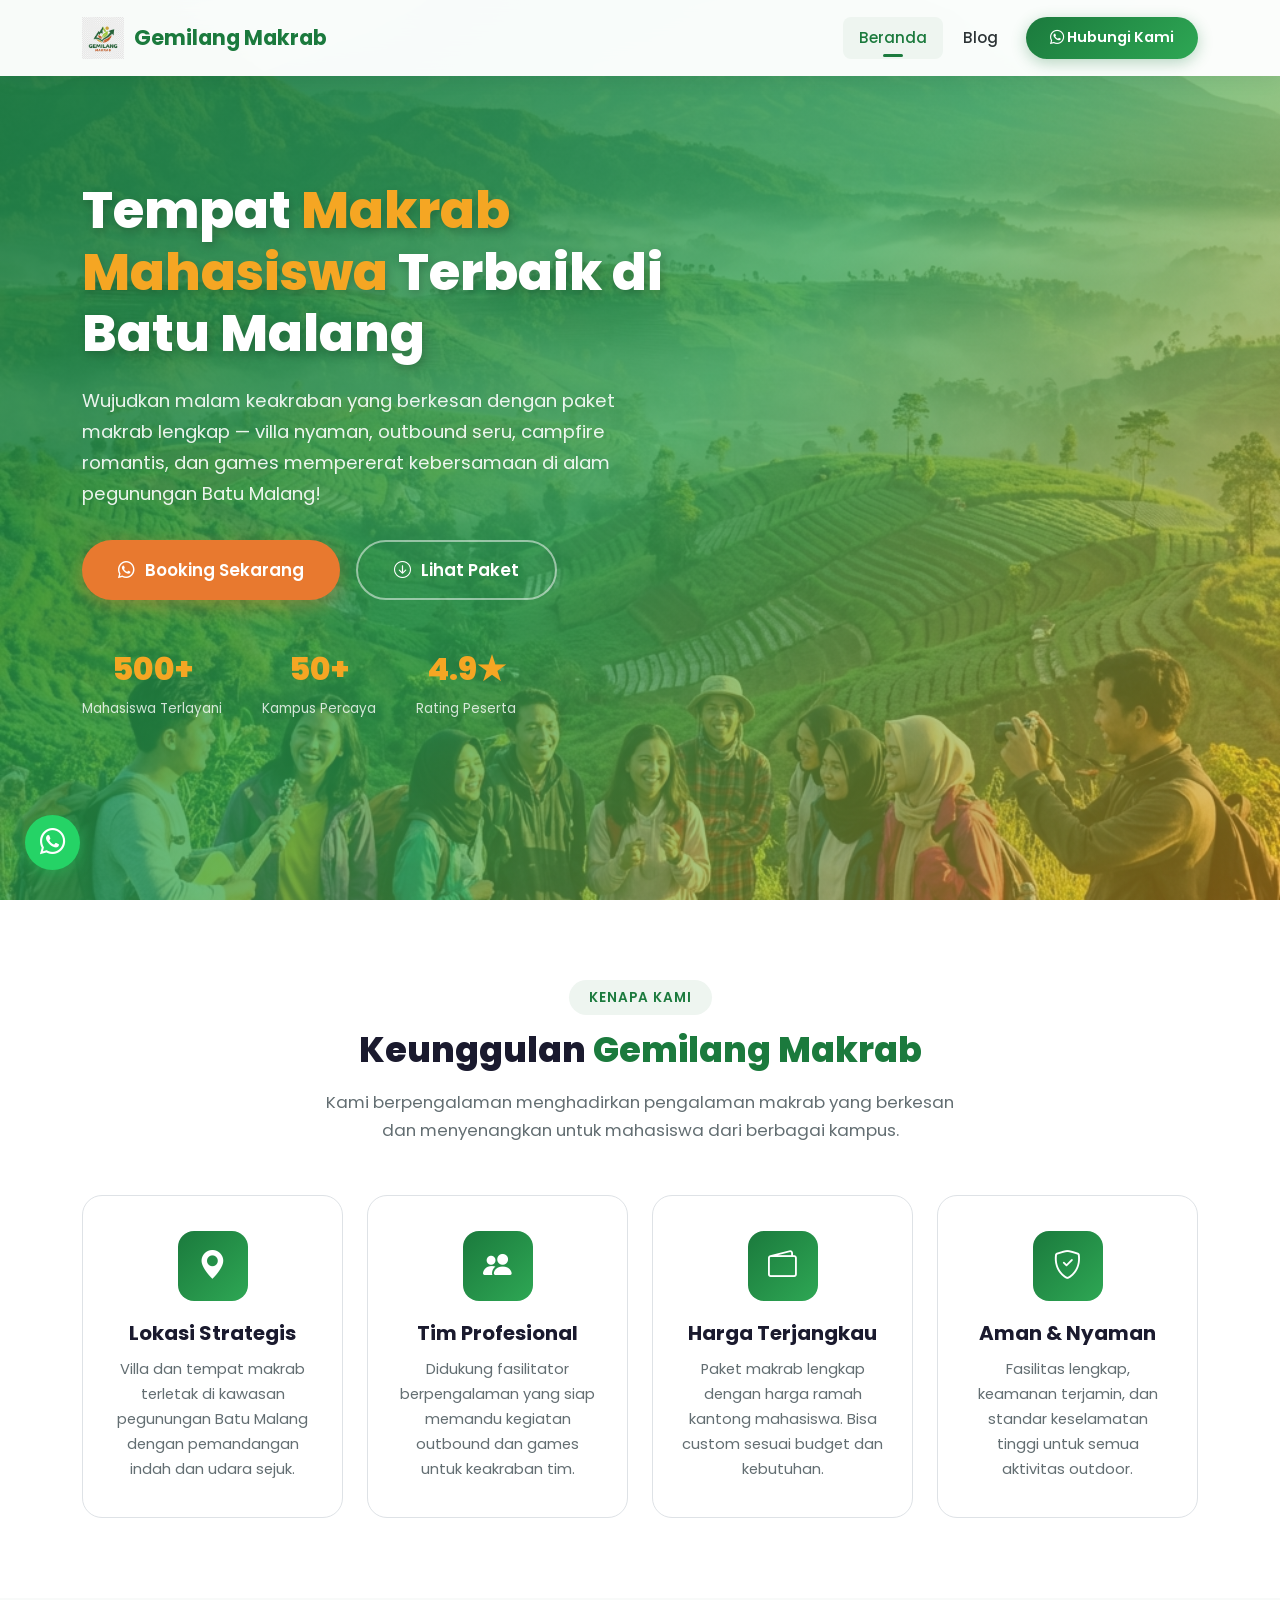
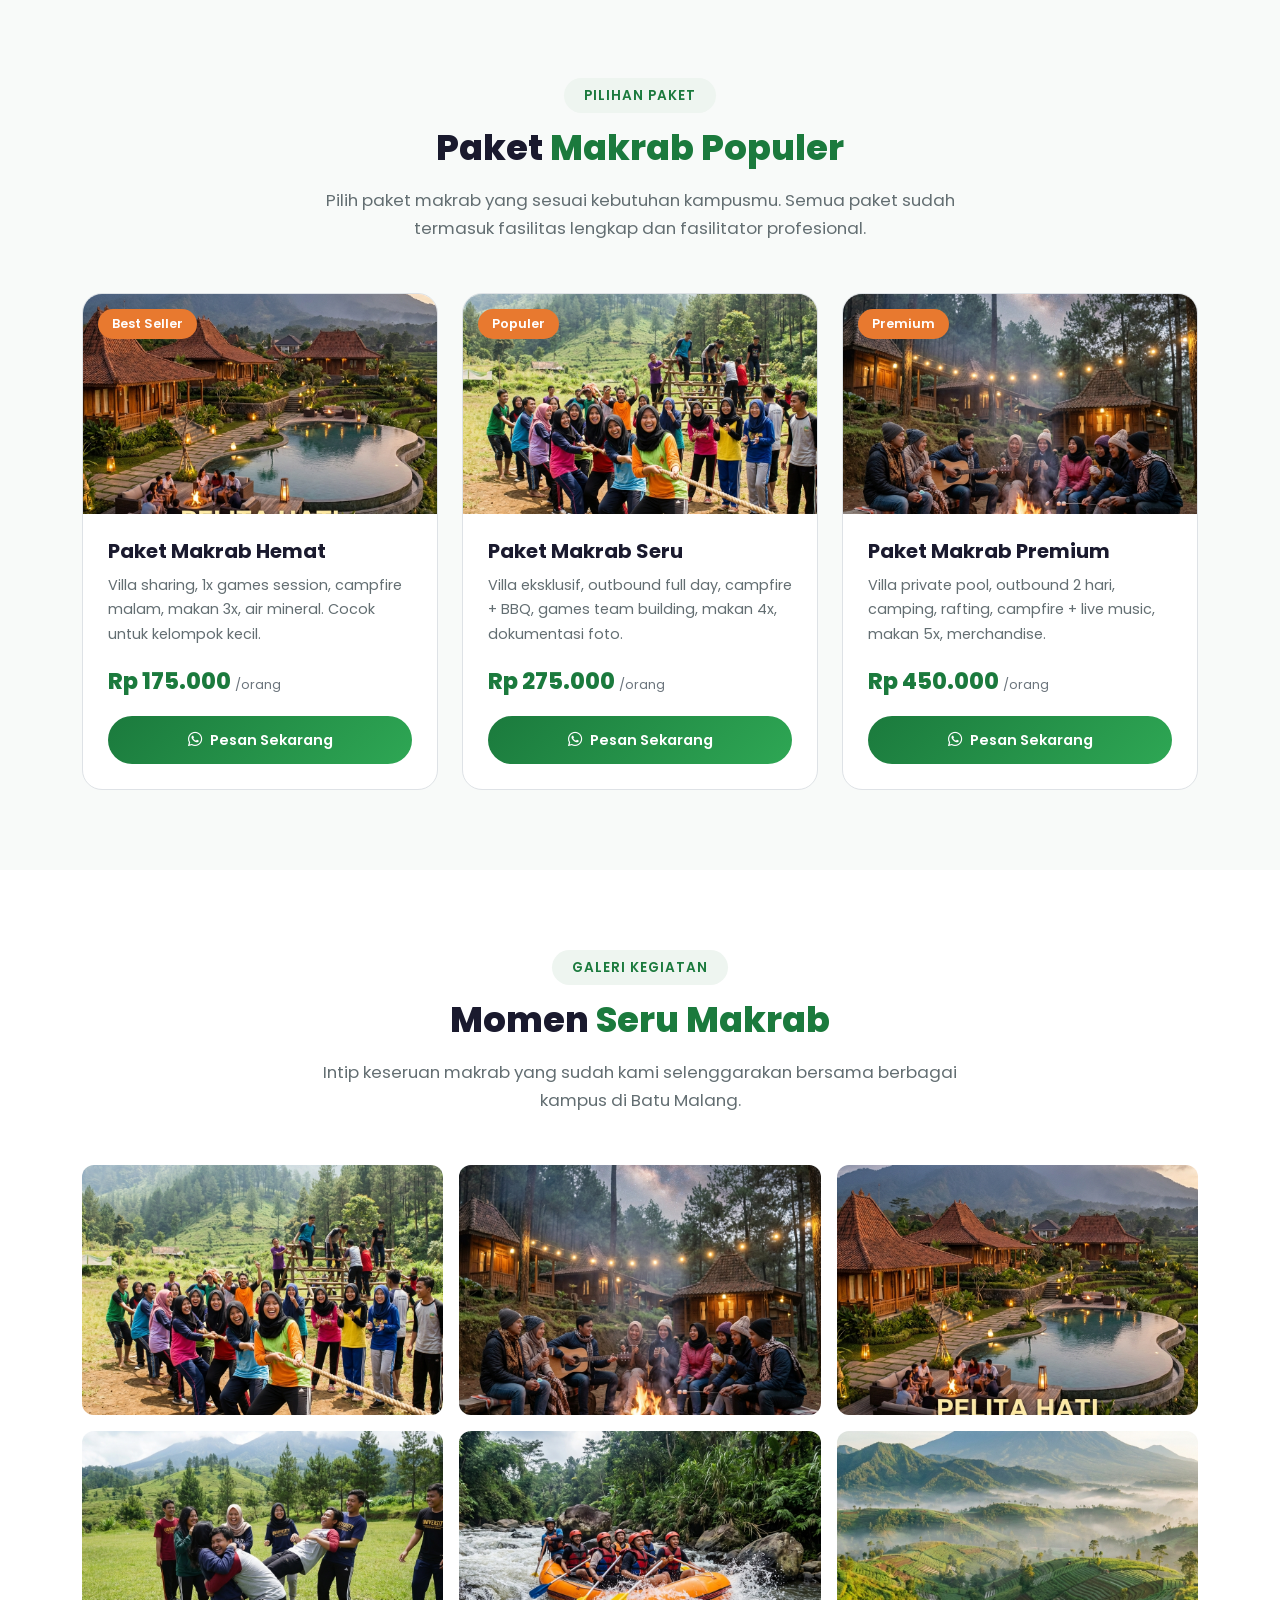
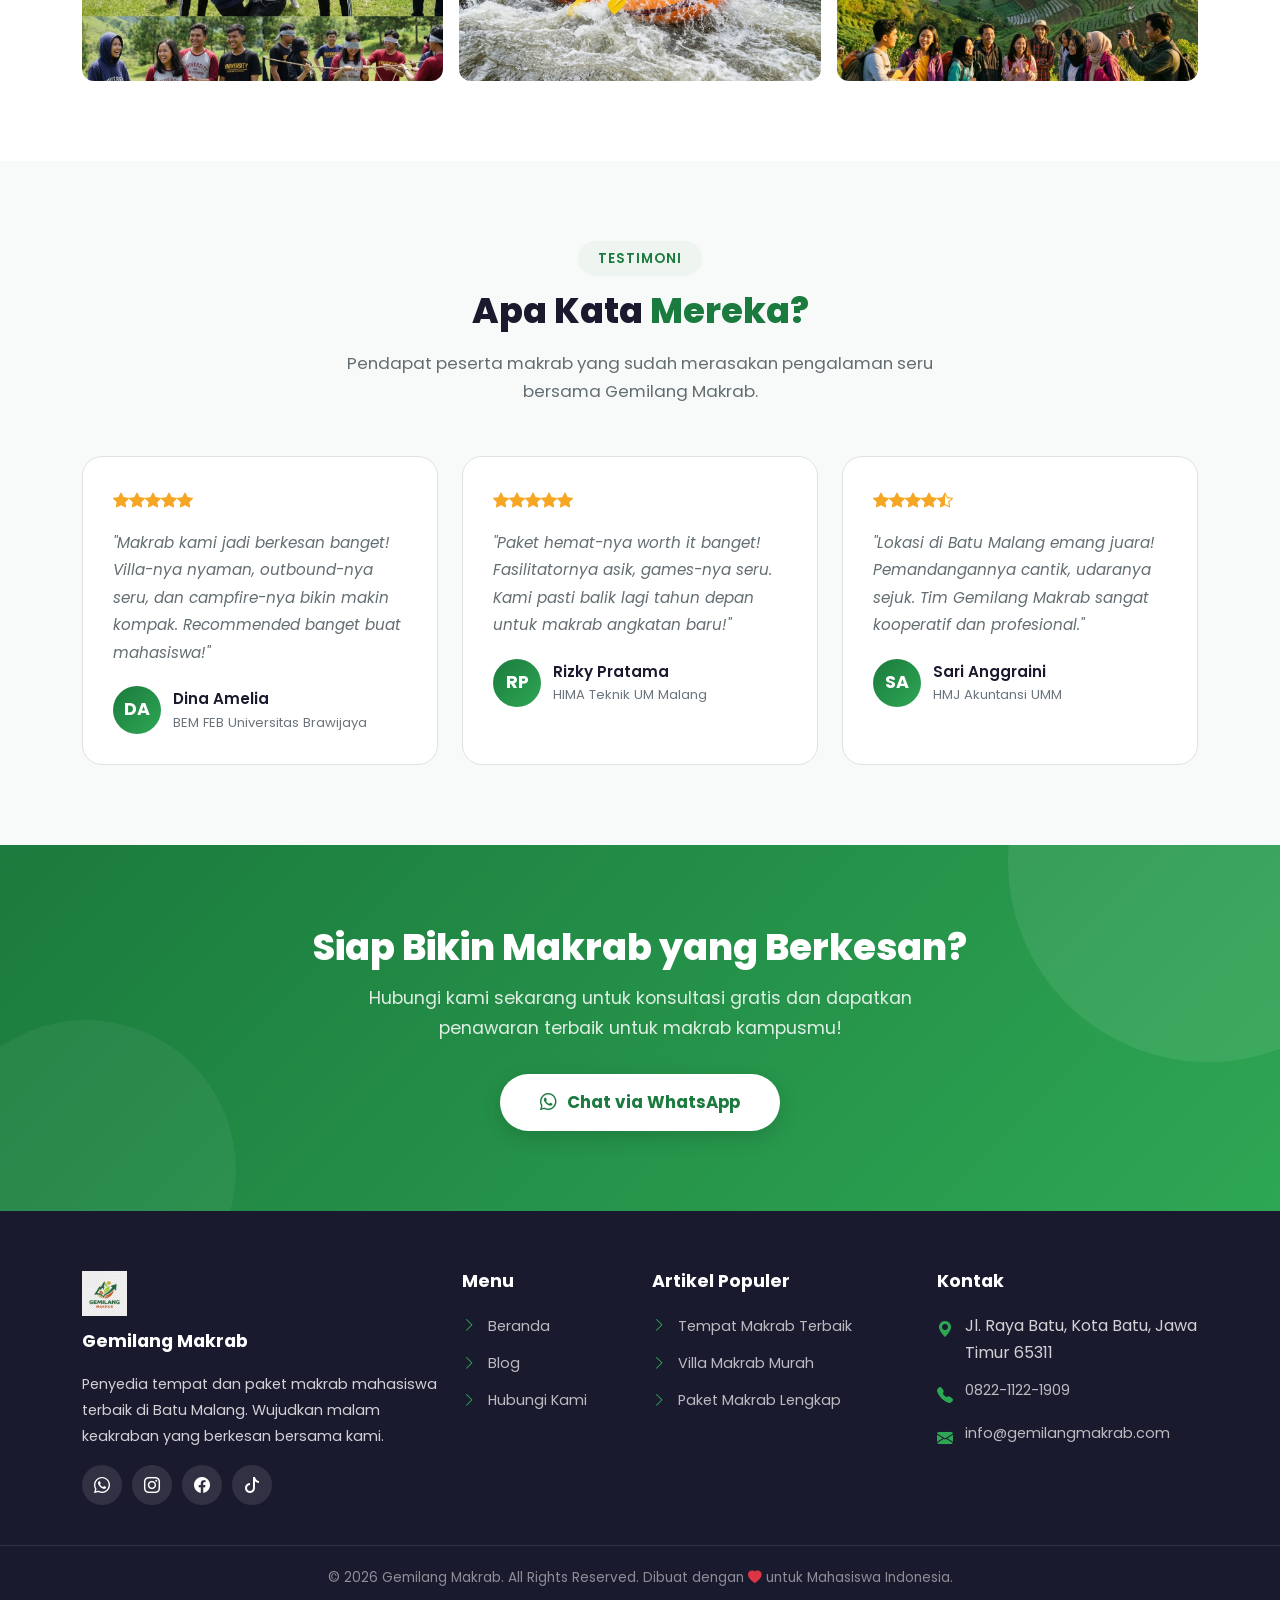
<file: index.html>
<!DOCTYPE html>
<html lang="id">
<head>
    <meta charset="UTF-8">
    <meta name="viewport" content="width=device-width, initial-scale=1.0">
    <meta http-equiv="X-UA-Compatible" content="IE=edge">
    <title>Tempat Makrab Mahasiswa Terbaik di Batu Malang | Gemilang Makrab</title>
    <meta name="description" content="Cari tempat makrab mahasiswa terbaik di Batu Malang? Gemilang Makrab menyediakan paket makrab lengkap dengan villa, outbound, campfire & games seru. Hubungi sekarang!">
    <meta name="keywords" content="tempat makrab mahasiswa batu malang, makrab mahasiswa, villa makrab batu, paket makrab murah, tempat makrab seru batu, malam keakraban mahasiswa, makrab outdoor batu malang, makrab batu, tempat gathering mahasiswa batu">
    <meta name="author" content="haidar">
    <meta name="robots" content="index, follow, max-snippet:-1, max-image-preview:large, max-video-preview:-1">
    <link rel="canonical" href="https://gemilangmakrab.com/">
    
    <!-- Open Graph -->
    <meta property="og:type" content="website">
    <meta property="og:title" content="Tempat Makrab Mahasiswa Terbaik di Batu Malang | Gemilang Makrab">
    <meta property="og:description" content="Cari tempat makrab mahasiswa terbaik di Batu Malang? Gemilang Makrab menyediakan paket makrab lengkap dengan villa, outbound, campfire & games seru.">
    <meta property="og:image" content="https://gemilangmakrab.com/images/hero.png">
    <meta property="og:url" content="https://gemilangmakrab.com/">
    <meta property="og:site_name" content="Gemilang Makrab">
    <meta property="og:locale" content="id_ID">
    
    <!-- Twitter Card -->
    <meta name="twitter:card" content="summary_large_image">
    <meta name="twitter:title" content="Tempat Makrab Mahasiswa Terbaik di Batu Malang">
    <meta name="twitter:description" content="Paket makrab mahasiswa lengkap dengan villa, outbound, campfire & games seru di Batu Malang.">
    <meta name="twitter:image" content="https://gemilangmakrab.com/images/hero.png">
    
    <!-- Favicon -->
    <link rel="icon" type="image/png" href="images/logo.png">
    <link rel="apple-touch-icon" href="images/logo.png">
    
    <!-- Google Search Console -->
    <meta name="google-site-verification" content="your-verification-code-here">
    
    <!-- Bootstrap 5.3 CSS -->
    <link href="https://cdn.jsdelivr.net/npm/bootstrap@5.3.2/dist/css/bootstrap.min.css" rel="stylesheet">
    <!-- Bootstrap Icons -->
    <link href="https://cdn.jsdelivr.net/npm/bootstrap-icons@1.11.2/font/bootstrap-icons.min.css" rel="stylesheet">
    <!-- Custom CSS -->
    <link href="css/style.css" rel="stylesheet">

    <!-- Schema.org JSON-LD -->
    <script type="application/ld+json">
    {
        "@context": "https://schema.org",
        "@type": "LocalBusiness",
        "name": "Gemilang Makrab",
        "description": "Penyedia tempat dan paket makrab mahasiswa terbaik di Batu Malang dengan fasilitas villa, outbound, campfire, dan games seru.",
        "image": "https://gemilangmakrab.com/images/hero.png",
        "url": "https://gemilangmakrab.com",
        "telephone": "+6282211221909",
        "address": {
            "@type": "PostalAddress",
            "streetAddress": "Jl. Raya Batu",
            "addressLocality": "Batu",
            "addressRegion": "Jawa Timur",
            "postalCode": "65311",
            "addressCountry": "ID"
        },
        "geo": {
            "@type": "GeoCoordinates",
            "latitude": "-7.8700",
            "longitude": "112.5233"
        },
        "priceRange": "Rp 150.000 - Rp 500.000",
        "openingHoursSpecification": {
            "@type": "OpeningHoursSpecification",
            "dayOfWeek": ["Monday","Tuesday","Wednesday","Thursday","Friday","Saturday","Sunday"],
            "opens": "08:00",
            "closes": "21:00"
        },
        "sameAs": [
            "https://wa.me/6282211221909"
        ]
    }
    </script>
    <script type="application/ld+json">
    {
        "@context": "https://schema.org",
        "@type": "WebSite",
        "name": "Gemilang Makrab",
        "url": "https://gemilangmakrab.com",
        "potentialAction": {
            "@type": "SearchAction",
            "target": "https://gemilangmakrab.com/?s={search_term_string}",
            "query-input": "required name=search_term_string"
        }
    }
    </script>
</head>
<body>

    <!-- ===== NAVBAR ===== -->
    <nav class="navbar navbar-expand-lg navbar-custom fixed-top" id="mainNavbar">
        <div class="container">
            <a class="navbar-brand" href="index.html">
                <img src="images/logo.png" alt="Gemilang Makrab Logo" width="42" height="42">
                Gemilang Makrab
            </a>
            <button class="navbar-toggler" type="button" data-bs-toggle="collapse" data-bs-target="#navbarNav" aria-controls="navbarNav" aria-expanded="false" aria-label="Toggle navigation">
                <i class="bi bi-list"></i>
            </button>
            <div class="collapse navbar-collapse" id="navbarNav">
                <ul class="navbar-nav ms-auto align-items-lg-center gap-1">
                    <li class="nav-item">
                        <a class="nav-link active" href="index.html">Beranda</a>
                    </li>
                    <li class="nav-item">
                        <a class="nav-link" href="blog.html">Blog</a>
                    </li>
                    <li class="nav-item ms-lg-2">
                        <a class="btn btn-nav-cta" href="https://wa.me/6282211221909?text=Halo%20Gemilang%20Makrab,%20saya%20ingin%20tanya%20paket%20makrab" target="_blank" rel="noopener">
                            <i class="bi bi-whatsapp"></i> Hubungi Kami
                        </a>
                    </li>
                </ul>
            </div>
        </div>
    </nav>

    <!-- ===== HERO SECTION ===== -->
    <section class="hero-section" style="background-image: url('images/hero.png');" id="hero">
        <div class="container">
            <div class="row align-items-center">
                <div class="col-lg-7">
                    <h1>Tempat <span>Makrab Mahasiswa</span> Terbaik di Batu Malang</h1>
                    <p>Wujudkan malam keakraban yang berkesan dengan paket makrab lengkap — villa nyaman, outbound seru, campfire romantis, dan games mempererat kebersamaan di alam pegunungan Batu Malang!</p>
                    <div class="d-flex flex-wrap gap-3">
                        <a href="https://wa.me/6282211221909?text=Halo%20Gemilang%20Makrab,%20saya%20ingin%20booking%20paket%20makrab" class="btn-hero" target="_blank" rel="noopener">
                            <i class="bi bi-whatsapp"></i> Booking Sekarang
                        </a>
                        <a href="#paket" class="btn-hero-outline">
                            <i class="bi bi-arrow-down-circle"></i> Lihat Paket
                        </a>
                    </div>
                    <div class="hero-stats">
                        <div class="hero-stat">
                            <h3>500+</h3>
                            <p>Mahasiswa Terlayani</p>
                        </div>
                        <div class="hero-stat">
                            <h3>50+</h3>
                            <p>Kampus Percaya</p>
                        </div>
                        <div class="hero-stat">
                            <h3>4.9★</h3>
                            <p>Rating Peserta</p>
                        </div>
                    </div>
                </div>
            </div>
        </div>
    </section>

    <!-- ===== KEUNGGULAN ===== -->
    <section class="section-padding" id="keunggulan">
        <div class="container">
            <div class="section-title">
                <span class="badge-label">Kenapa Kami</span>
                <h2>Keunggulan <span>Gemilang Makrab</span></h2>
                <p>Kami berpengalaman menghadirkan pengalaman makrab yang berkesan dan menyenangkan untuk mahasiswa dari berbagai kampus.</p>
            </div>
            <div class="row g-4">
                <div class="col-md-6 col-lg-3">
                    <div class="feature-card">
                        <div class="icon-box"><i class="bi bi-geo-alt-fill"></i></div>
                        <h5>Lokasi Strategis</h5>
                        <p>Villa dan tempat makrab terletak di kawasan pegunungan Batu Malang dengan pemandangan indah dan udara sejuk.</p>
                    </div>
                </div>
                <div class="col-md-6 col-lg-3">
                    <div class="feature-card">
                        <div class="icon-box"><i class="bi bi-people-fill"></i></div>
                        <h5>Tim Profesional</h5>
                        <p>Didukung fasilitator berpengalaman yang siap memandu kegiatan outbound dan games untuk keakraban tim.</p>
                    </div>
                </div>
                <div class="col-md-6 col-lg-3">
                    <div class="feature-card">
                        <div class="icon-box"><i class="bi bi-wallet2"></i></div>
                        <h5>Harga Terjangkau</h5>
                        <p>Paket makrab lengkap dengan harga ramah kantong mahasiswa. Bisa custom sesuai budget dan kebutuhan.</p>
                    </div>
                </div>
                <div class="col-md-6 col-lg-3">
                    <div class="feature-card">
                        <div class="icon-box"><i class="bi bi-shield-check"></i></div>
                        <h5>Aman & Nyaman</h5>
                        <p>Fasilitas lengkap, keamanan terjamin, dan standar keselamatan tinggi untuk semua aktivitas outdoor.</p>
                    </div>
                </div>
            </div>
        </div>
    </section>

    <!-- ===== PAKET MAKRAB ===== -->
    <section class="section-padding bg-light-section" id="paket">
        <div class="container">
            <div class="section-title">
                <span class="badge-label">Pilihan Paket</span>
                <h2>Paket <span>Makrab Populer</span></h2>
                <p>Pilih paket makrab yang sesuai kebutuhan kampusmu. Semua paket sudah termasuk fasilitas lengkap dan fasilitator profesional.</p>
            </div>
            <div class="row g-4">
                <div class="col-md-6 col-lg-4">
                    <div class="package-card">
                        <div class="card-img-wrapper">
                            <img src="images/villa-makrab.png" alt="Paket Makrab Hemat di Batu Malang" loading="lazy" width="400" height="220">
                            <span class="card-badge">Best Seller</span>
                        </div>
                        <div class="card-body">
                            <h5>Paket Makrab Hemat</h5>
                            <p>Villa sharing, 1x games session, campfire malam, makan 3x, air mineral. Cocok untuk kelompok kecil.</p>
                            <div class="price-tag">Rp 175.000 <small>/orang</small></div>
                            <a href="https://wa.me/6282211221909?text=Halo,%20saya%20tertarik%20Paket%20Makrab%20Hemat" class="btn-package" target="_blank" rel="noopener">
                                <i class="bi bi-whatsapp"></i> Pesan Sekarang
                            </a>
                        </div>
                    </div>
                </div>
                <div class="col-md-6 col-lg-4">
                    <div class="package-card">
                        <div class="card-img-wrapper">
                            <img src="images/outdoor-activity.png" alt="Paket Makrab Seru Outbound Batu Malang" loading="lazy" width="400" height="220">
                            <span class="card-badge">Populer</span>
                        </div>
                        <div class="card-body">
                            <h5>Paket Makrab Seru</h5>
                            <p>Villa eksklusif, outbound full day, campfire + BBQ, games team building, makan 4x, dokumentasi foto.</p>
                            <div class="price-tag">Rp 275.000 <small>/orang</small></div>
                            <a href="https://wa.me/6282211221909?text=Halo,%20saya%20tertarik%20Paket%20Makrab%20Seru" class="btn-package" target="_blank" rel="noopener">
                                <i class="bi bi-whatsapp"></i> Pesan Sekarang
                            </a>
                        </div>
                    </div>
                </div>
                <div class="col-md-6 col-lg-4">
                    <div class="package-card">
                        <div class="card-img-wrapper">
                            <img src="images/campfire.png" alt="Paket Makrab Premium Batu Malang" loading="lazy" width="400" height="220">
                            <span class="card-badge">Premium</span>
                        </div>
                        <div class="card-body">
                            <h5>Paket Makrab Premium</h5>
                            <p>Villa private pool, outbound 2 hari, camping, rafting, campfire + live music, makan 5x, merchandise.</p>
                            <div class="price-tag">Rp 450.000 <small>/orang</small></div>
                            <a href="https://wa.me/6282211221909?text=Halo,%20saya%20tertarik%20Paket%20Makrab%20Premium" class="btn-package" target="_blank" rel="noopener">
                                <i class="bi bi-whatsapp"></i> Pesan Sekarang
                            </a>
                        </div>
                    </div>
                </div>
            </div>
        </div>
    </section>

    <!-- ===== GALERI ===== -->
    <section class="section-padding" id="galeri">
        <div class="container">
            <div class="section-title">
                <span class="badge-label">Galeri Kegiatan</span>
                <h2>Momen <span>Seru Makrab</span></h2>
                <p>Intip keseruan makrab yang sudah kami selenggarakan bersama berbagai kampus di Batu Malang.</p>
            </div>
            <div class="row g-3">
                <div class="col-6 col-md-4">
                    <div class="gallery-item">
                        <img src="images/outdoor-activity.png" alt="Kegiatan outbound makrab mahasiswa di Batu Malang" loading="lazy" width="400" height="250">
                        <div class="gallery-overlay"><p>Outbound Seru</p></div>
                    </div>
                </div>
                <div class="col-6 col-md-4">
                    <div class="gallery-item">
                        <img src="images/campfire.png" alt="Campfire makrab mahasiswa di Batu" loading="lazy" width="400" height="250">
                        <div class="gallery-overlay"><p>Campfire Malam</p></div>
                    </div>
                </div>
                <div class="col-6 col-md-4">
                    <div class="gallery-item">
                        <img src="images/villa-makrab.png" alt="Villa makrab di Batu Malang" loading="lazy" width="400" height="250">
                        <div class="gallery-overlay"><p>Villa Nyaman</p></div>
                    </div>
                </div>
                <div class="col-6 col-md-4">
                    <div class="gallery-item">
                        <img src="images/team-building.png" alt="Team building makrab mahasiswa" loading="lazy" width="400" height="250">
                        <div class="gallery-overlay"><p>Team Building</p></div>
                    </div>
                </div>
                <div class="col-6 col-md-4">
                    <div class="gallery-item">
                        <img src="images/rafting.png" alt="Rafting makrab di Batu Malang" loading="lazy" width="400" height="250">
                        <div class="gallery-overlay"><p>Rafting Adventure</p></div>
                    </div>
                </div>
                <div class="col-6 col-md-4">
                    <div class="gallery-item">
                        <img src="images/hero.png" alt="Pemandangan alam Batu Malang untuk makrab" loading="lazy" width="400" height="250">
                        <div class="gallery-overlay"><p>Alam Indah Batu</p></div>
                    </div>
                </div>
            </div>
        </div>
    </section>

    <!-- ===== TESTIMONIAL ===== -->
    <section class="section-padding bg-light-section" id="testimonial">
        <div class="container">
            <div class="section-title">
                <span class="badge-label">Testimoni</span>
                <h2>Apa Kata <span>Mereka?</span></h2>
                <p>Pendapat peserta makrab yang sudah merasakan pengalaman seru bersama Gemilang Makrab.</p>
            </div>
            <div class="row g-4">
                <div class="col-md-6 col-lg-4">
                    <div class="testimonial-card">
                        <div class="stars">
                            <i class="bi bi-star-fill"></i><i class="bi bi-star-fill"></i><i class="bi bi-star-fill"></i><i class="bi bi-star-fill"></i><i class="bi bi-star-fill"></i>
                        </div>
                        <p class="quote">"Makrab kami jadi berkesan banget! Villa-nya nyaman, outbound-nya seru, dan campfire-nya bikin makin kompak. Recommended banget buat mahasiswa!"</p>
                        <div class="client-info">
                            <div class="client-avatar">DA</div>
                            <div>
                                <div class="client-name">Dina Amelia</div>
                                <div class="client-role">BEM FEB Universitas Brawijaya</div>
                            </div>
                        </div>
                    </div>
                </div>
                <div class="col-md-6 col-lg-4">
                    <div class="testimonial-card">
                        <div class="stars">
                            <i class="bi bi-star-fill"></i><i class="bi bi-star-fill"></i><i class="bi bi-star-fill"></i><i class="bi bi-star-fill"></i><i class="bi bi-star-fill"></i>
                        </div>
                        <p class="quote">"Paket hemat-nya worth it banget! Fasilitatornya asik, games-nya seru. Kami pasti balik lagi tahun depan untuk makrab angkatan baru!"</p>
                        <div class="client-info">
                            <div class="client-avatar">RP</div>
                            <div>
                                <div class="client-name">Rizky Pratama</div>
                                <div class="client-role">HIMA Teknik UM Malang</div>
                            </div>
                        </div>
                    </div>
                </div>
                <div class="col-md-6 col-lg-4">
                    <div class="testimonial-card">
                        <div class="stars">
                            <i class="bi bi-star-fill"></i><i class="bi bi-star-fill"></i><i class="bi bi-star-fill"></i><i class="bi bi-star-fill"></i><i class="bi bi-star-half"></i>
                        </div>
                        <p class="quote">"Lokasi di Batu Malang emang juara! Pemandangannya cantik, udaranya sejuk. Tim Gemilang Makrab sangat kooperatif dan profesional."</p>
                        <div class="client-info">
                            <div class="client-avatar">SA</div>
                            <div>
                                <div class="client-name">Sari Anggraini</div>
                                <div class="client-role">HMJ Akuntansi UMM</div>
                            </div>
                        </div>
                    </div>
                </div>
            </div>
        </div>
    </section>

    <!-- ===== CTA SECTION ===== -->
    <section class="cta-section text-center" id="cta">
        <div class="container position-relative" style="z-index: 2;">
            <h2>Siap Bikin Makrab yang Berkesan?</h2>
            <p>Hubungi kami sekarang untuk konsultasi gratis dan dapatkan penawaran terbaik untuk makrab kampusmu!</p>
            <a href="https://wa.me/6282211221909?text=Halo%20Gemilang%20Makrab,%20saya%20ingin%20konsultasi%20paket%20makrab" class="btn-cta" target="_blank" rel="noopener">
                <i class="bi bi-whatsapp"></i> Chat via WhatsApp
            </a>
        </div>
    </section>

    <!-- ===== FOOTER ===== -->
    <footer class="footer">
        <div class="container">
            <div class="row g-4">
                <div class="col-lg-4">
                    <div class="footer-brand">
                        <img src="images/logo.png" alt="Gemilang Makrab Logo" width="45" height="45">
                    </div>
                    <h5>Gemilang Makrab</h5>
                    <p>Penyedia tempat dan paket makrab mahasiswa terbaik di Batu Malang. Wujudkan malam keakraban yang berkesan bersama kami.</p>
                    <div class="footer-social">
                        <a href="https://wa.me/6282211221909" target="_blank" rel="noopener" aria-label="WhatsApp"><i class="bi bi-whatsapp"></i></a>
                        <a href="#" aria-label="Instagram"><i class="bi bi-instagram"></i></a>
                        <a href="#" aria-label="Facebook"><i class="bi bi-facebook"></i></a>
                        <a href="#" aria-label="TikTok"><i class="bi bi-tiktok"></i></a>
                    </div>
                </div>
                <div class="col-lg-2 col-md-4">
                    <h5>Menu</h5>
                    <ul class="footer-links">
                        <li><a href="index.html"><i class="bi bi-chevron-right"></i> Beranda</a></li>
                        <li><a href="blog.html"><i class="bi bi-chevron-right"></i> Blog</a></li>
                        <li><a href="https://wa.me/6282211221909" target="_blank" rel="noopener"><i class="bi bi-chevron-right"></i> Hubungi Kami</a></li>
                    </ul>
                </div>
                <div class="col-lg-3 col-md-4">
                    <h5>Artikel Populer</h5>
                    <ul class="footer-links">
                        <li><a href="tempat-makrab-mahasiswa-terbaik-di-batu-malang.html"><i class="bi bi-chevron-right"></i> Tempat Makrab Terbaik</a></li>
                        <li><a href="rekomendasi-villa-makrab-murah-di-batu.html"><i class="bi bi-chevron-right"></i> Villa Makrab Murah</a></li>
                        <li><a href="paket-makrab-mahasiswa-lengkap-di-batu-malang.html"><i class="bi bi-chevron-right"></i> Paket Makrab Lengkap</a></li>
                    </ul>
                </div>
                <div class="col-lg-3 col-md-4">
                    <h5>Kontak</h5>
                    <ul class="footer-links footer-contact">
                        <li><i class="bi bi-geo-alt-fill"></i> <span>Jl. Raya Batu, Kota Batu, Jawa Timur 65311</span></li>
                        <li><i class="bi bi-telephone-fill"></i> <a href="tel:+6282211221909">0822-1122-1909</a></li>
                        <li><i class="bi bi-envelope-fill"></i> <a href="mailto:info@gemilangmakrab.com">info@gemilangmakrab.com</a></li>
                    </ul>
                </div>
            </div>
        </div>
        <div class="footer-bottom">
            <div class="container">
                <p>&copy; 2026 Gemilang Makrab. All Rights Reserved. Dibuat dengan <i class="bi bi-heart-fill text-danger"></i> untuk Mahasiswa Indonesia.</p>
            </div>
        </div>
    </footer>

    <!-- ===== WHATSAPP FLOATING ===== -->
    <div class="wa-floating">
        <a href="https://wa.me/6282211221909?text=Halo%20Gemilang%20Makrab,%20saya%20ingin%20tanya%20tentang%20makrab" class="wa-btn" target="_blank" rel="noopener" aria-label="Chat WhatsApp">
            <i class="bi bi-whatsapp"></i>
        </a>
        <span class="wa-tooltip">Chat Kami di WhatsApp!</span>
    </div>

    <!-- ===== SCROLL TO TOP ===== -->
    <button class="scroll-top" id="scrollTop" aria-label="Scroll to top">
        <i class="bi bi-chevron-up"></i>
    </button>

    <!-- Bootstrap JS -->
    <script src="https://cdn.jsdelivr.net/npm/bootstrap@5.3.2/dist/js/bootstrap.bundle.min.js"></script>
    <script>
        // Navbar scroll effect
        window.addEventListener('scroll', function() {
            const navbar = document.getElementById('mainNavbar');
            if (window.scrollY > 50) {
                navbar.classList.add('scrolled');
            } else {
                navbar.classList.remove('scrolled');
            }
        });

        // Scroll to top button
        const scrollTopBtn = document.getElementById('scrollTop');
        window.addEventListener('scroll', function() {
            if (window.scrollY > 300) {
                scrollTopBtn.classList.add('active');
            } else {
                scrollTopBtn.classList.remove('active');
            }
        });

        scrollTopBtn.addEventListener('click', function() {
            window.scrollTo({ top: 0, behavior: 'smooth' });
        });

        // Close mobile nav on link click
        document.querySelectorAll('.navbar-nav .nav-link').forEach(function(link) {
            link.addEventListener('click', function() {
                var navCollapse = document.getElementById('navbarNav');
                var bsCollapse = bootstrap.Collapse.getInstance(navCollapse);
                if (bsCollapse) {
                    bsCollapse.hide();
                }
            });
        });
    </script>
</body>
</html>
</file>
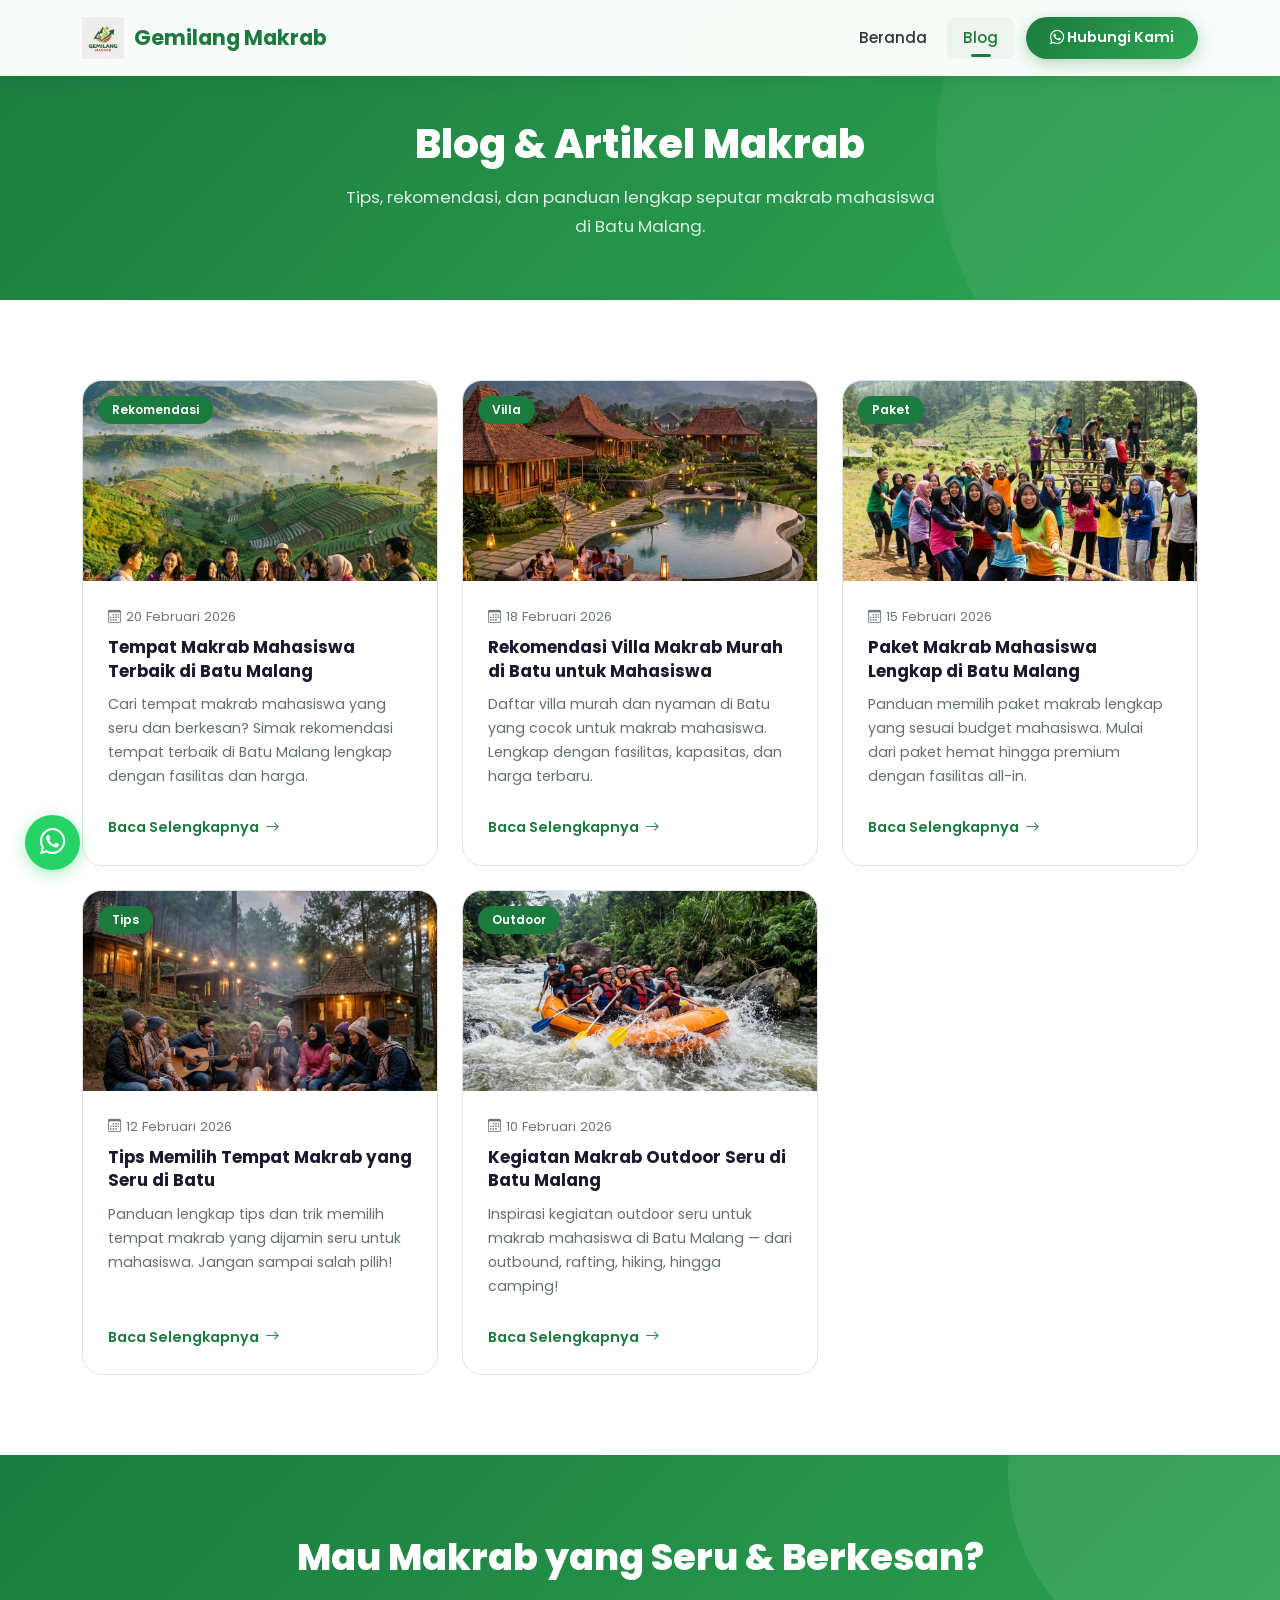
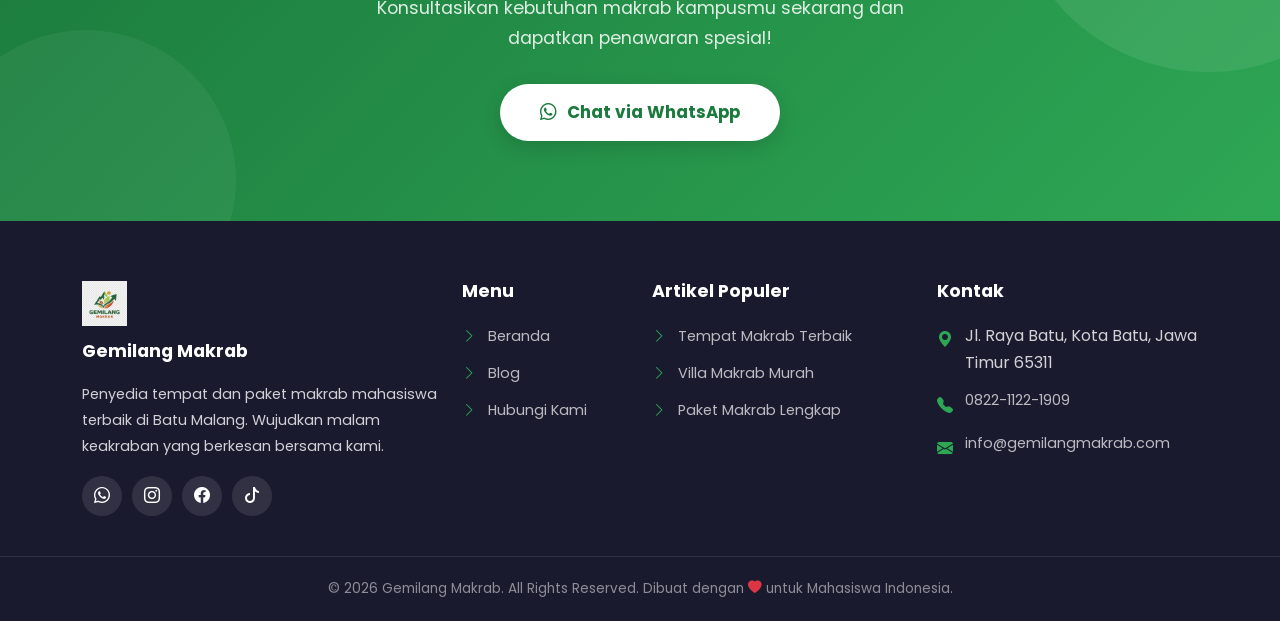
<file: blog.html>
<!DOCTYPE html>
<html lang="id">

<head>
    <meta charset="UTF-8">
    <meta name="viewport" content="width=device-width, initial-scale=1.0">
    <meta http-equiv="X-UA-Compatible" content="IE=edge">
    <title>Blog Makrab Mahasiswa di Batu Malang | Tips & Rekomendasi | Gemilang Makrab</title>
    <meta name="description"
        content="Baca artikel seputar tips makrab, rekomendasi tempat, villa murah, paket lengkap, dan kegiatan outdoor seru untuk mahasiswa di Batu Malang.">
    <meta name="keywords"
        content="blog makrab mahasiswa, tips makrab batu malang, rekomendasi villa makrab, paket makrab mahasiswa, kegiatan makrab outdoor, tempat makrab batu">
    <meta name="author" content="haidar">
    <meta name="robots" content="index, follow">
    <link rel="canonical" href="https://gemilangmakrab.com/blog.html">

    <!-- Open Graph -->
    <meta property="og:type" content="website">
    <meta property="og:title" content="Blog Makrab Mahasiswa di Batu Malang | Gemilang Makrab">
    <meta property="og:description" content="Tips, rekomendasi, dan panduan makrab mahasiswa di Batu Malang.">
    <meta property="og:image" content="https://gemilangmakrab.com/images/hero.png">
    <meta property="og:url" content="https://gemilangmakrab.com/blog.html">

    <!-- Twitter Card -->
    <meta name="twitter:card" content="summary_large_image">
    <meta name="twitter:title" content="Blog Makrab Mahasiswa di Batu Malang">
    <meta name="twitter:description" content="Tips, rekomendasi, dan panduan makrab mahasiswa di Batu Malang.">
    <meta name="twitter:image" content="https://gemilangmakrab.com/images/hero.png">

    <!-- Favicon -->
    <link rel="icon" type="image/png" href="images/logo.png">
    <link rel="apple-touch-icon" href="images/logo.png">

    <!-- Bootstrap 5.3 CSS -->
    <link href="https://cdn.jsdelivr.net/npm/bootstrap@5.3.2/dist/css/bootstrap.min.css" rel="stylesheet">
    <link href="https://cdn.jsdelivr.net/npm/bootstrap-icons@1.11.2/font/bootstrap-icons.min.css" rel="stylesheet">
    <link href="css/style.css" rel="stylesheet">

    <script type="application/ld+json">
    {
        "@context": "https://schema.org",
        "@type": "Blog",
        "name": "Blog Gemilang Makrab",
        "description": "Artikel seputar tempat makrab, tips, rekomendasi villa, dan kegiatan outdoor untuk mahasiswa di Batu Malang.",
        "url": "https://gemilangmakrab.com/blog.html",
        "publisher": {
            "@type": "Organization",
            "name": "Gemilang Makrab",
            "logo": {
                "@type": "ImageObject",
                "url": "https://gemilangmakrab.com/images/logo.png"
            }
        }
    }
    </script>
</head>

<body>

    <!-- ===== NAVBAR ===== -->
    <nav class="navbar navbar-expand-lg navbar-custom fixed-top" id="mainNavbar">
        <div class="container">
            <a class="navbar-brand" href="index.html">
                <img src="images/logo.png" alt="Gemilang Makrab Logo" width="42" height="42">
                Gemilang Makrab
            </a>
            <button class="navbar-toggler" type="button" data-bs-toggle="collapse" data-bs-target="#navbarNav"
                aria-controls="navbarNav" aria-expanded="false" aria-label="Toggle navigation">
                <i class="bi bi-list"></i>
            </button>
            <div class="collapse navbar-collapse" id="navbarNav">
                <ul class="navbar-nav ms-auto align-items-lg-center gap-1">
                    <li class="nav-item">
                        <a class="nav-link" href="index.html">Beranda</a>
                    </li>
                    <li class="nav-item">
                        <a class="nav-link active" href="blog.html">Blog</a>
                    </li>
                    <li class="nav-item ms-lg-2">
                        <a class="btn btn-nav-cta"
                            href="https://wa.me/6282211221909?text=Halo%20Gemilang%20Makrab,%20saya%20ingin%20tanya%20paket%20makrab"
                            target="_blank" rel="noopener">
                            <i class="bi bi-whatsapp"></i> Hubungi Kami
                        </a>
                    </li>
                </ul>
            </div>
        </div>
    </nav>

    <!-- ===== BLOG HERO ===== -->
    <section class="blog-hero">
        <div class="container position-relative" style="z-index: 2;">
            <h1>Blog & Artikel Makrab</h1>
            <p>Tips, rekomendasi, dan panduan lengkap seputar makrab mahasiswa di Batu Malang.</p>
        </div>
    </section>

    <!-- ===== BLOG LISTING ===== -->
    <section class="section-padding">
        <div class="container">
            <div class="row g-4">
                <!-- Blog 1 -->
                <div class="col-md-6 col-lg-4">
                    <div class="blog-card">
                        <div class="card-img-wrapper">
                            <img src="images/hero.png" alt="Tempat makrab mahasiswa terbaik di Batu Malang"
                                loading="lazy" width="400" height="200">
                            <span class="card-category">Rekomendasi</span>
                        </div>
                        <div class="card-body">
                            <div class="card-date"><i class="bi bi-calendar3"></i> 20 Februari 2026</div>
                            <h5>Tempat Makrab Mahasiswa Terbaik di Batu Malang</h5>
                            <p>Cari tempat makrab mahasiswa yang seru dan berkesan? Simak rekomendasi tempat terbaik di
                                Batu Malang lengkap dengan fasilitas dan harga.</p>
                            <a href="tempat-makrab-mahasiswa-terbaik-di-batu-malang.html" class="btn-read-more">Baca
                                Selengkapnya <i class="bi bi-arrow-right"></i></a>
                        </div>
                    </div>
                </div>
                <!-- Blog 2 -->
                <div class="col-md-6 col-lg-4">
                    <div class="blog-card">
                        <div class="card-img-wrapper">
                            <img src="images/villa-makrab.png" alt="Villa makrab murah di Batu untuk mahasiswa"
                                loading="lazy" width="400" height="200">
                            <span class="card-category">Villa</span>
                        </div>
                        <div class="card-body">
                            <div class="card-date"><i class="bi bi-calendar3"></i> 18 Februari 2026</div>
                            <h5>Rekomendasi Villa Makrab Murah di Batu untuk Mahasiswa</h5>
                            <p>Daftar villa murah dan nyaman di Batu yang cocok untuk makrab mahasiswa. Lengkap dengan
                                fasilitas, kapasitas, dan harga terbaru.</p>
                            <a href="rekomendasi-villa-makrab-murah-di-batu.html" class="btn-read-more">Baca
                                Selengkapnya <i class="bi bi-arrow-right"></i></a>
                        </div>
                    </div>
                </div>
                <!-- Blog 3 -->
                <div class="col-md-6 col-lg-4">
                    <div class="blog-card">
                        <div class="card-img-wrapper">
                            <img src="images/outdoor-activity.png" alt="Paket makrab mahasiswa lengkap di Batu Malang"
                                loading="lazy" width="400" height="200">
                            <span class="card-category">Paket</span>
                        </div>
                        <div class="card-body">
                            <div class="card-date"><i class="bi bi-calendar3"></i> 15 Februari 2026</div>
                            <h5>Paket Makrab Mahasiswa Lengkap di Batu Malang</h5>
                            <p>Panduan memilih paket makrab lengkap yang sesuai budget mahasiswa. Mulai dari paket hemat
                                hingga premium dengan fasilitas all-in.</p>
                            <a href="paket-makrab-mahasiswa-lengkap-di-batu-malang.html" class="btn-read-more">Baca
                                Selengkapnya <i class="bi bi-arrow-right"></i></a>
                        </div>
                    </div>
                </div>
                <!-- Blog 4 -->
                <div class="col-md-6 col-lg-4">
                    <div class="blog-card">
                        <div class="card-img-wrapper">
                            <img src="images/campfire.png" alt="Tips memilih tempat makrab yang seru di Batu"
                                loading="lazy" width="400" height="200">
                            <span class="card-category">Tips</span>
                        </div>
                        <div class="card-body">
                            <div class="card-date"><i class="bi bi-calendar3"></i> 12 Februari 2026</div>
                            <h5>Tips Memilih Tempat Makrab yang Seru di Batu</h5>
                            <p>Panduan lengkap tips dan trik memilih tempat makrab yang dijamin seru untuk mahasiswa.
                                Jangan sampai salah pilih!</p>
                            <a href="tips-memilih-tempat-makrab-yang-seru-di-batu.html" class="btn-read-more">Baca
                                Selengkapnya <i class="bi bi-arrow-right"></i></a>
                        </div>
                    </div>
                </div>
                <!-- Blog 5 -->
                <div class="col-md-6 col-lg-4">
                    <div class="blog-card">
                        <div class="card-img-wrapper">
                            <img src="images/rafting.png" alt="Kegiatan makrab outdoor seru di Batu Malang"
                                loading="lazy" width="400" height="200">
                            <span class="card-category">Outdoor</span>
                        </div>
                        <div class="card-body">
                            <div class="card-date"><i class="bi bi-calendar3"></i> 10 Februari 2026</div>
                            <h5>Kegiatan Makrab Outdoor Seru di Batu Malang</h5>
                            <p>Inspirasi kegiatan outdoor seru untuk makrab mahasiswa di Batu Malang — dari outbound,
                                rafting, hiking, hingga camping!</p>
                            <a href="kegiatan-makrab-outdoor-di-batu-malang.html" class="btn-read-more">Baca
                                Selengkapnya <i class="bi bi-arrow-right"></i></a>
                        </div>
                    </div>
                </div>
            </div>
        </div>
    </section>

    <!-- ===== CTA SECTION ===== -->
    <section class="cta-section text-center">
        <div class="container position-relative" style="z-index: 2;">
            <h2>Mau Makrab yang Seru & Berkesan?</h2>
            <p>Konsultasikan kebutuhan makrab kampusmu sekarang dan dapatkan penawaran spesial!</p>
            <a href="https://wa.me/6282211221909?text=Halo%20Gemilang%20Makrab,%20saya%20ingin%20konsultasi%20paket%20makrab"
                class="btn-cta" target="_blank" rel="noopener">
                <i class="bi bi-whatsapp"></i> Chat via WhatsApp
            </a>
        </div>
    </section>

    <!-- ===== FOOTER ===== -->
    <footer class="footer">
        <div class="container">
            <div class="row g-4">
                <div class="col-lg-4">
                    <div class="footer-brand">
                        <img src="images/logo.png" alt="Gemilang Makrab Logo" width="45" height="45">
                    </div>
                    <h5>Gemilang Makrab</h5>
                    <p>Penyedia tempat dan paket makrab mahasiswa terbaik di Batu Malang. Wujudkan malam keakraban yang
                        berkesan bersama kami.</p>
                    <div class="footer-social">
                        <a href="https://wa.me/6282211221909" target="_blank" rel="noopener" aria-label="WhatsApp"><i
                                class="bi bi-whatsapp"></i></a>
                        <a href="#" aria-label="Instagram"><i class="bi bi-instagram"></i></a>
                        <a href="#" aria-label="Facebook"><i class="bi bi-facebook"></i></a>
                        <a href="#" aria-label="TikTok"><i class="bi bi-tiktok"></i></a>
                    </div>
                </div>
                <div class="col-lg-2 col-md-4">
                    <h5>Menu</h5>
                    <ul class="footer-links">
                        <li><a href="index.html"><i class="bi bi-chevron-right"></i> Beranda</a></li>
                        <li><a href="blog.html"><i class="bi bi-chevron-right"></i> Blog</a></li>
                        <li><a href="https://wa.me/6282211221909" target="_blank" rel="noopener"><i
                                    class="bi bi-chevron-right"></i> Hubungi Kami</a></li>
                    </ul>
                </div>
                <div class="col-lg-3 col-md-4">
                    <h5>Artikel Populer</h5>
                    <ul class="footer-links">
                        <li><a href="tempat-makrab-mahasiswa-terbaik-di-batu-malang.html"><i
                                    class="bi bi-chevron-right"></i> Tempat Makrab Terbaik</a></li>
                        <li><a href="rekomendasi-villa-makrab-murah-di-batu.html"><i class="bi bi-chevron-right"></i>
                                Villa Makrab Murah</a></li>
                        <li><a href="paket-makrab-mahasiswa-lengkap-di-batu-malang.html"><i
                                    class="bi bi-chevron-right"></i> Paket Makrab Lengkap</a></li>
                    </ul>
                </div>
                <div class="col-lg-3 col-md-4">
                    <h5>Kontak</h5>
                    <ul class="footer-links footer-contact">
                        <li><i class="bi bi-geo-alt-fill"></i> <span>Jl. Raya Batu, Kota Batu, Jawa Timur 65311</span>
                        </li>
                        <li><i class="bi bi-telephone-fill"></i> <a href="tel:+6282211221909">0822-1122-1909</a></li>
                        <li><i class="bi bi-envelope-fill"></i> <a
                                href="mailto:info@gemilangmakrab.com">info@gemilangmakrab.com</a></li>
                    </ul>
                </div>
            </div>
        </div>
        <div class="footer-bottom">
            <div class="container">
                <p>&copy; 2026 Gemilang Makrab. All Rights Reserved. Dibuat dengan <i
                        class="bi bi-heart-fill text-danger"></i> untuk Mahasiswa Indonesia.</p>
            </div>
        </div>
    </footer>

    <!-- ===== WHATSAPP FLOATING ===== -->
    <div class="wa-floating">
        <a href="https://wa.me/6282211221909?text=Halo%20Gemilang%20Makrab,%20saya%20ingin%20tanya%20tentang%20makrab"
            class="wa-btn" target="_blank" rel="noopener" aria-label="Chat WhatsApp">
            <i class="bi bi-whatsapp"></i>
        </a>
        <span class="wa-tooltip">Chat Kami di WhatsApp!</span>
    </div>

    <!-- ===== SCROLL TO TOP ===== -->
    <button class="scroll-top" id="scrollTop" aria-label="Scroll to top">
        <i class="bi bi-chevron-up"></i>
    </button>

    <script src="https://cdn.jsdelivr.net/npm/bootstrap@5.3.2/dist/js/bootstrap.bundle.min.js"></script>
    <script>
        window.addEventListener('scroll', function () {
            const navbar = document.getElementById('mainNavbar');
            const scrollTopBtn = document.getElementById('scrollTop');
            if (window.scrollY > 50) { navbar.classList.add('scrolled'); } else { navbar.classList.remove('scrolled'); }
            if (window.scrollY > 300) { scrollTopBtn.classList.add('active'); } else { scrollTopBtn.classList.remove('active'); }
        });
        document.getElementById('scrollTop').addEventListener('click', function () {
            window.scrollTo({ top: 0, behavior: 'smooth' });
        });
        document.querySelectorAll('.navbar-nav .nav-link').forEach(function (link) {
            link.addEventListener('click', function () {
                var navCollapse = document.getElementById('navbarNav');
                var bsCollapse = bootstrap.Collapse.getInstance(navCollapse);
                if (bsCollapse) bsCollapse.hide();
            });
        });
    </script>
</body>

</html>
</file>
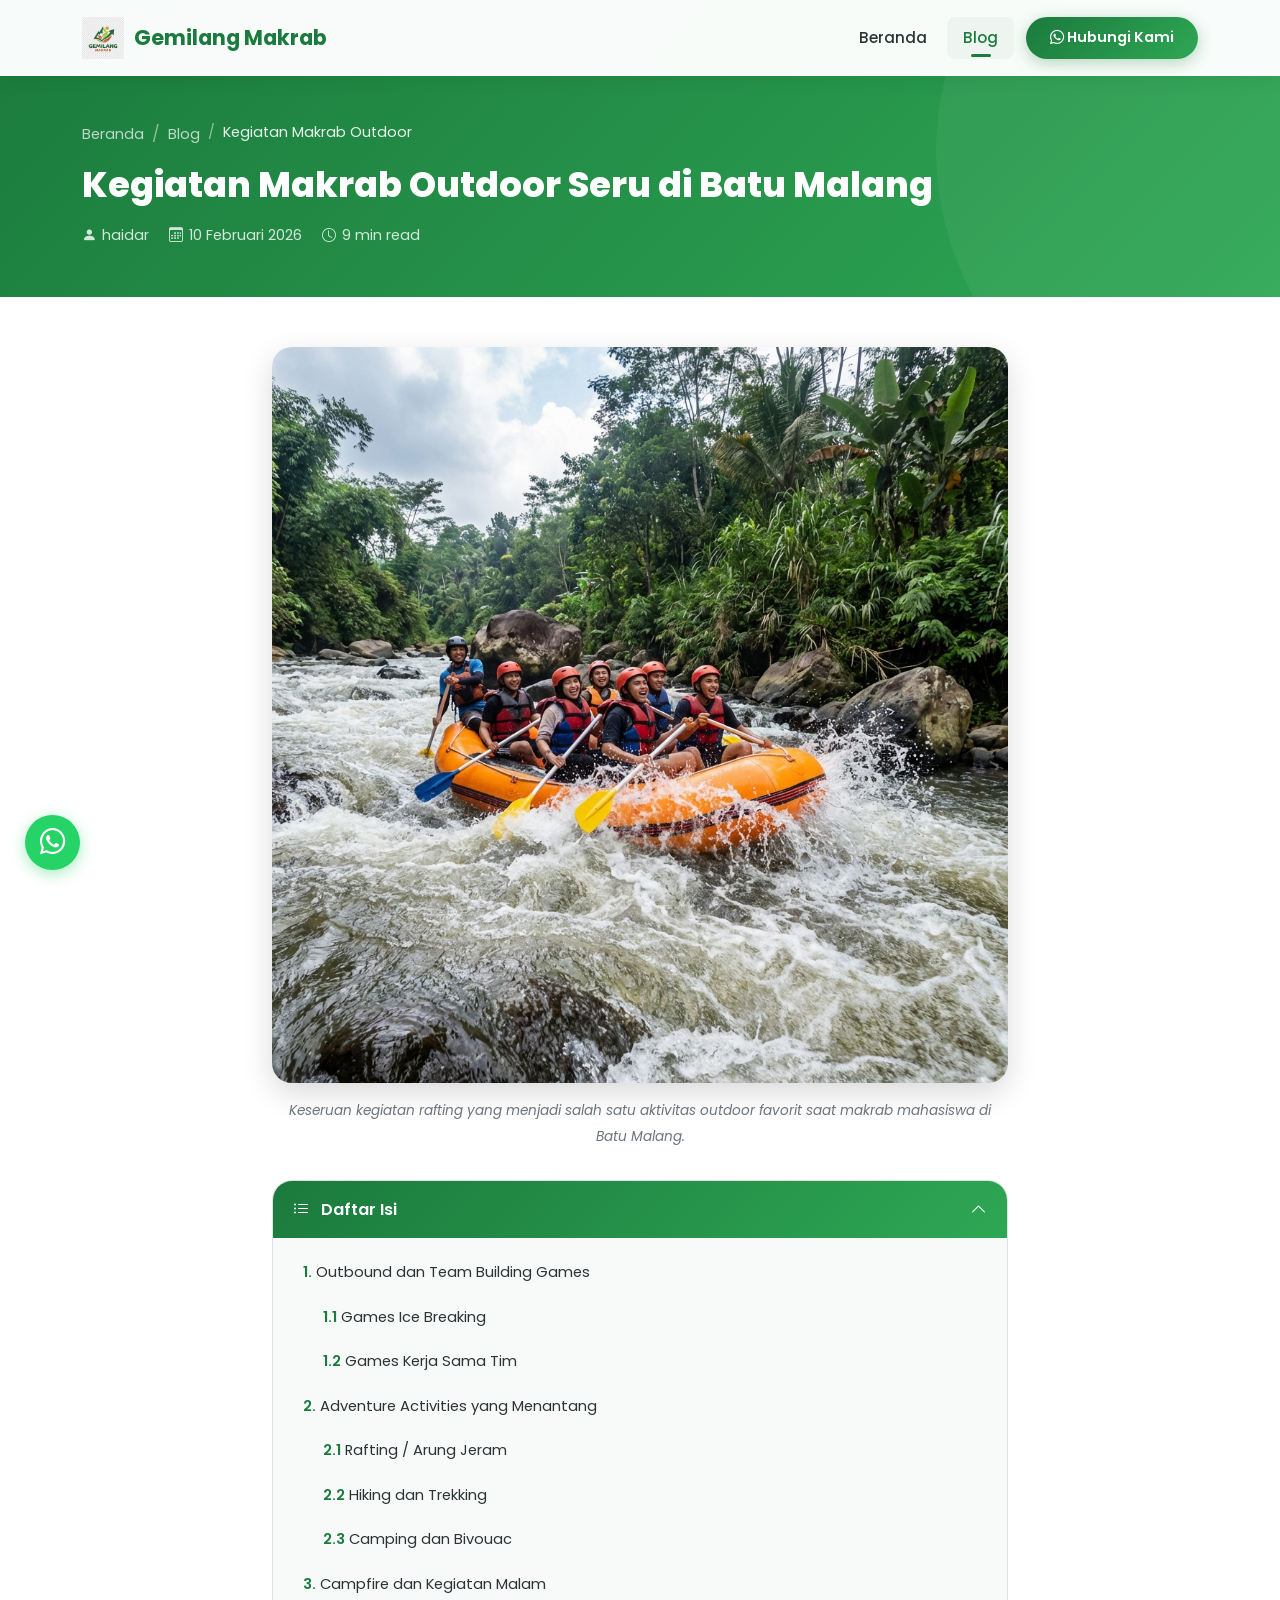
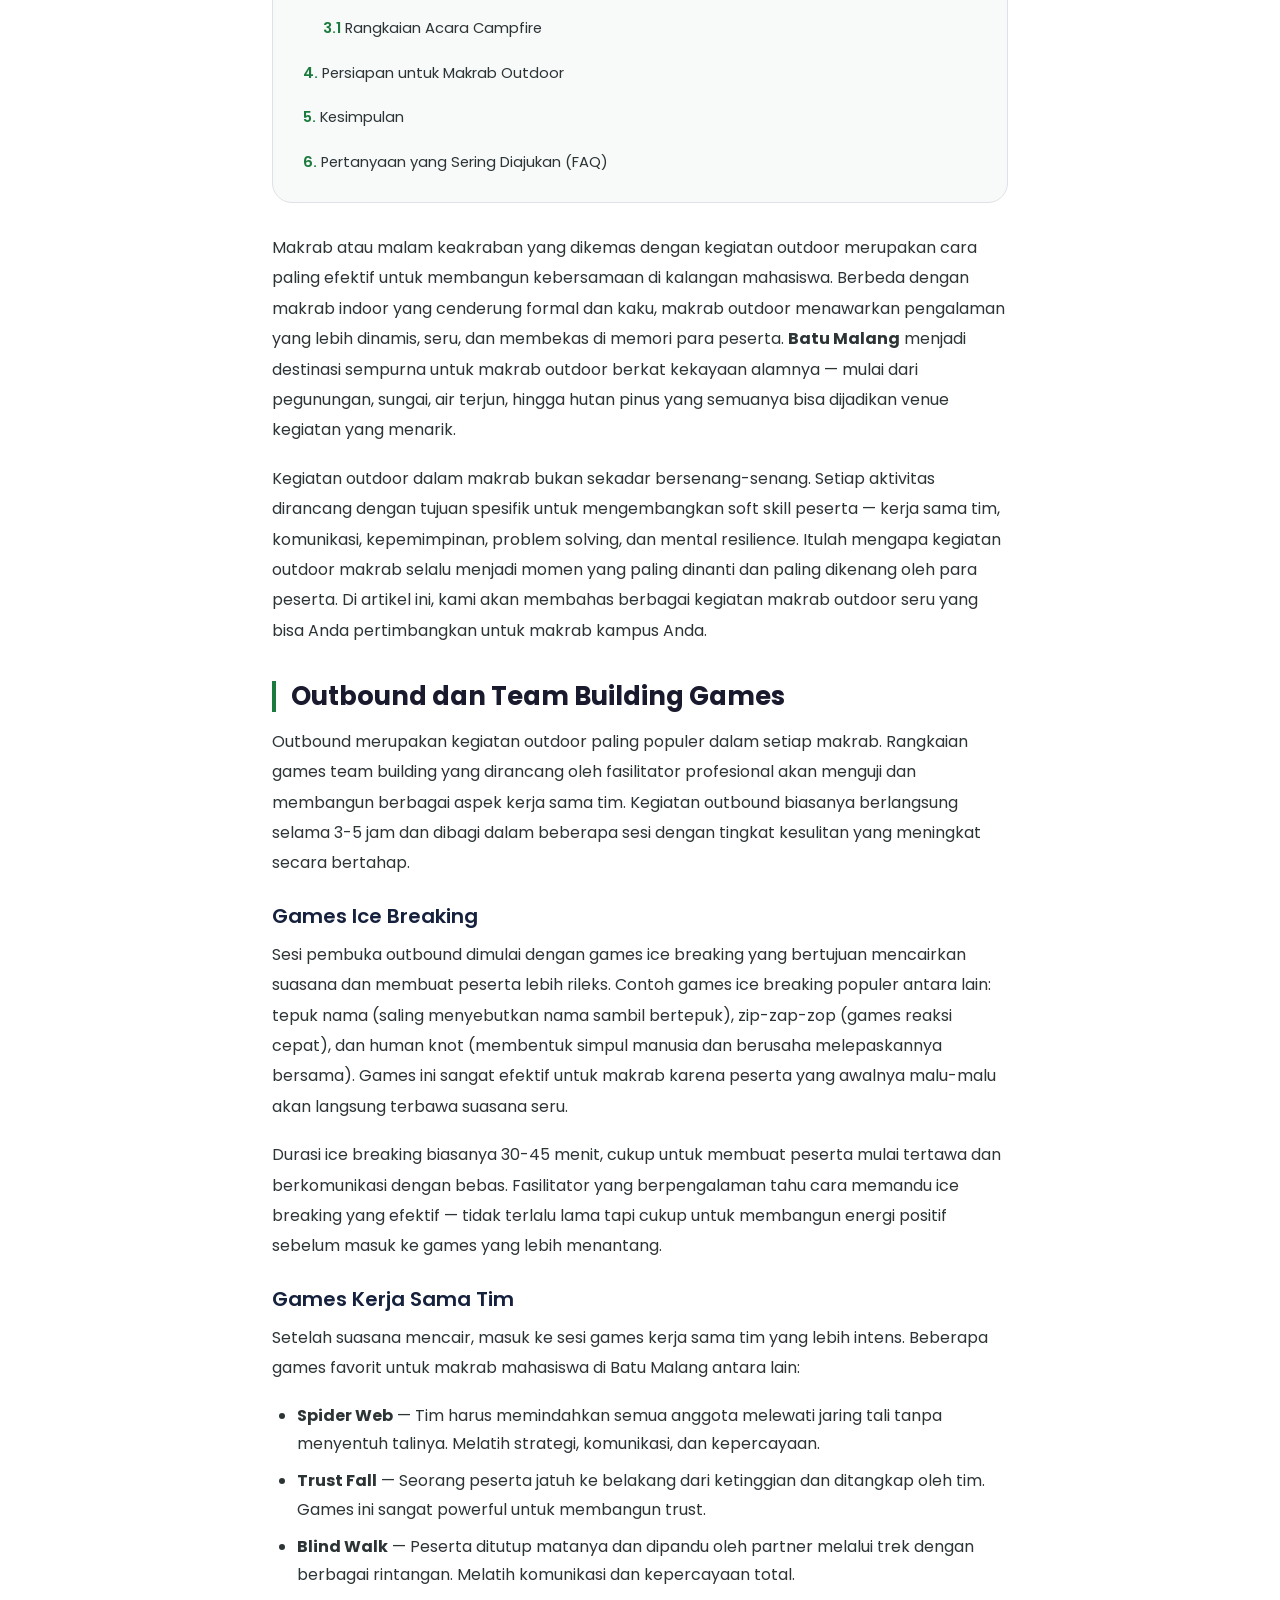
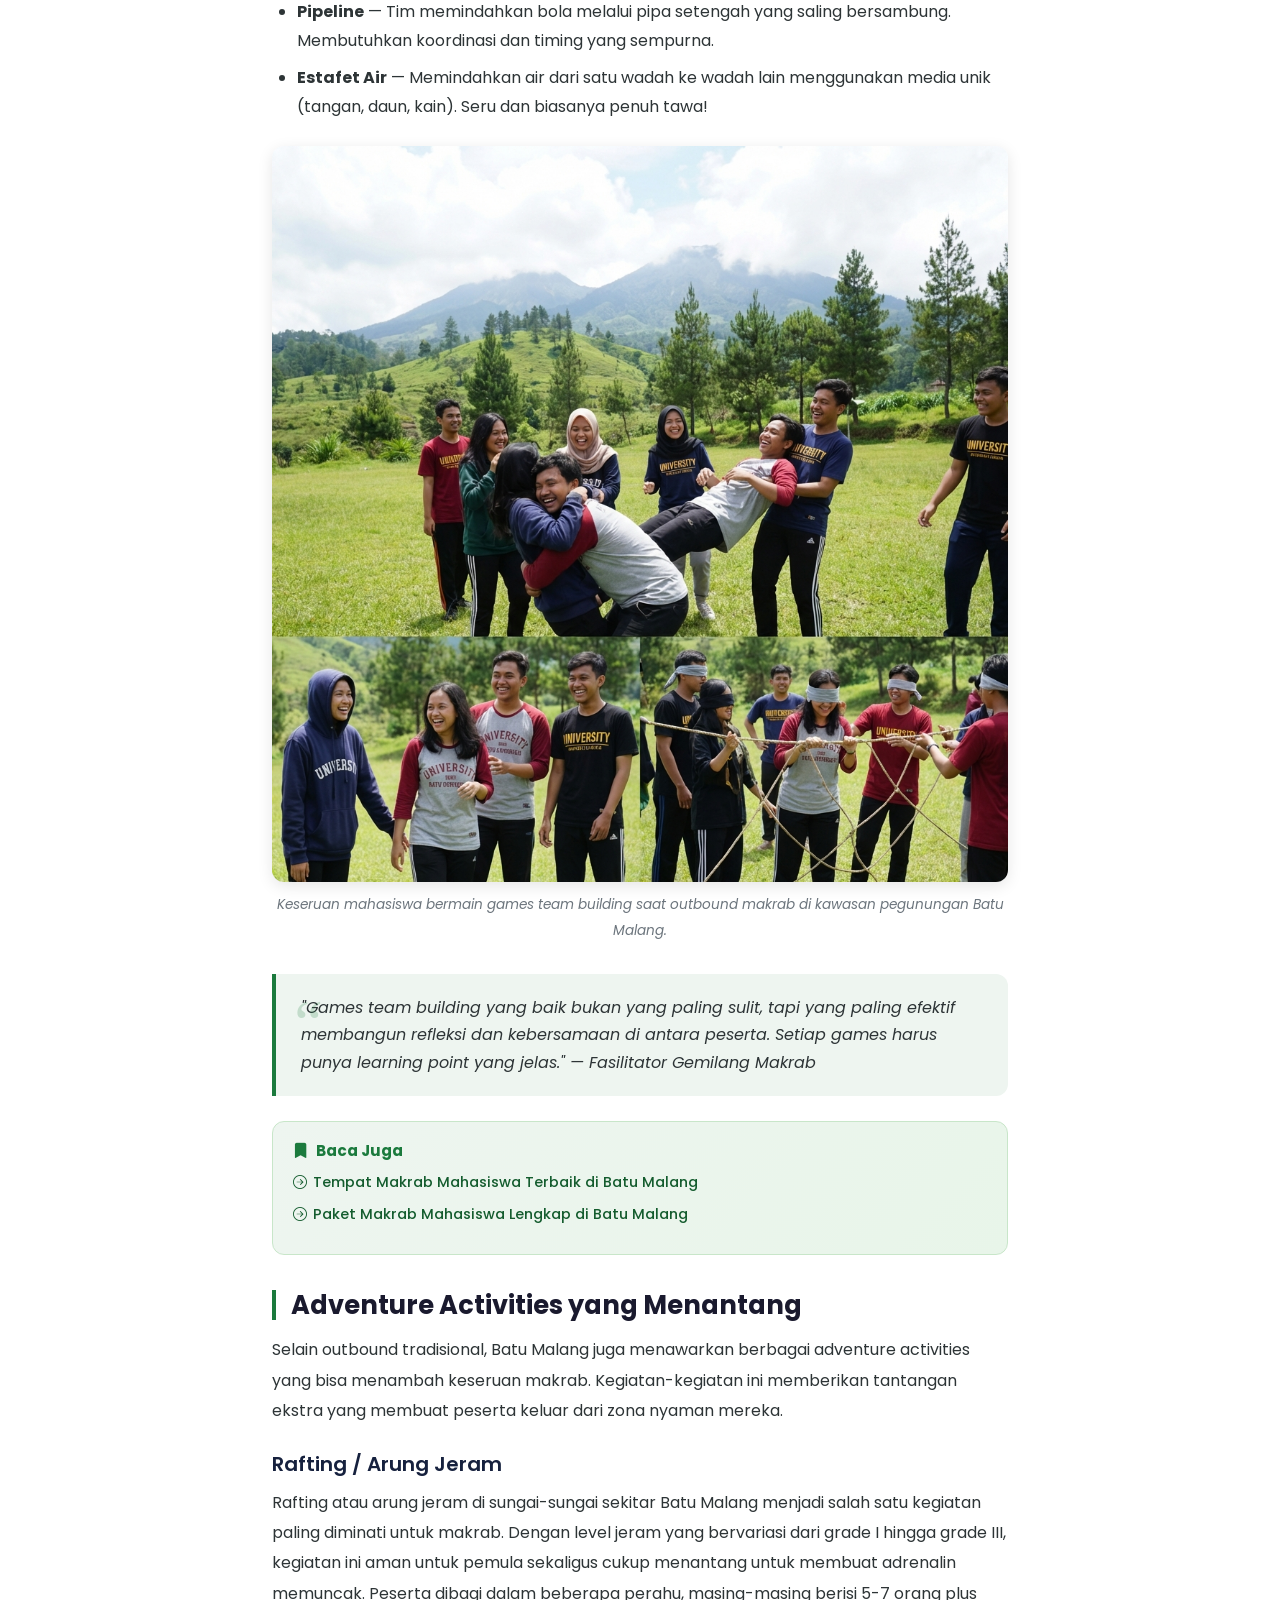
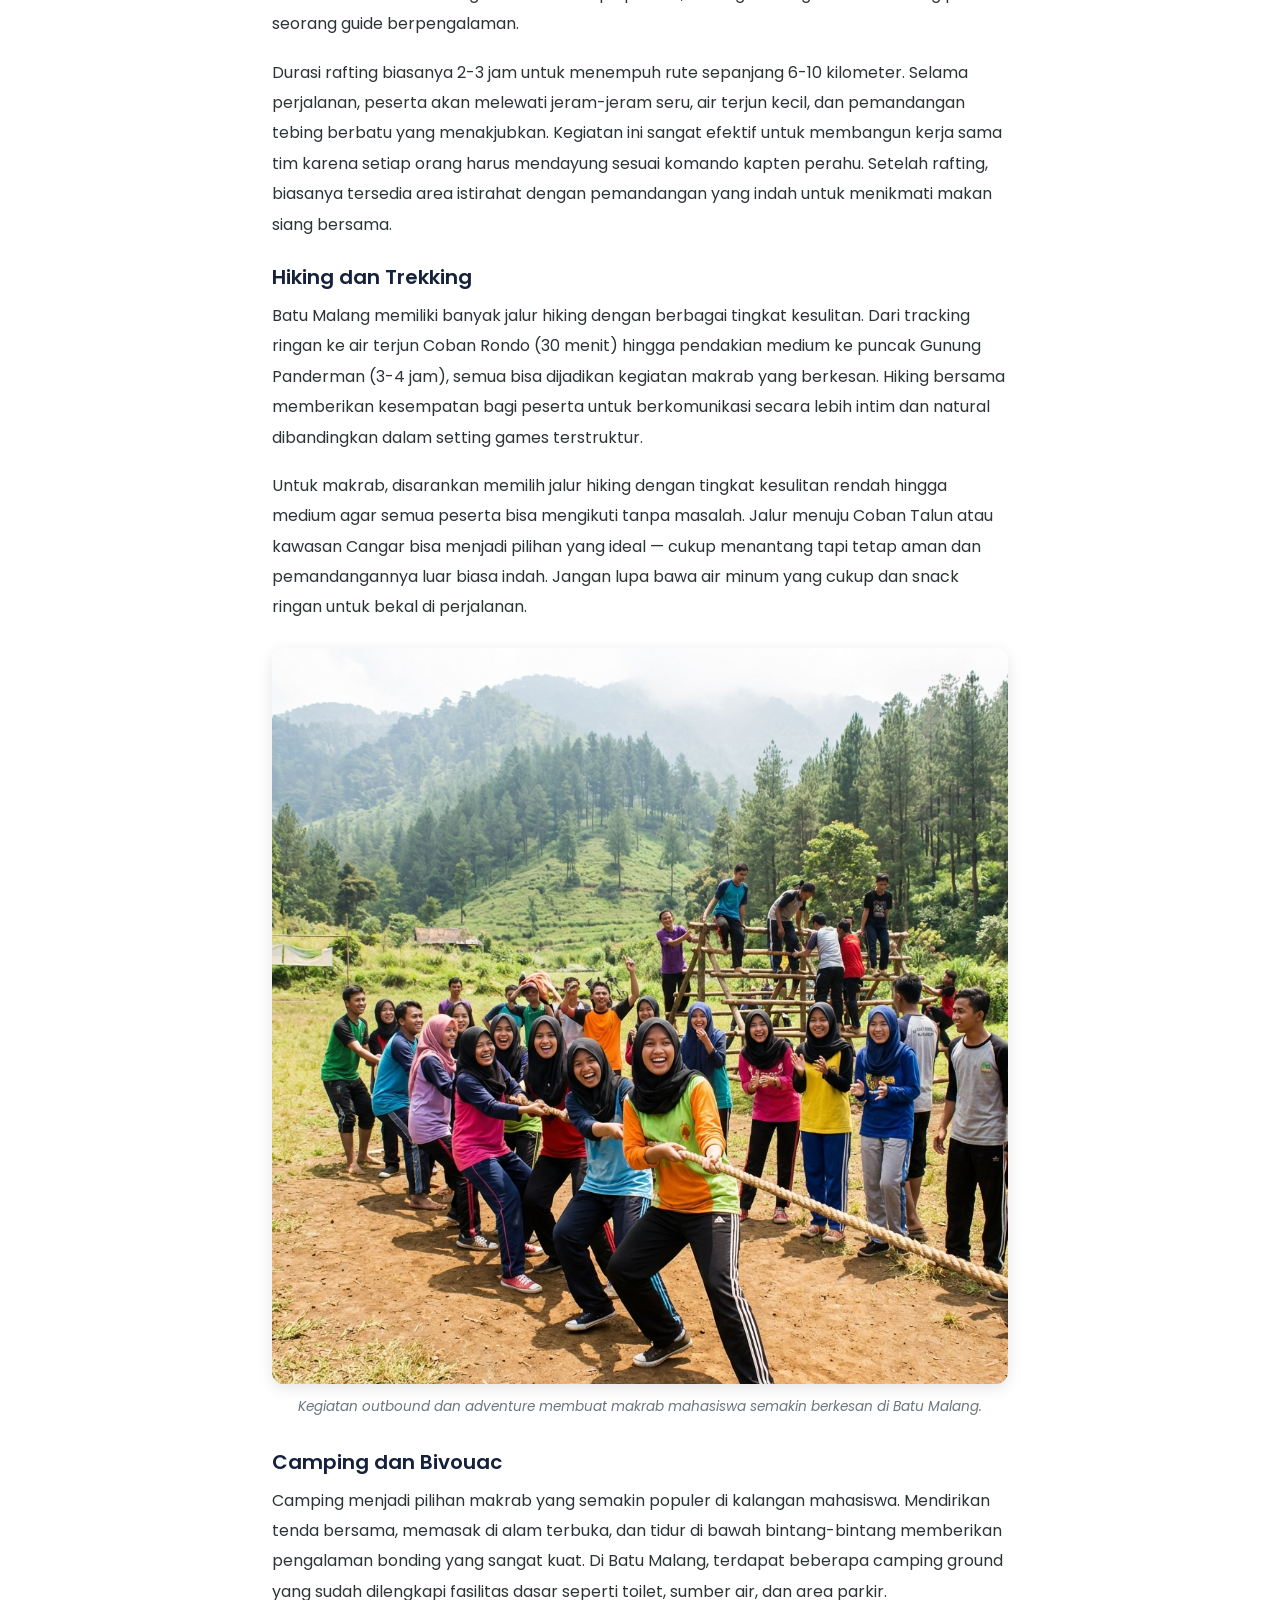
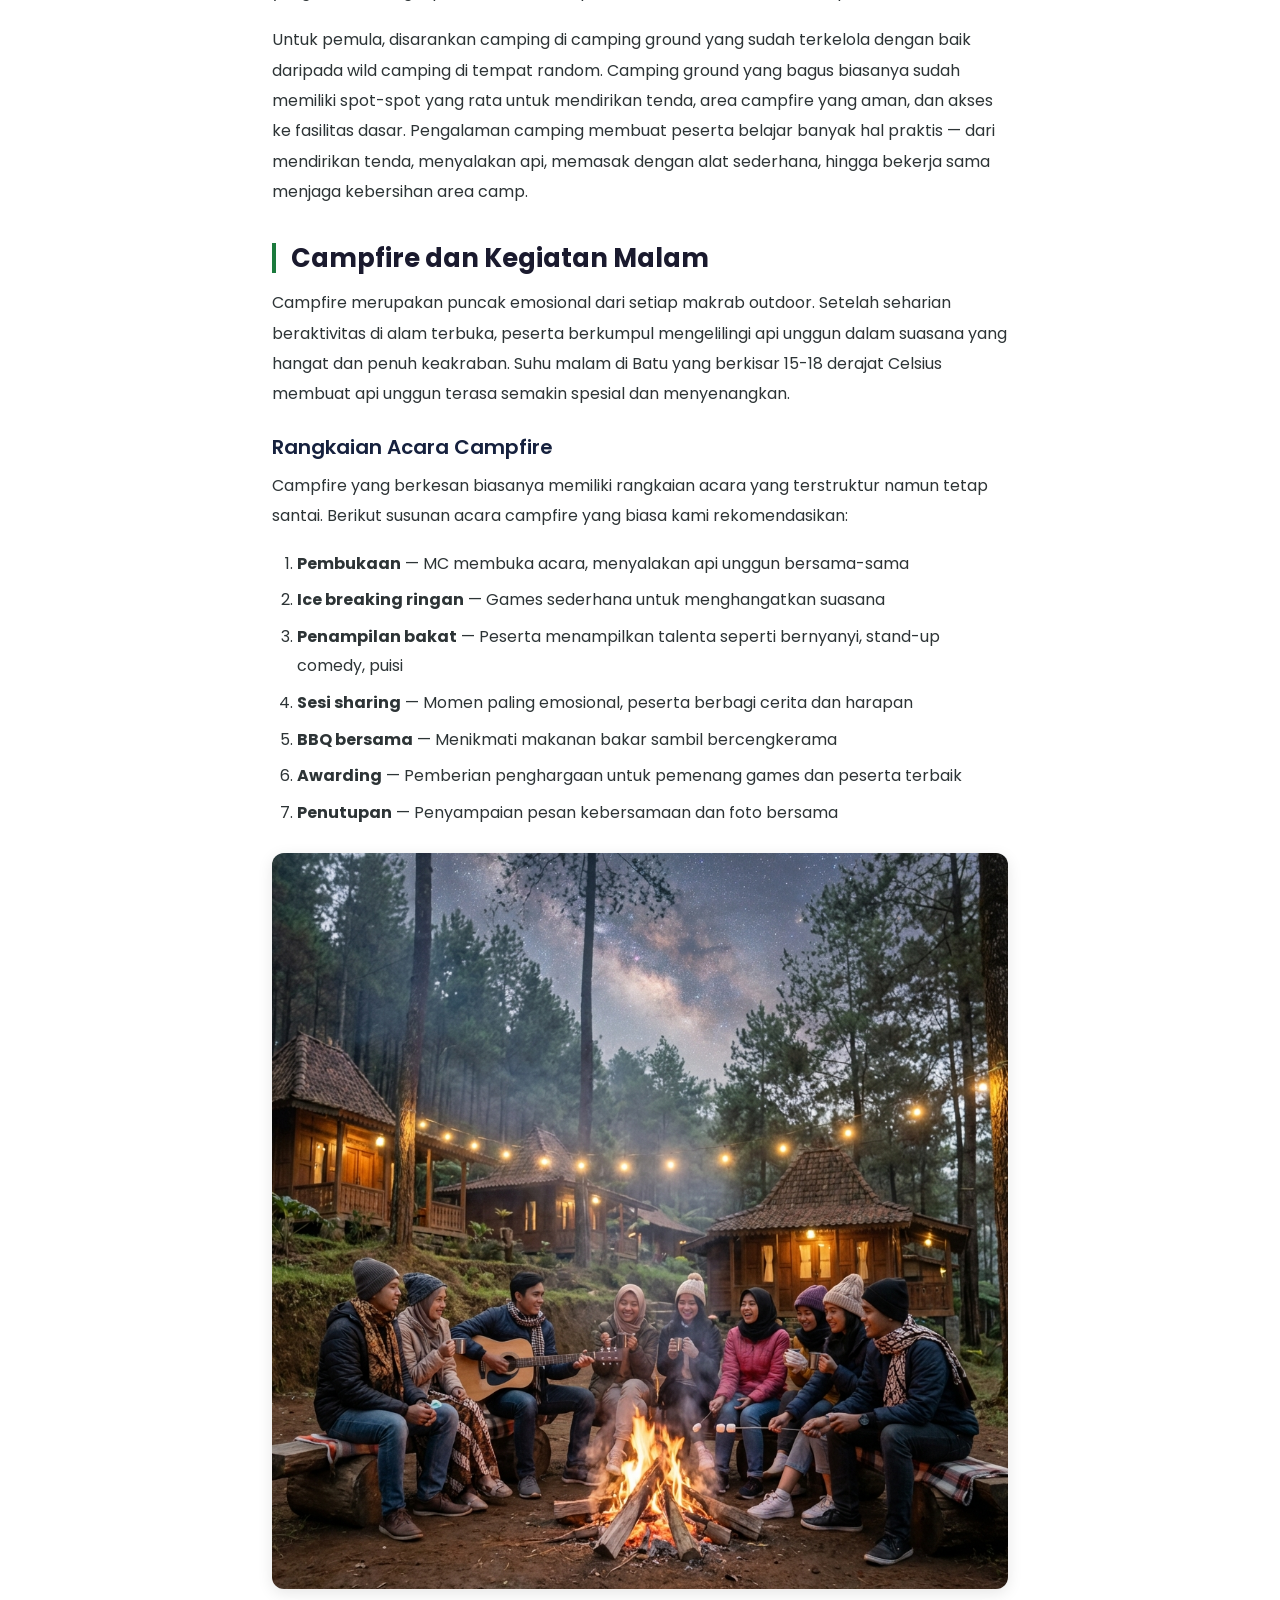
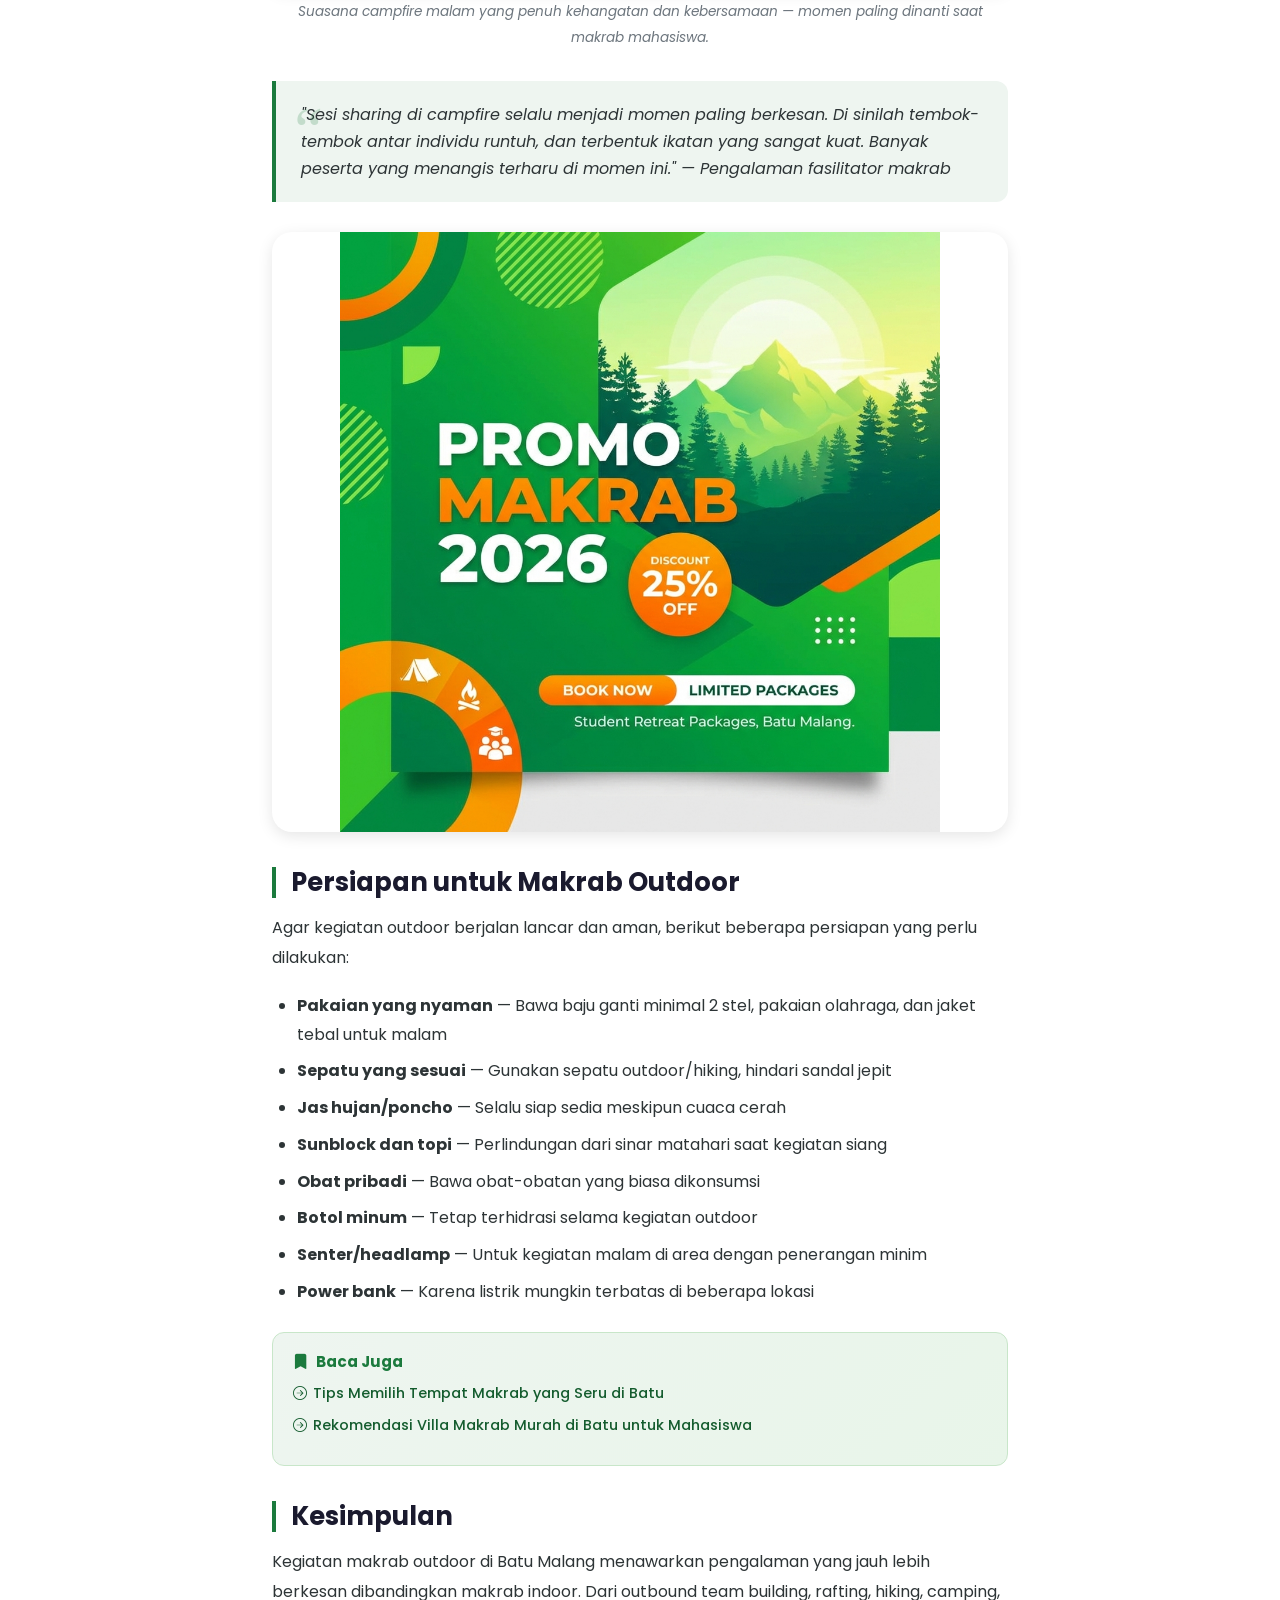
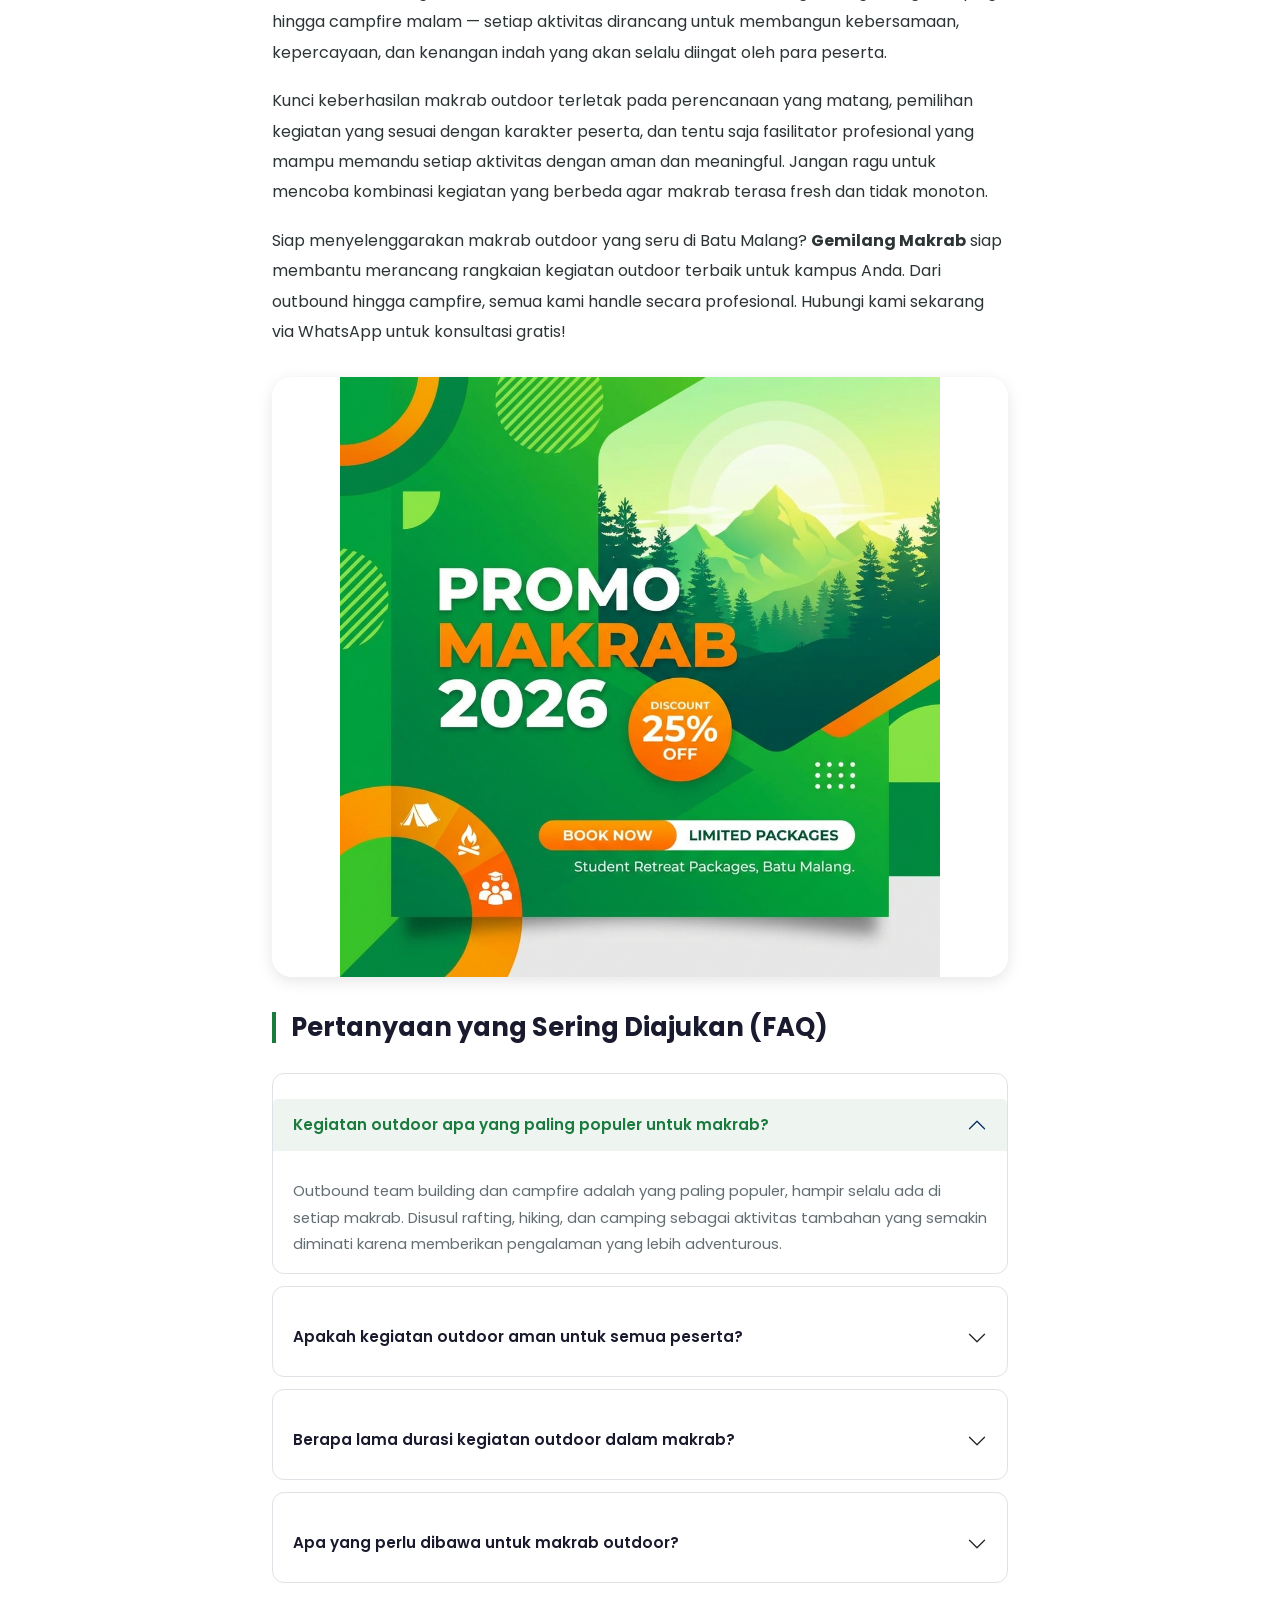
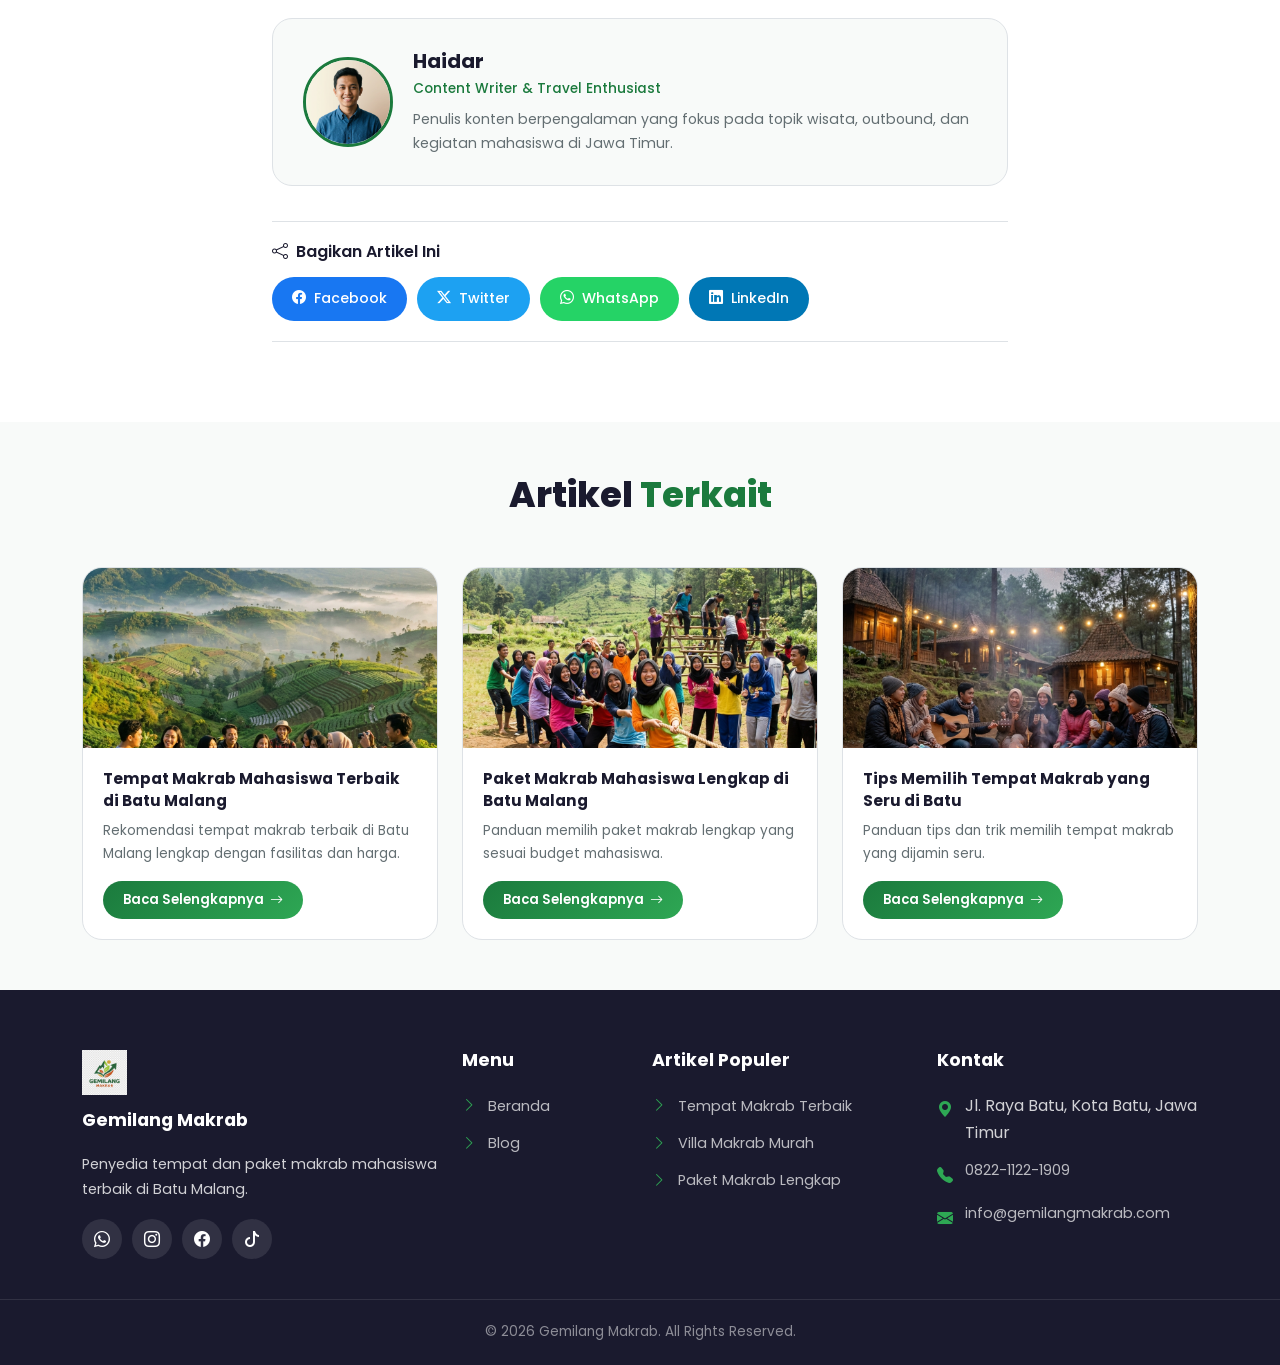
<file: kegiatan-makrab-outdoor-di-batu-malang.html>
<!DOCTYPE html>
<html lang="id">

<head>
    <meta charset="UTF-8">
    <meta name="viewport" content="width=device-width, initial-scale=1.0">
    <meta http-equiv="X-UA-Compatible" content="IE=edge">
    <title>Kegiatan Makrab Outdoor Seru di Batu Malang 2026 | Gemilang Makrab</title>
    <meta name="description"
        content="Inspirasi kegiatan makrab outdoor seru di Batu Malang untuk mahasiswa. Dari outbound, rafting, hiking, camping hingga campfire yang berkesan.">
    <meta name="keywords"
        content="kegiatan makrab outdoor, outbound makrab batu, rafting makrab mahasiswa, hiking makrab batu malang, camping makrab, kegiatan outdoor mahasiswa batu">
    <meta name="author" content="haidar">
    <meta name="robots" content="index, follow, max-snippet:-1, max-image-preview:large">
    <link rel="canonical" href="https://gemilangmakrab.com/kegiatan-makrab-outdoor-di-batu-malang.html">
    <meta property="og:type" content="article">
    <meta property="og:title" content="Kegiatan Makrab Outdoor Seru di Batu Malang">
    <meta property="og:description" content="Inspirasi kegiatan outdoor seru untuk makrab mahasiswa di Batu Malang.">
    <meta property="og:image" content="https://gemilangmakrab.com/images/rafting.png">
    <meta property="og:url" content="https://gemilangmakrab.com/kegiatan-makrab-outdoor-di-batu-malang.html">
    <meta property="article:published_time" content="2026-02-10T08:00:00+07:00">
    <meta property="article:author" content="haidar">
    <meta name="twitter:card" content="summary_large_image">
    <meta name="twitter:title" content="Kegiatan Makrab Outdoor Seru di Batu Malang">
    <meta name="twitter:image" content="https://gemilangmakrab.com/images/rafting.png">
    <link rel="icon" type="image/png" href="images/logo.png">
    <link rel="apple-touch-icon" href="images/logo.png">
    <link href="https://cdn.jsdelivr.net/npm/bootstrap@5.3.2/dist/css/bootstrap.min.css" rel="stylesheet">
    <link href="https://cdn.jsdelivr.net/npm/bootstrap-icons@1.11.2/font/bootstrap-icons.min.css" rel="stylesheet">
    <link href="css/style.css" rel="stylesheet">
    <script type="application/ld+json">
    {"@context":"https://schema.org","@type":"Article","headline":"Kegiatan Makrab Outdoor Seru di Batu Malang 2026","description":"Inspirasi kegiatan makrab outdoor seru di Batu Malang untuk mahasiswa.","image":"https://gemilangmakrab.com/images/rafting.png","datePublished":"2026-02-10T08:00:00+07:00","dateModified":"2026-02-23T08:00:00+07:00","author":{"@type":"Person","name":"haidar"},"publisher":{"@type":"Organization","name":"Gemilang Makrab","logo":{"@type":"ImageObject","url":"https://gemilangmakrab.com/images/logo.png"}},"mainEntityOfPage":{"@type":"WebPage","@id":"https://gemilangmakrab.com/kegiatan-makrab-outdoor-di-batu-malang.html"}}
    </script>
    <script type="application/ld+json">
    {"@context":"https://schema.org","@type":"FAQPage","mainEntity":[{"@type":"Question","name":"Kegiatan outdoor apa yang paling populer untuk makrab?","acceptedAnswer":{"@type":"Answer","text":"Outbound team building dan campfire adalah yang paling populer. Disusul rafting, hiking, dan camping sebagai aktivitas tambahan yang semakin diminati."}},{"@type":"Question","name":"Apakah kegiatan outdoor aman untuk semua peserta?","acceptedAnswer":{"@type":"Answer","text":"Ya, semua kegiatan dirancang sesuai level kemampuan peserta. Tersedia fasilitator berpengalaman dan perlengkapan keselamatan lengkap untuk setiap aktivitas."}},{"@type":"Question","name":"Berapa lama durasi kegiatan outdoor dalam makrab?","acceptedAnswer":{"@type":"Answer","text":"Durasi kegiatan outdoor bervariasi: outbound 3-5 jam, rafting 2-3 jam, hiking 2-4 jam, dan camping bisa semalaman. Biasanya dikombinasikan dalam paket 2D1N."}},{"@type":"Question","name":"Apa yang perlu dibawa untuk makrab outdoor?","acceptedAnswer":{"@type":"Answer","text":"Peserta perlu membawa pakaian ganti, sepatu yang nyaman, jaket, jas hujan, sunblock, obat pribadi, dan perlengkapan mandi. Perlengkapan outdoor lainnya biasanya disediakan oleh penyelenggara."}}]}
    </script>
</head>

<body>
    <nav class="navbar navbar-expand-lg navbar-custom fixed-top" id="mainNavbar">
        <div class="container">
            <a class="navbar-brand" href="index.html"><img src="images/logo.png" alt="Gemilang Makrab Logo" width="42"
                    height="42"> Gemilang Makrab</a>
            <button class="navbar-toggler" type="button" data-bs-toggle="collapse" data-bs-target="#navbarNav"><i
                    class="bi bi-list"></i></button>
            <div class="collapse navbar-collapse" id="navbarNav">
                <ul class="navbar-nav ms-auto align-items-lg-center gap-1">
                    <li class="nav-item"><a class="nav-link" href="index.html">Beranda</a></li>
                    <li class="nav-item"><a class="nav-link active" href="blog.html">Blog</a></li>
                    <li class="nav-item ms-lg-2"><a class="btn btn-nav-cta"
                            href="https://wa.me/6282211221909?text=Halo%20Gemilang%20Makrab" target="_blank"
                            rel="noopener"><i class="bi bi-whatsapp"></i> Hubungi Kami</a></li>
                </ul>
            </div>
        </div>
    </nav>

    <section class="article-hero">
        <div class="container position-relative" style="z-index:2;">
            <nav aria-label="breadcrumb">
                <ol class="breadcrumb breadcrumb-custom">
                    <li class="breadcrumb-item"><a href="index.html">Beranda</a></li>
                    <li class="breadcrumb-item"><a href="blog.html">Blog</a></li>
                    <li class="breadcrumb-item active">Kegiatan Makrab Outdoor</li>
                </ol>
            </nav>
            <h1>Kegiatan Makrab Outdoor Seru di Batu Malang</h1>
            <div class="article-meta">
                <span><i class="bi bi-person-fill"></i> haidar</span>
                <span><i class="bi bi-calendar3"></i> 10 Februari 2026</span>
                <span><i class="bi bi-clock"></i> 9 min read</span>
            </div>
        </div>
    </section>

    <section class="article-content">
        <div class="container">
            <div class="row justify-content-center">
                <div class="col-lg-8">

                    <div class="main-image"><img src="images/rafting.png"
                            alt="Kegiatan rafting makrab outdoor mahasiswa di sungai Batu Malang yang seru dan menegangkan"
                            width="800" height="450"></div>
                    <p class="img-caption">Keseruan kegiatan rafting yang menjadi salah satu aktivitas outdoor favorit
                        saat makrab mahasiswa di Batu Malang.</p>

                    <div class="toc-wrapper" id="tocWrapper">
                        <div class="toc-header" id="tocHeader"><span><i class="bi bi-list-ul me-2"></i> Daftar
                                Isi</span><i class="bi bi-chevron-up"></i></div>
                        <div class="toc-body" id="tocBody"></div>
                    </div>

                    <p>Makrab atau malam keakraban yang dikemas dengan kegiatan outdoor merupakan cara paling efektif
                        untuk membangun kebersamaan di kalangan mahasiswa. Berbeda dengan makrab indoor yang cenderung
                        formal dan kaku, makrab outdoor menawarkan pengalaman yang lebih dinamis, seru, dan membekas di
                        memori para peserta. <strong>Batu Malang</strong> menjadi destinasi sempurna untuk makrab
                        outdoor berkat kekayaan alamnya — mulai dari pegunungan, sungai, air terjun, hingga hutan pinus
                        yang semuanya bisa dijadikan venue kegiatan yang menarik.</p>

                    <p>Kegiatan outdoor dalam makrab bukan sekadar bersenang-senang. Setiap aktivitas dirancang dengan
                        tujuan spesifik untuk mengembangkan soft skill peserta — kerja sama tim, komunikasi,
                        kepemimpinan, problem solving, dan mental resilience. Itulah mengapa kegiatan outdoor makrab
                        selalu menjadi momen yang paling dinanti dan paling dikenang oleh para peserta. Di artikel ini,
                        kami akan membahas berbagai kegiatan makrab outdoor seru yang bisa Anda pertimbangkan untuk
                        makrab kampus Anda.</p>

                    <h2 id="outbound-team-building">Outbound dan Team Building Games</h2>

                    <p>Outbound merupakan kegiatan outdoor paling populer dalam setiap makrab. Rangkaian games team
                        building yang dirancang oleh fasilitator profesional akan menguji dan membangun berbagai aspek
                        kerja sama tim. Kegiatan outbound biasanya berlangsung selama 3-5 jam dan dibagi dalam beberapa
                        sesi dengan tingkat kesulitan yang meningkat secara bertahap.</p>

                    <h3 id="games-icebreaking">Games Ice Breaking</h3>
                    <p>Sesi pembuka outbound dimulai dengan games ice breaking yang bertujuan mencairkan suasana dan
                        membuat peserta lebih rileks. Contoh games ice breaking populer antara lain: tepuk nama (saling
                        menyebutkan nama sambil bertepuk), zip-zap-zop (games reaksi cepat), dan human knot (membentuk
                        simpul manusia dan berusaha melepaskannya bersama). Games ini sangat efektif untuk makrab karena
                        peserta yang awalnya malu-malu akan langsung terbawa suasana seru.</p>

                    <p>Durasi ice breaking biasanya 30-45 menit, cukup untuk membuat peserta mulai tertawa dan
                        berkomunikasi dengan bebas. Fasilitator yang berpengalaman tahu cara memandu ice breaking yang
                        efektif — tidak terlalu lama tapi cukup untuk membangun energi positif sebelum masuk ke games
                        yang lebih menantang.</p>

                    <h3 id="games-kerjasama">Games Kerja Sama Tim</h3>
                    <p>Setelah suasana mencair, masuk ke sesi games kerja sama tim yang lebih intens. Beberapa games
                        favorit untuk makrab mahasiswa di Batu Malang antara lain:</p>

                    <ul>
                        <li><strong>Spider Web</strong> — Tim harus memindahkan semua anggota melewati jaring tali tanpa
                            menyentuh talinya. Melatih strategi, komunikasi, dan kepercayaan.</li>
                        <li><strong>Trust Fall</strong> — Seorang peserta jatuh ke belakang dari ketinggian dan
                            ditangkap oleh tim. Games ini sangat powerful untuk membangun trust.</li>
                        <li><strong>Blind Walk</strong> — Peserta ditutup matanya dan dipandu oleh partner melalui trek
                            dengan berbagai rintangan. Melatih komunikasi dan kepercayaan total.</li>
                        <li><strong>Pipeline</strong> — Tim memindahkan bola melalui pipa setengah yang saling
                            bersambung. Membutuhkan koordinasi dan timing yang sempurna.</li>
                        <li><strong>Estafet Air</strong> — Memindahkan air dari satu wadah ke wadah lain menggunakan
                            media unik (tangan, daun, kain). Seru dan biasanya penuh tawa!</li>
                    </ul>

                    <div class="support-image"><img src="images/team-building.png"
                            alt="Mahasiswa bermain games team building blindfold dan trust di area outdoor Batu Malang"
                            loading="lazy" width="800" height="450"></div>
                    <p class="img-caption">Keseruan mahasiswa bermain games team building saat outbound makrab di
                        kawasan pegunungan Batu Malang.</p>

                    <blockquote>
                        "Games team building yang baik bukan yang paling sulit, tapi yang paling efektif membangun
                        refleksi dan kebersamaan di antara peserta. Setiap games harus punya learning point yang jelas."
                        — Fasilitator Gemilang Makrab
                    </blockquote>

                    <div class="baca-juga">
                        <h5><i class="bi bi-bookmark-fill"></i> Baca Juga</h5>
                        <ul>
                            <li><a href="tempat-makrab-mahasiswa-terbaik-di-batu-malang.html"><i
                                        class="bi bi-arrow-right-circle"></i> Tempat Makrab Mahasiswa Terbaik di Batu
                                    Malang</a></li>
                            <li><a href="paket-makrab-mahasiswa-lengkap-di-batu-malang.html"><i
                                        class="bi bi-arrow-right-circle"></i> Paket Makrab Mahasiswa Lengkap di Batu
                                    Malang</a></li>
                        </ul>
                    </div>

                    <h2 id="adventure-activities">Adventure Activities yang Menantang</h2>

                    <p>Selain outbound tradisional, Batu Malang juga menawarkan berbagai adventure activities yang bisa
                        menambah keseruan makrab. Kegiatan-kegiatan ini memberikan tantangan ekstra yang membuat peserta
                        keluar dari zona nyaman mereka.</p>

                    <h3 id="rafting">Rafting / Arung Jeram</h3>
                    <p>Rafting atau arung jeram di sungai-sungai sekitar Batu Malang menjadi salah satu kegiatan paling
                        diminati untuk makrab. Dengan level jeram yang bervariasi dari grade I hingga grade III,
                        kegiatan ini aman untuk pemula sekaligus cukup menantang untuk membuat adrenalin memuncak.
                        Peserta dibagi dalam beberapa perahu, masing-masing berisi 5-7 orang plus seorang guide
                        berpengalaman.</p>

                    <p>Durasi rafting biasanya 2-3 jam untuk menempuh rute sepanjang 6-10 kilometer. Selama perjalanan,
                        peserta akan melewati jeram-jeram seru, air terjun kecil, dan pemandangan tebing berbatu yang
                        menakjubkan. Kegiatan ini sangat efektif untuk membangun kerja sama tim karena setiap orang
                        harus mendayung sesuai komando kapten perahu. Setelah rafting, biasanya tersedia area istirahat
                        dengan pemandangan yang indah untuk menikmati makan siang bersama.</p>

                    <h3 id="hiking-trekking">Hiking dan Trekking</h3>
                    <p>Batu Malang memiliki banyak jalur hiking dengan berbagai tingkat kesulitan. Dari tracking ringan
                        ke air terjun Coban Rondo (30 menit) hingga pendakian medium ke puncak Gunung Panderman (3-4
                        jam), semua bisa dijadikan kegiatan makrab yang berkesan. Hiking bersama memberikan kesempatan
                        bagi peserta untuk berkomunikasi secara lebih intim dan natural dibandingkan dalam setting games
                        terstruktur.</p>

                    <p>Untuk makrab, disarankan memilih jalur hiking dengan tingkat kesulitan rendah hingga medium agar
                        semua peserta bisa mengikuti tanpa masalah. Jalur menuju Coban Talun atau kawasan Cangar bisa
                        menjadi pilihan yang ideal — cukup menantang tapi tetap aman dan pemandangannya luar biasa
                        indah. Jangan lupa bawa air minum yang cukup dan snack ringan untuk bekal di perjalanan.</p>

                    <div class="support-image"><img src="images/outdoor-activity.png"
                            alt="Mahasiswa melakukan kegiatan outbound tarik tambang di area outdoor Batu Malang"
                            loading="lazy" width="800" height="450"></div>
                    <p class="img-caption">Kegiatan outbound dan adventure membuat makrab mahasiswa semakin berkesan di
                        Batu Malang.</p>

                    <h3 id="camping">Camping dan Bivouac</h3>
                    <p>Camping menjadi pilihan makrab yang semakin populer di kalangan mahasiswa. Mendirikan tenda
                        bersama, memasak di alam terbuka, dan tidur di bawah bintang-bintang memberikan pengalaman
                        bonding yang sangat kuat. Di Batu Malang, terdapat beberapa camping ground yang sudah dilengkapi
                        fasilitas dasar seperti toilet, sumber air, dan area parkir.</p>

                    <p>Untuk pemula, disarankan camping di camping ground yang sudah terkelola dengan baik daripada wild
                        camping di tempat random. Camping ground yang bagus biasanya sudah memiliki spot-spot yang rata
                        untuk mendirikan tenda, area campfire yang aman, dan akses ke fasilitas dasar. Pengalaman
                        camping membuat peserta belajar banyak hal praktis — dari mendirikan tenda, menyalakan api,
                        memasak dengan alat sederhana, hingga bekerja sama menjaga kebersihan area camp.</p>

                    <h2 id="campfire-malam">Campfire dan Kegiatan Malam</h2>

                    <p>Campfire merupakan puncak emosional dari setiap makrab outdoor. Setelah seharian beraktivitas di
                        alam terbuka, peserta berkumpul mengelilingi api unggun dalam suasana yang hangat dan penuh
                        keakraban. Suhu malam di Batu yang berkisar 15-18 derajat Celsius membuat api unggun terasa
                        semakin spesial dan menyenangkan.</p>

                    <h3 id="rangkaian-campfire">Rangkaian Acara Campfire</h3>
                    <p>Campfire yang berkesan biasanya memiliki rangkaian acara yang terstruktur namun tetap santai.
                        Berikut susunan acara campfire yang biasa kami rekomendasikan:</p>

                    <ol>
                        <li><strong>Pembukaan</strong> — MC membuka acara, menyalakan api unggun bersama-sama</li>
                        <li><strong>Ice breaking ringan</strong> — Games sederhana untuk menghangatkan suasana</li>
                        <li><strong>Penampilan bakat</strong> — Peserta menampilkan talenta seperti bernyanyi, stand-up
                            comedy, puisi</li>
                        <li><strong>Sesi sharing</strong> — Momen paling emosional, peserta berbagi cerita dan harapan
                        </li>
                        <li><strong>BBQ bersama</strong> — Menikmati makanan bakar sambil bercengkerama</li>
                        <li><strong>Awarding</strong> — Pemberian penghargaan untuk pemenang games dan peserta terbaik
                        </li>
                        <li><strong>Penutupan</strong> — Penyampaian pesan kebersamaan dan foto bersama</li>
                    </ol>

                    <div class="support-image"><img src="images/campfire.png"
                            alt="Suasana campfire malam makrab mahasiswa di Batu dengan api unggun dan langit berbintang"
                            loading="lazy" width="800" height="450"></div>
                    <p class="img-caption">Suasana campfire malam yang penuh kehangatan dan kebersamaan — momen paling
                        dinanti saat makrab mahasiswa.</p>

                    <blockquote>
                        "Sesi sharing di campfire selalu menjadi momen paling berkesan. Di sinilah tembok-tembok antar
                        individu runtuh, dan terbentuk ikatan yang sangat kuat. Banyak peserta yang menangis terharu di
                        momen ini." — Pengalaman fasilitator makrab
                    </blockquote>

                    <div class="promo-image"><img src="images/promo-banner.png"
                            alt="Promo paket makrab outdoor mahasiswa 2026 di Batu Malang" loading="lazy" width="600"
                            height="600"></div>

                    <h2 id="persiapan-outdoor">Persiapan untuk Makrab Outdoor</h2>

                    <p>Agar kegiatan outdoor berjalan lancar dan aman, berikut beberapa persiapan yang perlu dilakukan:
                    </p>

                    <ul>
                        <li><strong>Pakaian yang nyaman</strong> — Bawa baju ganti minimal 2 stel, pakaian olahraga, dan
                            jaket tebal untuk malam</li>
                        <li><strong>Sepatu yang sesuai</strong> — Gunakan sepatu outdoor/hiking, hindari sandal jepit
                        </li>
                        <li><strong>Jas hujan/poncho</strong> — Selalu siap sedia meskipun cuaca cerah</li>
                        <li><strong>Sunblock dan topi</strong> — Perlindungan dari sinar matahari saat kegiatan siang
                        </li>
                        <li><strong>Obat pribadi</strong> — Bawa obat-obatan yang biasa dikonsumsi</li>
                        <li><strong>Botol minum</strong> — Tetap terhidrasi selama kegiatan outdoor</li>
                        <li><strong>Senter/headlamp</strong> — Untuk kegiatan malam di area dengan penerangan minim</li>
                        <li><strong>Power bank</strong> — Karena listrik mungkin terbatas di beberapa lokasi</li>
                    </ul>

                    <div class="baca-juga">
                        <h5><i class="bi bi-bookmark-fill"></i> Baca Juga</h5>
                        <ul>
                            <li><a href="tips-memilih-tempat-makrab-yang-seru-di-batu.html"><i
                                        class="bi bi-arrow-right-circle"></i> Tips Memilih Tempat Makrab yang Seru di
                                    Batu</a></li>
                            <li><a href="rekomendasi-villa-makrab-murah-di-batu.html"><i
                                        class="bi bi-arrow-right-circle"></i> Rekomendasi Villa Makrab Murah di Batu
                                    untuk Mahasiswa</a></li>
                        </ul>
                    </div>

                    <h2 id="kesimpulan">Kesimpulan</h2>

                    <p>Kegiatan makrab outdoor di Batu Malang menawarkan pengalaman yang jauh lebih berkesan
                        dibandingkan makrab indoor. Dari outbound team building, rafting, hiking, camping, hingga
                        campfire malam — setiap aktivitas dirancang untuk membangun kebersamaan, kepercayaan, dan
                        kenangan indah yang akan selalu diingat oleh para peserta.</p>

                    <p>Kunci keberhasilan makrab outdoor terletak pada perencanaan yang matang, pemilihan kegiatan yang
                        sesuai dengan karakter peserta, dan tentu saja fasilitator profesional yang mampu memandu setiap
                        aktivitas dengan aman dan meaningful. Jangan ragu untuk mencoba kombinasi kegiatan yang berbeda
                        agar makrab terasa fresh dan tidak monoton.</p>

                    <p>Siap menyelenggarakan makrab outdoor yang seru di Batu Malang? <strong>Gemilang Makrab</strong>
                        siap membantu merancang rangkaian kegiatan outdoor terbaik untuk kampus Anda. Dari outbound
                        hingga campfire, semua kami handle secara profesional. Hubungi kami sekarang via WhatsApp untuk
                        konsultasi gratis!</p>

                    <div class="promo-image"><img src="images/promo-banner.png"
                            alt="Hubungi Gemilang Makrab untuk paket makrab outdoor di Batu Malang" loading="lazy"
                            width="600" height="600"></div>

                    <h2 id="faq">Pertanyaan yang Sering Diajukan (FAQ)</h2>
                    <div class="faq-section">
                        <div class="accordion" id="faqAccordion">
                            <div class="accordion-item">
                                <h3 class="accordion-header"><button class="accordion-button" type="button"
                                        data-bs-toggle="collapse" data-bs-target="#faq1">Kegiatan outdoor apa yang
                                        paling populer untuk makrab?</button></h3>
                                <div id="faq1" class="accordion-collapse collapse show" data-bs-parent="#faqAccordion">
                                    <div class="accordion-body">Outbound team building dan campfire adalah yang paling
                                        populer, hampir selalu ada di setiap makrab. Disusul rafting, hiking, dan
                                        camping sebagai aktivitas tambahan yang semakin diminati karena memberikan
                                        pengalaman yang lebih adventurous.</div>
                                </div>
                            </div>
                            <div class="accordion-item">
                                <h3 class="accordion-header"><button class="accordion-button collapsed" type="button"
                                        data-bs-toggle="collapse" data-bs-target="#faq2">Apakah kegiatan outdoor aman
                                        untuk semua peserta?</button></h3>
                                <div id="faq2" class="accordion-collapse collapse" data-bs-parent="#faqAccordion">
                                    <div class="accordion-body">Ya, semua kegiatan dirancang sesuai level kemampuan
                                        peserta dan diawasi fasilitator berpengalaman. Tersedia perlengkapan keselamatan
                                        lengkap untuk setiap aktivitas. Peserta dengan kondisi kesehatan khusus tetap
                                        bisa berpartisipasi dengan penyesuaian.</div>
                                </div>
                            </div>
                            <div class="accordion-item">
                                <h3 class="accordion-header"><button class="accordion-button collapsed" type="button"
                                        data-bs-toggle="collapse" data-bs-target="#faq3">Berapa lama durasi kegiatan
                                        outdoor dalam makrab?</button></h3>
                                <div id="faq3" class="accordion-collapse collapse" data-bs-parent="#faqAccordion">
                                    <div class="accordion-body">Durasi bervariasi: outbound 3-5 jam, rafting 2-3 jam,
                                        hiking 2-4 jam, camping semalaman. Biasanya dikombinasikan dalam paket 2 hari 1
                                        malam (2D1N) agar tidak terlalu padat namun tetap berkesan.</div>
                                </div>
                            </div>
                            <div class="accordion-item">
                                <h3 class="accordion-header"><button class="accordion-button collapsed" type="button"
                                        data-bs-toggle="collapse" data-bs-target="#faq4">Apa yang perlu dibawa untuk
                                        makrab outdoor?</button></h3>
                                <div id="faq4" class="accordion-collapse collapse" data-bs-parent="#faqAccordion">
                                    <div class="accordion-body">Peserta perlu membawa pakaian ganti minimal 2 stel,
                                        sepatu outdoor yang nyaman, jaket tebal, jas hujan, sunblock, obat pribadi,
                                        botol minum, dan perlengkapan mandi. Perlengkapan outdoor seperti tenda dan
                                        peralatan outbound disediakan penyelenggara.</div>
                                </div>
                            </div>
                        </div>
                    </div>

                    <div class="author-box"><img src="images/author.png" alt="Foto profil penulis haidar" width="90"
                            height="90">
                        <div class="author-info">
                            <h5>Haidar</h5>
                            <div class="author-role">Content Writer & Travel Enthusiast</div>
                            <p>Penulis konten berpengalaman yang fokus pada topik wisata, outbound, dan kegiatan
                                mahasiswa di Jawa Timur.</p>
                        </div>
                    </div>

                    <div class="share-section">
                        <h5><i class="bi bi-share me-2"></i>Bagikan Artikel Ini</h5>
                        <div class="share-buttons" id="shareButtons">
                            <a href="#" class="share-btn facebook" data-platform="facebook"><i
                                    class="bi bi-facebook"></i> Facebook</a>
                            <a href="#" class="share-btn twitter" data-platform="twitter"><i
                                    class="bi bi-twitter-x"></i> Twitter</a>
                            <a href="#" class="share-btn whatsapp" data-platform="whatsapp"><i
                                    class="bi bi-whatsapp"></i> WhatsApp</a>
                            <a href="#" class="share-btn linkedin" data-platform="linkedin"><i
                                    class="bi bi-linkedin"></i> LinkedIn</a>
                        </div>
                    </div>

                </div>
            </div>
        </div>
    </section>

    <section class="related-articles">
        <div class="container">
            <div class="section-title">
                <h2>Artikel <span>Terkait</span></h2>
            </div>
            <div class="row g-4">
                <div class="col-md-6 col-lg-4">
                    <div class="related-card"><img src="images/hero.png" alt="Tempat makrab terbaik" loading="lazy"
                            width="400" height="180">
                        <div class="card-body">
                            <h5>Tempat Makrab Mahasiswa Terbaik di Batu Malang</h5>
                            <p>Rekomendasi tempat makrab terbaik di Batu Malang lengkap dengan fasilitas dan harga.</p>
                            <a href="tempat-makrab-mahasiswa-terbaik-di-batu-malang.html" class="btn-related">Baca
                                Selengkapnya <i class="bi bi-arrow-right"></i></a>
                        </div>
                    </div>
                </div>
                <div class="col-md-6 col-lg-4">
                    <div class="related-card"><img src="images/outdoor-activity.png" alt="Paket makrab lengkap"
                            loading="lazy" width="400" height="180">
                        <div class="card-body">
                            <h5>Paket Makrab Mahasiswa Lengkap di Batu Malang</h5>
                            <p>Panduan memilih paket makrab lengkap yang sesuai budget mahasiswa.</p><a
                                href="paket-makrab-mahasiswa-lengkap-di-batu-malang.html" class="btn-related">Baca
                                Selengkapnya <i class="bi bi-arrow-right"></i></a>
                        </div>
                    </div>
                </div>
                <div class="col-md-6 col-lg-4">
                    <div class="related-card"><img src="images/campfire.png" alt="Tips makrab seru" loading="lazy"
                            width="400" height="180">
                        <div class="card-body">
                            <h5>Tips Memilih Tempat Makrab yang Seru di Batu</h5>
                            <p>Panduan tips dan trik memilih tempat makrab yang dijamin seru.</p><a
                                href="tips-memilih-tempat-makrab-yang-seru-di-batu.html" class="btn-related">Baca
                                Selengkapnya <i class="bi bi-arrow-right"></i></a>
                        </div>
                    </div>
                </div>
            </div>
        </div>
    </section>

    <footer class="footer">
        <div class="container">
            <div class="row g-4">
                <div class="col-lg-4">
                    <div class="footer-brand"><img src="images/logo.png" alt="Logo" width="45" height="45"></div>
                    <h5>Gemilang Makrab</h5>
                    <p>Penyedia tempat dan paket makrab mahasiswa terbaik di Batu Malang.</p>
                    <div class="footer-social"><a href="https://wa.me/6282211221909" target="_blank" rel="noopener"
                            aria-label="WhatsApp"><i class="bi bi-whatsapp"></i></a><a href="#"
                            aria-label="Instagram"><i class="bi bi-instagram"></i></a><a href="#"
                            aria-label="Facebook"><i class="bi bi-facebook"></i></a><a href="#" aria-label="TikTok"><i
                                class="bi bi-tiktok"></i></a></div>
                </div>
                <div class="col-lg-2 col-md-4">
                    <h5>Menu</h5>
                    <ul class="footer-links">
                        <li><a href="index.html"><i class="bi bi-chevron-right"></i> Beranda</a></li>
                        <li><a href="blog.html"><i class="bi bi-chevron-right"></i> Blog</a></li>
                    </ul>
                </div>
                <div class="col-lg-3 col-md-4">
                    <h5>Artikel Populer</h5>
                    <ul class="footer-links">
                        <li><a href="tempat-makrab-mahasiswa-terbaik-di-batu-malang.html"><i
                                    class="bi bi-chevron-right"></i> Tempat Makrab Terbaik</a></li>
                        <li><a href="rekomendasi-villa-makrab-murah-di-batu.html"><i class="bi bi-chevron-right"></i>
                                Villa Makrab Murah</a></li>
                        <li><a href="paket-makrab-mahasiswa-lengkap-di-batu-malang.html"><i
                                    class="bi bi-chevron-right"></i> Paket Makrab Lengkap</a></li>
                    </ul>
                </div>
                <div class="col-lg-3 col-md-4">
                    <h5>Kontak</h5>
                    <ul class="footer-links footer-contact">
                        <li><i class="bi bi-geo-alt-fill"></i> <span>Jl. Raya Batu, Kota Batu, Jawa Timur</span></li>
                        <li><i class="bi bi-telephone-fill"></i> <a href="tel:+6282211221909">0822-1122-1909</a></li>
                        <li><i class="bi bi-envelope-fill"></i> <a
                                href="mailto:info@gemilangmakrab.com">info@gemilangmakrab.com</a></li>
                    </ul>
                </div>
            </div>
        </div>
        <div class="footer-bottom">
            <div class="container">
                <p>&copy; 2026 Gemilang Makrab. All Rights Reserved.</p>
            </div>
        </div>
    </footer>

    <div class="wa-floating"><a href="https://wa.me/6282211221909?text=Halo%20Gemilang%20Makrab" class="wa-btn"
            target="_blank" rel="noopener" aria-label="Chat WhatsApp"><i class="bi bi-whatsapp"></i></a><span
            class="wa-tooltip">Chat Kami!</span></div>
    <button class="scroll-top" id="scrollTop" aria-label="Scroll to top"><i class="bi bi-chevron-up"></i></button>

    <script src="https://cdn.jsdelivr.net/npm/bootstrap@5.3.2/dist/js/bootstrap.bundle.min.js"></script>
    <script>
        window.addEventListener('scroll', function () { document.getElementById('mainNavbar').classList.toggle('scrolled', window.scrollY > 50); document.getElementById('scrollTop').classList.toggle('active', window.scrollY > 300); });
        document.getElementById('scrollTop').addEventListener('click', () => window.scrollTo({ top: 0, behavior: 'smooth' }));
        (function () { const h = document.querySelector('.article-content').querySelectorAll('h2[id],h3[id]'); const t = document.getElementById('tocBody'); if (h.length && t) { let html = '<ol>', s = false; h.forEach(function (e) { if (e.tagName === 'H3') { if (!s) { html += '<ol>'; s = true; } html += '<li><a href="#' + e.id + '">' + e.textContent + '</a></li>'; } else { if (s) { html += '</ol>'; s = false; } html += '<li><a href="#' + e.id + '">' + e.textContent + '</a></li>'; } }); if (s) html += '</ol>'; html += '</ol>'; t.innerHTML = html; } })();
        document.getElementById('tocHeader').addEventListener('click', function () { const b = document.getElementById('tocBody'); this.classList.toggle('collapsed'); b.style.display = b.style.display === 'none' ? 'block' : 'none'; });
        (function () { const u = encodeURIComponent(window.location.href), t = encodeURIComponent(document.title); document.querySelectorAll('#shareButtons .share-btn').forEach(function (btn) { btn.addEventListener('click', function (e) { e.preventDefault(); const p = this.dataset.platform; let s = ''; if (p === 'facebook') s = 'https://www.facebook.com/sharer/sharer.php?u=' + u; else if (p === 'twitter') s = 'https://twitter.com/intent/tweet?url=' + u + '&text=' + t; else if (p === 'whatsapp') s = 'https://wa.me/?text=' + t + '%20' + u; else if (p === 'linkedin') s = 'https://www.linkedin.com/sharing/share-offsite/?url=' + u; window.open(s, '_blank', 'width=600,height=400'); }); }); })();
        document.querySelectorAll('.navbar-nav .nav-link').forEach(function (l) { l.addEventListener('click', function () { var c = bootstrap.Collapse.getInstance(document.getElementById('navbarNav')); if (c) c.hide(); }); });
    </script>
</body>

</html>
</file>
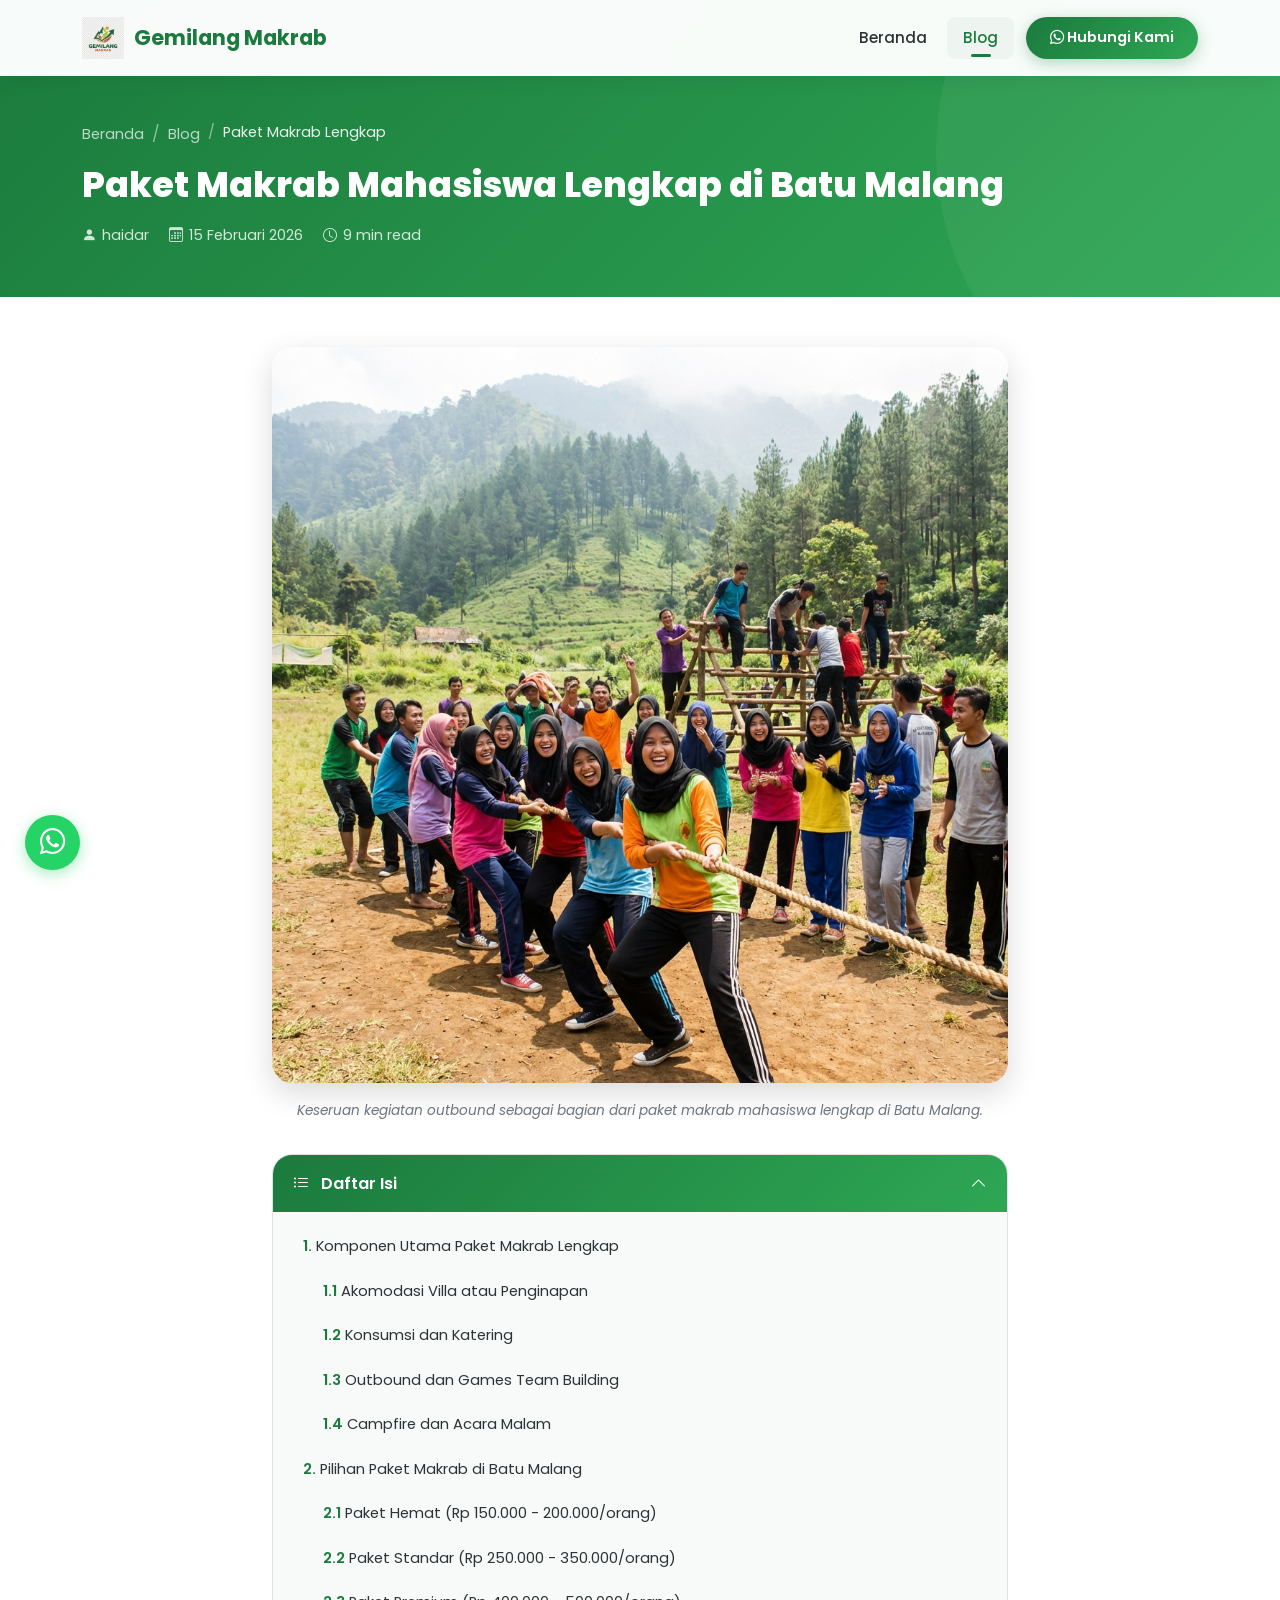
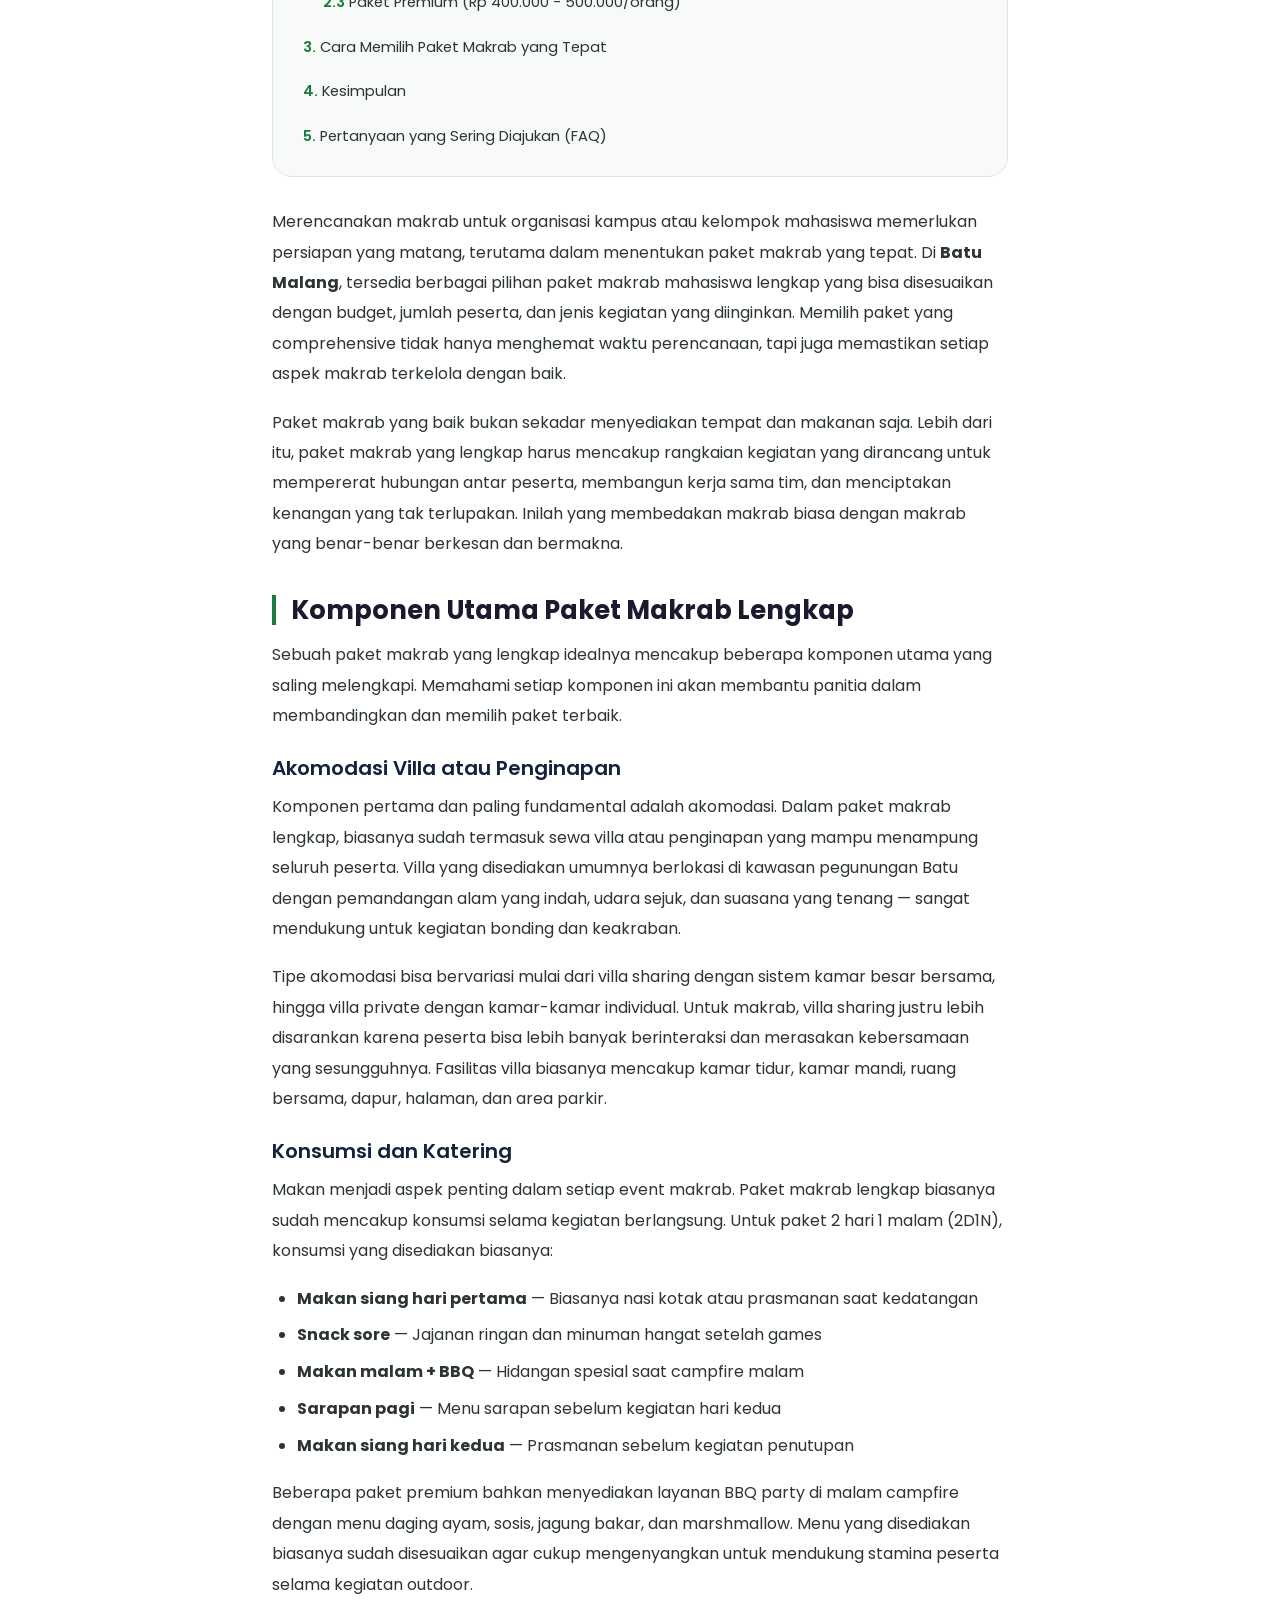
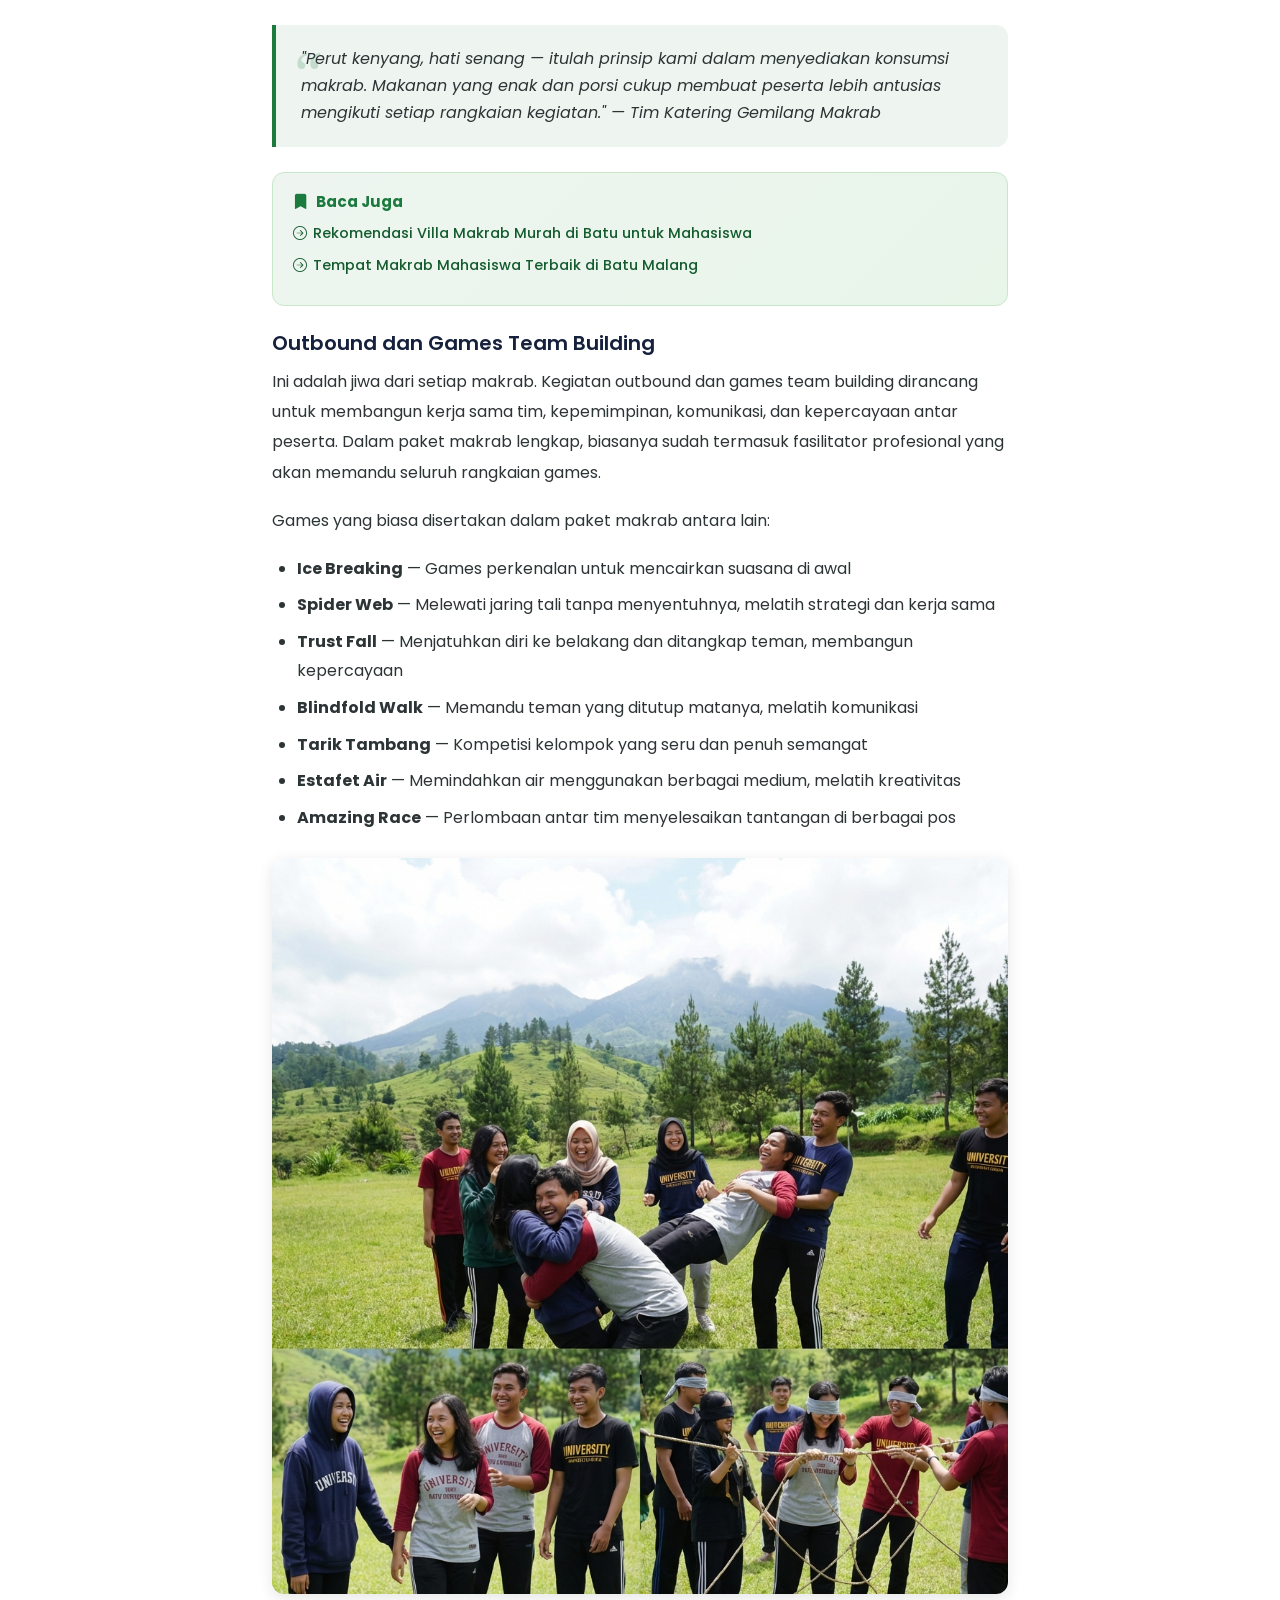
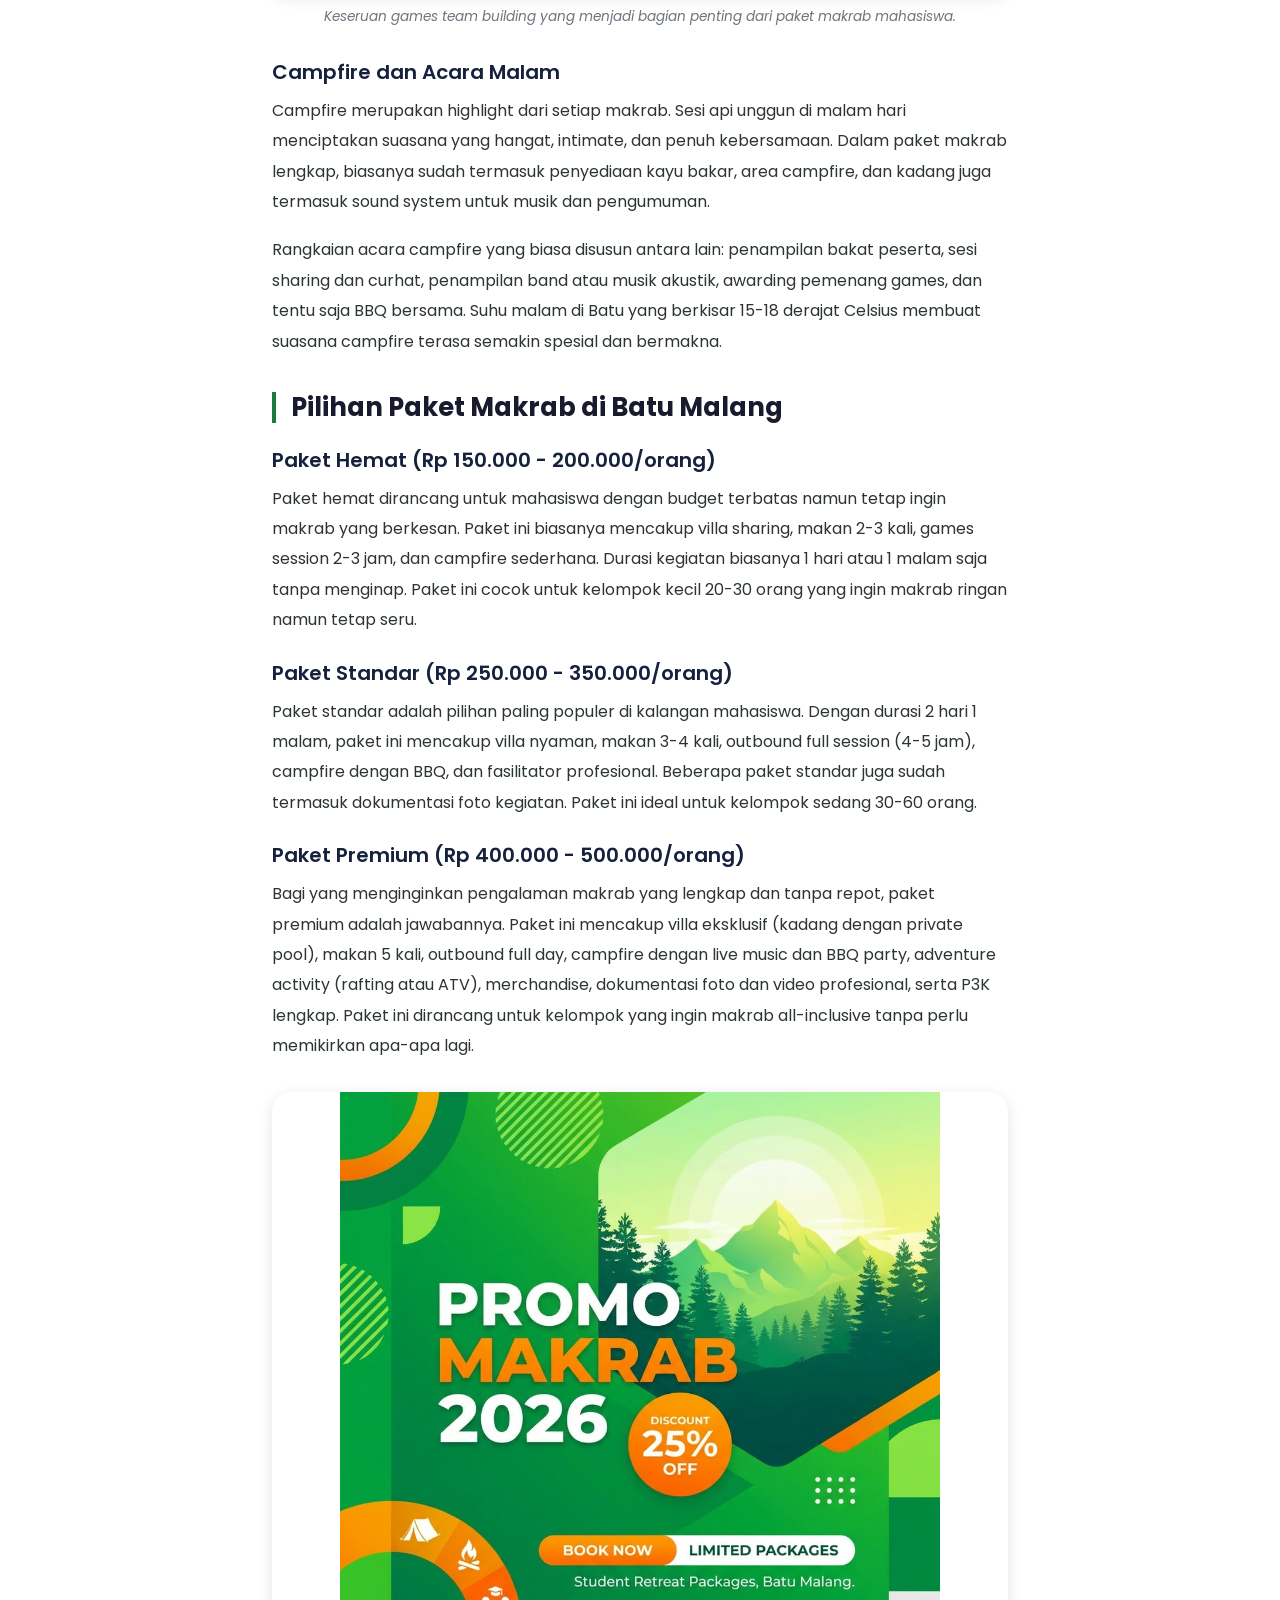
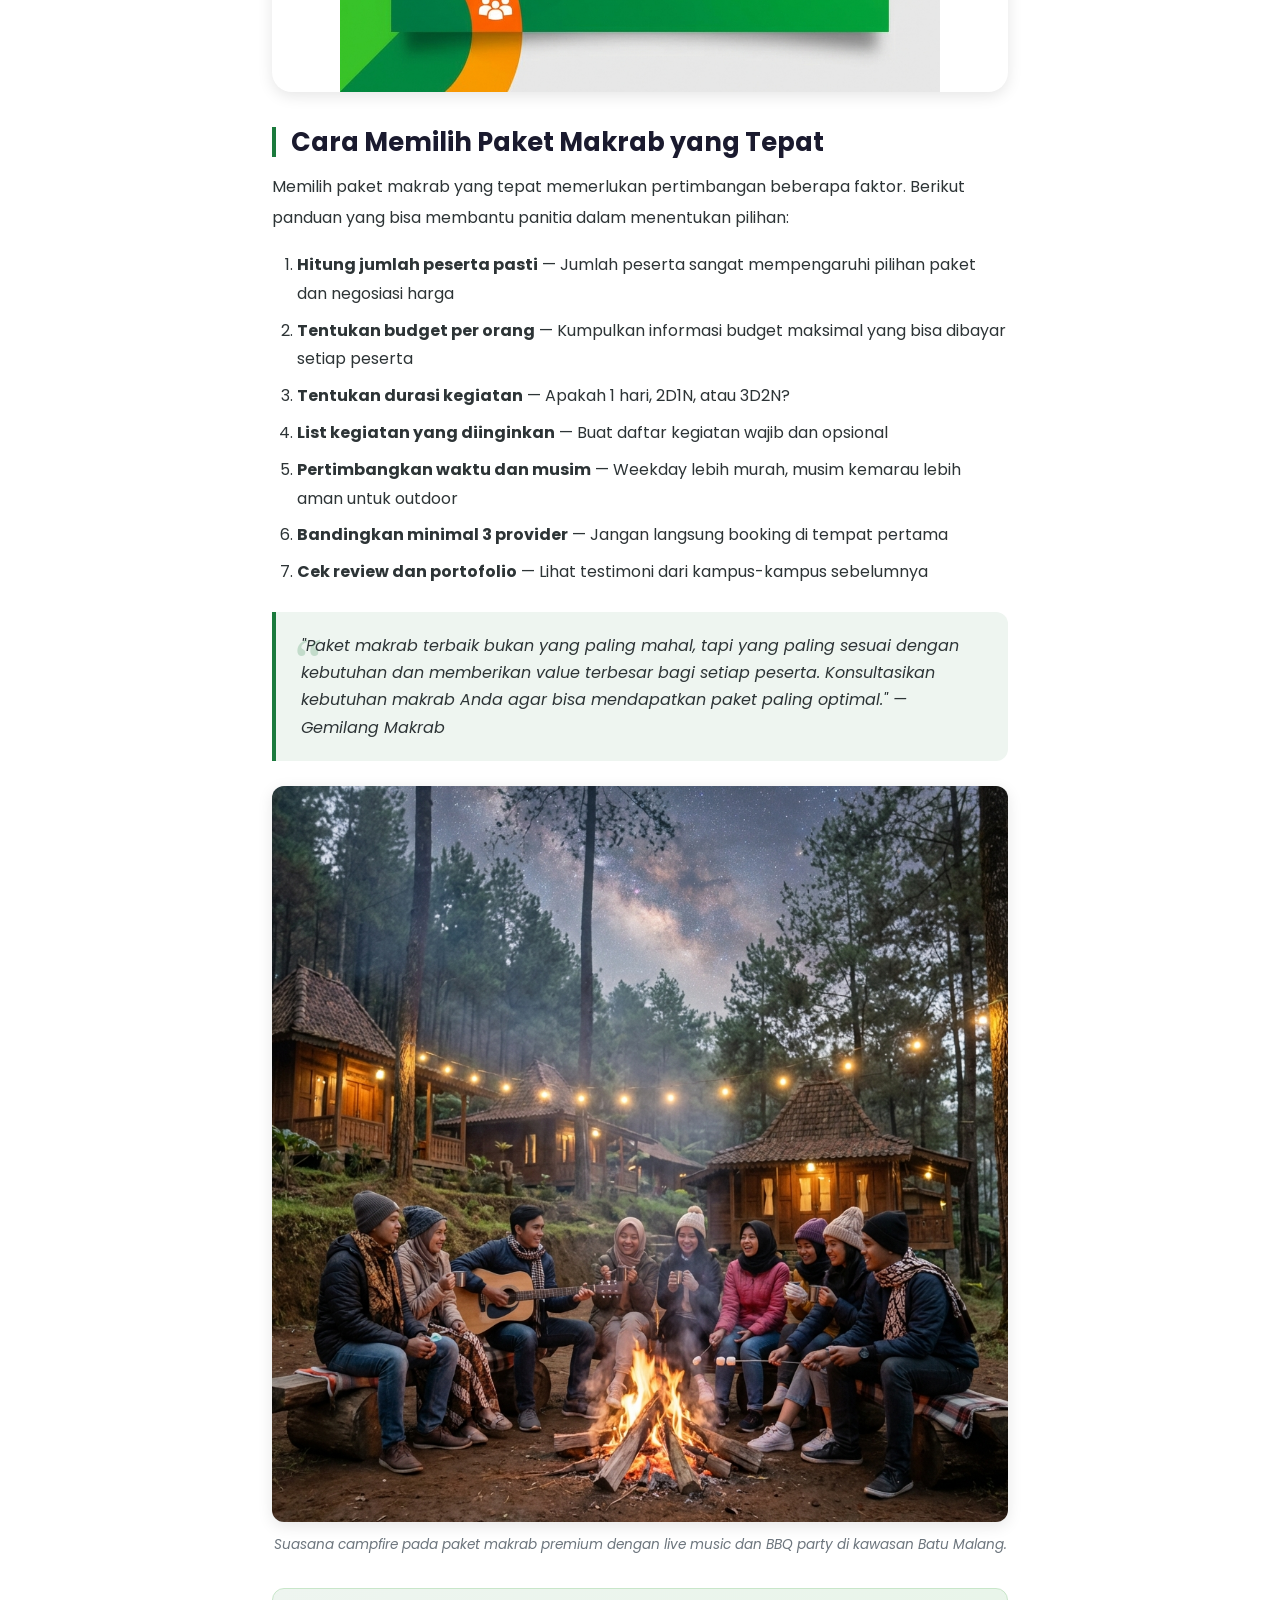
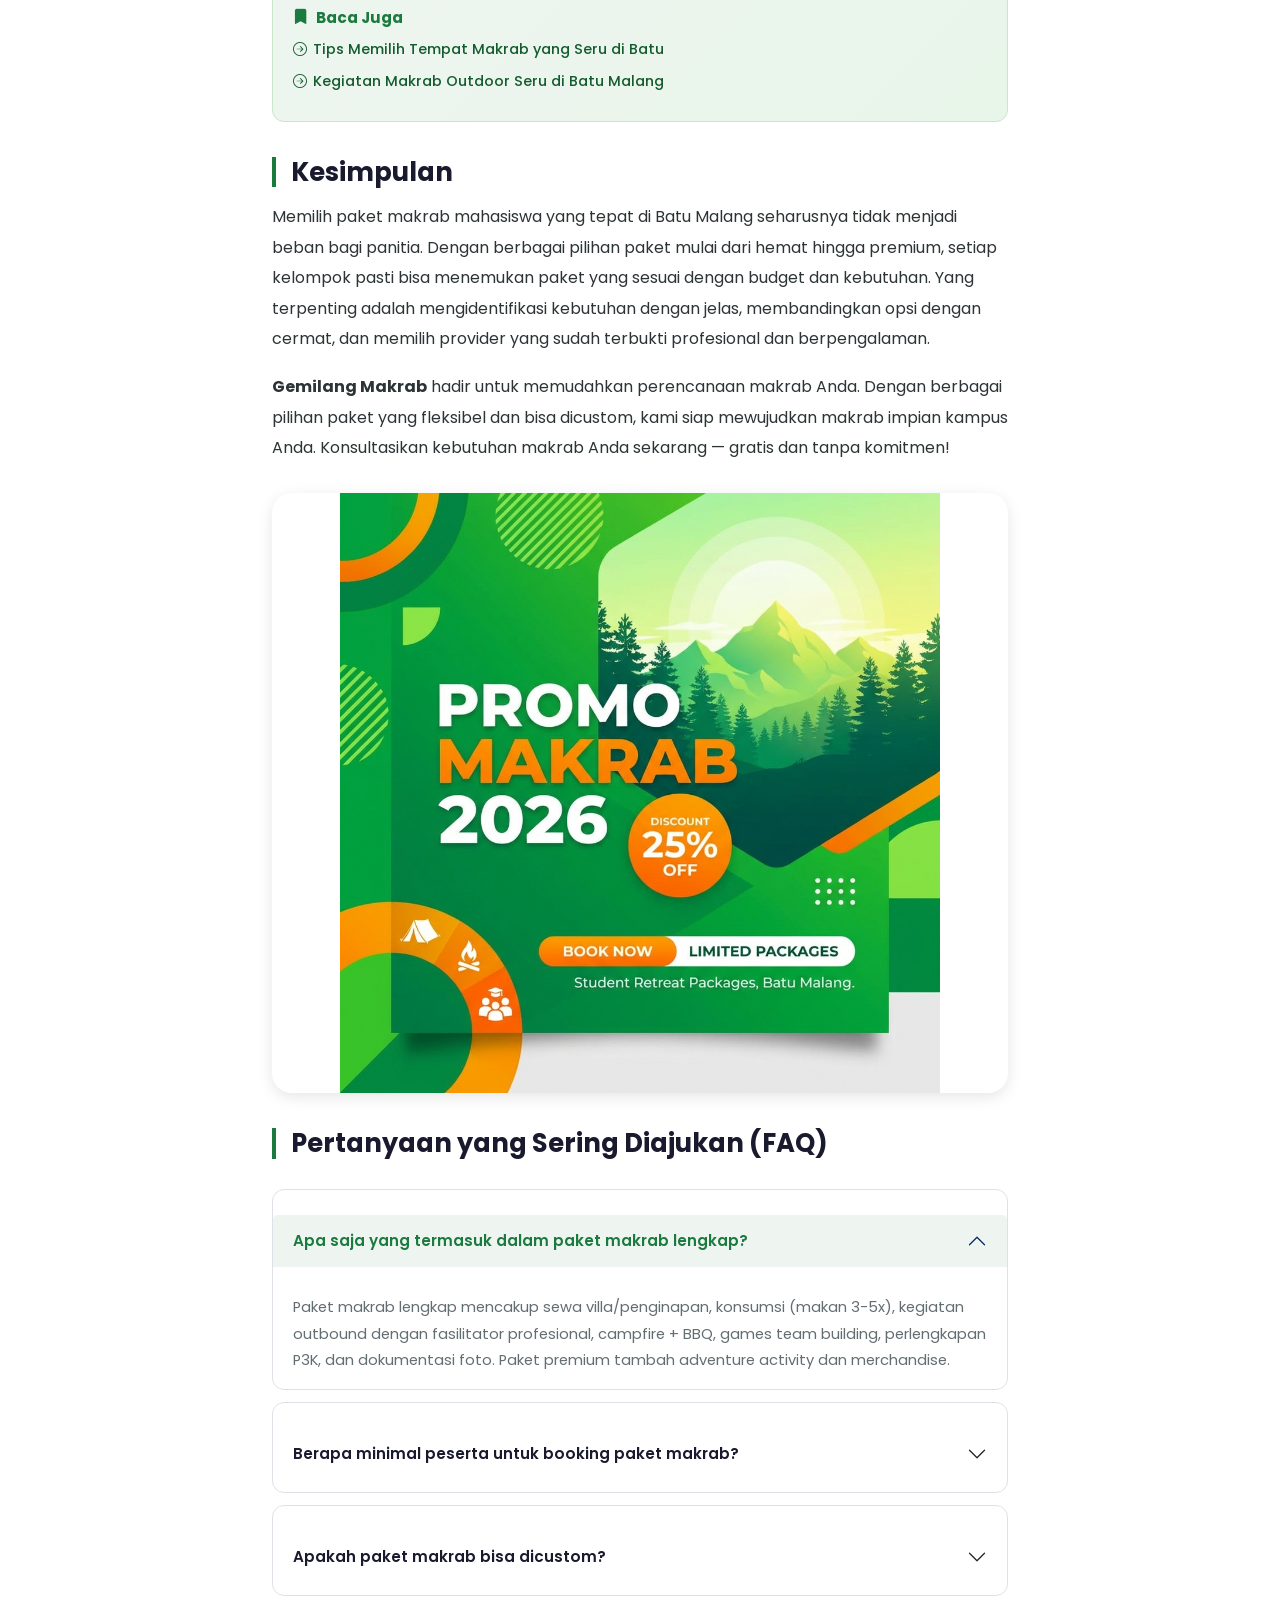
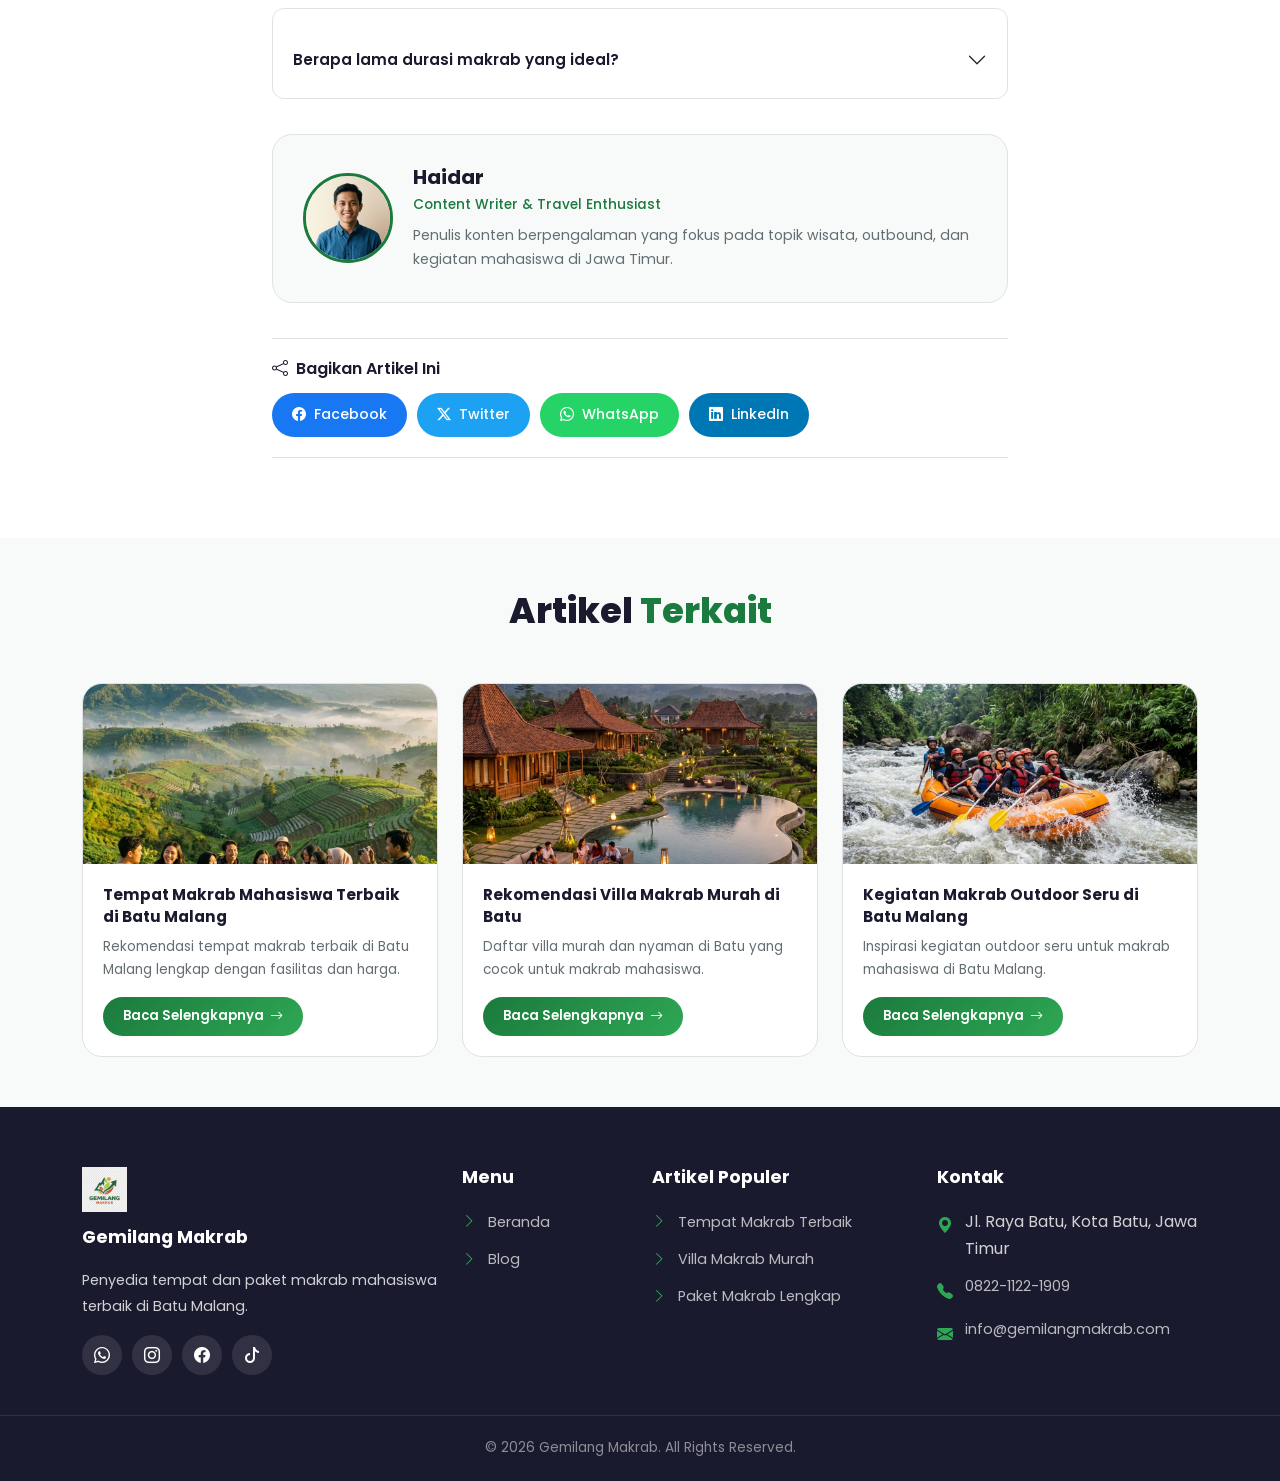
<file: paket-makrab-mahasiswa-lengkap-di-batu-malang.html>
<!DOCTYPE html>
<html lang="id">

<head>
    <meta charset="UTF-8">
    <meta name="viewport" content="width=device-width, initial-scale=1.0">
    <meta http-equiv="X-UA-Compatible" content="IE=edge">
    <title>Paket Makrab Mahasiswa Lengkap di Batu Malang 2026 | Gemilang Makrab</title>
    <meta name="description"
        content="Panduan memilih paket makrab mahasiswa lengkap di Batu Malang 2026. Dari paket hemat hingga premium dengan outbound, villa, campfire, dan games team building.">
    <meta name="keywords"
        content="paket makrab mahasiswa batu malang, paket makrab lengkap, harga paket makrab, paket outbound makrab, paket makrab murah batu, paket malam keakraban">
    <meta name="author" content="haidar">
    <meta name="robots" content="index, follow, max-snippet:-1, max-image-preview:large">
    <link rel="canonical" href="https://gemilangmakrab.com/paket-makrab-mahasiswa-lengkap-di-batu-malang.html">
    <meta property="og:type" content="article">
    <meta property="og:title" content="Paket Makrab Mahasiswa Lengkap di Batu Malang 2026">
    <meta property="og:description" content="Panduan memilih paket makrab lengkap untuk mahasiswa di Batu Malang.">
    <meta property="og:image" content="https://gemilangmakrab.com/images/outdoor-activity.png">
    <meta property="og:url" content="https://gemilangmakrab.com/paket-makrab-mahasiswa-lengkap-di-batu-malang.html">
    <meta property="article:published_time" content="2026-02-15T08:00:00+07:00">
    <meta property="article:author" content="haidar">
    <meta name="twitter:card" content="summary_large_image">
    <meta name="twitter:title" content="Paket Makrab Mahasiswa Lengkap di Batu Malang">
    <meta name="twitter:image" content="https://gemilangmakrab.com/images/outdoor-activity.png">
    <link rel="icon" type="image/png" href="images/logo.png">
    <link rel="apple-touch-icon" href="images/logo.png">
    <link href="https://cdn.jsdelivr.net/npm/bootstrap@5.3.2/dist/css/bootstrap.min.css" rel="stylesheet">
    <link href="https://cdn.jsdelivr.net/npm/bootstrap-icons@1.11.2/font/bootstrap-icons.min.css" rel="stylesheet">
    <link href="css/style.css" rel="stylesheet">
    <script type="application/ld+json">
    {"@context":"https://schema.org","@type":"Article","headline":"Paket Makrab Mahasiswa Lengkap di Batu Malang 2026","description":"Panduan memilih paket makrab mahasiswa lengkap di Batu Malang.","image":"https://gemilangmakrab.com/images/outdoor-activity.png","datePublished":"2026-02-15T08:00:00+07:00","dateModified":"2026-02-23T08:00:00+07:00","author":{"@type":"Person","name":"haidar"},"publisher":{"@type":"Organization","name":"Gemilang Makrab","logo":{"@type":"ImageObject","url":"https://gemilangmakrab.com/images/logo.png"}},"mainEntityOfPage":{"@type":"WebPage","@id":"https://gemilangmakrab.com/paket-makrab-mahasiswa-lengkap-di-batu-malang.html"}}
    </script>
    <script type="application/ld+json">
    {"@context":"https://schema.org","@type":"FAQPage","mainEntity":[{"@type":"Question","name":"Apa saja yang termasuk dalam paket makrab lengkap?","acceptedAnswer":{"@type":"Answer","text":"Paket makrab lengkap biasanya mencakup sewa villa, makan 3-5 kali, outbound dengan fasilitator, campfire, games team building, P3K, dan dokumentasi."}},{"@type":"Question","name":"Berapa minimal peserta untuk booking paket makrab?","acceptedAnswer":{"@type":"Answer","text":"Minimal peserta untuk booking paket makrab biasanya 20 orang. Semakin banyak peserta, semakin murah harga per orangnya."}},{"@type":"Question","name":"Apakah paket makrab bisa dicustom?","acceptedAnswer":{"@type":"Answer","text":"Ya, semua paket makrab bisa dicustom sesuai kebutuhan dan budget. Anda bisa menambah atau mengurangi fasilitas sesuai keinginan."}},{"@type":"Question","name":"Berapa lama durasi makrab yang ideal?","acceptedAnswer":{"@type":"Answer","text":"Durasi ideal makrab adalah 2 hari 1 malam (2D1N). Cukup untuk outbound, campfire, dan bonding tanpa terlalu melelahkan."}}]}
    </script>
</head>

<body>
    <nav class="navbar navbar-expand-lg navbar-custom fixed-top" id="mainNavbar">
        <div class="container">
            <a class="navbar-brand" href="index.html"><img src="images/logo.png" alt="Gemilang Makrab Logo" width="42"
                    height="42"> Gemilang Makrab</a>
            <button class="navbar-toggler" type="button" data-bs-toggle="collapse" data-bs-target="#navbarNav"><i
                    class="bi bi-list"></i></button>
            <div class="collapse navbar-collapse" id="navbarNav">
                <ul class="navbar-nav ms-auto align-items-lg-center gap-1">
                    <li class="nav-item"><a class="nav-link" href="index.html">Beranda</a></li>
                    <li class="nav-item"><a class="nav-link active" href="blog.html">Blog</a></li>
                    <li class="nav-item ms-lg-2"><a class="btn btn-nav-cta"
                            href="https://wa.me/6282211221909?text=Halo%20Gemilang%20Makrab" target="_blank"
                            rel="noopener"><i class="bi bi-whatsapp"></i> Hubungi Kami</a></li>
                </ul>
            </div>
        </div>
    </nav>

    <section class="article-hero">
        <div class="container position-relative" style="z-index:2;">
            <nav aria-label="breadcrumb">
                <ol class="breadcrumb breadcrumb-custom">
                    <li class="breadcrumb-item"><a href="index.html">Beranda</a></li>
                    <li class="breadcrumb-item"><a href="blog.html">Blog</a></li>
                    <li class="breadcrumb-item active">Paket Makrab Lengkap</li>
                </ol>
            </nav>
            <h1>Paket Makrab Mahasiswa Lengkap di Batu Malang</h1>
            <div class="article-meta">
                <span><i class="bi bi-person-fill"></i> haidar</span>
                <span><i class="bi bi-calendar3"></i> 15 Februari 2026</span>
                <span><i class="bi bi-clock"></i> 9 min read</span>
            </div>
        </div>
    </section>

    <section class="article-content">
        <div class="container">
            <div class="row justify-content-center">
                <div class="col-lg-8">

                    <div class="main-image"><img src="images/outdoor-activity.png"
                            alt="Kegiatan outbound paket makrab mahasiswa lengkap di Batu Malang dengan games tarik tambang"
                            width="800" height="450"></div>
                    <p class="img-caption">Keseruan kegiatan outbound sebagai bagian dari paket makrab mahasiswa lengkap
                        di Batu Malang.</p>

                    <div class="toc-wrapper" id="tocWrapper">
                        <div class="toc-header" id="tocHeader"><span><i class="bi bi-list-ul me-2"></i> Daftar
                                Isi</span><i class="bi bi-chevron-up"></i></div>
                        <div class="toc-body" id="tocBody"></div>
                    </div>

                    <p>Merencanakan makrab untuk organisasi kampus atau kelompok mahasiswa memerlukan persiapan yang
                        matang, terutama dalam menentukan paket makrab yang tepat. Di <strong>Batu Malang</strong>,
                        tersedia berbagai pilihan paket makrab mahasiswa lengkap yang bisa disesuaikan dengan budget,
                        jumlah peserta, dan jenis kegiatan yang diinginkan. Memilih paket yang comprehensive tidak hanya
                        menghemat waktu perencanaan, tapi juga memastikan setiap aspek makrab terkelola dengan baik.</p>

                    <p>Paket makrab yang baik bukan sekadar menyediakan tempat dan makanan saja. Lebih dari itu, paket
                        makrab yang lengkap harus mencakup rangkaian kegiatan yang dirancang untuk mempererat hubungan
                        antar peserta, membangun kerja sama tim, dan menciptakan kenangan yang tak terlupakan. Inilah
                        yang membedakan makrab biasa dengan makrab yang benar-benar berkesan dan bermakna.</p>

                    <h2 id="komponen-paket">Komponen Utama Paket Makrab Lengkap</h2>

                    <p>Sebuah paket makrab yang lengkap idealnya mencakup beberapa komponen utama yang saling
                        melengkapi. Memahami setiap komponen ini akan membantu panitia dalam membandingkan dan memilih
                        paket terbaik.</p>

                    <h3 id="akomodasi">Akomodasi Villa atau Penginapan</h3>
                    <p>Komponen pertama dan paling fundamental adalah akomodasi. Dalam paket makrab lengkap, biasanya
                        sudah termasuk sewa villa atau penginapan yang mampu menampung seluruh peserta. Villa yang
                        disediakan umumnya berlokasi di kawasan pegunungan Batu dengan pemandangan alam yang indah,
                        udara sejuk, dan suasana yang tenang — sangat mendukung untuk kegiatan bonding dan keakraban.
                    </p>

                    <p>Tipe akomodasi bisa bervariasi mulai dari villa sharing dengan sistem kamar besar bersama, hingga
                        villa private dengan kamar-kamar individual. Untuk makrab, villa sharing justru lebih disarankan
                        karena peserta bisa lebih banyak berinteraksi dan merasakan kebersamaan yang sesungguhnya.
                        Fasilitas villa biasanya mencakup kamar tidur, kamar mandi, ruang bersama, dapur, halaman, dan
                        area parkir.</p>

                    <h3 id="konsumsi">Konsumsi dan Katering</h3>
                    <p>Makan menjadi aspek penting dalam setiap event makrab. Paket makrab lengkap biasanya sudah
                        mencakup konsumsi selama kegiatan berlangsung. Untuk paket 2 hari 1 malam (2D1N), konsumsi yang
                        disediakan biasanya:</p>
                    <ul>
                        <li><strong>Makan siang hari pertama</strong> — Biasanya nasi kotak atau prasmanan saat
                            kedatangan</li>
                        <li><strong>Snack sore</strong> — Jajanan ringan dan minuman hangat setelah games</li>
                        <li><strong>Makan malam + BBQ</strong> — Hidangan spesial saat campfire malam</li>
                        <li><strong>Sarapan pagi</strong> — Menu sarapan sebelum kegiatan hari kedua</li>
                        <li><strong>Makan siang hari kedua</strong> — Prasmanan sebelum kegiatan penutupan</li>
                    </ul>

                    <p>Beberapa paket premium bahkan menyediakan layanan BBQ party di malam campfire dengan menu daging
                        ayam, sosis, jagung bakar, dan marshmallow. Menu yang disediakan biasanya sudah disesuaikan agar
                        cukup mengenyangkan untuk mendukung stamina peserta selama kegiatan outdoor.</p>

                    <blockquote>
                        "Perut kenyang, hati senang — itulah prinsip kami dalam menyediakan konsumsi makrab. Makanan
                        yang enak dan porsi cukup membuat peserta lebih antusias mengikuti setiap rangkaian kegiatan." —
                        Tim Katering Gemilang Makrab
                    </blockquote>

                    <div class="baca-juga">
                        <h5><i class="bi bi-bookmark-fill"></i> Baca Juga</h5>
                        <ul>
                            <li><a href="rekomendasi-villa-makrab-murah-di-batu.html"><i
                                        class="bi bi-arrow-right-circle"></i> Rekomendasi Villa Makrab Murah di Batu
                                    untuk Mahasiswa</a></li>
                            <li><a href="tempat-makrab-mahasiswa-terbaik-di-batu-malang.html"><i
                                        class="bi bi-arrow-right-circle"></i> Tempat Makrab Mahasiswa Terbaik di Batu
                                    Malang</a></li>
                        </ul>
                    </div>

                    <h3 id="outbound-games">Outbound dan Games Team Building</h3>
                    <p>Ini adalah jiwa dari setiap makrab. Kegiatan outbound dan games team building dirancang untuk
                        membangun kerja sama tim, kepemimpinan, komunikasi, dan kepercayaan antar peserta. Dalam paket
                        makrab lengkap, biasanya sudah termasuk fasilitator profesional yang akan memandu seluruh
                        rangkaian games.</p>

                    <p>Games yang biasa disertakan dalam paket makrab antara lain:</p>
                    <ul>
                        <li><strong>Ice Breaking</strong> — Games perkenalan untuk mencairkan suasana di awal</li>
                        <li><strong>Spider Web</strong> — Melewati jaring tali tanpa menyentuhnya, melatih strategi dan
                            kerja sama</li>
                        <li><strong>Trust Fall</strong> — Menjatuhkan diri ke belakang dan ditangkap teman, membangun
                            kepercayaan</li>
                        <li><strong>Blindfold Walk</strong> — Memandu teman yang ditutup matanya, melatih komunikasi
                        </li>
                        <li><strong>Tarik Tambang</strong> — Kompetisi kelompok yang seru dan penuh semangat</li>
                        <li><strong>Estafet Air</strong> — Memindahkan air menggunakan berbagai medium, melatih
                            kreativitas</li>
                        <li><strong>Amazing Race</strong> — Perlombaan antar tim menyelesaikan tantangan di berbagai pos
                        </li>
                    </ul>

                    <div class="support-image"><img src="images/team-building.png"
                            alt="Mahasiswa bermain games team building saat makrab di Batu Malang" loading="lazy"
                            width="800" height="450"></div>
                    <p class="img-caption">Keseruan games team building yang menjadi bagian penting dari paket makrab
                        mahasiswa.</p>

                    <h3 id="campfire">Campfire dan Acara Malam</h3>
                    <p>Campfire merupakan highlight dari setiap makrab. Sesi api unggun di malam hari menciptakan
                        suasana yang hangat, intimate, dan penuh kebersamaan. Dalam paket makrab lengkap, biasanya sudah
                        termasuk penyediaan kayu bakar, area campfire, dan kadang juga termasuk sound system untuk musik
                        dan pengumuman.</p>

                    <p>Rangkaian acara campfire yang biasa disusun antara lain: penampilan bakat peserta, sesi sharing
                        dan curhat, penampilan band atau musik akustik, awarding pemenang games, dan tentu saja BBQ
                        bersama. Suhu malam di Batu yang berkisar 15-18 derajat Celsius membuat suasana campfire terasa
                        semakin spesial dan bermakna.</p>

                    <h2 id="pilihan-paket">Pilihan Paket Makrab di Batu Malang</h2>

                    <h3 id="paket-hemat">Paket Hemat (Rp 150.000 - 200.000/orang)</h3>
                    <p>Paket hemat dirancang untuk mahasiswa dengan budget terbatas namun tetap ingin makrab yang
                        berkesan. Paket ini biasanya mencakup villa sharing, makan 2-3 kali, games session 2-3 jam, dan
                        campfire sederhana. Durasi kegiatan biasanya 1 hari atau 1 malam saja tanpa menginap. Paket ini
                        cocok untuk kelompok kecil 20-30 orang yang ingin makrab ringan namun tetap seru.</p>

                    <h3 id="paket-standar">Paket Standar (Rp 250.000 - 350.000/orang)</h3>
                    <p>Paket standar adalah pilihan paling populer di kalangan mahasiswa. Dengan durasi 2 hari 1 malam,
                        paket ini mencakup villa nyaman, makan 3-4 kali, outbound full session (4-5 jam), campfire
                        dengan BBQ, dan fasilitator profesional. Beberapa paket standar juga sudah termasuk dokumentasi
                        foto kegiatan. Paket ini ideal untuk kelompok sedang 30-60 orang.</p>

                    <h3 id="paket-premium">Paket Premium (Rp 400.000 - 500.000/orang)</h3>
                    <p>Bagi yang menginginkan pengalaman makrab yang lengkap dan tanpa repot, paket premium adalah
                        jawabannya. Paket ini mencakup villa eksklusif (kadang dengan private pool), makan 5 kali,
                        outbound full day, campfire dengan live music dan BBQ party, adventure activity (rafting atau
                        ATV), merchandise, dokumentasi foto dan video profesional, serta P3K lengkap. Paket ini
                        dirancang untuk kelompok yang ingin makrab all-inclusive tanpa perlu memikirkan apa-apa lagi.
                    </p>

                    <div class="promo-image"><img src="images/promo-banner.png"
                            alt="Promo diskon paket makrab mahasiswa 2026 di Batu Malang" loading="lazy" width="600"
                            height="600"></div>

                    <h2 id="cara-memilih">Cara Memilih Paket Makrab yang Tepat</h2>

                    <p>Memilih paket makrab yang tepat memerlukan pertimbangan beberapa faktor. Berikut panduan yang
                        bisa membantu panitia dalam menentukan pilihan:</p>

                    <ol>
                        <li><strong>Hitung jumlah peserta pasti</strong> — Jumlah peserta sangat mempengaruhi pilihan
                            paket dan negosiasi harga</li>
                        <li><strong>Tentukan budget per orang</strong> — Kumpulkan informasi budget maksimal yang bisa
                            dibayar setiap peserta</li>
                        <li><strong>Tentukan durasi kegiatan</strong> — Apakah 1 hari, 2D1N, atau 3D2N?</li>
                        <li><strong>List kegiatan yang diinginkan</strong> — Buat daftar kegiatan wajib dan opsional
                        </li>
                        <li><strong>Pertimbangkan waktu dan musim</strong> — Weekday lebih murah, musim kemarau lebih
                            aman untuk outdoor</li>
                        <li><strong>Bandingkan minimal 3 provider</strong> — Jangan langsung booking di tempat pertama
                        </li>
                        <li><strong>Cek review dan portofolio</strong> — Lihat testimoni dari kampus-kampus sebelumnya
                        </li>
                    </ol>

                    <blockquote>
                        "Paket makrab terbaik bukan yang paling mahal, tapi yang paling sesuai dengan kebutuhan dan
                        memberikan value terbesar bagi setiap peserta. Konsultasikan kebutuhan makrab Anda agar bisa
                        mendapatkan paket paling optimal." — Gemilang Makrab
                    </blockquote>

                    <div class="support-image"><img src="images/campfire.png"
                            alt="Campfire makrab paket premium dengan live music di Batu Malang" loading="lazy"
                            width="800" height="450"></div>
                    <p class="img-caption">Suasana campfire pada paket makrab premium dengan live music dan BBQ party di
                        kawasan Batu Malang.</p>

                    <div class="baca-juga">
                        <h5><i class="bi bi-bookmark-fill"></i> Baca Juga</h5>
                        <ul>
                            <li><a href="tips-memilih-tempat-makrab-yang-seru-di-batu.html"><i
                                        class="bi bi-arrow-right-circle"></i> Tips Memilih Tempat Makrab yang Seru di
                                    Batu</a></li>
                            <li><a href="kegiatan-makrab-outdoor-di-batu-malang.html"><i
                                        class="bi bi-arrow-right-circle"></i> Kegiatan Makrab Outdoor Seru di Batu
                                    Malang</a></li>
                        </ul>
                    </div>

                    <h2 id="kesimpulan">Kesimpulan</h2>

                    <p>Memilih paket makrab mahasiswa yang tepat di Batu Malang seharusnya tidak menjadi beban bagi
                        panitia. Dengan berbagai pilihan paket mulai dari hemat hingga premium, setiap kelompok pasti
                        bisa menemukan paket yang sesuai dengan budget dan kebutuhan. Yang terpenting adalah
                        mengidentifikasi kebutuhan dengan jelas, membandingkan opsi dengan cermat, dan memilih provider
                        yang sudah terbukti profesional dan berpengalaman.</p>

                    <p><strong>Gemilang Makrab</strong> hadir untuk memudahkan perencanaan makrab Anda. Dengan berbagai
                        pilihan paket yang fleksibel dan bisa dicustom, kami siap mewujudkan makrab impian kampus Anda.
                        Konsultasikan kebutuhan makrab Anda sekarang — gratis dan tanpa komitmen!</p>

                    <div class="promo-image"><img src="images/promo-banner.png"
                            alt="Hubungi Gemilang Makrab untuk paket makrab lengkap mahasiswa" loading="lazy"
                            width="600" height="600"></div>

                    <h2 id="faq">Pertanyaan yang Sering Diajukan (FAQ)</h2>
                    <div class="faq-section">
                        <div class="accordion" id="faqAccordion">
                            <div class="accordion-item">
                                <h3 class="accordion-header"><button class="accordion-button" type="button"
                                        data-bs-toggle="collapse" data-bs-target="#faq1">Apa saja yang termasuk dalam
                                        paket makrab lengkap?</button></h3>
                                <div id="faq1" class="accordion-collapse collapse show" data-bs-parent="#faqAccordion">
                                    <div class="accordion-body">Paket makrab lengkap mencakup sewa villa/penginapan,
                                        konsumsi (makan 3-5x), kegiatan outbound dengan fasilitator profesional,
                                        campfire + BBQ, games team building, perlengkapan P3K, dan dokumentasi foto.
                                        Paket premium tambah adventure activity dan merchandise.</div>
                                </div>
                            </div>
                            <div class="accordion-item">
                                <h3 class="accordion-header"><button class="accordion-button collapsed" type="button"
                                        data-bs-toggle="collapse" data-bs-target="#faq2">Berapa minimal peserta untuk
                                        booking paket makrab?</button></h3>
                                <div id="faq2" class="accordion-collapse collapse" data-bs-parent="#faqAccordion">
                                    <div class="accordion-body">Minimal peserta untuk booking paket makrab adalah 20
                                        orang. Semakin banyak peserta, semakin hemat biaya per orangnya karena biaya
                                        tetap seperti sewa villa dan fasilitator bisa dibagi lebih banyak.</div>
                                </div>
                            </div>
                            <div class="accordion-item">
                                <h3 class="accordion-header"><button class="accordion-button collapsed" type="button"
                                        data-bs-toggle="collapse" data-bs-target="#faq3">Apakah paket makrab bisa
                                        dicustom?</button></h3>
                                <div id="faq3" class="accordion-collapse collapse" data-bs-parent="#faqAccordion">
                                    <div class="accordion-body">Ya, semua paket makrab bisa dicustom sesuai kebutuhan.
                                        Anda bisa menambah atau mengurangi fasilitas, mengubah durasi, atau menyesuaikan
                                        jenis kegiatan. Hubungi kami untuk konsultasi gratis.</div>
                                </div>
                            </div>
                            <div class="accordion-item">
                                <h3 class="accordion-header"><button class="accordion-button collapsed" type="button"
                                        data-bs-toggle="collapse" data-bs-target="#faq4">Berapa lama durasi makrab yang
                                        ideal?</button></h3>
                                <div id="faq4" class="accordion-collapse collapse" data-bs-parent="#faqAccordion">
                                    <div class="accordion-body">Durasi ideal makrab adalah 2 hari 1 malam (2D1N). Cukup
                                        untuk semua rangkaian kegiatan: outbound, campfire, games, dan bonding tanpa
                                        terlalu melelahkan untuk para mahasiswa.</div>
                                </div>
                            </div>
                        </div>
                    </div>

                    <div class="author-box"><img src="images/author.png" alt="Foto profil penulis haidar" width="90"
                            height="90">
                        <div class="author-info">
                            <h5>Haidar</h5>
                            <div class="author-role">Content Writer & Travel Enthusiast</div>
                            <p>Penulis konten berpengalaman yang fokus pada topik wisata, outbound, dan kegiatan
                                mahasiswa di Jawa Timur.</p>
                        </div>
                    </div>

                    <div class="share-section">
                        <h5><i class="bi bi-share me-2"></i>Bagikan Artikel Ini</h5>
                        <div class="share-buttons" id="shareButtons">
                            <a href="#" class="share-btn facebook" data-platform="facebook"><i
                                    class="bi bi-facebook"></i> Facebook</a>
                            <a href="#" class="share-btn twitter" data-platform="twitter"><i
                                    class="bi bi-twitter-x"></i> Twitter</a>
                            <a href="#" class="share-btn whatsapp" data-platform="whatsapp"><i
                                    class="bi bi-whatsapp"></i> WhatsApp</a>
                            <a href="#" class="share-btn linkedin" data-platform="linkedin"><i
                                    class="bi bi-linkedin"></i> LinkedIn</a>
                        </div>
                    </div>

                </div>
            </div>
        </div>
    </section>

    <section class="related-articles">
        <div class="container">
            <div class="section-title">
                <h2>Artikel <span>Terkait</span></h2>
            </div>
            <div class="row g-4">
                <div class="col-md-6 col-lg-4">
                    <div class="related-card"><img src="images/hero.png" alt="Tempat makrab terbaik" loading="lazy"
                            width="400" height="180">
                        <div class="card-body">
                            <h5>Tempat Makrab Mahasiswa Terbaik di Batu Malang</h5>
                            <p>Rekomendasi tempat makrab terbaik di Batu Malang lengkap dengan fasilitas dan harga.</p>
                            <a href="tempat-makrab-mahasiswa-terbaik-di-batu-malang.html" class="btn-related">Baca
                                Selengkapnya <i class="bi bi-arrow-right"></i></a>
                        </div>
                    </div>
                </div>
                <div class="col-md-6 col-lg-4">
                    <div class="related-card"><img src="images/villa-makrab.png" alt="Villa makrab murah" loading="lazy"
                            width="400" height="180">
                        <div class="card-body">
                            <h5>Rekomendasi Villa Makrab Murah di Batu</h5>
                            <p>Daftar villa murah dan nyaman di Batu yang cocok untuk makrab mahasiswa.</p><a
                                href="rekomendasi-villa-makrab-murah-di-batu.html" class="btn-related">Baca Selengkapnya
                                <i class="bi bi-arrow-right"></i></a>
                        </div>
                    </div>
                </div>
                <div class="col-md-6 col-lg-4">
                    <div class="related-card"><img src="images/rafting.png" alt="Kegiatan outdoor makrab" loading="lazy"
                            width="400" height="180">
                        <div class="card-body">
                            <h5>Kegiatan Makrab Outdoor Seru di Batu Malang</h5>
                            <p>Inspirasi kegiatan outdoor seru untuk makrab mahasiswa di Batu Malang.</p><a
                                href="kegiatan-makrab-outdoor-di-batu-malang.html" class="btn-related">Baca Selengkapnya
                                <i class="bi bi-arrow-right"></i></a>
                        </div>
                    </div>
                </div>
            </div>
        </div>
    </section>

    <footer class="footer">
        <div class="container">
            <div class="row g-4">
                <div class="col-lg-4">
                    <div class="footer-brand"><img src="images/logo.png" alt="Logo" width="45" height="45"></div>
                    <h5>Gemilang Makrab</h5>
                    <p>Penyedia tempat dan paket makrab mahasiswa terbaik di Batu Malang.</p>
                    <div class="footer-social"><a href="https://wa.me/6282211221909" target="_blank" rel="noopener"
                            aria-label="WhatsApp"><i class="bi bi-whatsapp"></i></a><a href="#"
                            aria-label="Instagram"><i class="bi bi-instagram"></i></a><a href="#"
                            aria-label="Facebook"><i class="bi bi-facebook"></i></a><a href="#" aria-label="TikTok"><i
                                class="bi bi-tiktok"></i></a></div>
                </div>
                <div class="col-lg-2 col-md-4">
                    <h5>Menu</h5>
                    <ul class="footer-links">
                        <li><a href="index.html"><i class="bi bi-chevron-right"></i> Beranda</a></li>
                        <li><a href="blog.html"><i class="bi bi-chevron-right"></i> Blog</a></li>
                    </ul>
                </div>
                <div class="col-lg-3 col-md-4">
                    <h5>Artikel Populer</h5>
                    <ul class="footer-links">
                        <li><a href="tempat-makrab-mahasiswa-terbaik-di-batu-malang.html"><i
                                    class="bi bi-chevron-right"></i> Tempat Makrab Terbaik</a></li>
                        <li><a href="rekomendasi-villa-makrab-murah-di-batu.html"><i class="bi bi-chevron-right"></i>
                                Villa Makrab Murah</a></li>
                        <li><a href="paket-makrab-mahasiswa-lengkap-di-batu-malang.html"><i
                                    class="bi bi-chevron-right"></i> Paket Makrab Lengkap</a></li>
                    </ul>
                </div>
                <div class="col-lg-3 col-md-4">
                    <h5>Kontak</h5>
                    <ul class="footer-links footer-contact">
                        <li><i class="bi bi-geo-alt-fill"></i> <span>Jl. Raya Batu, Kota Batu, Jawa Timur</span></li>
                        <li><i class="bi bi-telephone-fill"></i> <a href="tel:+6282211221909">0822-1122-1909</a></li>
                        <li><i class="bi bi-envelope-fill"></i> <a
                                href="mailto:info@gemilangmakrab.com">info@gemilangmakrab.com</a></li>
                    </ul>
                </div>
            </div>
        </div>
        <div class="footer-bottom">
            <div class="container">
                <p>&copy; 2026 Gemilang Makrab. All Rights Reserved.</p>
            </div>
        </div>
    </footer>

    <div class="wa-floating"><a href="https://wa.me/6282211221909?text=Halo%20Gemilang%20Makrab" class="wa-btn"
            target="_blank" rel="noopener" aria-label="Chat WhatsApp"><i class="bi bi-whatsapp"></i></a><span
            class="wa-tooltip">Chat Kami!</span></div>
    <button class="scroll-top" id="scrollTop" aria-label="Scroll to top"><i class="bi bi-chevron-up"></i></button>

    <script src="https://cdn.jsdelivr.net/npm/bootstrap@5.3.2/dist/js/bootstrap.bundle.min.js"></script>
    <script>
        window.addEventListener('scroll', function () { document.getElementById('mainNavbar').classList.toggle('scrolled', window.scrollY > 50); document.getElementById('scrollTop').classList.toggle('active', window.scrollY > 300); });
        document.getElementById('scrollTop').addEventListener('click', () => window.scrollTo({ top: 0, behavior: 'smooth' }));
        (function () { const h = document.querySelector('.article-content').querySelectorAll('h2[id],h3[id]'); const t = document.getElementById('tocBody'); if (h.length && t) { let html = '<ol>', s = false; h.forEach(function (e) { if (e.tagName === 'H3') { if (!s) { html += '<ol>'; s = true; } html += '<li><a href="#' + e.id + '">' + e.textContent + '</a></li>'; } else { if (s) { html += '</ol>'; s = false; } html += '<li><a href="#' + e.id + '">' + e.textContent + '</a></li>'; } }); if (s) html += '</ol>'; html += '</ol>'; t.innerHTML = html; } })();
        document.getElementById('tocHeader').addEventListener('click', function () { const b = document.getElementById('tocBody'); this.classList.toggle('collapsed'); b.style.display = b.style.display === 'none' ? 'block' : 'none'; });
        (function () { const u = encodeURIComponent(window.location.href), t = encodeURIComponent(document.title); document.querySelectorAll('#shareButtons .share-btn').forEach(function (btn) { btn.addEventListener('click', function (e) { e.preventDefault(); const p = this.dataset.platform; let s = ''; if (p === 'facebook') s = 'https://www.facebook.com/sharer/sharer.php?u=' + u; else if (p === 'twitter') s = 'https://twitter.com/intent/tweet?url=' + u + '&text=' + t; else if (p === 'whatsapp') s = 'https://wa.me/?text=' + t + '%20' + u; else if (p === 'linkedin') s = 'https://www.linkedin.com/sharing/share-offsite/?url=' + u; window.open(s, '_blank', 'width=600,height=400'); }); }); })();
        document.querySelectorAll('.navbar-nav .nav-link').forEach(function (l) { l.addEventListener('click', function () { var c = bootstrap.Collapse.getInstance(document.getElementById('navbarNav')); if (c) c.hide(); }); });
    </script>
</body>

</html>
</file>
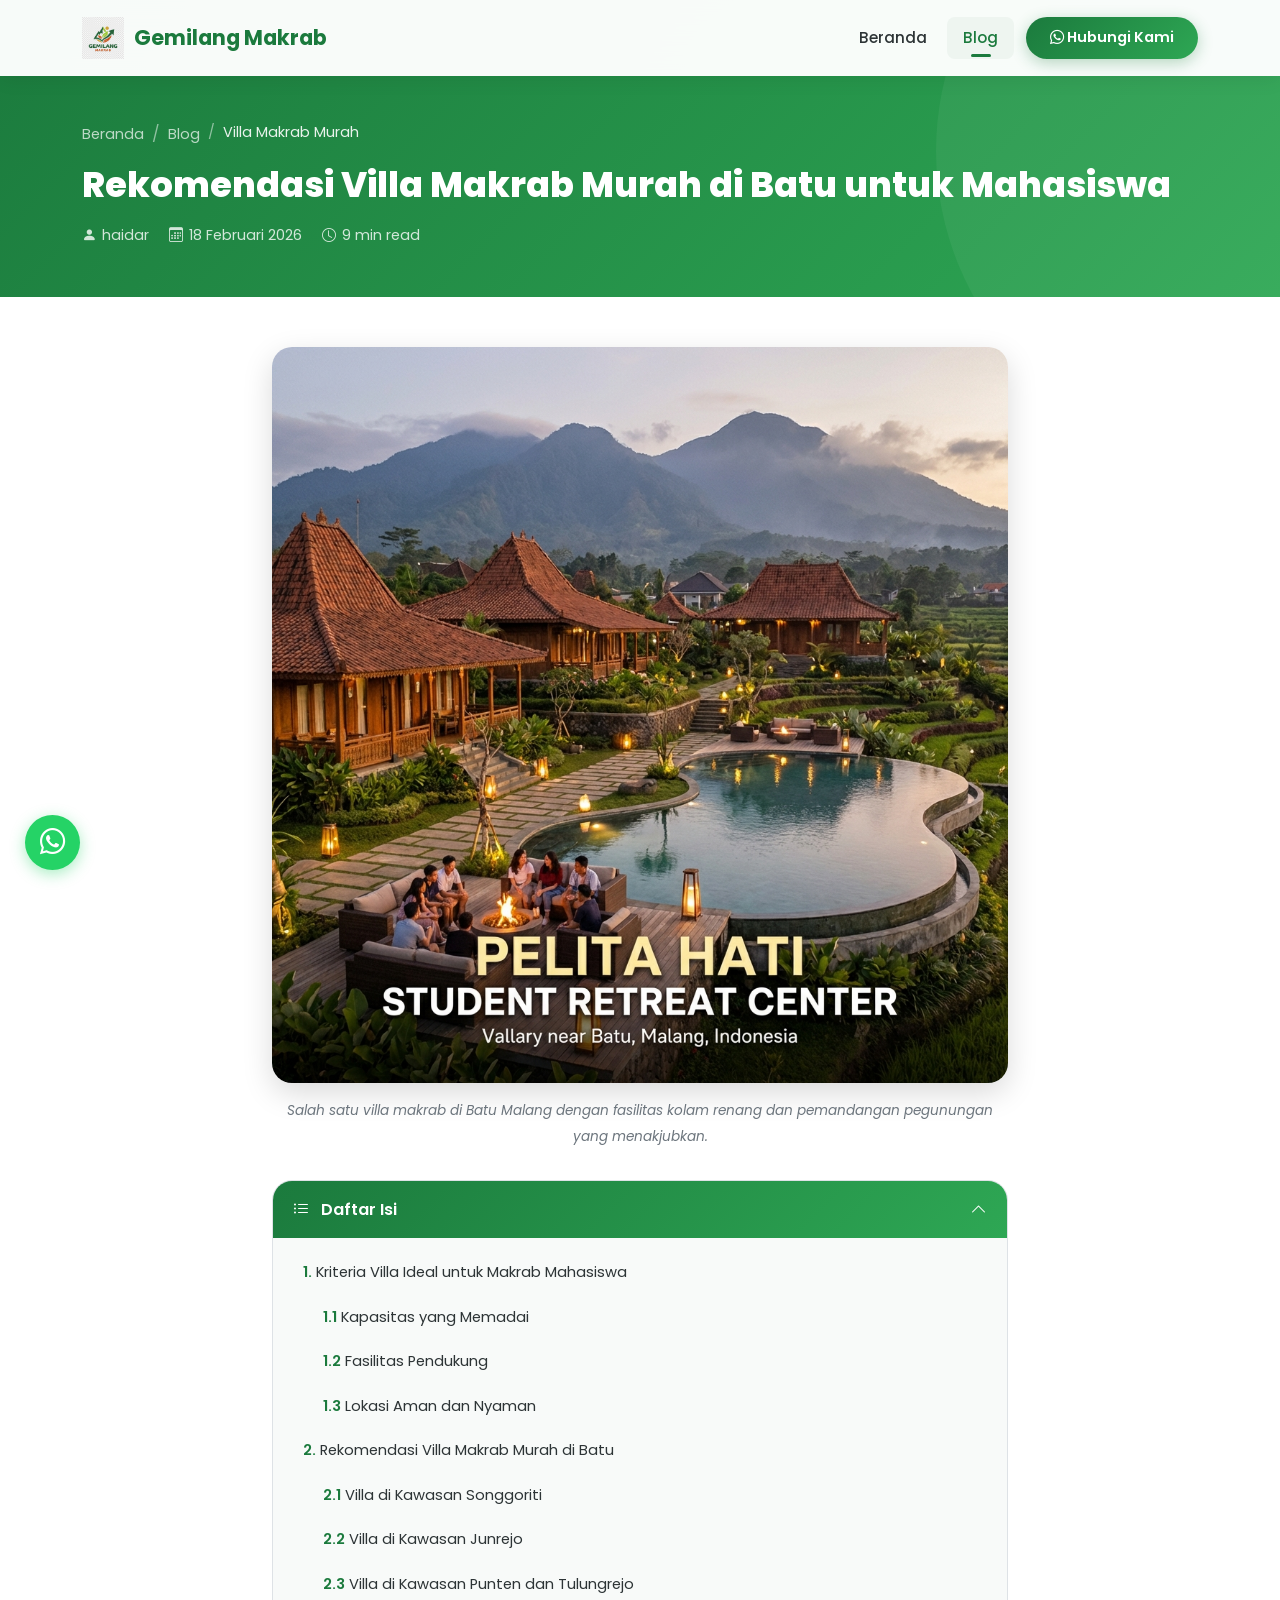
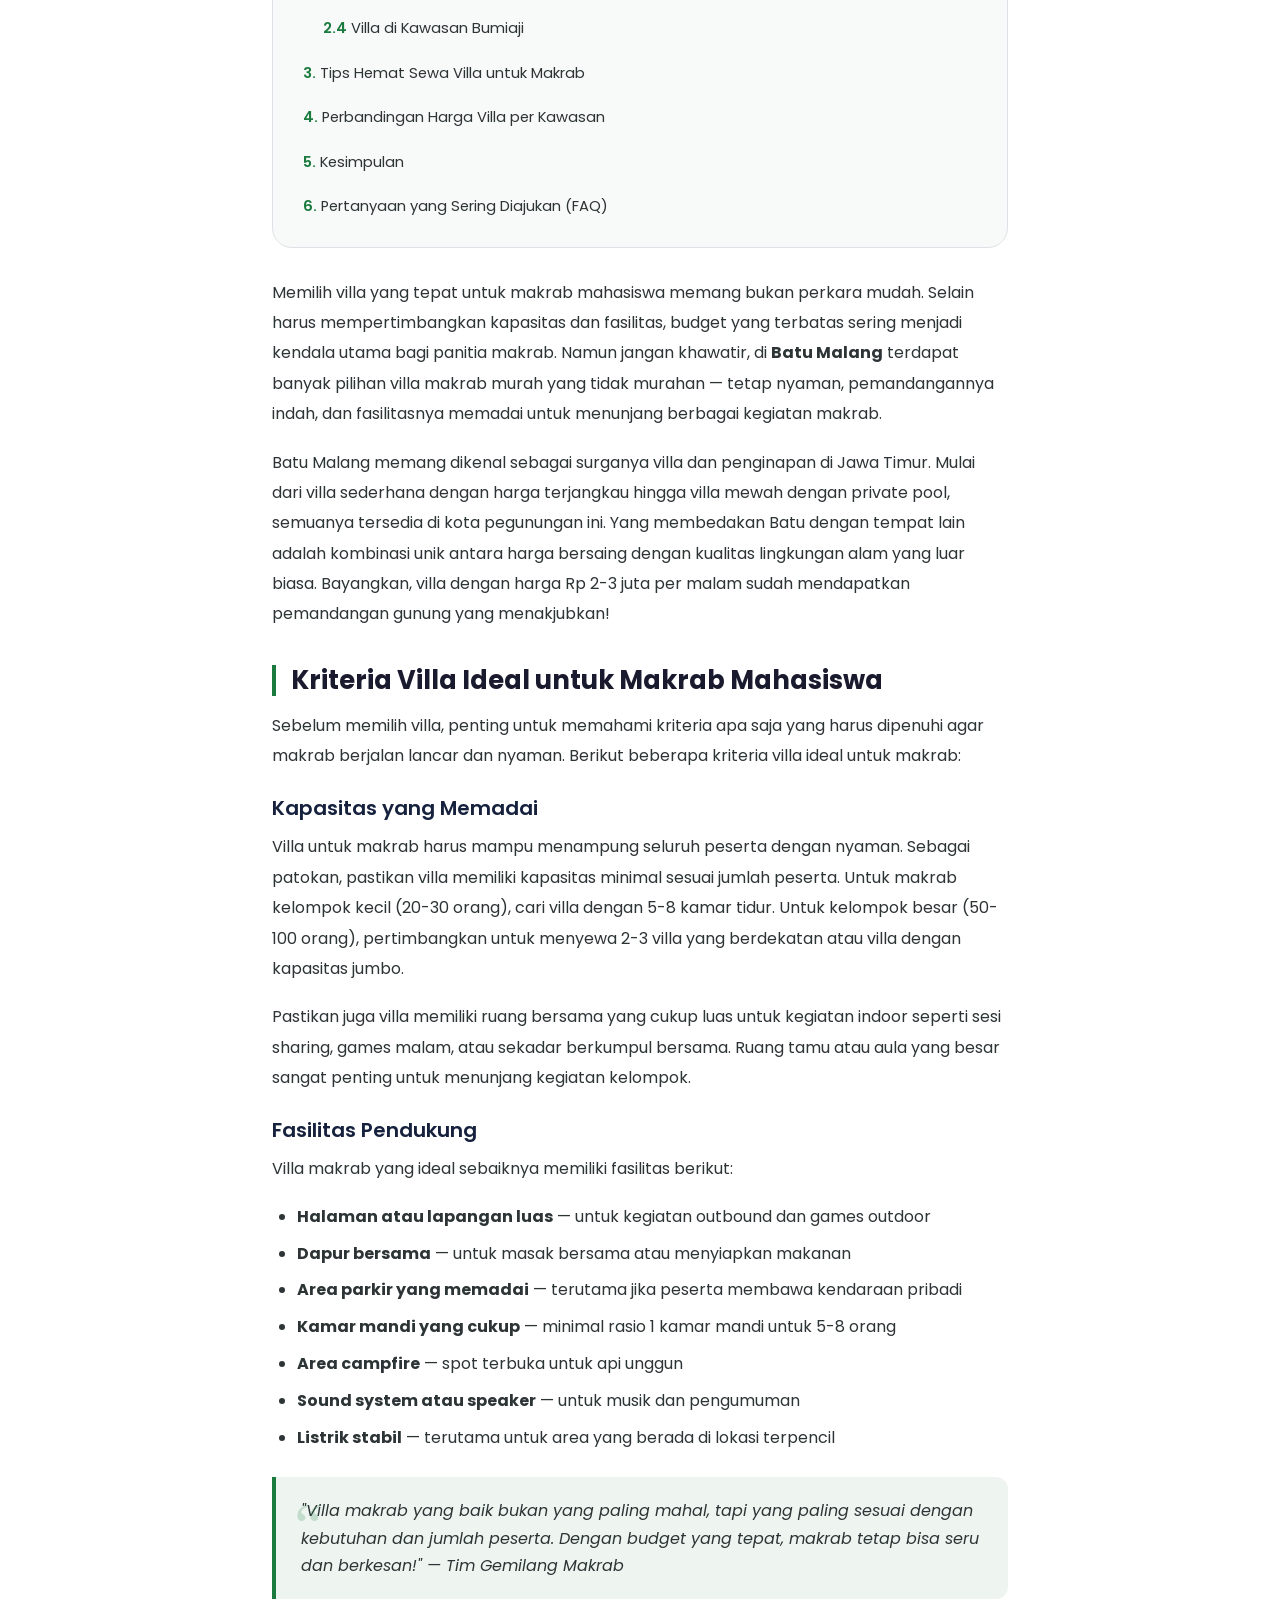
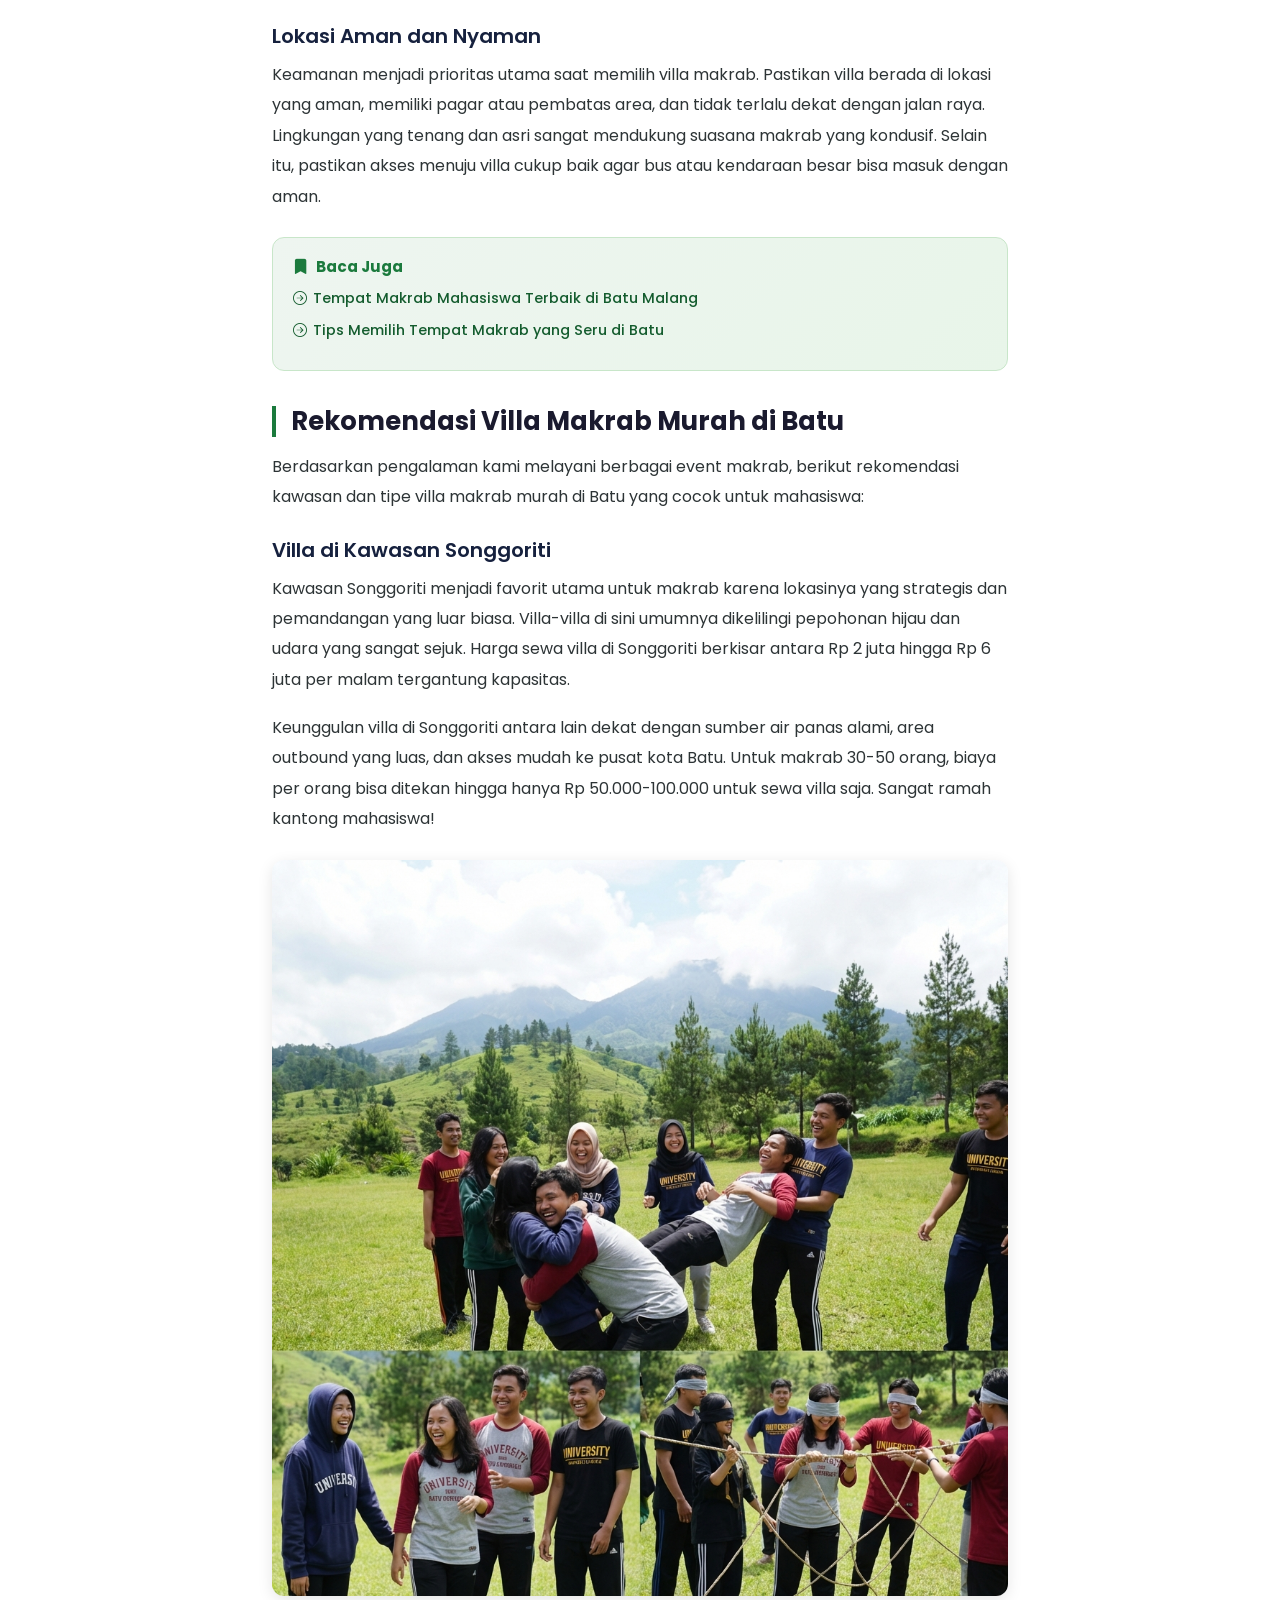
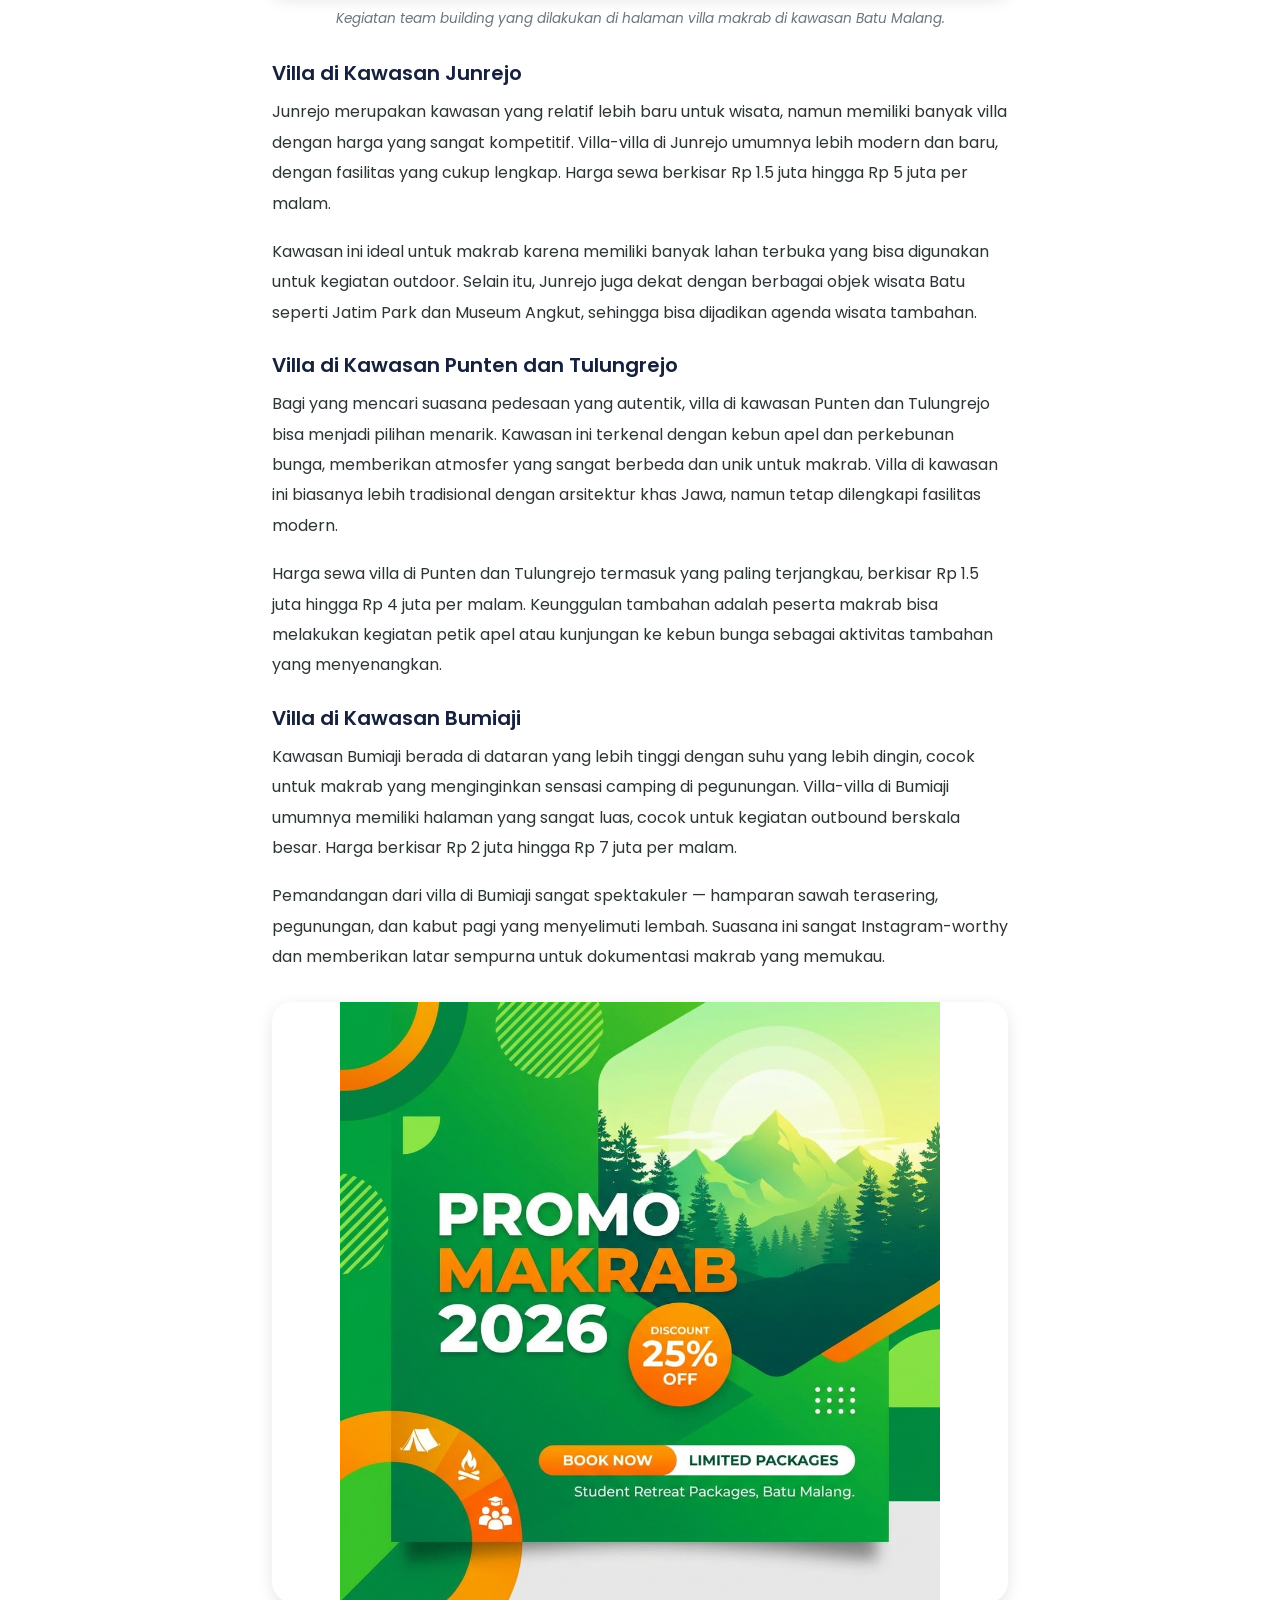
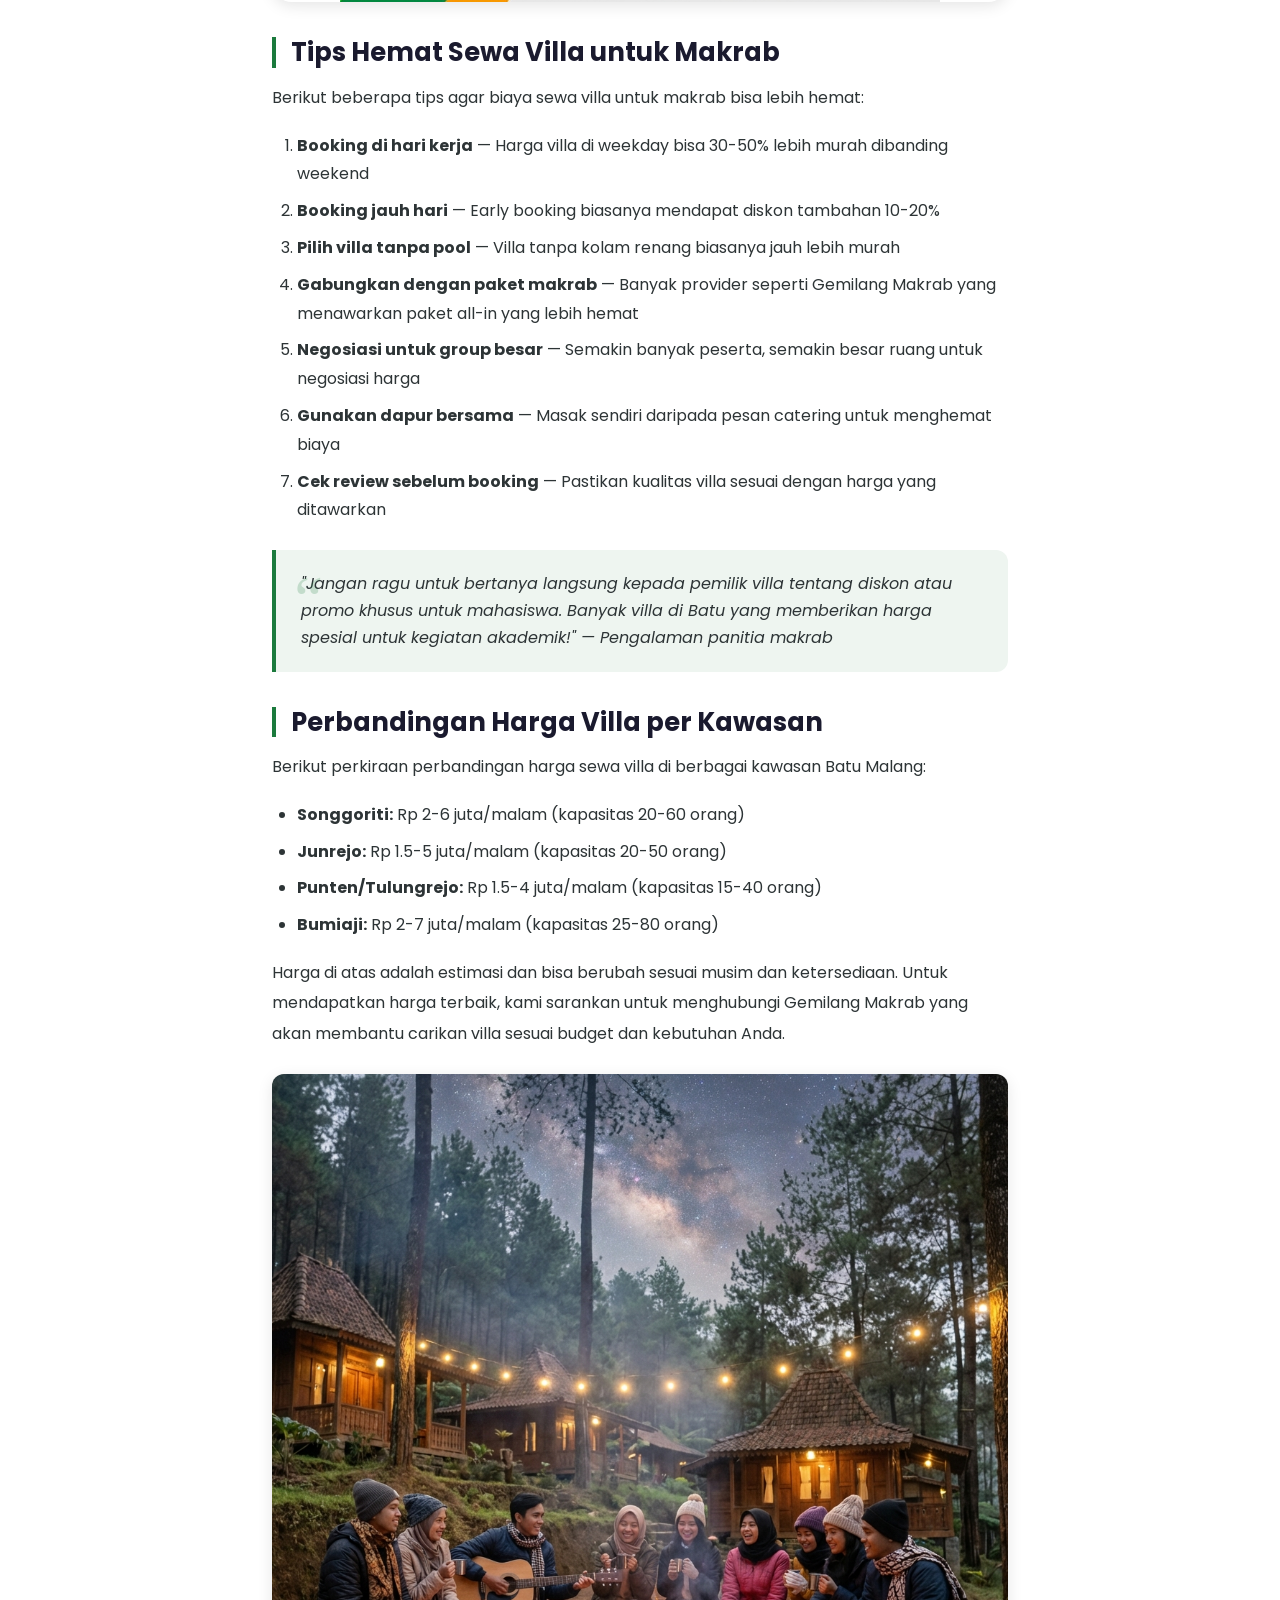
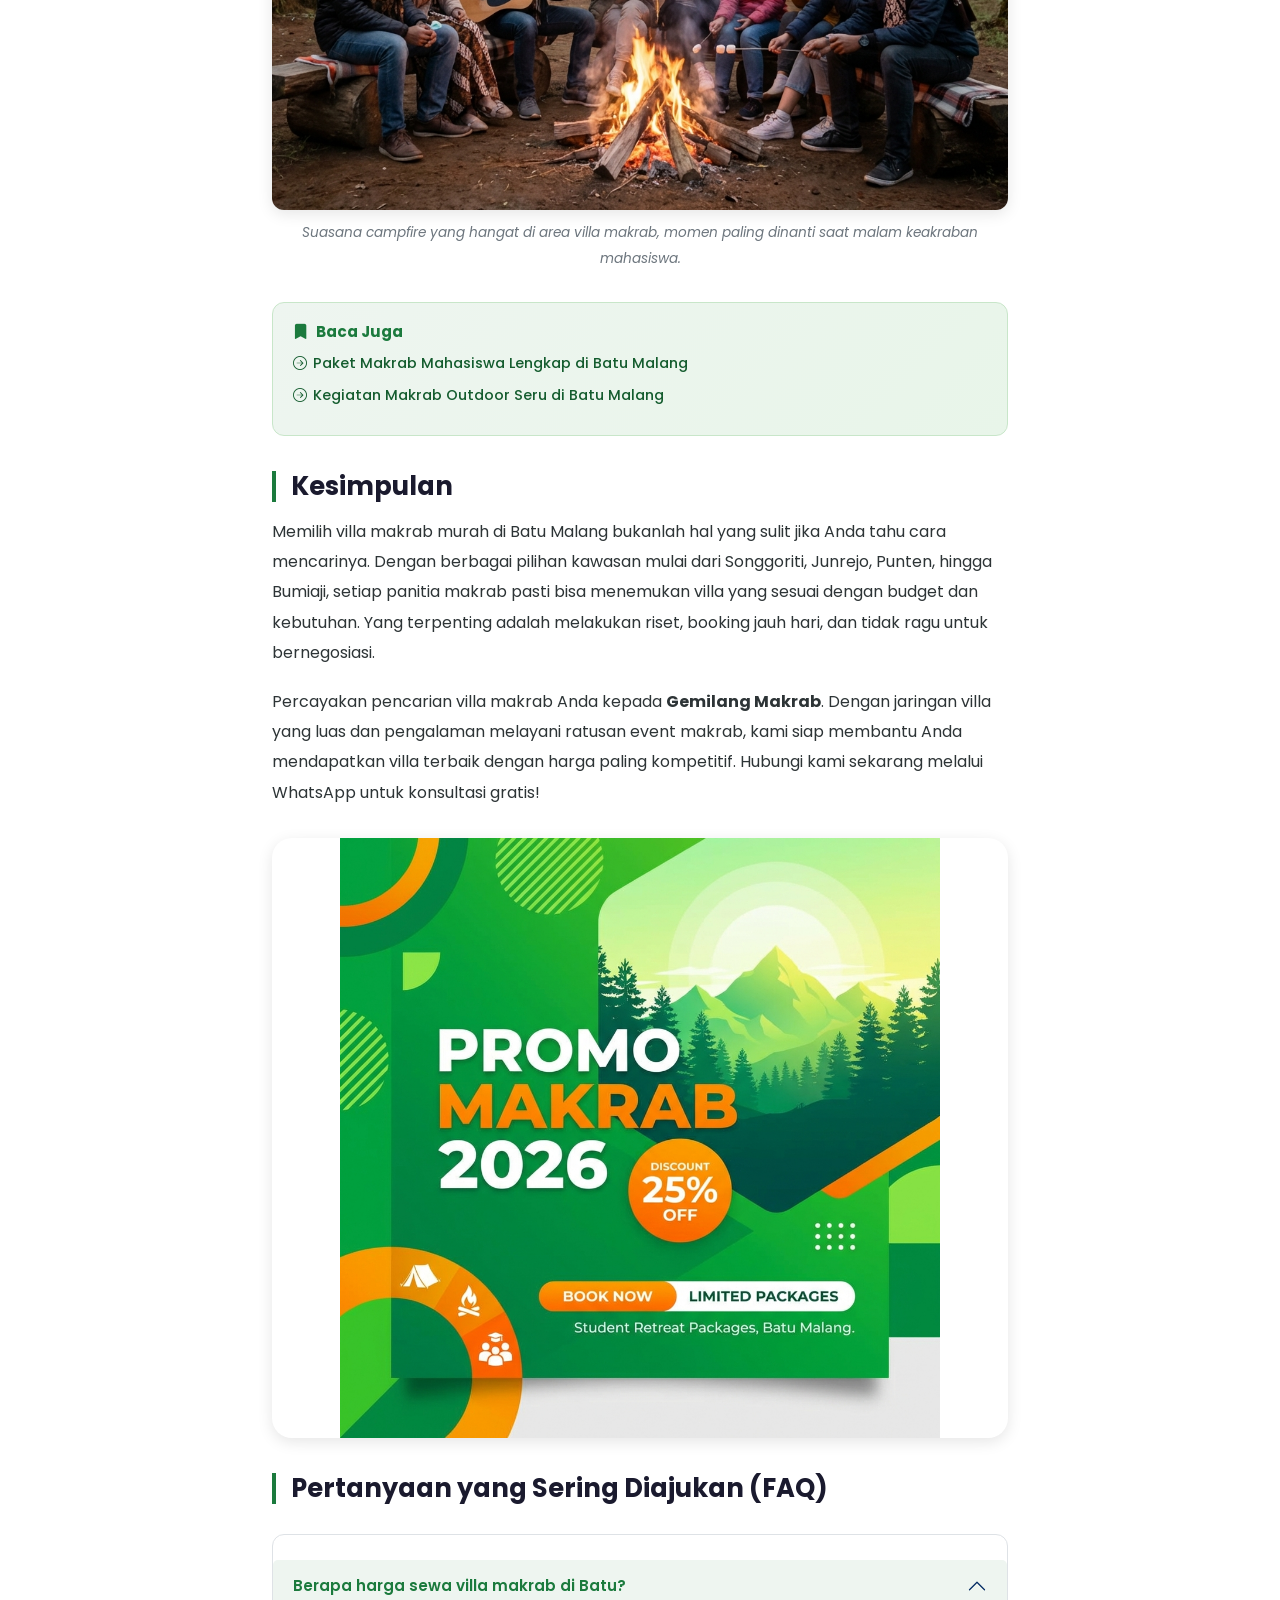
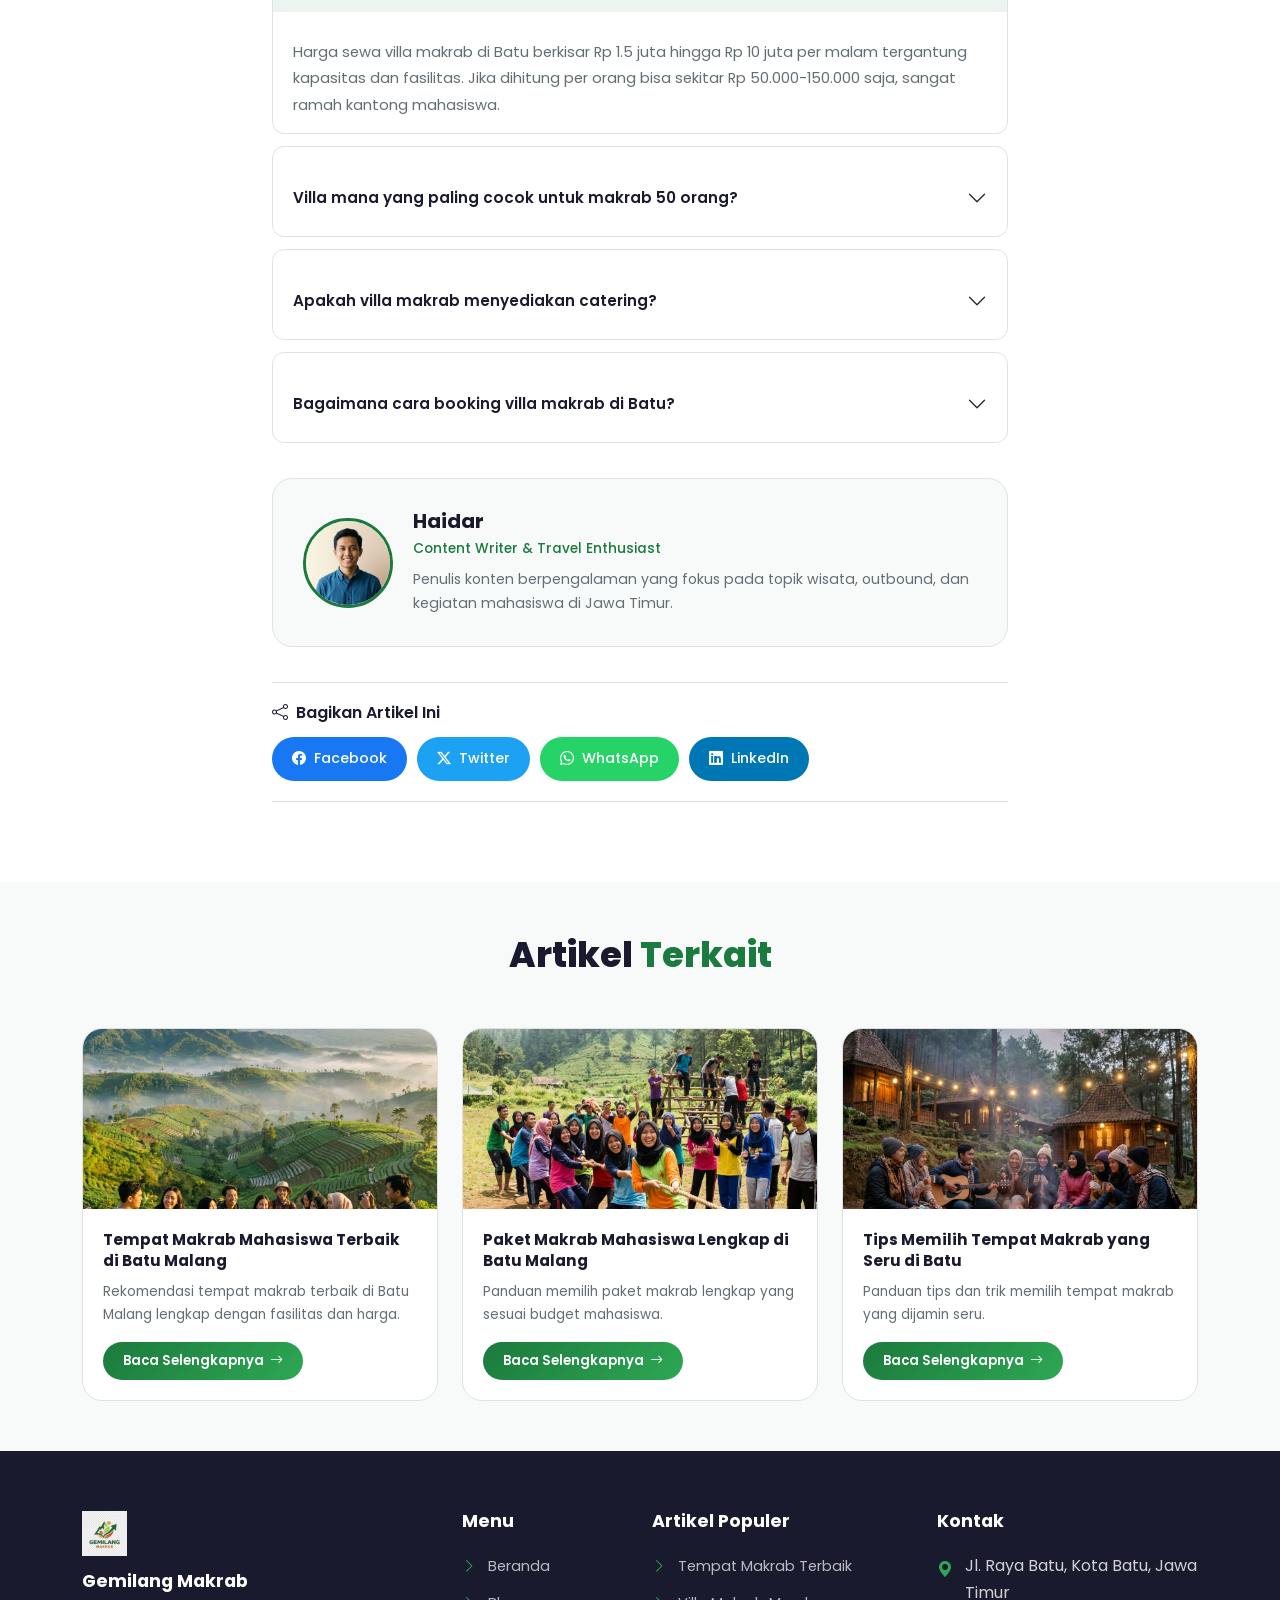
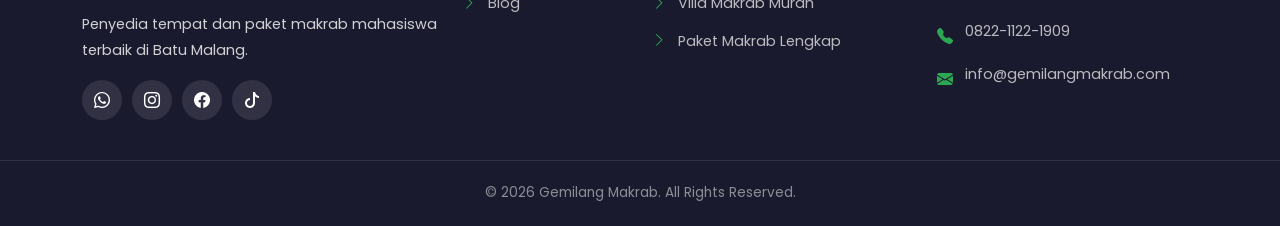
<file: rekomendasi-villa-makrab-murah-di-batu.html>
<!DOCTYPE html>
<html lang="id">

<head>
    <meta charset="UTF-8">
    <meta name="viewport" content="width=device-width, initial-scale=1.0">
    <meta http-equiv="X-UA-Compatible" content="IE=edge">
    <title>Rekomendasi Villa Makrab Murah di Batu untuk Mahasiswa 2026 | Gemilang Makrab</title>
    <meta name="description"
        content="Daftar rekomendasi villa makrab murah di Batu untuk mahasiswa 2026. Villa nyaman dengan pemandangan gunung, fasilitas lengkap, dan harga ramah kantong mahasiswa.">
    <meta name="keywords"
        content="villa makrab murah batu, sewa villa makrab mahasiswa, villa murah batu malang, penginapan makrab, villa gathering mahasiswa batu, sewa villa batu untuk makrab">
    <meta name="author" content="haidar">
    <meta name="robots" content="index, follow, max-snippet:-1, max-image-preview:large">
    <link rel="canonical" href="https://gemilangmakrab.com/rekomendasi-villa-makrab-murah-di-batu.html">
    <meta property="og:type" content="article">
    <meta property="og:title" content="Rekomendasi Villa Makrab Murah di Batu untuk Mahasiswa">
    <meta property="og:description" content="Daftar villa murah dan nyaman di Batu yang cocok untuk makrab mahasiswa.">
    <meta property="og:image" content="https://gemilangmakrab.com/images/villa-makrab.png">
    <meta property="og:url" content="https://gemilangmakrab.com/rekomendasi-villa-makrab-murah-di-batu.html">
    <meta property="article:published_time" content="2026-02-18T08:00:00+07:00">
    <meta property="article:author" content="haidar">
    <meta name="twitter:card" content="summary_large_image">
    <meta name="twitter:title" content="Rekomendasi Villa Makrab Murah di Batu">
    <meta name="twitter:image" content="https://gemilangmakrab.com/images/villa-makrab.png">
    <link rel="icon" type="image/png" href="images/logo.png">
    <link rel="apple-touch-icon" href="images/logo.png">
    <link href="https://cdn.jsdelivr.net/npm/bootstrap@5.3.2/dist/css/bootstrap.min.css" rel="stylesheet">
    <link href="https://cdn.jsdelivr.net/npm/bootstrap-icons@1.11.2/font/bootstrap-icons.min.css" rel="stylesheet">
    <link href="css/style.css" rel="stylesheet">
    <script type="application/ld+json">
    {
        "@context": "https://schema.org", "@type": "Article",
        "headline": "Rekomendasi Villa Makrab Murah di Batu untuk Mahasiswa 2026",
        "description": "Daftar rekomendasi villa makrab murah di Batu untuk mahasiswa dengan fasilitas lengkap.",
        "image": "https://gemilangmakrab.com/images/villa-makrab.png",
        "datePublished": "2026-02-18T08:00:00+07:00",
        "dateModified": "2026-02-23T08:00:00+07:00",
        "author": {"@type":"Person","name":"haidar"},
        "publisher": {"@type":"Organization","name":"Gemilang Makrab","logo":{"@type":"ImageObject","url":"https://gemilangmakrab.com/images/logo.png"}},
        "mainEntityOfPage": {"@type":"WebPage","@id":"https://gemilangmakrab.com/rekomendasi-villa-makrab-murah-di-batu.html"}
    }
    </script>
    <script type="application/ld+json">
    {
        "@context":"https://schema.org","@type":"FAQPage",
        "mainEntity":[
            {"@type":"Question","name":"Berapa harga sewa villa makrab di Batu?","acceptedAnswer":{"@type":"Answer","text":"Harga sewa villa makrab di Batu berkisar Rp 1.5 juta hingga Rp 10 juta per malam tergantung kapasitas dan fasilitas. Jika dihitung per orang, biaya sekitar Rp 50.000-150.000."}},
            {"@type":"Question","name":"Villa mana yang paling cocok untuk makrab 50 orang?","acceptedAnswer":{"@type":"Answer","text":"Untuk 50 orang, disarankan villa di kawasan Songgoriti atau Junrejo yang memiliki kapasitas besar dengan area outbound luas."}},
            {"@type":"Question","name":"Apakah villa makrab menyediakan catering?","acceptedAnswer":{"@type":"Answer","text":"Sebagian besar villa makrab di Batu menyediakan layanan catering tambahan. Alternatifnya, tersedia dapur bersama untuk masak bersama."}},
            {"@type":"Question","name":"Bagaimana cara booking villa makrab di Batu?","acceptedAnswer":{"@type":"Answer","text":"Booking villa makrab bisa dilakukan melalui WhatsApp kami di 0822-1122-1909. Kami akan bantu carikan villa terbaik sesuai budget dan kebutuhan."}}
        ]
    }
    </script>
</head>

<body>
    <!-- NAVBAR -->
    <nav class="navbar navbar-expand-lg navbar-custom fixed-top" id="mainNavbar">
        <div class="container">
            <a class="navbar-brand" href="index.html"><img src="images/logo.png" alt="Gemilang Makrab Logo" width="42"
                    height="42"> Gemilang Makrab</a>
            <button class="navbar-toggler" type="button" data-bs-toggle="collapse" data-bs-target="#navbarNav"><i
                    class="bi bi-list"></i></button>
            <div class="collapse navbar-collapse" id="navbarNav">
                <ul class="navbar-nav ms-auto align-items-lg-center gap-1">
                    <li class="nav-item"><a class="nav-link" href="index.html">Beranda</a></li>
                    <li class="nav-item"><a class="nav-link active" href="blog.html">Blog</a></li>
                    <li class="nav-item ms-lg-2"><a class="btn btn-nav-cta"
                            href="https://wa.me/6282211221909?text=Halo%20Gemilang%20Makrab" target="_blank"
                            rel="noopener"><i class="bi bi-whatsapp"></i> Hubungi Kami</a></li>
                </ul>
            </div>
        </div>
    </nav>

    <!-- ARTICLE HERO -->
    <section class="article-hero">
        <div class="container position-relative" style="z-index:2;">
            <nav aria-label="breadcrumb">
                <ol class="breadcrumb breadcrumb-custom">
                    <li class="breadcrumb-item"><a href="index.html">Beranda</a></li>
                    <li class="breadcrumb-item"><a href="blog.html">Blog</a></li>
                    <li class="breadcrumb-item active">Villa Makrab Murah</li>
                </ol>
            </nav>
            <h1>Rekomendasi Villa Makrab Murah di Batu untuk Mahasiswa</h1>
            <div class="article-meta">
                <span><i class="bi bi-person-fill"></i> haidar</span>
                <span><i class="bi bi-calendar3"></i> 18 Februari 2026</span>
                <span><i class="bi bi-clock"></i> 9 min read</span>
            </div>
        </div>
    </section>

    <!-- ARTICLE CONTENT -->
    <section class="article-content">
        <div class="container">
            <div class="row justify-content-center">
                <div class="col-lg-8">

                    <div class="main-image">
                        <img src="images/villa-makrab.png"
                            alt="Villa makrab murah di Batu Malang dengan kolam renang dan pemandangan gunung yang indah"
                            width="800" height="450">
                    </div>
                    <p class="img-caption">Salah satu villa makrab di Batu Malang dengan fasilitas kolam renang dan
                        pemandangan pegunungan yang menakjubkan.</p>

                    <!-- TOC -->
                    <div class="toc-wrapper" id="tocWrapper">
                        <div class="toc-header" id="tocHeader"><span><i class="bi bi-list-ul me-2"></i> Daftar
                                Isi</span><i class="bi bi-chevron-up"></i></div>
                        <div class="toc-body" id="tocBody"></div>
                    </div>

                    <p>Memilih villa yang tepat untuk makrab mahasiswa memang bukan perkara mudah. Selain harus
                        mempertimbangkan kapasitas dan fasilitas, budget yang terbatas sering menjadi kendala utama bagi
                        panitia makrab. Namun jangan khawatir, di <strong>Batu Malang</strong> terdapat banyak pilihan
                        villa makrab murah yang tidak murahan — tetap nyaman, pemandangannya indah, dan fasilitasnya
                        memadai untuk menunjang berbagai kegiatan makrab.</p>

                    <p>Batu Malang memang dikenal sebagai surganya villa dan penginapan di Jawa Timur. Mulai dari villa
                        sederhana dengan harga terjangkau hingga villa mewah dengan private pool, semuanya tersedia di
                        kota pegunungan ini. Yang membedakan Batu dengan tempat lain adalah kombinasi unik antara harga
                        bersaing dengan kualitas lingkungan alam yang luar biasa. Bayangkan, villa dengan harga Rp 2-3
                        juta per malam sudah mendapatkan pemandangan gunung yang menakjubkan!</p>

                    <h2 id="kriteria-villa">Kriteria Villa Ideal untuk Makrab Mahasiswa</h2>

                    <p>Sebelum memilih villa, penting untuk memahami kriteria apa saja yang harus dipenuhi agar makrab
                        berjalan lancar dan nyaman. Berikut beberapa kriteria villa ideal untuk makrab:</p>

                    <h3 id="kapasitas-memadai">Kapasitas yang Memadai</h3>
                    <p>Villa untuk makrab harus mampu menampung seluruh peserta dengan nyaman. Sebagai patokan, pastikan
                        villa memiliki kapasitas minimal sesuai jumlah peserta. Untuk makrab kelompok kecil (20-30
                        orang), cari villa dengan 5-8 kamar tidur. Untuk kelompok besar (50-100 orang), pertimbangkan
                        untuk menyewa 2-3 villa yang berdekatan atau villa dengan kapasitas jumbo.</p>

                    <p>Pastikan juga villa memiliki ruang bersama yang cukup luas untuk kegiatan indoor seperti sesi
                        sharing, games malam, atau sekadar berkumpul bersama. Ruang tamu atau aula yang besar sangat
                        penting untuk menunjang kegiatan kelompok.</p>

                    <h3 id="fasilitas-pendukung">Fasilitas Pendukung</h3>
                    <p>Villa makrab yang ideal sebaiknya memiliki fasilitas berikut:</p>
                    <ul>
                        <li><strong>Halaman atau lapangan luas</strong> — untuk kegiatan outbound dan games outdoor</li>
                        <li><strong>Dapur bersama</strong> — untuk masak bersama atau menyiapkan makanan</li>
                        <li><strong>Area parkir yang memadai</strong> — terutama jika peserta membawa kendaraan pribadi
                        </li>
                        <li><strong>Kamar mandi yang cukup</strong> — minimal rasio 1 kamar mandi untuk 5-8 orang</li>
                        <li><strong>Area campfire</strong> — spot terbuka untuk api unggun</li>
                        <li><strong>Sound system atau speaker</strong> — untuk musik dan pengumuman</li>
                        <li><strong>Listrik stabil</strong> — terutama untuk area yang berada di lokasi terpencil</li>
                    </ul>

                    <blockquote>
                        "Villa makrab yang baik bukan yang paling mahal, tapi yang paling sesuai dengan kebutuhan dan
                        jumlah peserta. Dengan budget yang tepat, makrab tetap bisa seru dan berkesan!" — Tim Gemilang
                        Makrab
                    </blockquote>

                    <h3 id="lokasi-aman">Lokasi Aman dan Nyaman</h3>
                    <p>Keamanan menjadi prioritas utama saat memilih villa makrab. Pastikan villa berada di lokasi yang
                        aman, memiliki pagar atau pembatas area, dan tidak terlalu dekat dengan jalan raya. Lingkungan
                        yang tenang dan asri sangat mendukung suasana makrab yang kondusif. Selain itu, pastikan akses
                        menuju villa cukup baik agar bus atau kendaraan besar bisa masuk dengan aman.</p>

                    <!-- Baca Juga -->
                    <div class="baca-juga">
                        <h5><i class="bi bi-bookmark-fill"></i> Baca Juga</h5>
                        <ul>
                            <li><a href="tempat-makrab-mahasiswa-terbaik-di-batu-malang.html"><i
                                        class="bi bi-arrow-right-circle"></i> Tempat Makrab Mahasiswa Terbaik di Batu
                                    Malang</a></li>
                            <li><a href="tips-memilih-tempat-makrab-yang-seru-di-batu.html"><i
                                        class="bi bi-arrow-right-circle"></i> Tips Memilih Tempat Makrab yang Seru di
                                    Batu</a></li>
                        </ul>
                    </div>

                    <h2 id="rekomendasi-villa">Rekomendasi Villa Makrab Murah di Batu</h2>

                    <p>Berdasarkan pengalaman kami melayani berbagai event makrab, berikut rekomendasi kawasan dan tipe
                        villa makrab murah di Batu yang cocok untuk mahasiswa:</p>

                    <h3 id="villa-songgoriti">Villa di Kawasan Songgoriti</h3>
                    <p>Kawasan Songgoriti menjadi favorit utama untuk makrab karena lokasinya yang strategis dan
                        pemandangan yang luar biasa. Villa-villa di sini umumnya dikelilingi pepohonan hijau dan udara
                        yang sangat sejuk. Harga sewa villa di Songgoriti berkisar antara Rp 2 juta hingga Rp 6 juta per
                        malam tergantung kapasitas.</p>

                    <p>Keunggulan villa di Songgoriti antara lain dekat dengan sumber air panas alami, area outbound
                        yang luas, dan akses mudah ke pusat kota Batu. Untuk makrab 30-50 orang, biaya per orang bisa
                        ditekan hingga hanya Rp 50.000-100.000 untuk sewa villa saja. Sangat ramah kantong mahasiswa!
                    </p>

                    <div class="support-image">
                        <img src="images/team-building.png"
                            alt="Mahasiswa melakukan kegiatan team building di halaman villa makrab Batu Malang"
                            loading="lazy" width="800" height="450">
                    </div>
                    <p class="img-caption">Kegiatan team building yang dilakukan di halaman villa makrab di kawasan Batu
                        Malang.</p>

                    <h3 id="villa-junrejo">Villa di Kawasan Junrejo</h3>
                    <p>Junrejo merupakan kawasan yang relatif lebih baru untuk wisata, namun memiliki banyak villa
                        dengan harga yang sangat kompetitif. Villa-villa di Junrejo umumnya lebih modern dan baru,
                        dengan fasilitas yang cukup lengkap. Harga sewa berkisar Rp 1.5 juta hingga Rp 5 juta per malam.
                    </p>

                    <p>Kawasan ini ideal untuk makrab karena memiliki banyak lahan terbuka yang bisa digunakan untuk
                        kegiatan outdoor. Selain itu, Junrejo juga dekat dengan berbagai objek wisata Batu seperti Jatim
                        Park dan Museum Angkut, sehingga bisa dijadikan agenda wisata tambahan.</p>

                    <h3 id="villa-punten">Villa di Kawasan Punten dan Tulungrejo</h3>
                    <p>Bagi yang mencari suasana pedesaan yang autentik, villa di kawasan Punten dan Tulungrejo bisa
                        menjadi pilihan menarik. Kawasan ini terkenal dengan kebun apel dan perkebunan bunga, memberikan
                        atmosfer yang sangat berbeda dan unik untuk makrab. Villa di kawasan ini biasanya lebih
                        tradisional dengan arsitektur khas Jawa, namun tetap dilengkapi fasilitas modern.</p>

                    <p>Harga sewa villa di Punten dan Tulungrejo termasuk yang paling terjangkau, berkisar Rp 1.5 juta
                        hingga Rp 4 juta per malam. Keunggulan tambahan adalah peserta makrab bisa melakukan kegiatan
                        petik apel atau kunjungan ke kebun bunga sebagai aktivitas tambahan yang menyenangkan.</p>

                    <h3 id="villa-bumiaji">Villa di Kawasan Bumiaji</h3>
                    <p>Kawasan Bumiaji berada di dataran yang lebih tinggi dengan suhu yang lebih dingin, cocok untuk
                        makrab yang menginginkan sensasi camping di pegunungan. Villa-villa di Bumiaji umumnya memiliki
                        halaman yang sangat luas, cocok untuk kegiatan outbound berskala besar. Harga berkisar Rp 2 juta
                        hingga Rp 7 juta per malam.</p>

                    <p>Pemandangan dari villa di Bumiaji sangat spektakuler — hamparan sawah terasering, pegunungan, dan
                        kabut pagi yang menyelimuti lembah. Suasana ini sangat Instagram-worthy dan memberikan latar
                        sempurna untuk dokumentasi makrab yang memukau.</p>

                    <div class="promo-image">
                        <img src="images/promo-banner.png"
                            alt="Promo paket villa makrab murah 2026 di Batu Malang dengan diskon spesial"
                            loading="lazy" width="600" height="600">
                    </div>

                    <h2 id="tips-hemat">Tips Hemat Sewa Villa untuk Makrab</h2>

                    <p>Berikut beberapa tips agar biaya sewa villa untuk makrab bisa lebih hemat:</p>

                    <ol>
                        <li><strong>Booking di hari kerja</strong> — Harga villa di weekday bisa 30-50% lebih murah
                            dibanding weekend</li>
                        <li><strong>Booking jauh hari</strong> — Early booking biasanya mendapat diskon tambahan 10-20%
                        </li>
                        <li><strong>Pilih villa tanpa pool</strong> — Villa tanpa kolam renang biasanya jauh lebih murah
                        </li>
                        <li><strong>Gabungkan dengan paket makrab</strong> — Banyak provider seperti Gemilang Makrab
                            yang menawarkan paket all-in yang lebih hemat</li>
                        <li><strong>Negosiasi untuk group besar</strong> — Semakin banyak peserta, semakin besar ruang
                            untuk negosiasi harga</li>
                        <li><strong>Gunakan dapur bersama</strong> — Masak sendiri daripada pesan catering untuk
                            menghemat biaya</li>
                        <li><strong>Cek review sebelum booking</strong> — Pastikan kualitas villa sesuai dengan harga
                            yang ditawarkan</li>
                    </ol>

                    <blockquote>
                        "Jangan ragu untuk bertanya langsung kepada pemilik villa tentang diskon atau promo khusus untuk
                        mahasiswa. Banyak villa di Batu yang memberikan harga spesial untuk kegiatan akademik!" —
                        Pengalaman panitia makrab
                    </blockquote>

                    <h2 id="perbandingan-harga">Perbandingan Harga Villa per Kawasan</h2>

                    <p>Berikut perkiraan perbandingan harga sewa villa di berbagai kawasan Batu Malang:</p>

                    <ul>
                        <li><strong>Songgoriti:</strong> Rp 2-6 juta/malam (kapasitas 20-60 orang)</li>
                        <li><strong>Junrejo:</strong> Rp 1.5-5 juta/malam (kapasitas 20-50 orang)</li>
                        <li><strong>Punten/Tulungrejo:</strong> Rp 1.5-4 juta/malam (kapasitas 15-40 orang)</li>
                        <li><strong>Bumiaji:</strong> Rp 2-7 juta/malam (kapasitas 25-80 orang)</li>
                    </ul>

                    <p>Harga di atas adalah estimasi dan bisa berubah sesuai musim dan ketersediaan. Untuk mendapatkan
                        harga terbaik, kami sarankan untuk menghubungi Gemilang Makrab yang akan membantu carikan villa
                        sesuai budget dan kebutuhan Anda.</p>

                    <div class="support-image">
                        <img src="images/campfire.png"
                            alt="Suasana campfire makrab mahasiswa di depan villa Batu Malang" loading="lazy"
                            width="800" height="450">
                    </div>
                    <p class="img-caption">Suasana campfire yang hangat di area villa makrab, momen paling dinanti saat
                        malam keakraban mahasiswa.</p>

                    <!-- Baca Juga -->
                    <div class="baca-juga">
                        <h5><i class="bi bi-bookmark-fill"></i> Baca Juga</h5>
                        <ul>
                            <li><a href="paket-makrab-mahasiswa-lengkap-di-batu-malang.html"><i
                                        class="bi bi-arrow-right-circle"></i> Paket Makrab Mahasiswa Lengkap di Batu
                                    Malang</a></li>
                            <li><a href="kegiatan-makrab-outdoor-di-batu-malang.html"><i
                                        class="bi bi-arrow-right-circle"></i> Kegiatan Makrab Outdoor Seru di Batu
                                    Malang</a></li>
                        </ul>
                    </div>

                    <h2 id="kesimpulan">Kesimpulan</h2>

                    <p>Memilih villa makrab murah di Batu Malang bukanlah hal yang sulit jika Anda tahu cara mencarinya.
                        Dengan berbagai pilihan kawasan mulai dari Songgoriti, Junrejo, Punten, hingga Bumiaji, setiap
                        panitia makrab pasti bisa menemukan villa yang sesuai dengan budget dan kebutuhan. Yang
                        terpenting adalah melakukan riset, booking jauh hari, dan tidak ragu untuk bernegosiasi.</p>

                    <p>Percayakan pencarian villa makrab Anda kepada <strong>Gemilang Makrab</strong>. Dengan jaringan
                        villa yang luas dan pengalaman melayani ratusan event makrab, kami siap membantu Anda
                        mendapatkan villa terbaik dengan harga paling kompetitif. Hubungi kami sekarang melalui WhatsApp
                        untuk konsultasi gratis!</p>

                    <div class="promo-image">
                        <img src="images/promo-banner.png"
                            alt="Promo spesial villa makrab mahasiswa di Batu Malang 2026" loading="lazy" width="600"
                            height="600">
                    </div>

                    <!-- FAQ -->
                    <h2 id="faq">Pertanyaan yang Sering Diajukan (FAQ)</h2>
                    <div class="faq-section">
                        <div class="accordion" id="faqAccordion">
                            <div class="accordion-item">
                                <h3 class="accordion-header"><button class="accordion-button" type="button"
                                        data-bs-toggle="collapse" data-bs-target="#faq1">Berapa harga sewa villa makrab
                                        di Batu?</button></h3>
                                <div id="faq1" class="accordion-collapse collapse show" data-bs-parent="#faqAccordion">
                                    <div class="accordion-body">Harga sewa villa makrab di Batu berkisar Rp 1.5 juta
                                        hingga Rp 10 juta per malam tergantung kapasitas dan fasilitas. Jika dihitung
                                        per orang bisa sekitar Rp 50.000-150.000 saja, sangat ramah kantong mahasiswa.
                                    </div>
                                </div>
                            </div>
                            <div class="accordion-item">
                                <h3 class="accordion-header"><button class="accordion-button collapsed" type="button"
                                        data-bs-toggle="collapse" data-bs-target="#faq2">Villa mana yang paling cocok
                                        untuk makrab 50 orang?</button></h3>
                                <div id="faq2" class="accordion-collapse collapse" data-bs-parent="#faqAccordion">
                                    <div class="accordion-body">Untuk 50 orang, disarankan villa di kawasan Songgoriti
                                        atau Bumiaji yang memiliki kapasitas besar dengan halaman luas untuk outbound.
                                        Anda juga bisa menyewa 2 villa yang berdekatan.</div>
                                </div>
                            </div>
                            <div class="accordion-item">
                                <h3 class="accordion-header"><button class="accordion-button collapsed" type="button"
                                        data-bs-toggle="collapse" data-bs-target="#faq3">Apakah villa makrab menyediakan
                                        catering?</button></h3>
                                <div id="faq3" class="accordion-collapse collapse" data-bs-parent="#faqAccordion">
                                    <div class="accordion-body">Sebagian besar villa makrab di Batu menyediakan layanan
                                        catering tambahan dengan biaya terpisah. Alternatifnya, tersedia dapur bersama
                                        yang lengkap untuk masak bersama sebagai salah satu kegiatan bonding.</div>
                                </div>
                            </div>
                            <div class="accordion-item">
                                <h3 class="accordion-header"><button class="accordion-button collapsed" type="button"
                                        data-bs-toggle="collapse" data-bs-target="#faq4">Bagaimana cara booking villa
                                        makrab di Batu?</button></h3>
                                <div id="faq4" class="accordion-collapse collapse" data-bs-parent="#faqAccordion">
                                    <div class="accordion-body">Booking villa makrab bisa dilakukan melalui WhatsApp
                                        kami di 0822-1122-1909. Kami akan bantu carikan villa terbaik sesuai budget,
                                        jumlah peserta, dan tanggal yang diinginkan.</div>
                                </div>
                            </div>
                        </div>
                    </div>

                    <!-- Author -->
                    <div class="author-box">
                        <img src="images/author.png" alt="Foto profil penulis haidar" width="90" height="90">
                        <div class="author-info">
                            <h5>Haidar</h5>
                            <div class="author-role">Content Writer & Travel Enthusiast</div>
                            <p>Penulis konten berpengalaman yang fokus pada topik wisata, outbound, dan kegiatan
                                mahasiswa di Jawa Timur.</p>
                        </div>
                    </div>

                    <!-- Share Buttons -->
                    <div class="share-section">
                        <h5><i class="bi bi-share me-2"></i>Bagikan Artikel Ini</h5>
                        <div class="share-buttons" id="shareButtons">
                            <a href="#" class="share-btn facebook" data-platform="facebook"><i
                                    class="bi bi-facebook"></i> Facebook</a>
                            <a href="#" class="share-btn twitter" data-platform="twitter"><i
                                    class="bi bi-twitter-x"></i> Twitter</a>
                            <a href="#" class="share-btn whatsapp" data-platform="whatsapp"><i
                                    class="bi bi-whatsapp"></i> WhatsApp</a>
                            <a href="#" class="share-btn linkedin" data-platform="linkedin"><i
                                    class="bi bi-linkedin"></i> LinkedIn</a>
                        </div>
                    </div>

                </div>
            </div>
        </div>
    </section>

    <!-- RELATED ARTICLES -->
    <section class="related-articles">
        <div class="container">
            <div class="section-title">
                <h2>Artikel <span>Terkait</span></h2>
            </div>
            <div class="row g-4">
                <div class="col-md-6 col-lg-4">
                    <div class="related-card">
                        <img src="images/hero.png" alt="Tempat makrab terbaik Batu Malang" loading="lazy" width="400"
                            height="180">
                        <div class="card-body">
                            <h5>Tempat Makrab Mahasiswa Terbaik di Batu Malang</h5>
                            <p>Rekomendasi tempat makrab terbaik di Batu Malang lengkap dengan fasilitas dan harga.</p>
                            <a href="tempat-makrab-mahasiswa-terbaik-di-batu-malang.html" class="btn-related">Baca
                                Selengkapnya <i class="bi bi-arrow-right"></i></a>
                        </div>
                    </div>
                </div>
                <div class="col-md-6 col-lg-4">
                    <div class="related-card">
                        <img src="images/outdoor-activity.png" alt="Paket makrab lengkap" loading="lazy" width="400"
                            height="180">
                        <div class="card-body">
                            <h5>Paket Makrab Mahasiswa Lengkap di Batu Malang</h5>
                            <p>Panduan memilih paket makrab lengkap yang sesuai budget mahasiswa.</p><a
                                href="paket-makrab-mahasiswa-lengkap-di-batu-malang.html" class="btn-related">Baca
                                Selengkapnya <i class="bi bi-arrow-right"></i></a>
                        </div>
                    </div>
                </div>
                <div class="col-md-6 col-lg-4">
                    <div class="related-card">
                        <img src="images/campfire.png" alt="Tips makrab seru" loading="lazy" width="400" height="180">
                        <div class="card-body">
                            <h5>Tips Memilih Tempat Makrab yang Seru di Batu</h5>
                            <p>Panduan tips dan trik memilih tempat makrab yang dijamin seru.</p><a
                                href="tips-memilih-tempat-makrab-yang-seru-di-batu.html" class="btn-related">Baca
                                Selengkapnya <i class="bi bi-arrow-right"></i></a>
                        </div>
                    </div>
                </div>
            </div>
        </div>
    </section>

    <!-- FOOTER -->
    <footer class="footer">
        <div class="container">
            <div class="row g-4">
                <div class="col-lg-4">
                    <div class="footer-brand"><img src="images/logo.png" alt="Logo" width="45" height="45"></div>
                    <h5>Gemilang Makrab</h5>
                    <p>Penyedia tempat dan paket makrab mahasiswa terbaik di Batu Malang.</p>
                    <div class="footer-social"><a href="https://wa.me/6282211221909" target="_blank" rel="noopener"
                            aria-label="WhatsApp"><i class="bi bi-whatsapp"></i></a><a href="#"
                            aria-label="Instagram"><i class="bi bi-instagram"></i></a><a href="#"
                            aria-label="Facebook"><i class="bi bi-facebook"></i></a><a href="#" aria-label="TikTok"><i
                                class="bi bi-tiktok"></i></a></div>
                </div>
                <div class="col-lg-2 col-md-4">
                    <h5>Menu</h5>
                    <ul class="footer-links">
                        <li><a href="index.html"><i class="bi bi-chevron-right"></i> Beranda</a></li>
                        <li><a href="blog.html"><i class="bi bi-chevron-right"></i> Blog</a></li>
                    </ul>
                </div>
                <div class="col-lg-3 col-md-4">
                    <h5>Artikel Populer</h5>
                    <ul class="footer-links">
                        <li><a href="tempat-makrab-mahasiswa-terbaik-di-batu-malang.html"><i
                                    class="bi bi-chevron-right"></i> Tempat Makrab Terbaik</a></li>
                        <li><a href="rekomendasi-villa-makrab-murah-di-batu.html"><i class="bi bi-chevron-right"></i>
                                Villa Makrab Murah</a></li>
                        <li><a href="paket-makrab-mahasiswa-lengkap-di-batu-malang.html"><i
                                    class="bi bi-chevron-right"></i> Paket Makrab Lengkap</a></li>
                    </ul>
                </div>
                <div class="col-lg-3 col-md-4">
                    <h5>Kontak</h5>
                    <ul class="footer-links footer-contact">
                        <li><i class="bi bi-geo-alt-fill"></i> <span>Jl. Raya Batu, Kota Batu, Jawa Timur</span></li>
                        <li><i class="bi bi-telephone-fill"></i> <a href="tel:+6282211221909">0822-1122-1909</a></li>
                        <li><i class="bi bi-envelope-fill"></i> <a
                                href="mailto:info@gemilangmakrab.com">info@gemilangmakrab.com</a></li>
                    </ul>
                </div>
            </div>
        </div>
        <div class="footer-bottom">
            <div class="container">
                <p>&copy; 2026 Gemilang Makrab. All Rights Reserved.</p>
            </div>
        </div>
    </footer>

    <div class="wa-floating"><a href="https://wa.me/6282211221909?text=Halo%20Gemilang%20Makrab" class="wa-btn"
            target="_blank" rel="noopener" aria-label="Chat WhatsApp"><i class="bi bi-whatsapp"></i></a><span
            class="wa-tooltip">Chat Kami!</span></div>
    <button class="scroll-top" id="scrollTop" aria-label="Scroll to top"><i class="bi bi-chevron-up"></i></button>

    <script src="https://cdn.jsdelivr.net/npm/bootstrap@5.3.2/dist/js/bootstrap.bundle.min.js"></script>
    <script>
        window.addEventListener('scroll', function () { document.getElementById('mainNavbar').classList.toggle('scrolled', window.scrollY > 50); document.getElementById('scrollTop').classList.toggle('active', window.scrollY > 300); });
        document.getElementById('scrollTop').addEventListener('click', () => window.scrollTo({ top: 0, behavior: 'smooth' }));
        (function () { const h = document.querySelector('.article-content').querySelectorAll('h2[id],h3[id]'); const t = document.getElementById('tocBody'); if (h.length && t) { let html = '<ol>', s = false; h.forEach(function (e) { if (e.tagName === 'H3') { if (!s) { html += '<ol>'; s = true; } html += '<li><a href="#' + e.id + '">' + e.textContent + '</a></li>'; } else { if (s) { html += '</ol>'; s = false; } html += '<li><a href="#' + e.id + '">' + e.textContent + '</a></li>'; } }); if (s) html += '</ol>'; html += '</ol>'; t.innerHTML = html; } })();
        document.getElementById('tocHeader').addEventListener('click', function () { const b = document.getElementById('tocBody'); this.classList.toggle('collapsed'); b.style.display = b.style.display === 'none' ? 'block' : 'none'; });
        (function () { const u = encodeURIComponent(window.location.href), t = encodeURIComponent(document.title); document.querySelectorAll('#shareButtons .share-btn').forEach(function (btn) { btn.addEventListener('click', function (e) { e.preventDefault(); const p = this.dataset.platform; let s = ''; if (p === 'facebook') s = 'https://www.facebook.com/sharer/sharer.php?u=' + u; else if (p === 'twitter') s = 'https://twitter.com/intent/tweet?url=' + u + '&text=' + t; else if (p === 'whatsapp') s = 'https://wa.me/?text=' + t + '%20' + u; else if (p === 'linkedin') s = 'https://www.linkedin.com/sharing/share-offsite/?url=' + u; window.open(s, '_blank', 'width=600,height=400'); }); }); })();
        document.querySelectorAll('.navbar-nav .nav-link').forEach(function (l) { l.addEventListener('click', function () { var c = bootstrap.Collapse.getInstance(document.getElementById('navbarNav')); if (c) c.hide(); }); });
    </script>
</body>

</html>
</file>
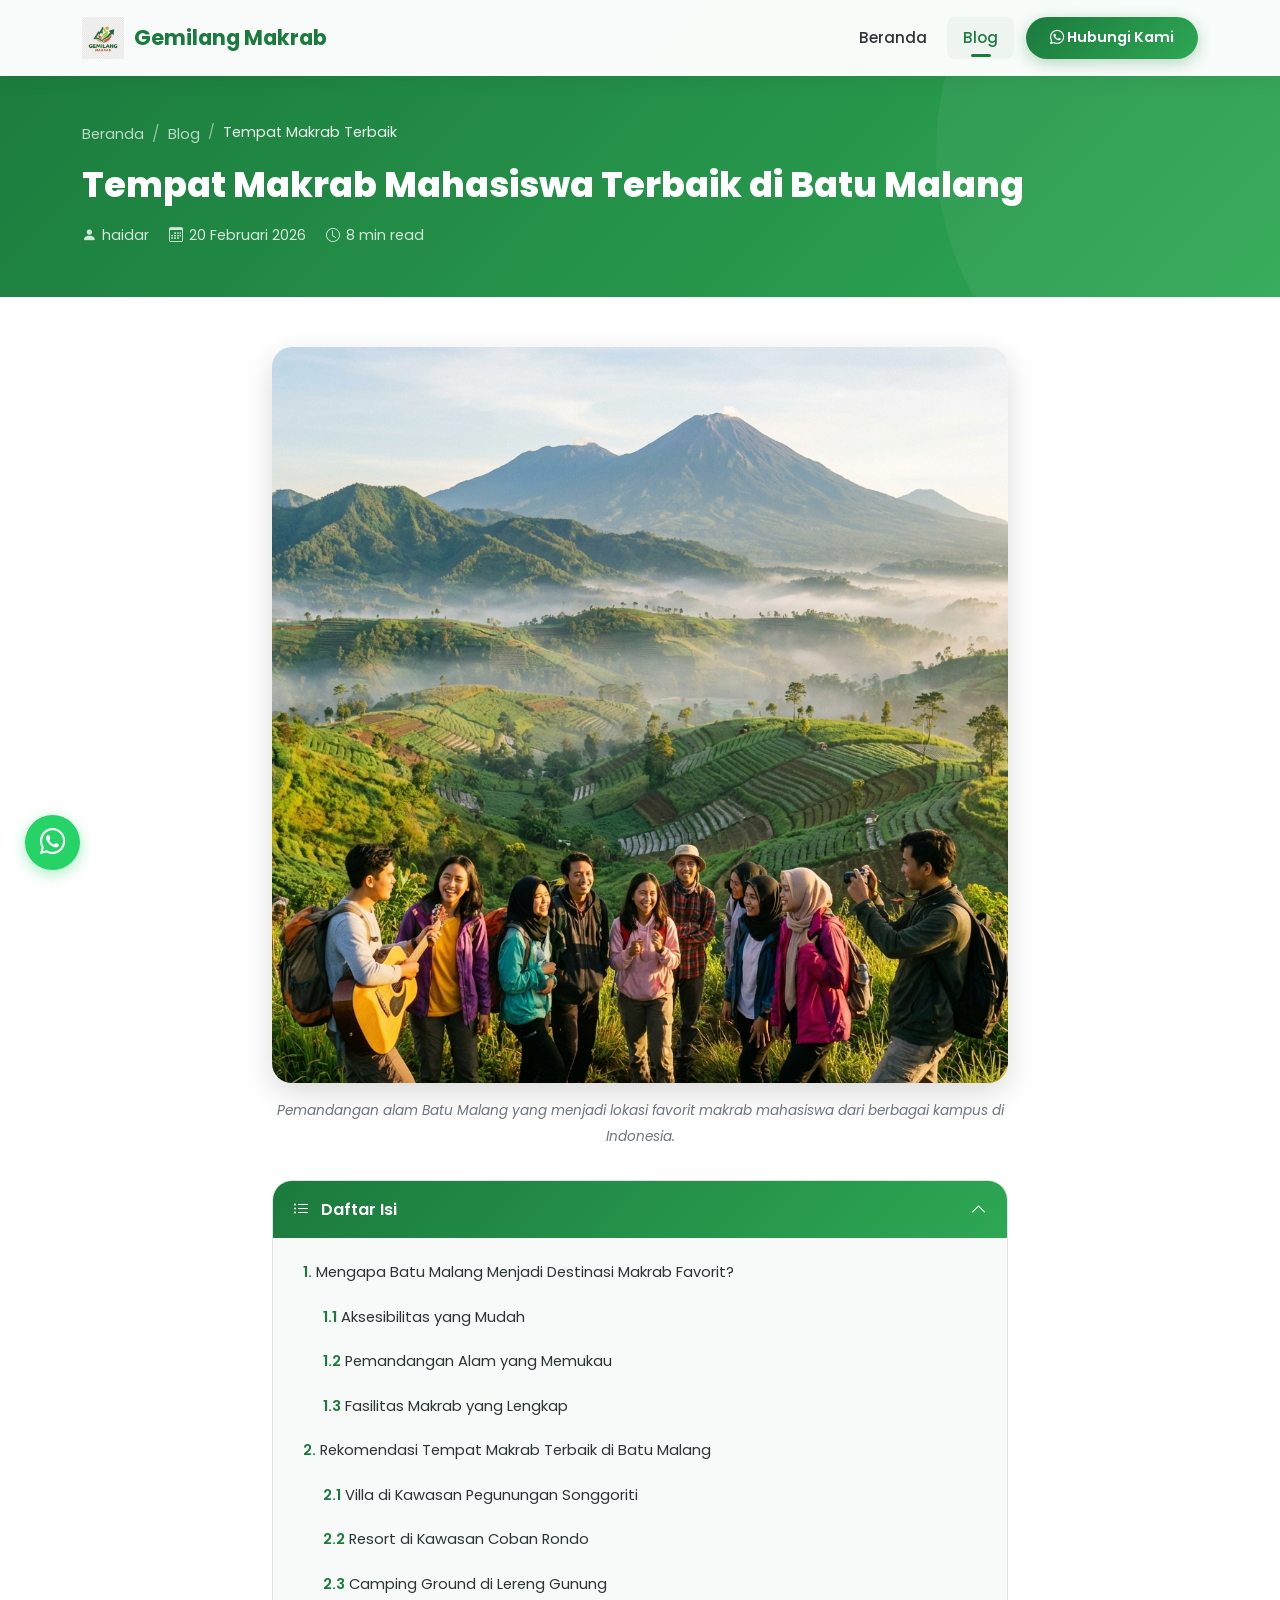
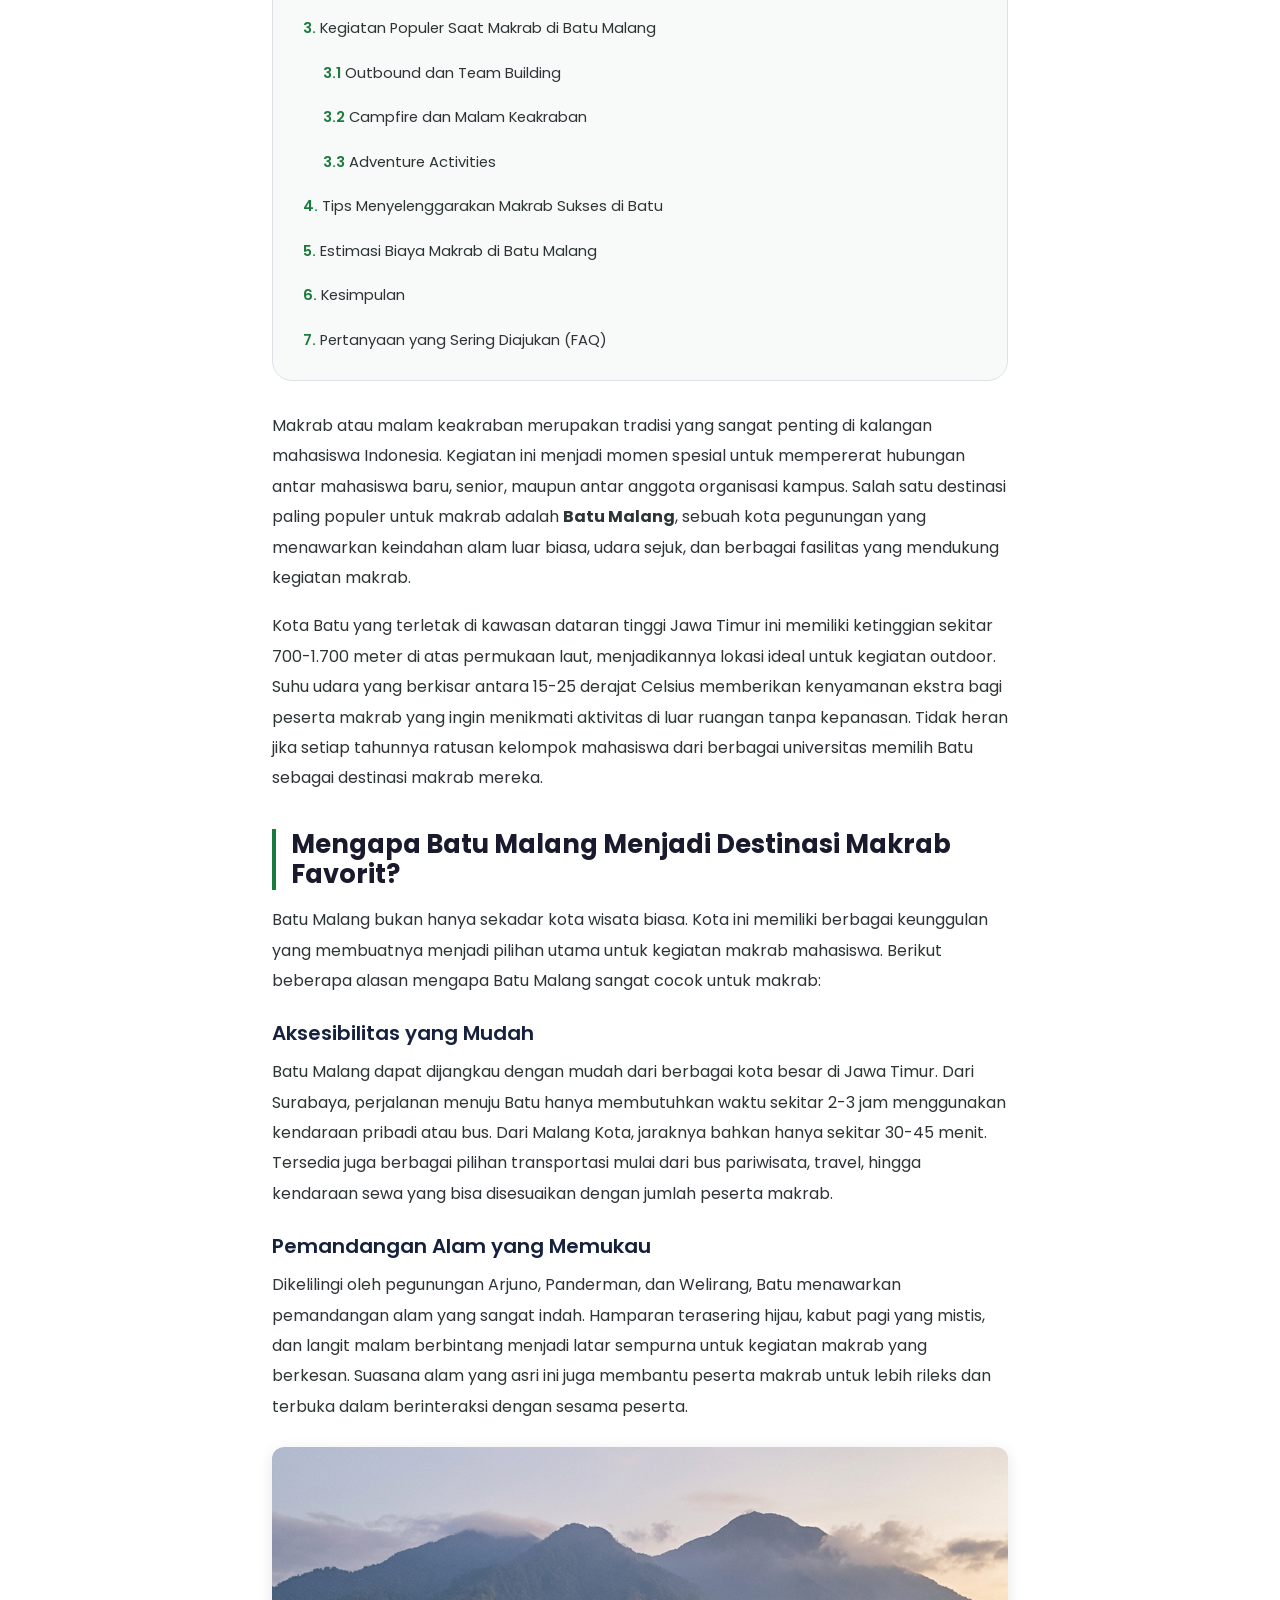
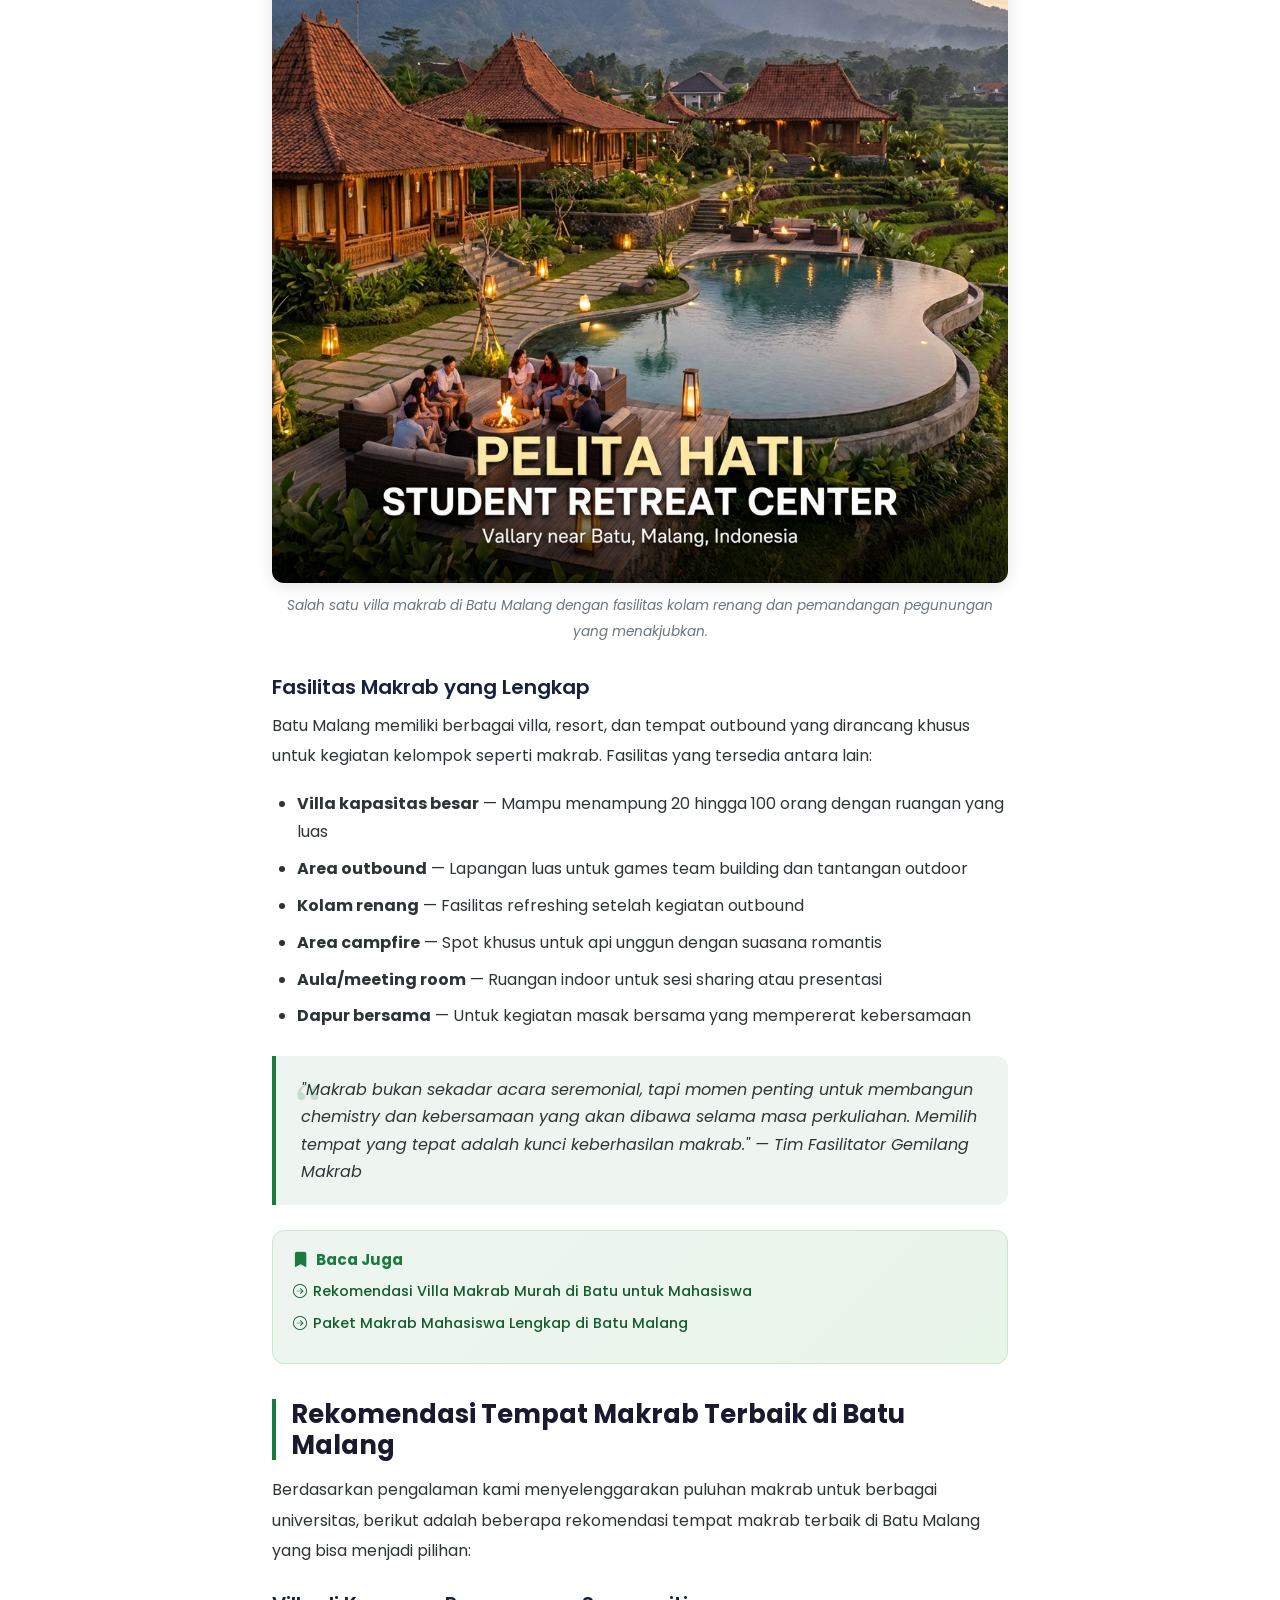
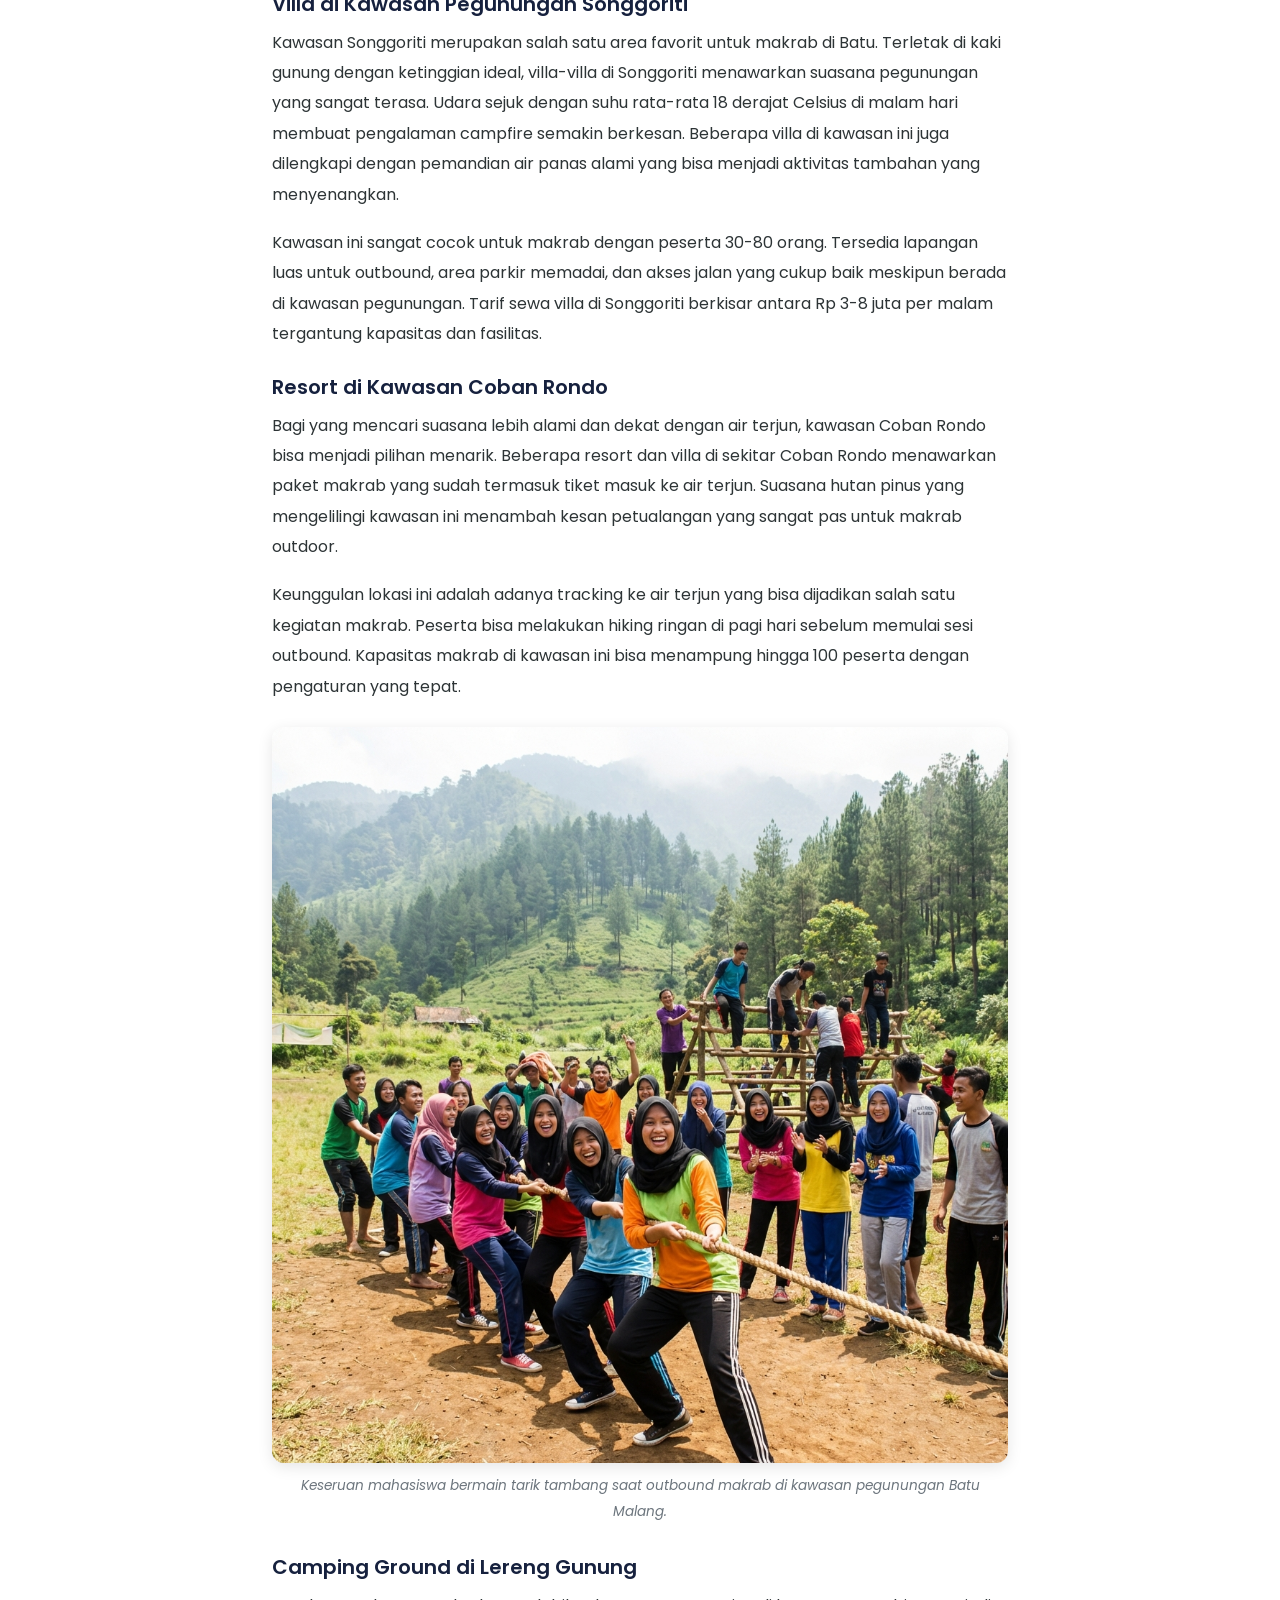
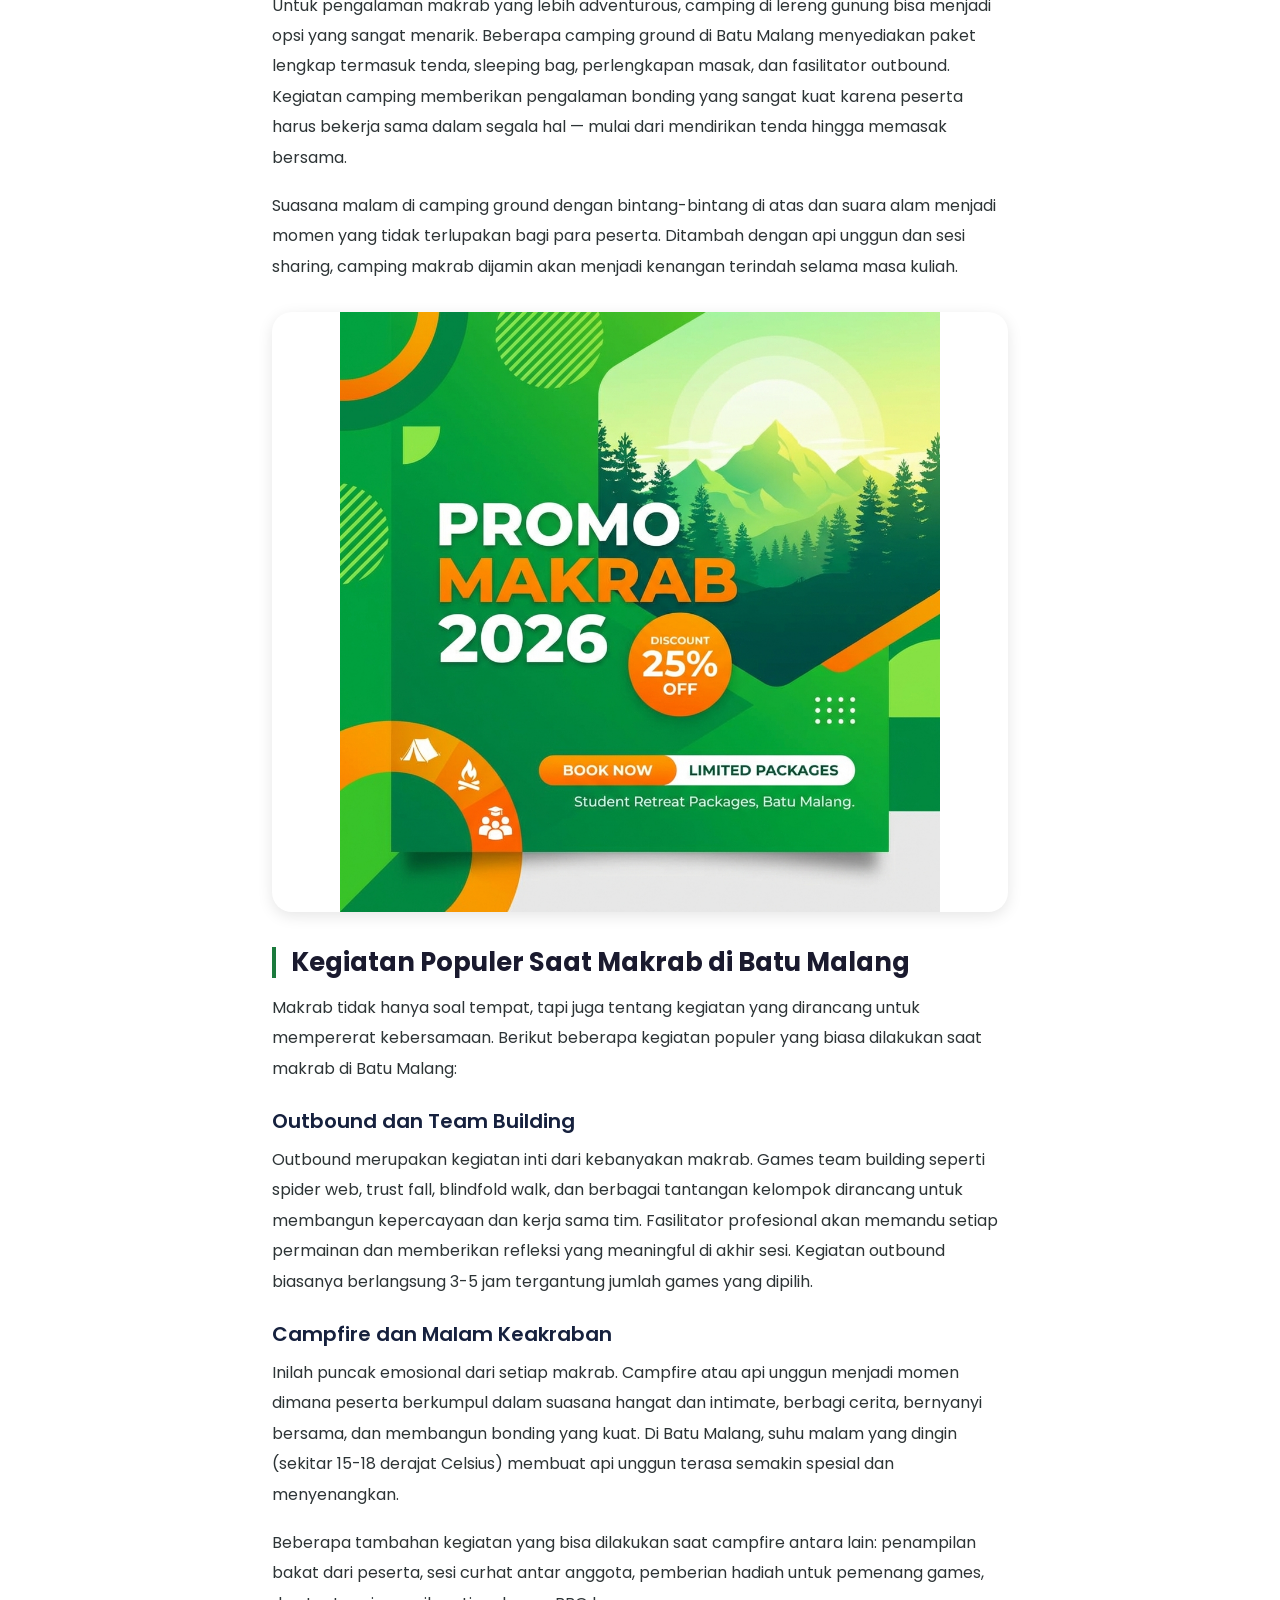
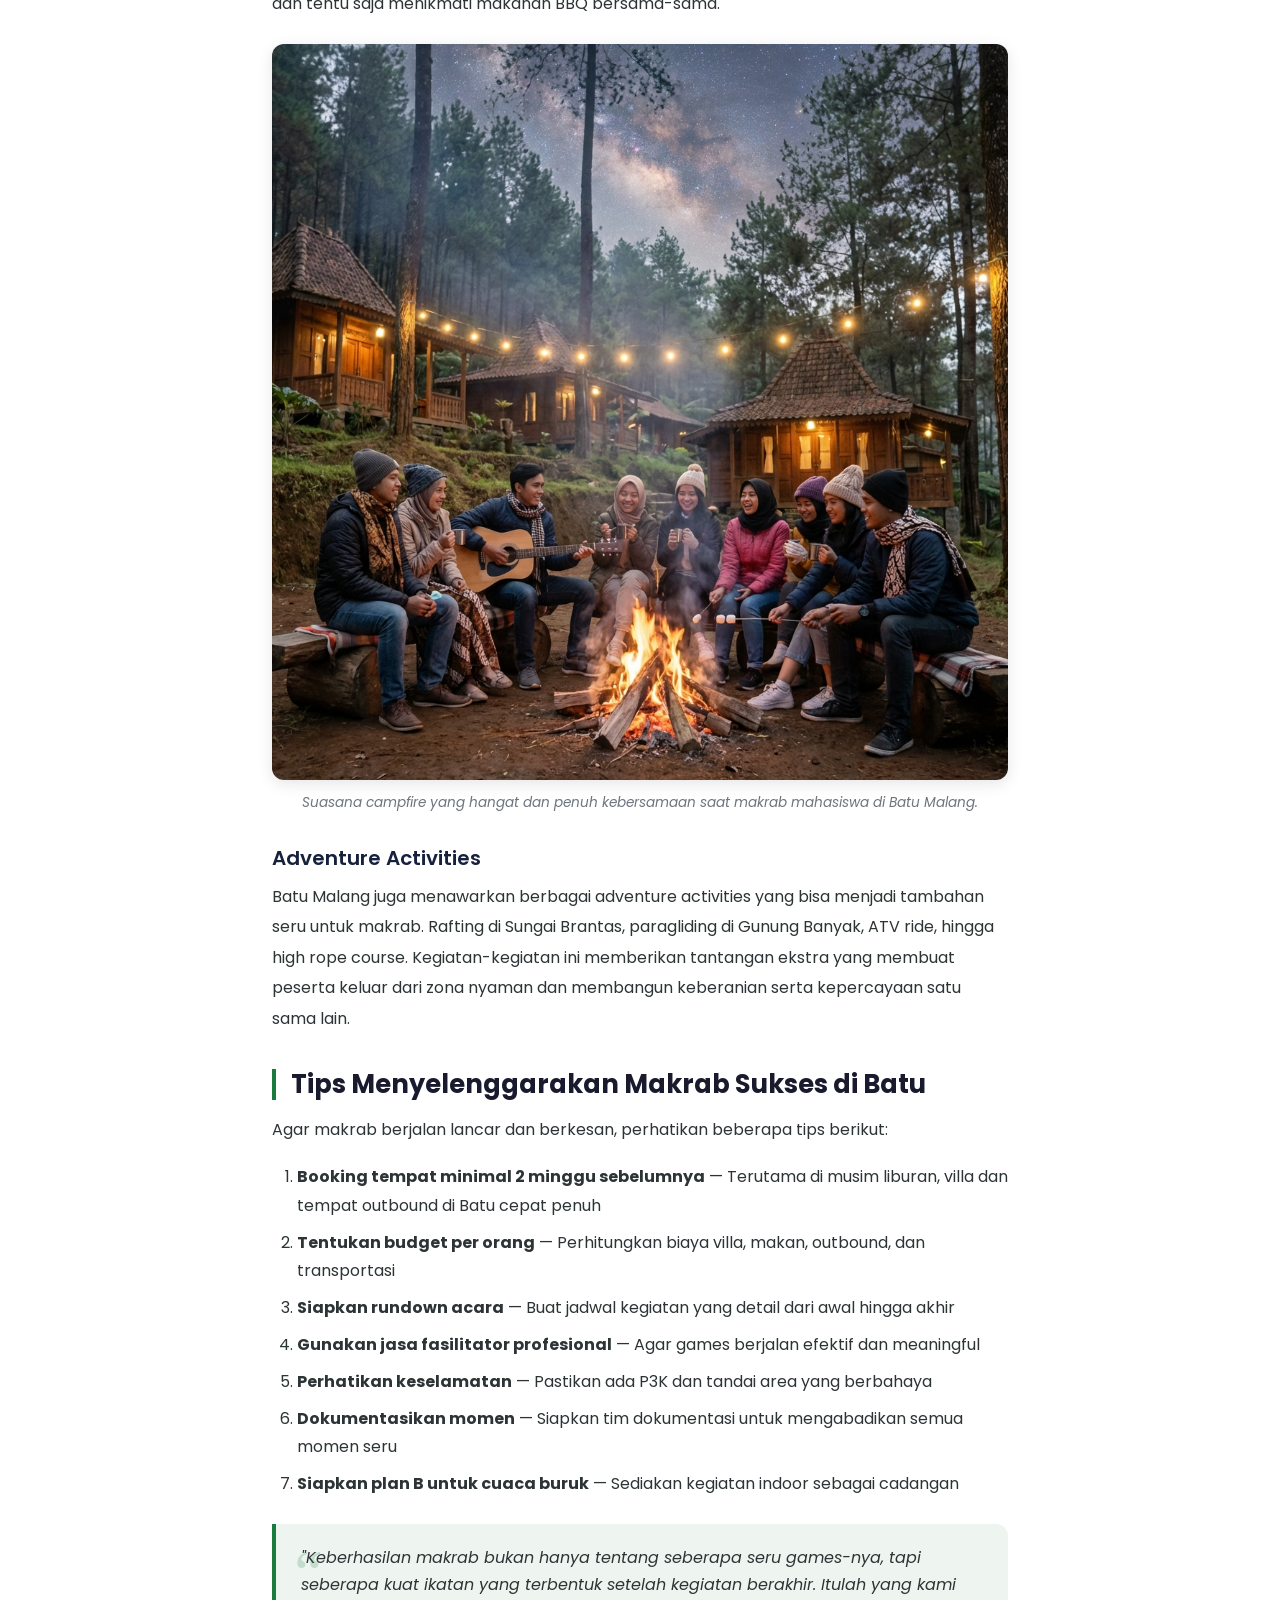
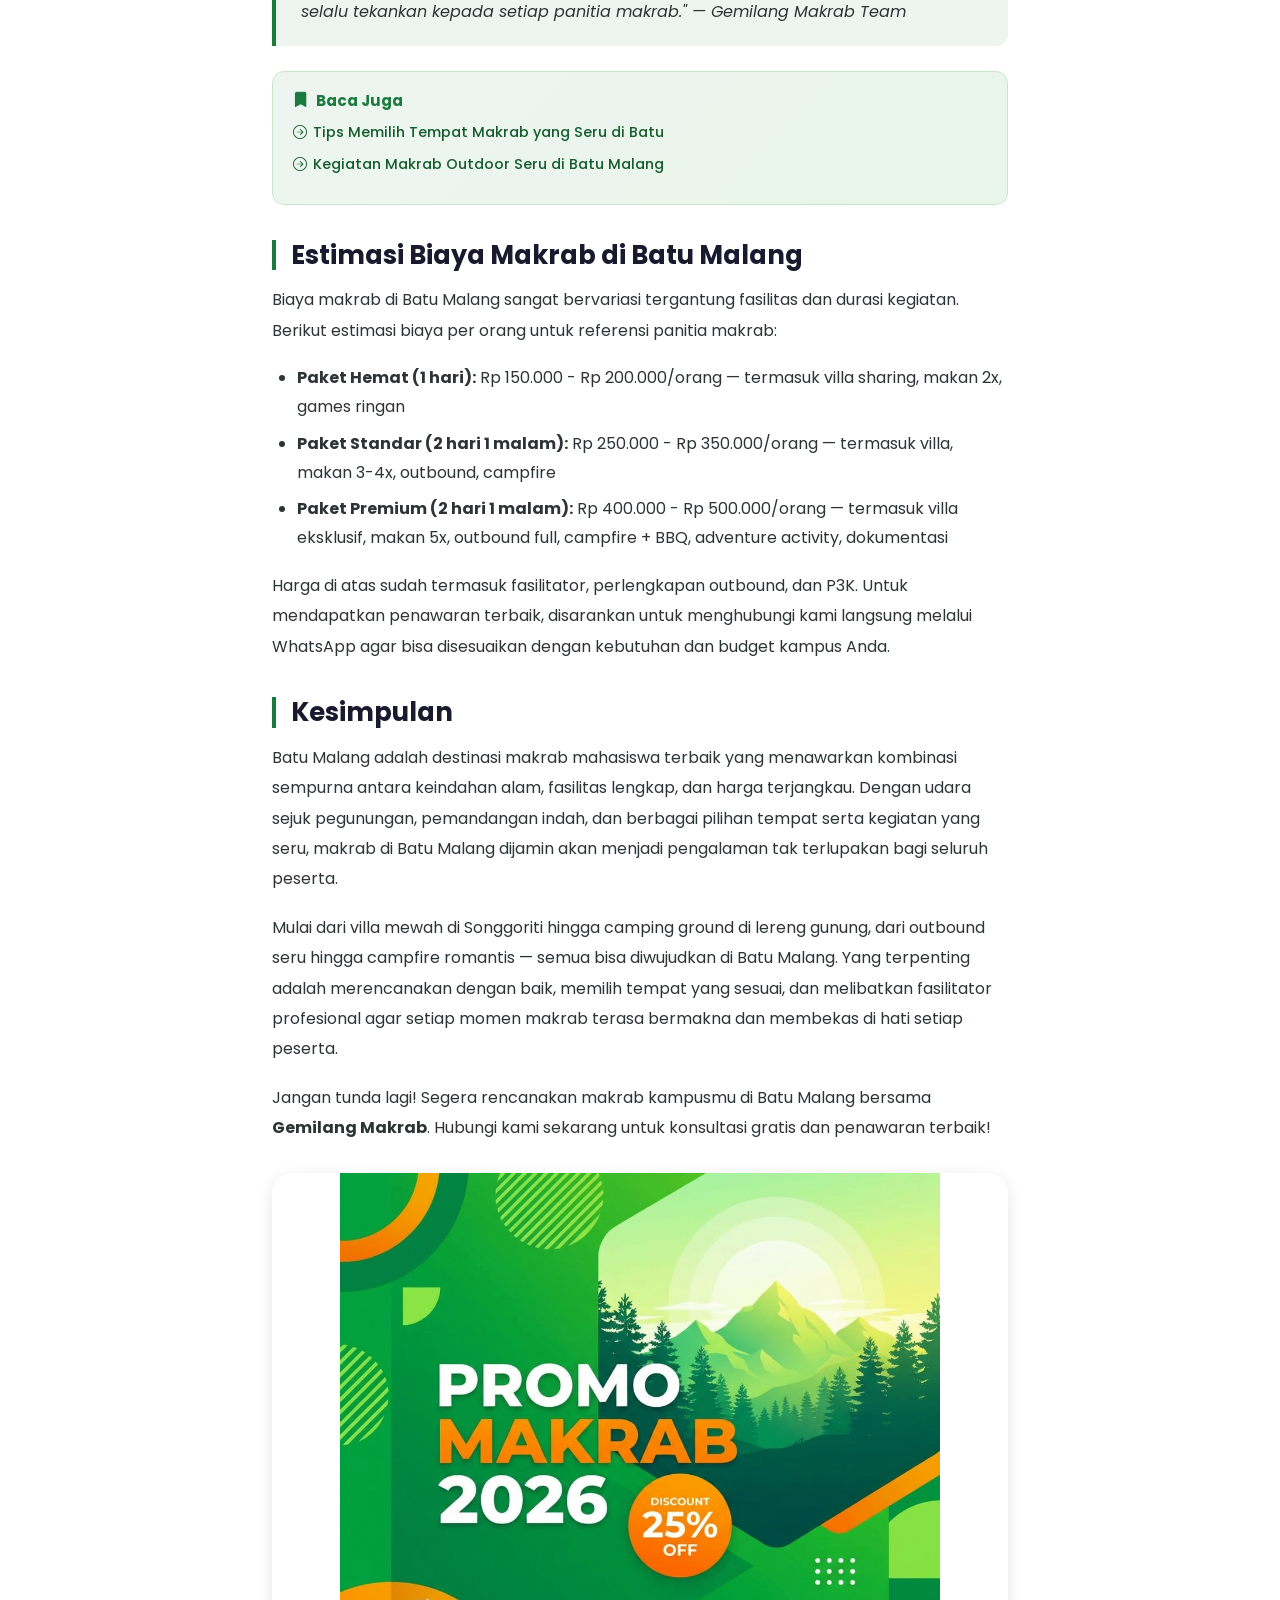
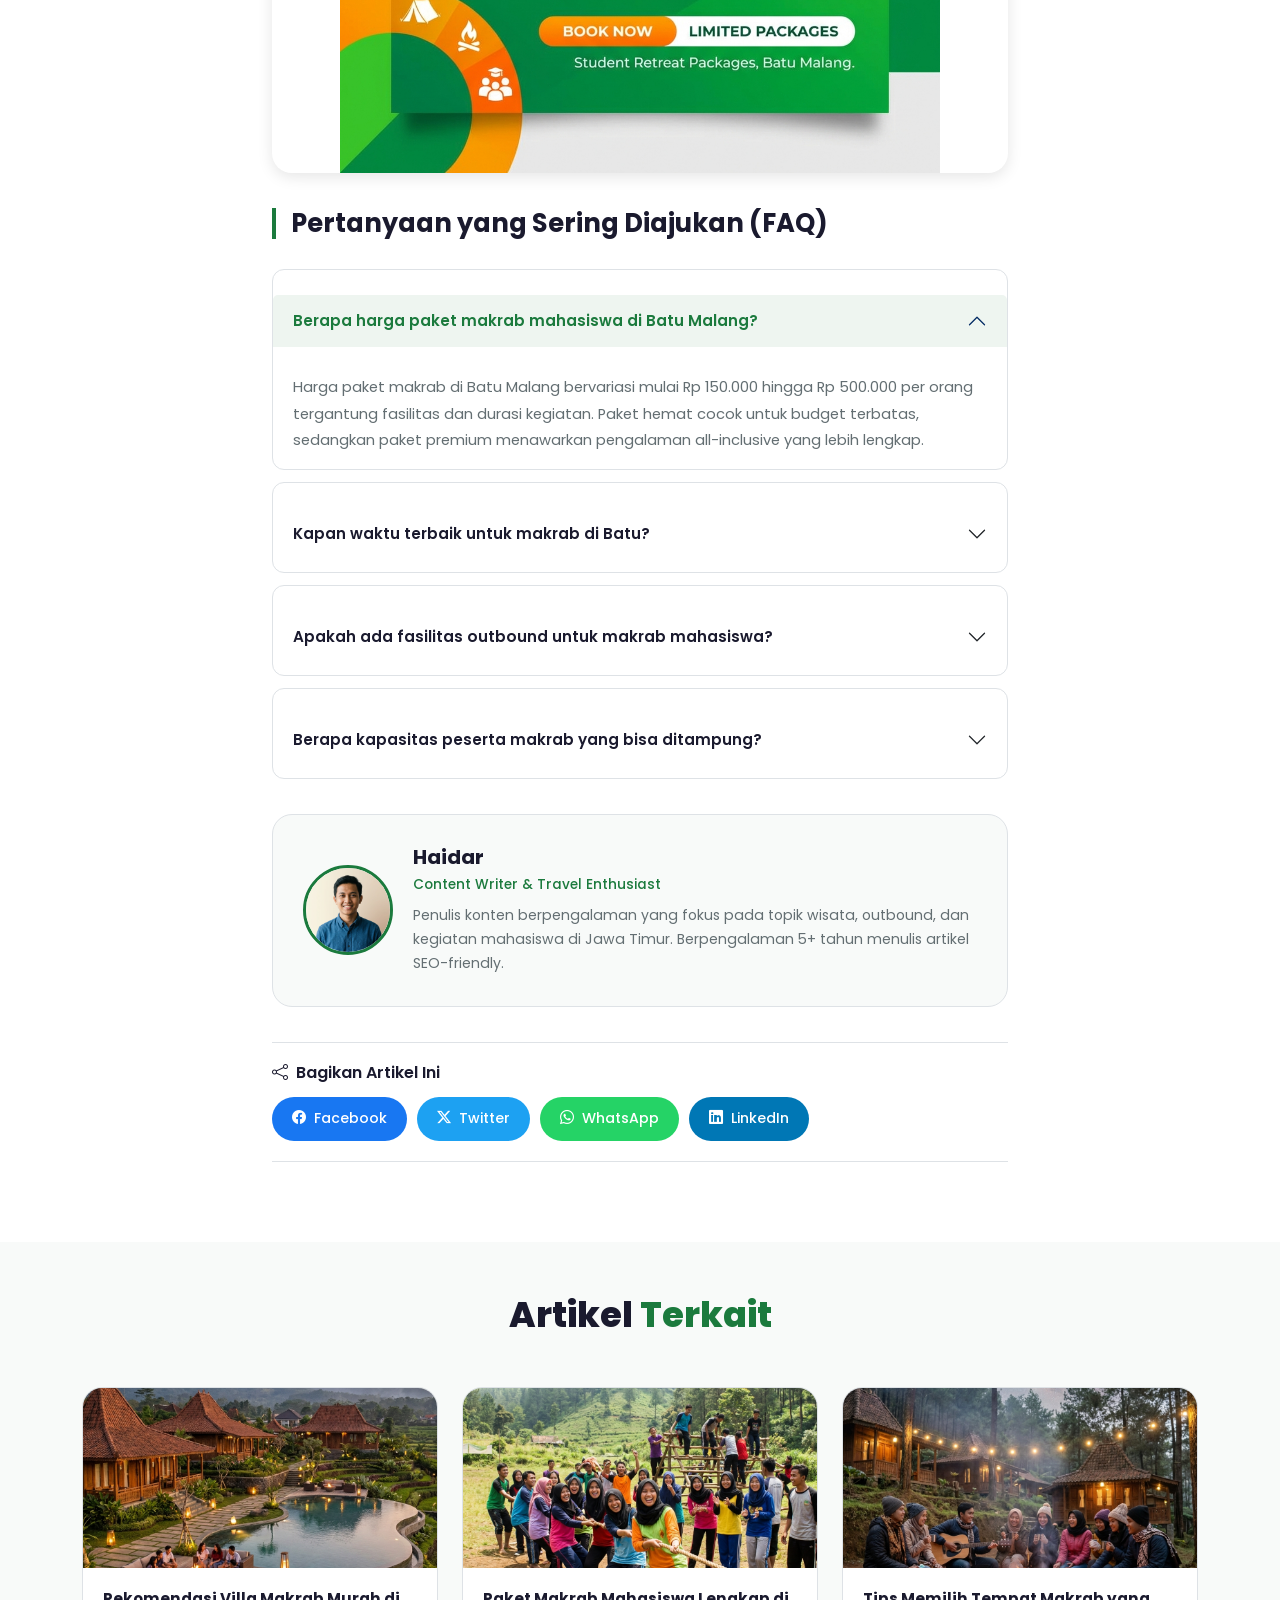
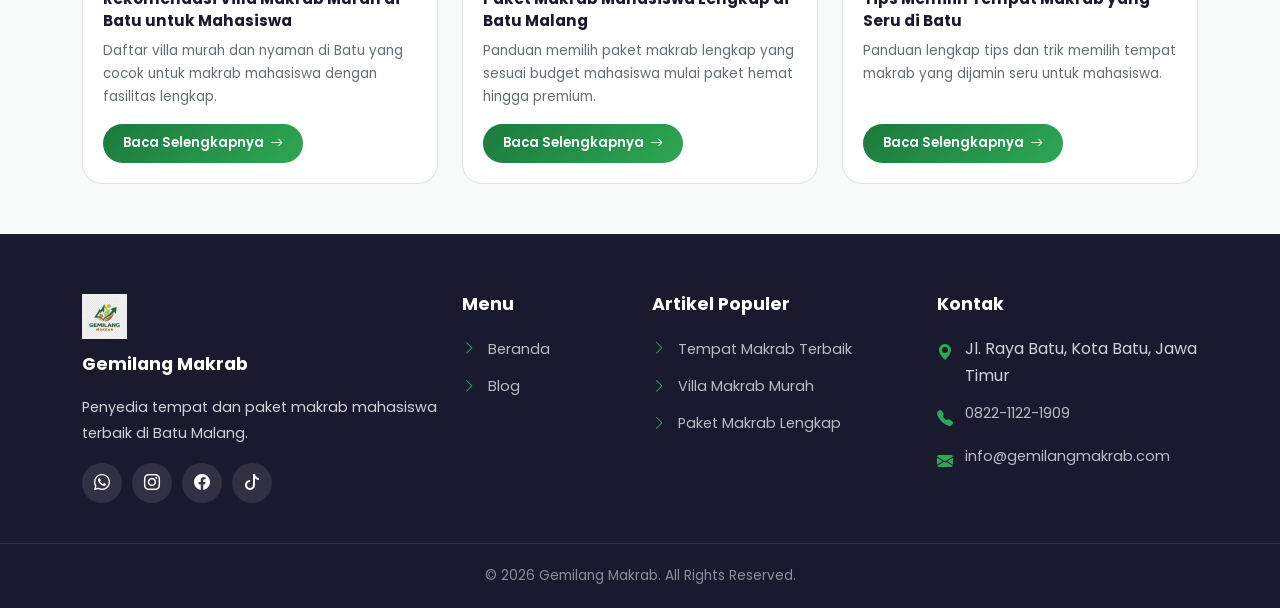
<file: tempat-makrab-mahasiswa-terbaik-di-batu-malang.html>
<!DOCTYPE html>
<html lang="id">

<head>
    <meta charset="UTF-8">
    <meta name="viewport" content="width=device-width, initial-scale=1.0">
    <meta http-equiv="X-UA-Compatible" content="IE=edge">
    <title>Tempat Makrab Mahasiswa Terbaik di Batu Malang 2026 | Gemilang Makrab</title>
    <meta name="description"
        content="Rekomendasi tempat makrab mahasiswa terbaik di Batu Malang 2026. Lengkap dengan fasilitas villa, outbound, campfire, dan harga paket makrab terjangkau.">
    <meta name="keywords"
        content="tempat makrab mahasiswa batu malang, makrab terbaik batu, villa makrab batu, tempat malam keakraban, makrab mahasiswa 2026, lokasi makrab batu malang">
    <meta name="author" content="haidar">
    <meta name="robots" content="index, follow, max-snippet:-1, max-image-preview:large">
    <link rel="canonical" href="https://gemilangmakrab.com/tempat-makrab-mahasiswa-terbaik-di-batu-malang.html">

    <meta property="og:type" content="article">
    <meta property="og:title" content="Tempat Makrab Mahasiswa Terbaik di Batu Malang 2026">
    <meta property="og:description"
        content="Rekomendasi tempat makrab mahasiswa terbaik di Batu Malang. Villa nyaman, outbound seru, campfire romantis!">
    <meta property="og:image" content="https://gemilangmakrab.com/images/hero.png">
    <meta property="og:url" content="https://gemilangmakrab.com/tempat-makrab-mahasiswa-terbaik-di-batu-malang.html">
    <meta property="article:published_time" content="2026-02-20T08:00:00+07:00">
    <meta property="article:author" content="haidar">

    <meta name="twitter:card" content="summary_large_image">
    <meta name="twitter:title" content="Tempat Makrab Mahasiswa Terbaik di Batu Malang 2026">
    <meta name="twitter:description" content="Rekomendasi tempat makrab terbaik di Batu Malang untuk mahasiswa.">
    <meta name="twitter:image" content="https://gemilangmakrab.com/images/hero.png">

    <link rel="icon" type="image/png" href="images/logo.png">
    <link rel="apple-touch-icon" href="images/logo.png">
    <link href="https://cdn.jsdelivr.net/npm/bootstrap@5.3.2/dist/css/bootstrap.min.css" rel="stylesheet">
    <link href="https://cdn.jsdelivr.net/npm/bootstrap-icons@1.11.2/font/bootstrap-icons.min.css" rel="stylesheet">
    <link href="css/style.css" rel="stylesheet">

    <script type="application/ld+json">
    {
        "@context": "https://schema.org",
        "@type": "Article",
        "headline": "Tempat Makrab Mahasiswa Terbaik di Batu Malang 2026",
        "description": "Rekomendasi tempat makrab mahasiswa terbaik di Batu Malang 2026 lengkap dengan fasilitas dan harga.",
        "image": "https://gemilangmakrab.com/images/hero.png",
        "datePublished": "2026-02-20T08:00:00+07:00",
        "dateModified": "2026-02-23T08:00:00+07:00",
        "author": { "@type": "Person", "name": "haidar" },
        "publisher": {
            "@type": "Organization",
            "name": "Gemilang Makrab",
            "logo": { "@type": "ImageObject", "url": "https://gemilangmakrab.com/images/logo.png" }
        },
        "mainEntityOfPage": { "@type": "WebPage", "@id": "https://gemilangmakrab.com/tempat-makrab-mahasiswa-terbaik-di-batu-malang.html" }
    }
    </script>
    <script type="application/ld+json">
    {
        "@context": "https://schema.org",
        "@type": "FAQPage",
        "mainEntity": [
            {
                "@type": "Question",
                "name": "Berapa harga paket makrab mahasiswa di Batu Malang?",
                "acceptedAnswer": { "@type": "Answer", "text": "Harga paket makrab di Batu Malang bervariasi mulai Rp 150.000 hingga Rp 500.000 per orang tergantung fasilitas dan durasi kegiatan." }
            },
            {
                "@type": "Question",
                "name": "Kapan waktu terbaik untuk makrab di Batu?",
                "acceptedAnswer": { "@type": "Answer", "text": "Waktu terbaik untuk makrab di Batu Malang adalah antara bulan April hingga Oktober saat musim kemarau, sehingga kegiatan outdoor bisa berjalan lancar." }
            },
            {
                "@type": "Question",
                "name": "Apakah ada fasilitas outbound untuk makrab mahasiswa?",
                "acceptedAnswer": { "@type": "Answer", "text": "Ya, tersedia berbagai fasilitas outbound seperti flying fox, paint ball, tali temali, rafting, dan berbagai games team building yang dipandu fasilitator berpengalaman." }
            },
            {
                "@type": "Question",
                "name": "Berapa kapasitas peserta makrab yang bisa ditampung?",
                "acceptedAnswer": { "@type": "Answer", "text": "Kami bisa menampung mulai dari 20 hingga 300 peserta makrab. Untuk kelompok besar, tersedia beberapa villa yang bisa digabungkan." }
            }
        ]
    }
    </script>
</head>

<body>

    <!-- NAVBAR -->
    <nav class="navbar navbar-expand-lg navbar-custom fixed-top" id="mainNavbar">
        <div class="container">
            <a class="navbar-brand" href="index.html">
                <img src="images/logo.png" alt="Gemilang Makrab Logo" width="42" height="42">
                Gemilang Makrab
            </a>
            <button class="navbar-toggler" type="button" data-bs-toggle="collapse" data-bs-target="#navbarNav">
                <i class="bi bi-list"></i>
            </button>
            <div class="collapse navbar-collapse" id="navbarNav">
                <ul class="navbar-nav ms-auto align-items-lg-center gap-1">
                    <li class="nav-item"><a class="nav-link" href="index.html">Beranda</a></li>
                    <li class="nav-item"><a class="nav-link active" href="blog.html">Blog</a></li>
                    <li class="nav-item ms-lg-2">
                        <a class="btn btn-nav-cta" href="https://wa.me/6282211221909?text=Halo%20Gemilang%20Makrab"
                            target="_blank" rel="noopener"><i class="bi bi-whatsapp"></i> Hubungi Kami</a>
                    </li>
                </ul>
            </div>
        </div>
    </nav>

    <!-- ARTICLE HERO -->
    <section class="article-hero">
        <div class="container position-relative" style="z-index:2;">
            <nav aria-label="breadcrumb">
                <ol class="breadcrumb breadcrumb-custom">
                    <li class="breadcrumb-item"><a href="index.html">Beranda</a></li>
                    <li class="breadcrumb-item"><a href="blog.html">Blog</a></li>
                    <li class="breadcrumb-item active" aria-current="page">Tempat Makrab Terbaik</li>
                </ol>
            </nav>
            <h1>Tempat Makrab Mahasiswa Terbaik di Batu Malang</h1>
            <div class="article-meta">
                <span><i class="bi bi-person-fill"></i> haidar</span>
                <span><i class="bi bi-calendar3"></i> 20 Februari 2026</span>
                <span><i class="bi bi-clock"></i> 8 min read</span>
            </div>
        </div>
    </section>

    <!-- ARTICLE CONTENT -->
    <section class="article-content">
        <div class="container">
            <div class="row justify-content-center">
                <div class="col-lg-8">

                    <!-- Main Image -->
                    <div class="main-image">
                        <img src="images/hero.png"
                            alt="Pemandangan alam Batu Malang sebagai tempat makrab mahasiswa terbaik dengan gunung dan terasering hijau"
                            width="800" height="450">
                    </div>
                    <p class="img-caption">Pemandangan alam Batu Malang yang menjadi lokasi favorit makrab mahasiswa
                        dari berbagai kampus di Indonesia.</p>

                    <!-- TOC -->
                    <div class="toc-wrapper" id="tocWrapper">
                        <div class="toc-header" id="tocHeader">
                            <span><i class="bi bi-list-ul me-2"></i> Daftar Isi</span>
                            <i class="bi bi-chevron-up"></i>
                        </div>
                        <div class="toc-body" id="tocBody">
                            <!-- Auto-generated by JS -->
                        </div>
                    </div>

                    <!-- Article Body -->
                    <p>Makrab atau malam keakraban merupakan tradisi yang sangat penting di kalangan mahasiswa
                        Indonesia. Kegiatan ini menjadi momen spesial untuk mempererat hubungan antar mahasiswa baru,
                        senior, maupun antar anggota organisasi kampus. Salah satu destinasi paling populer untuk makrab
                        adalah <strong>Batu Malang</strong>, sebuah kota pegunungan yang menawarkan keindahan alam luar
                        biasa, udara sejuk, dan berbagai fasilitas yang mendukung kegiatan makrab.</p>

                    <p>Kota Batu yang terletak di kawasan dataran tinggi Jawa Timur ini memiliki ketinggian sekitar
                        700-1.700 meter di atas permukaan laut, menjadikannya lokasi ideal untuk kegiatan outdoor. Suhu
                        udara yang berkisar antara 15-25 derajat Celsius memberikan kenyamanan ekstra bagi peserta
                        makrab yang ingin menikmati aktivitas di luar ruangan tanpa kepanasan. Tidak heran jika setiap
                        tahunnya ratusan kelompok mahasiswa dari berbagai universitas memilih Batu sebagai destinasi
                        makrab mereka.</p>

                    <h2 id="mengapa-batu-malang">Mengapa Batu Malang Menjadi Destinasi Makrab Favorit?</h2>

                    <p>Batu Malang bukan hanya sekadar kota wisata biasa. Kota ini memiliki berbagai keunggulan yang
                        membuatnya menjadi pilihan utama untuk kegiatan makrab mahasiswa. Berikut beberapa alasan
                        mengapa Batu Malang sangat cocok untuk makrab:</p>

                    <h3 id="aksesibilitas">Aksesibilitas yang Mudah</h3>
                    <p>Batu Malang dapat dijangkau dengan mudah dari berbagai kota besar di Jawa Timur. Dari Surabaya,
                        perjalanan menuju Batu hanya membutuhkan waktu sekitar 2-3 jam menggunakan kendaraan pribadi
                        atau bus. Dari Malang Kota, jaraknya bahkan hanya sekitar 30-45 menit. Tersedia juga berbagai
                        pilihan transportasi mulai dari bus pariwisata, travel, hingga kendaraan sewa yang bisa
                        disesuaikan dengan jumlah peserta makrab.</p>

                    <h3 id="pemandangan-alam">Pemandangan Alam yang Memukau</h3>
                    <p>Dikelilingi oleh pegunungan Arjuno, Panderman, dan Welirang, Batu menawarkan pemandangan alam
                        yang sangat indah. Hamparan terasering hijau, kabut pagi yang mistis, dan langit malam
                        berbintang menjadi latar sempurna untuk kegiatan makrab yang berkesan. Suasana alam yang asri
                        ini juga membantu peserta makrab untuk lebih rileks dan terbuka dalam berinteraksi dengan sesama
                        peserta.</p>

                    <div class="support-image">
                        <img src="images/villa-makrab.png"
                            alt="Villa makrab di Batu Malang dengan pemandangan gunung dan kolam renang" loading="lazy"
                            width="800" height="450">
                    </div>
                    <p class="img-caption">Salah satu villa makrab di Batu Malang dengan fasilitas kolam renang dan
                        pemandangan pegunungan yang menakjubkan.</p>

                    <h3 id="fasilitas-lengkap">Fasilitas Makrab yang Lengkap</h3>
                    <p>Batu Malang memiliki berbagai villa, resort, dan tempat outbound yang dirancang khusus untuk
                        kegiatan kelompok seperti makrab. Fasilitas yang tersedia antara lain:</p>
                    <ul>
                        <li><strong>Villa kapasitas besar</strong> — Mampu menampung 20 hingga 100 orang dengan ruangan
                            yang luas</li>
                        <li><strong>Area outbound</strong> — Lapangan luas untuk games team building dan tantangan
                            outdoor</li>
                        <li><strong>Kolam renang</strong> — Fasilitas refreshing setelah kegiatan outbound</li>
                        <li><strong>Area campfire</strong> — Spot khusus untuk api unggun dengan suasana romantis</li>
                        <li><strong>Aula/meeting room</strong> — Ruangan indoor untuk sesi sharing atau presentasi</li>
                        <li><strong>Dapur bersama</strong> — Untuk kegiatan masak bersama yang mempererat kebersamaan
                        </li>
                    </ul>

                    <blockquote>
                        "Makrab bukan sekadar acara seremonial, tapi momen penting untuk membangun chemistry dan
                        kebersamaan yang akan dibawa selama masa perkuliahan. Memilih tempat yang tepat adalah kunci
                        keberhasilan makrab." — Tim Fasilitator Gemilang Makrab
                    </blockquote>

                    <!-- Baca Juga -->
                    <div class="baca-juga">
                        <h5><i class="bi bi-bookmark-fill"></i> Baca Juga</h5>
                        <ul>
                            <li><a href="rekomendasi-villa-makrab-murah-di-batu.html"><i
                                        class="bi bi-arrow-right-circle"></i> Rekomendasi Villa Makrab Murah di Batu
                                    untuk Mahasiswa</a></li>
                            <li><a href="paket-makrab-mahasiswa-lengkap-di-batu-malang.html"><i
                                        class="bi bi-arrow-right-circle"></i> Paket Makrab Mahasiswa Lengkap di Batu
                                    Malang</a></li>
                        </ul>
                    </div>

                    <h2 id="rekomendasi-tempat">Rekomendasi Tempat Makrab Terbaik di Batu Malang</h2>

                    <p>Berdasarkan pengalaman kami menyelenggarakan puluhan makrab untuk berbagai universitas, berikut
                        adalah beberapa rekomendasi tempat makrab terbaik di Batu Malang yang bisa menjadi pilihan:</p>

                    <h3 id="villa-pegunungan">Villa di Kawasan Pegunungan Songgoriti</h3>
                    <p>Kawasan Songgoriti merupakan salah satu area favorit untuk makrab di Batu. Terletak di kaki
                        gunung dengan ketinggian ideal, villa-villa di Songgoriti menawarkan suasana pegunungan yang
                        sangat terasa. Udara sejuk dengan suhu rata-rata 18 derajat Celsius di malam hari membuat
                        pengalaman campfire semakin berkesan. Beberapa villa di kawasan ini juga dilengkapi dengan
                        pemandian air panas alami yang bisa menjadi aktivitas tambahan yang menyenangkan.</p>

                    <p>Kawasan ini sangat cocok untuk makrab dengan peserta 30-80 orang. Tersedia lapangan luas untuk
                        outbound, area parkir memadai, dan akses jalan yang cukup baik meskipun berada di kawasan
                        pegunungan. Tarif sewa villa di Songgoriti berkisar antara Rp 3-8 juta per malam tergantung
                        kapasitas dan fasilitas.</p>

                    <h3 id="resort-coban">Resort di Kawasan Coban Rondo</h3>
                    <p>Bagi yang mencari suasana lebih alami dan dekat dengan air terjun, kawasan Coban Rondo bisa
                        menjadi pilihan menarik. Beberapa resort dan villa di sekitar Coban Rondo menawarkan paket
                        makrab yang sudah termasuk tiket masuk ke air terjun. Suasana hutan pinus yang mengelilingi
                        kawasan ini menambah kesan petualangan yang sangat pas untuk makrab outdoor.</p>

                    <p>Keunggulan lokasi ini adalah adanya tracking ke air terjun yang bisa dijadikan salah satu
                        kegiatan makrab. Peserta bisa melakukan hiking ringan di pagi hari sebelum memulai sesi
                        outbound. Kapasitas makrab di kawasan ini bisa menampung hingga 100 peserta dengan pengaturan
                        yang tepat.</p>

                    <div class="support-image">
                        <img src="images/outdoor-activity.png"
                            alt="Mahasiswa bermain tarik tambang saat outbound makrab di Batu Malang" loading="lazy"
                            width="800" height="450">
                    </div>
                    <p class="img-caption">Keseruan mahasiswa bermain tarik tambang saat outbound makrab di kawasan
                        pegunungan Batu Malang.</p>

                    <h3 id="camping-ground">Camping Ground di Lereng Gunung</h3>
                    <p>Untuk pengalaman makrab yang lebih adventurous, camping di lereng gunung bisa menjadi opsi yang
                        sangat menarik. Beberapa camping ground di Batu Malang menyediakan paket lengkap termasuk tenda,
                        sleeping bag, perlengkapan masak, dan fasilitator outbound. Kegiatan camping memberikan
                        pengalaman bonding yang sangat kuat karena peserta harus bekerja sama dalam segala hal — mulai
                        dari mendirikan tenda hingga memasak bersama.</p>

                    <p>Suasana malam di camping ground dengan bintang-bintang di atas dan suara alam menjadi momen yang
                        tidak terlupakan bagi para peserta. Ditambah dengan api unggun dan sesi sharing, camping makrab
                        dijamin akan menjadi kenangan terindah selama masa kuliah.</p>

                    <!-- Promo Image -->
                    <div class="promo-image">
                        <img src="images/promo-banner.png"
                            alt="Promo paket makrab mahasiswa 2026 di Batu Malang dengan diskon 25 persen"
                            loading="lazy" width="600" height="600">
                    </div>

                    <h2 id="kegiatan-populer">Kegiatan Populer Saat Makrab di Batu Malang</h2>

                    <p>Makrab tidak hanya soal tempat, tapi juga tentang kegiatan yang dirancang untuk mempererat
                        kebersamaan. Berikut beberapa kegiatan populer yang biasa dilakukan saat makrab di Batu Malang:
                    </p>

                    <h3 id="outbound-team-building">Outbound dan Team Building</h3>
                    <p>Outbound merupakan kegiatan inti dari kebanyakan makrab. Games team building seperti spider web,
                        trust fall, blindfold walk, dan berbagai tantangan kelompok dirancang untuk membangun
                        kepercayaan dan kerja sama tim. Fasilitator profesional akan memandu setiap permainan dan
                        memberikan refleksi yang meaningful di akhir sesi. Kegiatan outbound biasanya berlangsung 3-5
                        jam tergantung jumlah games yang dipilih.</p>

                    <h3 id="campfire-malam">Campfire dan Malam Keakraban</h3>
                    <p>Inilah puncak emosional dari setiap makrab. Campfire atau api unggun menjadi momen dimana peserta
                        berkumpul dalam suasana hangat dan intimate, berbagi cerita, bernyanyi bersama, dan membangun
                        bonding yang kuat. Di Batu Malang, suhu malam yang dingin (sekitar 15-18 derajat Celsius)
                        membuat api unggun terasa semakin spesial dan menyenangkan.</p>

                    <p>Beberapa tambahan kegiatan yang bisa dilakukan saat campfire antara lain: penampilan bakat dari
                        peserta, sesi curhat antar anggota, pemberian hadiah untuk pemenang games, dan tentu saja
                        menikmati makanan BBQ bersama-sama.</p>

                    <div class="support-image">
                        <img src="images/campfire.png"
                            alt="Suasana campfire makrab mahasiswa di Batu Malang dengan api unggun dan langit berbintang"
                            loading="lazy" width="800" height="450">
                    </div>
                    <p class="img-caption">Suasana campfire yang hangat dan penuh kebersamaan saat makrab mahasiswa di
                        Batu Malang.</p>

                    <h3 id="adventure-activities">Adventure Activities</h3>
                    <p>Batu Malang juga menawarkan berbagai adventure activities yang bisa menjadi tambahan seru untuk
                        makrab. Rafting di Sungai Brantas, paragliding di Gunung Banyak, ATV ride, hingga high rope
                        course. Kegiatan-kegiatan ini memberikan tantangan ekstra yang membuat peserta keluar dari zona
                        nyaman dan membangun keberanian serta kepercayaan satu sama lain.</p>

                    <h2 id="tips-makrab-sukses">Tips Menyelenggarakan Makrab Sukses di Batu</h2>

                    <p>Agar makrab berjalan lancar dan berkesan, perhatikan beberapa tips berikut:</p>

                    <ol>
                        <li><strong>Booking tempat minimal 2 minggu sebelumnya</strong> — Terutama di musim liburan,
                            villa dan tempat outbound di Batu cepat penuh</li>
                        <li><strong>Tentukan budget per orang</strong> — Perhitungkan biaya villa, makan, outbound, dan
                            transportasi</li>
                        <li><strong>Siapkan rundown acara</strong> — Buat jadwal kegiatan yang detail dari awal hingga
                            akhir</li>
                        <li><strong>Gunakan jasa fasilitator profesional</strong> — Agar games berjalan efektif dan
                            meaningful</li>
                        <li><strong>Perhatikan keselamatan</strong> — Pastikan ada P3K dan tandai area yang berbahaya
                        </li>
                        <li><strong>Dokumentasikan momen</strong> — Siapkan tim dokumentasi untuk mengabadikan semua
                            momen seru</li>
                        <li><strong>Siapkan plan B untuk cuaca buruk</strong> — Sediakan kegiatan indoor sebagai
                            cadangan</li>
                    </ol>

                    <blockquote>
                        "Keberhasilan makrab bukan hanya tentang seberapa seru games-nya, tapi seberapa kuat ikatan yang
                        terbentuk setelah kegiatan berakhir. Itulah yang kami selalu tekankan kepada setiap panitia
                        makrab." — Gemilang Makrab Team
                    </blockquote>

                    <!-- Baca Juga -->
                    <div class="baca-juga">
                        <h5><i class="bi bi-bookmark-fill"></i> Baca Juga</h5>
                        <ul>
                            <li><a href="tips-memilih-tempat-makrab-yang-seru-di-batu.html"><i
                                        class="bi bi-arrow-right-circle"></i> Tips Memilih Tempat Makrab yang Seru di
                                    Batu</a></li>
                            <li><a href="kegiatan-makrab-outdoor-di-batu-malang.html"><i
                                        class="bi bi-arrow-right-circle"></i> Kegiatan Makrab Outdoor Seru di Batu
                                    Malang</a></li>
                        </ul>
                    </div>

                    <h2 id="estimasi-biaya">Estimasi Biaya Makrab di Batu Malang</h2>

                    <p>Biaya makrab di Batu Malang sangat bervariasi tergantung fasilitas dan durasi kegiatan. Berikut
                        estimasi biaya per orang untuk referensi panitia makrab:</p>

                    <ul>
                        <li><strong>Paket Hemat (1 hari):</strong> Rp 150.000 - Rp 200.000/orang — termasuk villa
                            sharing, makan 2x, games ringan</li>
                        <li><strong>Paket Standar (2 hari 1 malam):</strong> Rp 250.000 - Rp 350.000/orang — termasuk
                            villa, makan 3-4x, outbound, campfire</li>
                        <li><strong>Paket Premium (2 hari 1 malam):</strong> Rp 400.000 - Rp 500.000/orang — termasuk
                            villa eksklusif, makan 5x, outbound full, campfire + BBQ, adventure activity, dokumentasi
                        </li>
                    </ul>

                    <p>Harga di atas sudah termasuk fasilitator, perlengkapan outbound, dan P3K. Untuk mendapatkan
                        penawaran terbaik, disarankan untuk menghubungi kami langsung melalui WhatsApp agar bisa
                        disesuaikan dengan kebutuhan dan budget kampus Anda.</p>

                    <h2 id="kesimpulan">Kesimpulan</h2>

                    <p>Batu Malang adalah destinasi makrab mahasiswa terbaik yang menawarkan kombinasi sempurna antara
                        keindahan alam, fasilitas lengkap, dan harga terjangkau. Dengan udara sejuk pegunungan,
                        pemandangan indah, dan berbagai pilihan tempat serta kegiatan yang seru, makrab di Batu Malang
                        dijamin akan menjadi pengalaman tak terlupakan bagi seluruh peserta.</p>

                    <p>Mulai dari villa mewah di Songgoriti hingga camping ground di lereng gunung, dari outbound seru
                        hingga campfire romantis — semua bisa diwujudkan di Batu Malang. Yang terpenting adalah
                        merencanakan dengan baik, memilih tempat yang sesuai, dan melibatkan fasilitator profesional
                        agar setiap momen makrab terasa bermakna dan membekas di hati setiap peserta.</p>

                    <p>Jangan tunda lagi! Segera rencanakan makrab kampusmu di Batu Malang bersama <strong>Gemilang
                            Makrab</strong>. Hubungi kami sekarang untuk konsultasi gratis dan penawaran terbaik!</p>

                    <!-- Promo Image -->
                    <div class="promo-image">
                        <img src="images/promo-banner.png" alt="Promo paket makrab 2026 diskon spesial untuk mahasiswa"
                            loading="lazy" width="600" height="600">
                    </div>

                    <!-- FAQ -->
                    <h2 id="faq">Pertanyaan yang Sering Diajukan (FAQ)</h2>
                    <div class="faq-section">
                        <div class="accordion" id="faqAccordion">
                            <div class="accordion-item">
                                <h3 class="accordion-header">
                                    <button class="accordion-button" type="button" data-bs-toggle="collapse"
                                        data-bs-target="#faq1">Berapa harga paket makrab mahasiswa di Batu
                                        Malang?</button>
                                </h3>
                                <div id="faq1" class="accordion-collapse collapse show" data-bs-parent="#faqAccordion">
                                    <div class="accordion-body">Harga paket makrab di Batu Malang bervariasi mulai Rp
                                        150.000 hingga Rp 500.000 per orang tergantung fasilitas dan durasi kegiatan.
                                        Paket hemat cocok untuk budget terbatas, sedangkan paket premium menawarkan
                                        pengalaman all-inclusive yang lebih lengkap.</div>
                                </div>
                            </div>
                            <div class="accordion-item">
                                <h3 class="accordion-header">
                                    <button class="accordion-button collapsed" type="button" data-bs-toggle="collapse"
                                        data-bs-target="#faq2">Kapan waktu terbaik untuk makrab di Batu?</button>
                                </h3>
                                <div id="faq2" class="accordion-collapse collapse" data-bs-parent="#faqAccordion">
                                    <div class="accordion-body">Waktu terbaik untuk makrab di Batu Malang adalah antara
                                        bulan April hingga Oktober saat musim kemarau, sehingga kegiatan outdoor bisa
                                        berjalan lancar. Namun, makrab bisa dilakukan sepanjang tahun dengan persiapan
                                        yang tepat.</div>
                                </div>
                            </div>
                            <div class="accordion-item">
                                <h3 class="accordion-header">
                                    <button class="accordion-button collapsed" type="button" data-bs-toggle="collapse"
                                        data-bs-target="#faq3">Apakah ada fasilitas outbound untuk makrab
                                        mahasiswa?</button>
                                </h3>
                                <div id="faq3" class="accordion-collapse collapse" data-bs-parent="#faqAccordion">
                                    <div class="accordion-body">Ya, tersedia berbagai fasilitas outbound seperti flying
                                        fox, paint ball, tali temali, rafting, dan berbagai games team building yang
                                        dipandu fasilitator berpengalaman. Semua peralatan dan perlengkapan keselamatan
                                        sudah disediakan.</div>
                                </div>
                            </div>
                            <div class="accordion-item">
                                <h3 class="accordion-header">
                                    <button class="accordion-button collapsed" type="button" data-bs-toggle="collapse"
                                        data-bs-target="#faq4">Berapa kapasitas peserta makrab yang bisa
                                        ditampung?</button>
                                </h3>
                                <div id="faq4" class="accordion-collapse collapse" data-bs-parent="#faqAccordion">
                                    <div class="accordion-body">Kami bisa menampung mulai dari 20 hingga 300 peserta
                                        makrab. Untuk kelompok besar, tersedia beberapa villa yang bisa digabungkan dan
                                        area outbound yang luas untuk memastikan semua peserta bisa berpartisipasi
                                        dengan nyaman.</div>
                                </div>
                            </div>
                        </div>
                    </div>

                    <!-- Author -->
                    <div class="author-box">
                        <img src="images/author.png" alt="Foto profil penulis haidar" width="90" height="90">
                        <div class="author-info">
                            <h5>Haidar</h5>
                            <div class="author-role">Content Writer & Travel Enthusiast</div>
                            <p>Penulis konten berpengalaman yang fokus pada topik wisata, outbound, dan kegiatan
                                mahasiswa di Jawa Timur. Berpengalaman 5+ tahun menulis artikel SEO-friendly.</p>
                        </div>
                    </div>

                    <!-- Share Buttons -->
                    <div class="share-section">
                        <h5><i class="bi bi-share me-2"></i>Bagikan Artikel Ini</h5>
                        <div class="share-buttons" id="shareButtons">
                            <a href="#" class="share-btn facebook" data-platform="facebook"><i
                                    class="bi bi-facebook"></i> Facebook</a>
                            <a href="#" class="share-btn twitter" data-platform="twitter"><i
                                    class="bi bi-twitter-x"></i> Twitter</a>
                            <a href="#" class="share-btn whatsapp" data-platform="whatsapp"><i
                                    class="bi bi-whatsapp"></i> WhatsApp</a>
                            <a href="#" class="share-btn linkedin" data-platform="linkedin"><i
                                    class="bi bi-linkedin"></i> LinkedIn</a>
                        </div>
                    </div>

                </div>
            </div>
        </div>
    </section>

    <!-- RELATED ARTICLES -->
    <section class="related-articles">
        <div class="container">
            <div class="section-title">
                <h2>Artikel <span>Terkait</span></h2>
            </div>
            <div class="row g-4">
                <div class="col-md-6 col-lg-4">
                    <div class="related-card">
                        <img src="images/villa-makrab.png" alt="Villa makrab murah di Batu" loading="lazy" width="400"
                            height="180">
                        <div class="card-body">
                            <h5>Rekomendasi Villa Makrab Murah di Batu untuk Mahasiswa</h5>
                            <p>Daftar villa murah dan nyaman di Batu yang cocok untuk makrab mahasiswa dengan fasilitas
                                lengkap.</p>
                            <a href="rekomendasi-villa-makrab-murah-di-batu.html" class="btn-related">Baca Selengkapnya
                                <i class="bi bi-arrow-right"></i></a>
                        </div>
                    </div>
                </div>
                <div class="col-md-6 col-lg-4">
                    <div class="related-card">
                        <img src="images/outdoor-activity.png" alt="Paket makrab lengkap Batu Malang" loading="lazy"
                            width="400" height="180">
                        <div class="card-body">
                            <h5>Paket Makrab Mahasiswa Lengkap di Batu Malang</h5>
                            <p>Panduan memilih paket makrab lengkap yang sesuai budget mahasiswa mulai paket hemat
                                hingga premium.</p>
                            <a href="paket-makrab-mahasiswa-lengkap-di-batu-malang.html" class="btn-related">Baca
                                Selengkapnya <i class="bi bi-arrow-right"></i></a>
                        </div>
                    </div>
                </div>
                <div class="col-md-6 col-lg-4">
                    <div class="related-card">
                        <img src="images/campfire.png" alt="Tips memilih tempat makrab di Batu" loading="lazy"
                            width="400" height="180">
                        <div class="card-body">
                            <h5>Tips Memilih Tempat Makrab yang Seru di Batu</h5>
                            <p>Panduan lengkap tips dan trik memilih tempat makrab yang dijamin seru untuk mahasiswa.
                            </p>
                            <a href="tips-memilih-tempat-makrab-yang-seru-di-batu.html" class="btn-related">Baca
                                Selengkapnya <i class="bi bi-arrow-right"></i></a>
                        </div>
                    </div>
                </div>
            </div>
        </div>
    </section>

    <!-- FOOTER -->
    <footer class="footer">
        <div class="container">
            <div class="row g-4">
                <div class="col-lg-4">
                    <div class="footer-brand"><img src="images/logo.png" alt="Gemilang Makrab Logo" width="45"
                            height="45"></div>
                    <h5>Gemilang Makrab</h5>
                    <p>Penyedia tempat dan paket makrab mahasiswa terbaik di Batu Malang.</p>
                    <div class="footer-social">
                        <a href="https://wa.me/6282211221909" target="_blank" rel="noopener" aria-label="WhatsApp"><i
                                class="bi bi-whatsapp"></i></a>
                        <a href="#" aria-label="Instagram"><i class="bi bi-instagram"></i></a>
                        <a href="#" aria-label="Facebook"><i class="bi bi-facebook"></i></a>
                        <a href="#" aria-label="TikTok"><i class="bi bi-tiktok"></i></a>
                    </div>
                </div>
                <div class="col-lg-2 col-md-4">
                    <h5>Menu</h5>
                    <ul class="footer-links">
                        <li><a href="index.html"><i class="bi bi-chevron-right"></i> Beranda</a></li>
                        <li><a href="blog.html"><i class="bi bi-chevron-right"></i> Blog</a></li>
                    </ul>
                </div>
                <div class="col-lg-3 col-md-4">
                    <h5>Artikel Populer</h5>
                    <ul class="footer-links">
                        <li><a href="tempat-makrab-mahasiswa-terbaik-di-batu-malang.html"><i
                                    class="bi bi-chevron-right"></i> Tempat Makrab Terbaik</a></li>
                        <li><a href="rekomendasi-villa-makrab-murah-di-batu.html"><i class="bi bi-chevron-right"></i>
                                Villa Makrab Murah</a></li>
                        <li><a href="paket-makrab-mahasiswa-lengkap-di-batu-malang.html"><i
                                    class="bi bi-chevron-right"></i> Paket Makrab Lengkap</a></li>
                    </ul>
                </div>
                <div class="col-lg-3 col-md-4">
                    <h5>Kontak</h5>
                    <ul class="footer-links footer-contact">
                        <li><i class="bi bi-geo-alt-fill"></i> <span>Jl. Raya Batu, Kota Batu, Jawa Timur</span></li>
                        <li><i class="bi bi-telephone-fill"></i> <a href="tel:+6282211221909">0822-1122-1909</a></li>
                        <li><i class="bi bi-envelope-fill"></i> <a
                                href="mailto:info@gemilangmakrab.com">info@gemilangmakrab.com</a></li>
                    </ul>
                </div>
            </div>
        </div>
        <div class="footer-bottom">
            <div class="container">
                <p>&copy; 2026 Gemilang Makrab. All Rights Reserved.</p>
            </div>
        </div>
    </footer>

    <!-- WA Floating -->
    <div class="wa-floating">
        <a href="https://wa.me/6282211221909?text=Halo%20Gemilang%20Makrab" class="wa-btn" target="_blank"
            rel="noopener" aria-label="Chat WhatsApp"><i class="bi bi-whatsapp"></i></a>
        <span class="wa-tooltip">Chat Kami!</span>
    </div>
    <button class="scroll-top" id="scrollTop" aria-label="Scroll to top"><i class="bi bi-chevron-up"></i></button>

    <script src="https://cdn.jsdelivr.net/npm/bootstrap@5.3.2/dist/js/bootstrap.bundle.min.js"></script>
    <script>
        // Navbar & Scroll Top
        window.addEventListener('scroll', function () {
            const navbar = document.getElementById('mainNavbar');
            const scrollBtn = document.getElementById('scrollTop');
            navbar.classList.toggle('scrolled', window.scrollY > 50);
            scrollBtn.classList.toggle('active', window.scrollY > 300);
        });
        document.getElementById('scrollTop').addEventListener('click', () => window.scrollTo({ top: 0, behavior: 'smooth' }));

        // TOC Auto Generate
        (function () {
            const article = document.querySelector('.article-content');
            const headings = article.querySelectorAll('h2[id], h3[id]');
            const tocBody = document.getElementById('tocBody');
            if (headings.length && tocBody) {
                let html = '<ol>';
                let inSub = false;
                headings.forEach(function (h) {
                    if (h.tagName === 'H3') {
                        if (!inSub) { html += '<ol>'; inSub = true; }
                        html += '<li><a href="#' + h.id + '">' + h.textContent + '</a></li>';
                    } else {
                        if (inSub) { html += '</ol>'; inSub = false; }
                        html += '<li><a href="#' + h.id + '">' + h.textContent + '</a></li>';
                    }
                });
                if (inSub) html += '</ol>';
                html += '</ol>';
                tocBody.innerHTML = html;
            }
        })();

        // TOC Toggle
        document.getElementById('tocHeader').addEventListener('click', function () {
            const body = document.getElementById('tocBody');
            this.classList.toggle('collapsed');
            body.style.display = body.style.display === 'none' ? 'block' : 'none';
        });

        // Share Buttons
        (function () {
            const url = encodeURIComponent(window.location.href);
            const title = encodeURIComponent(document.title);
            document.querySelectorAll('#shareButtons .share-btn').forEach(function (btn) {
                btn.addEventListener('click', function (e) {
                    e.preventDefault();
                    const p = this.dataset.platform;
                    let shareUrl = '';
                    if (p === 'facebook') shareUrl = 'https://www.facebook.com/sharer/sharer.php?u=' + url;
                    else if (p === 'twitter') shareUrl = 'https://twitter.com/intent/tweet?url=' + url + '&text=' + title;
                    else if (p === 'whatsapp') shareUrl = 'https://wa.me/?text=' + title + '%20' + url;
                    else if (p === 'linkedin') shareUrl = 'https://www.linkedin.com/sharing/share-offsite/?url=' + url;
                    window.open(shareUrl, '_blank', 'width=600,height=400');
                });
            });
        })();

        // Close mobile nav
        document.querySelectorAll('.navbar-nav .nav-link').forEach(function (link) {
            link.addEventListener('click', function () {
                var c = bootstrap.Collapse.getInstance(document.getElementById('navbarNav'));
                if (c) c.hide();
            });
        });
    </script>
</body>

</html>
</file>
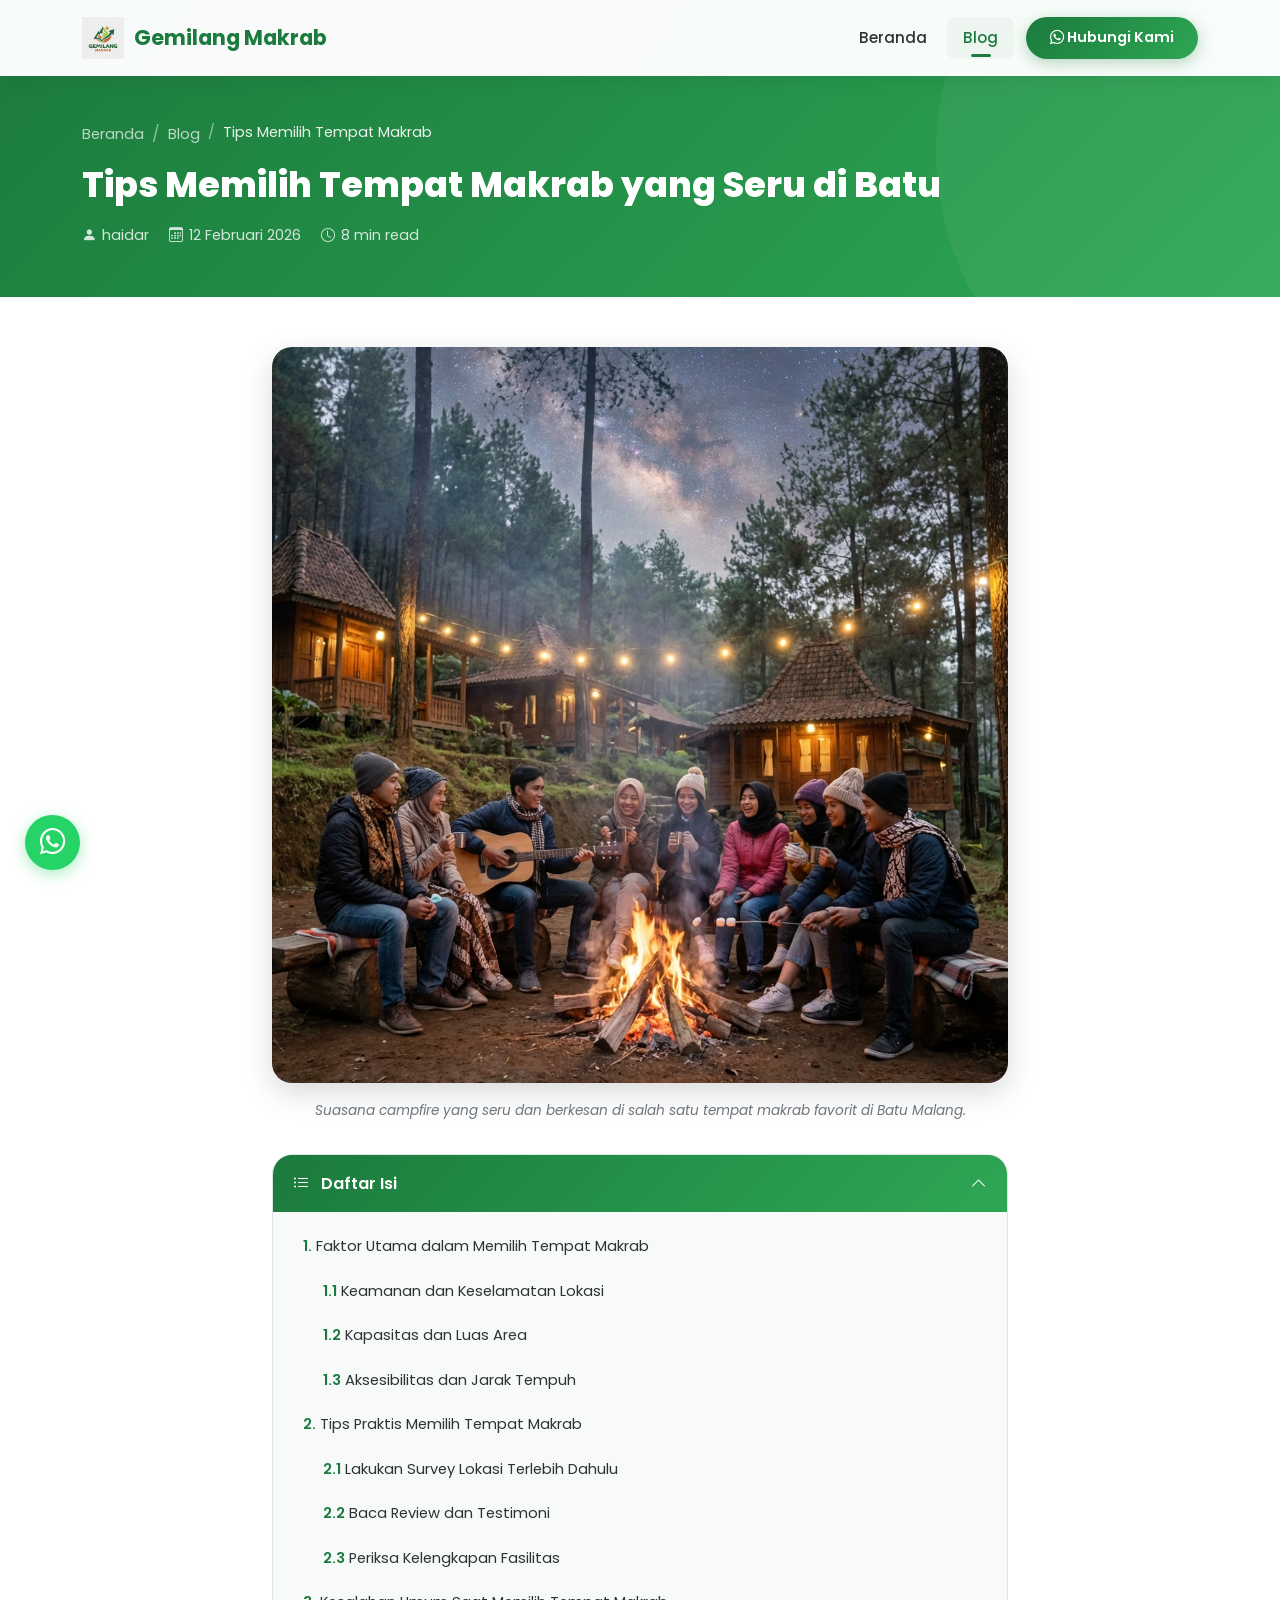
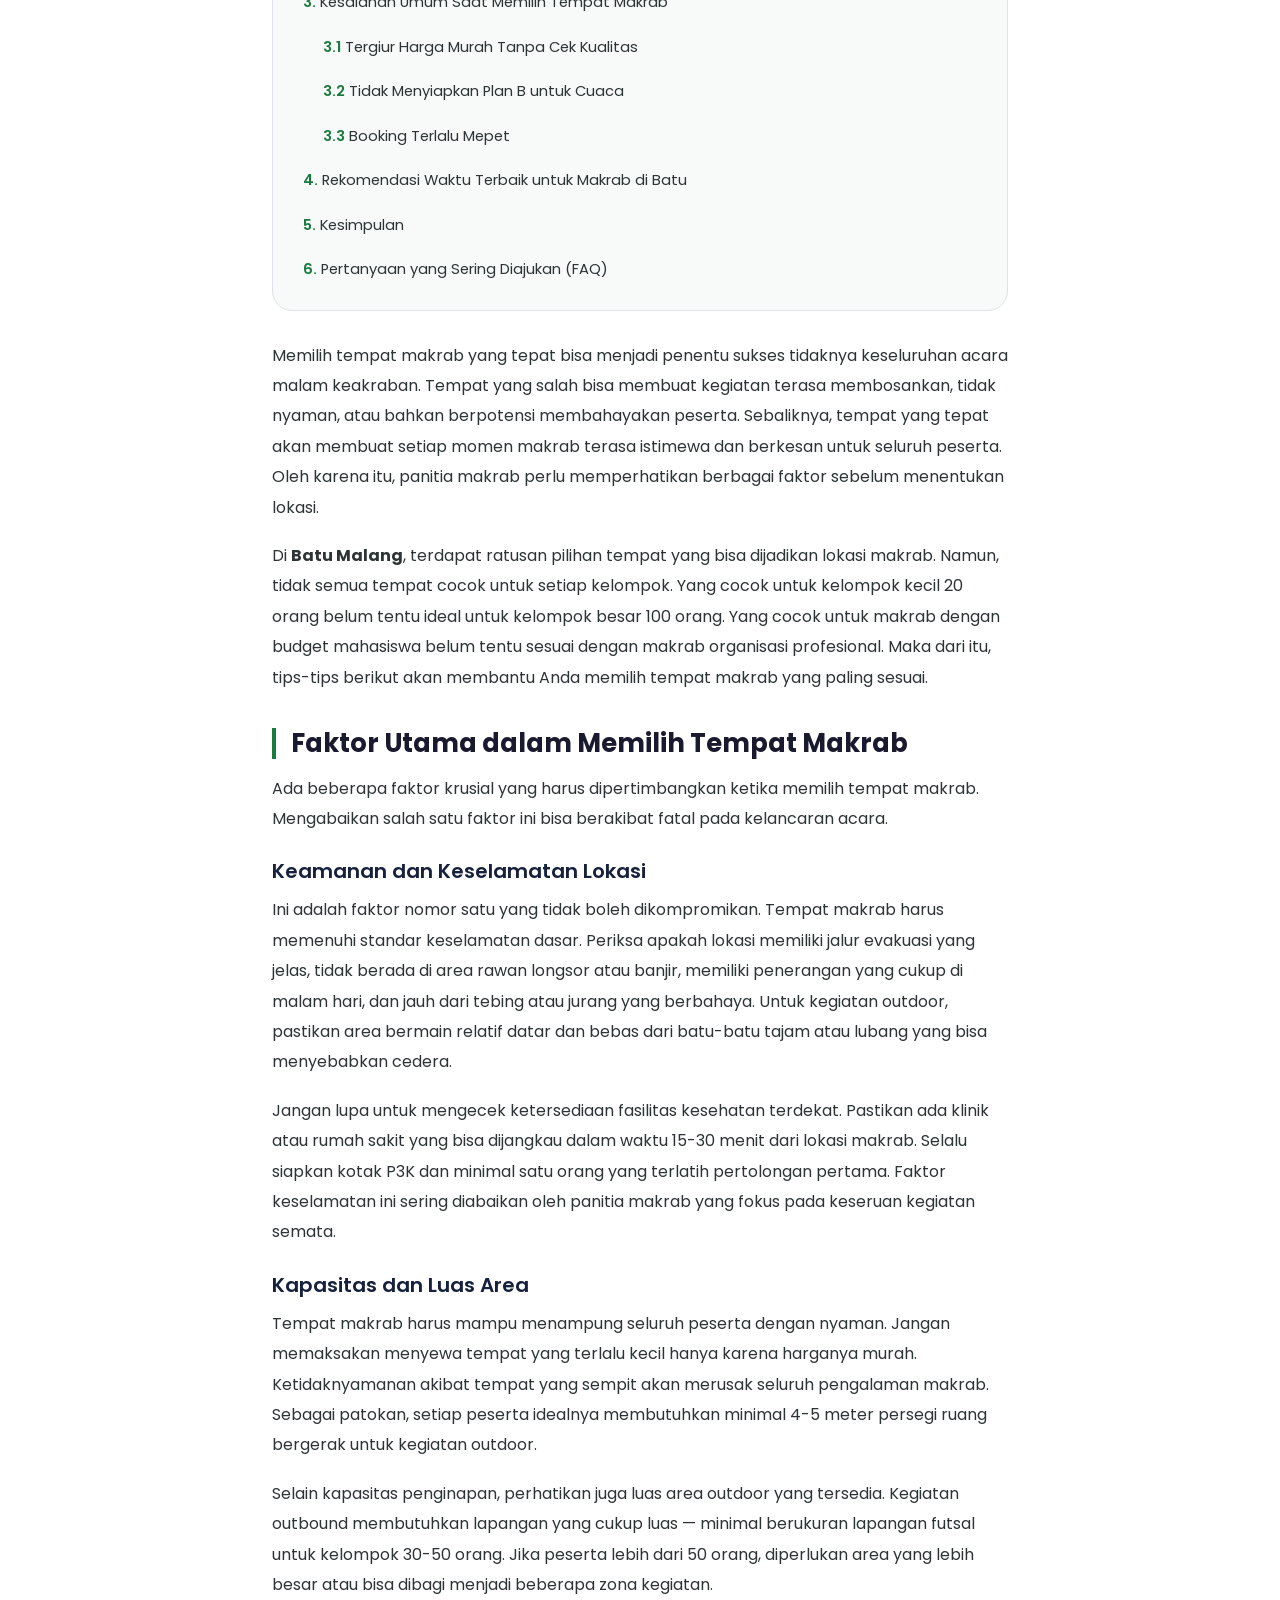
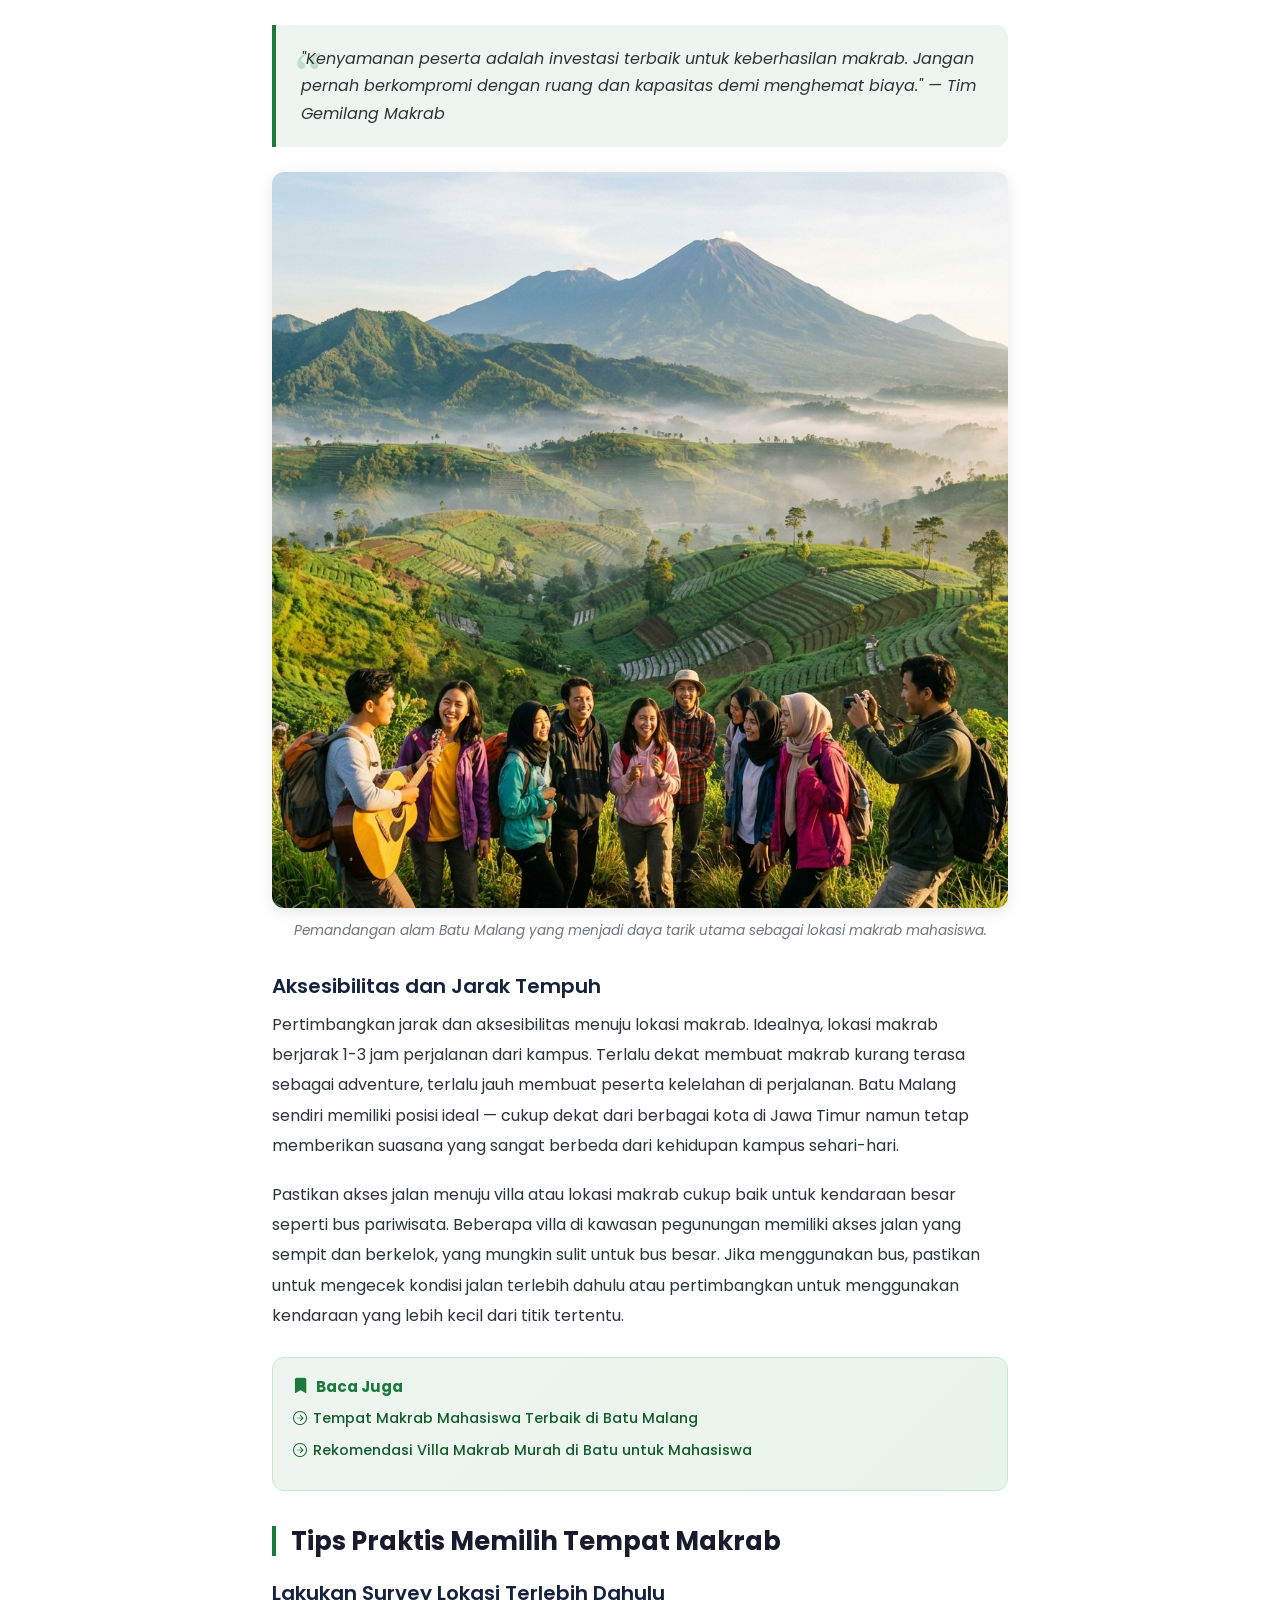
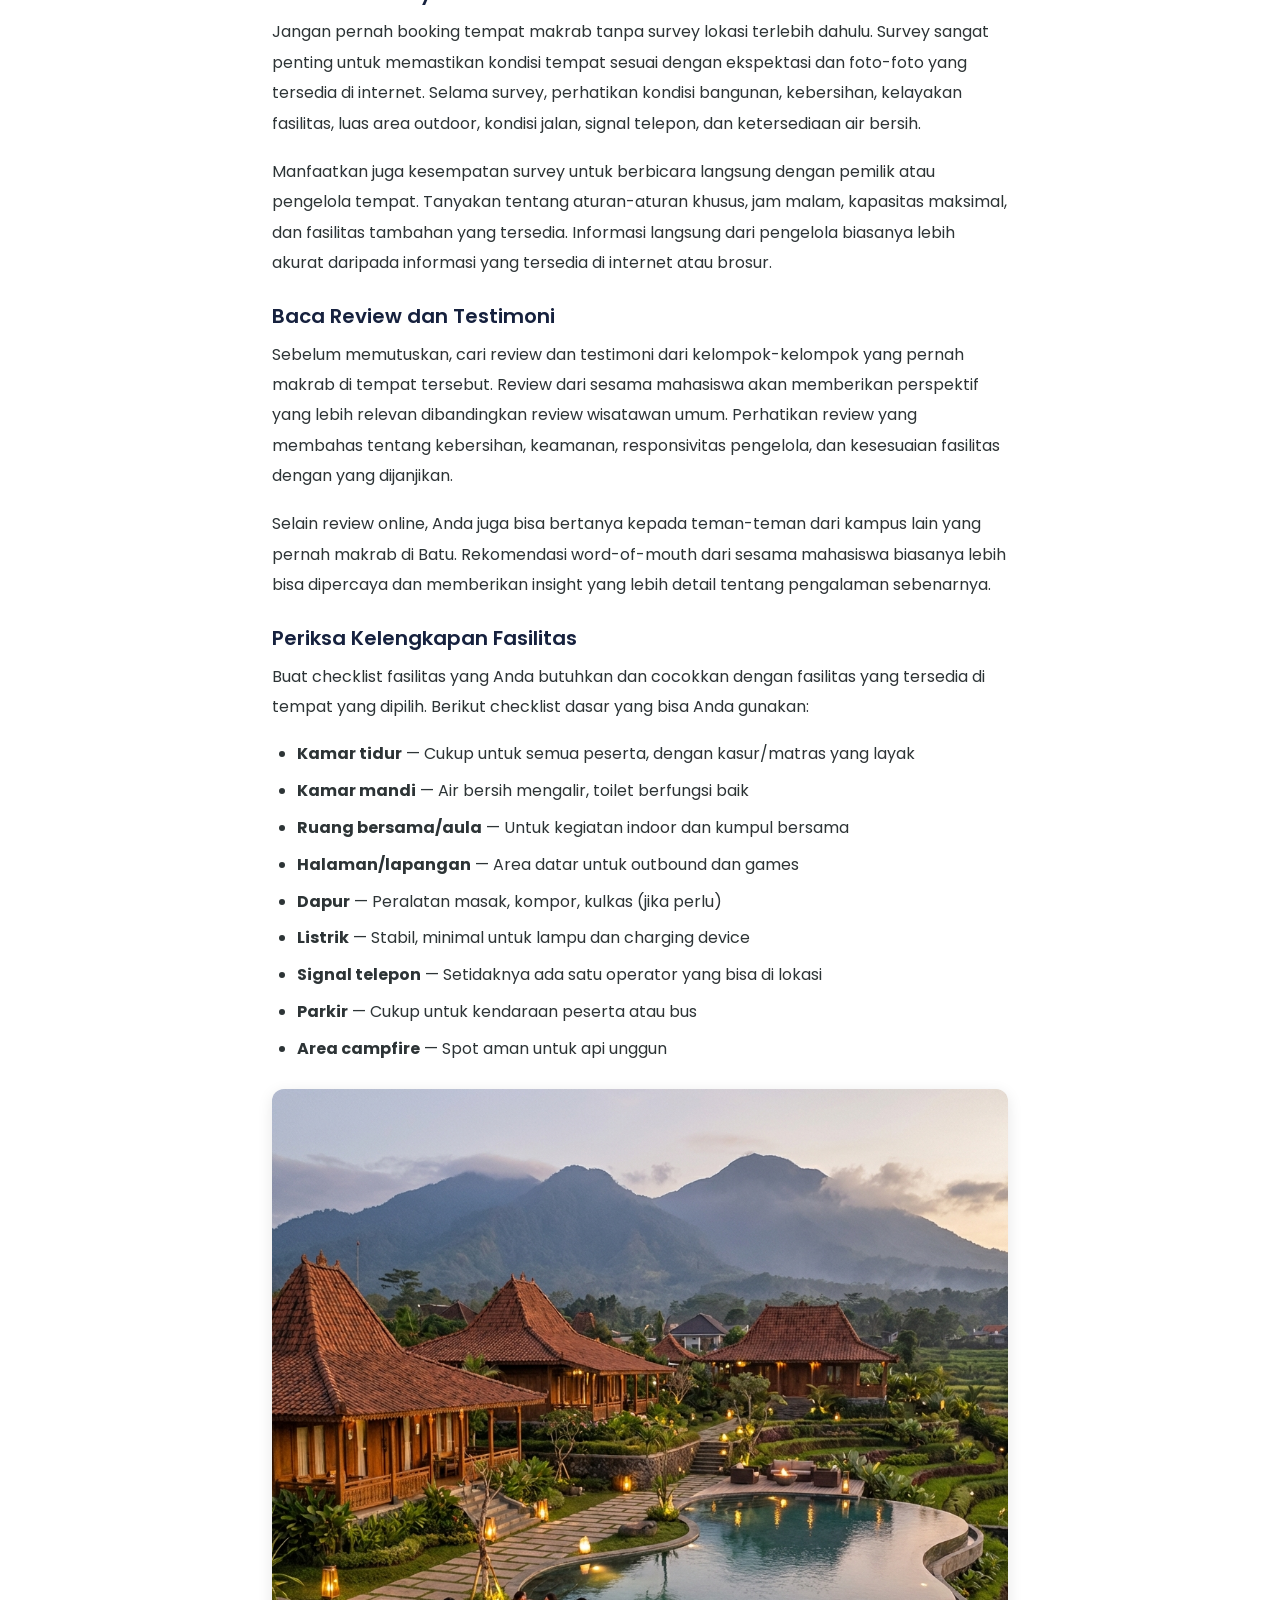
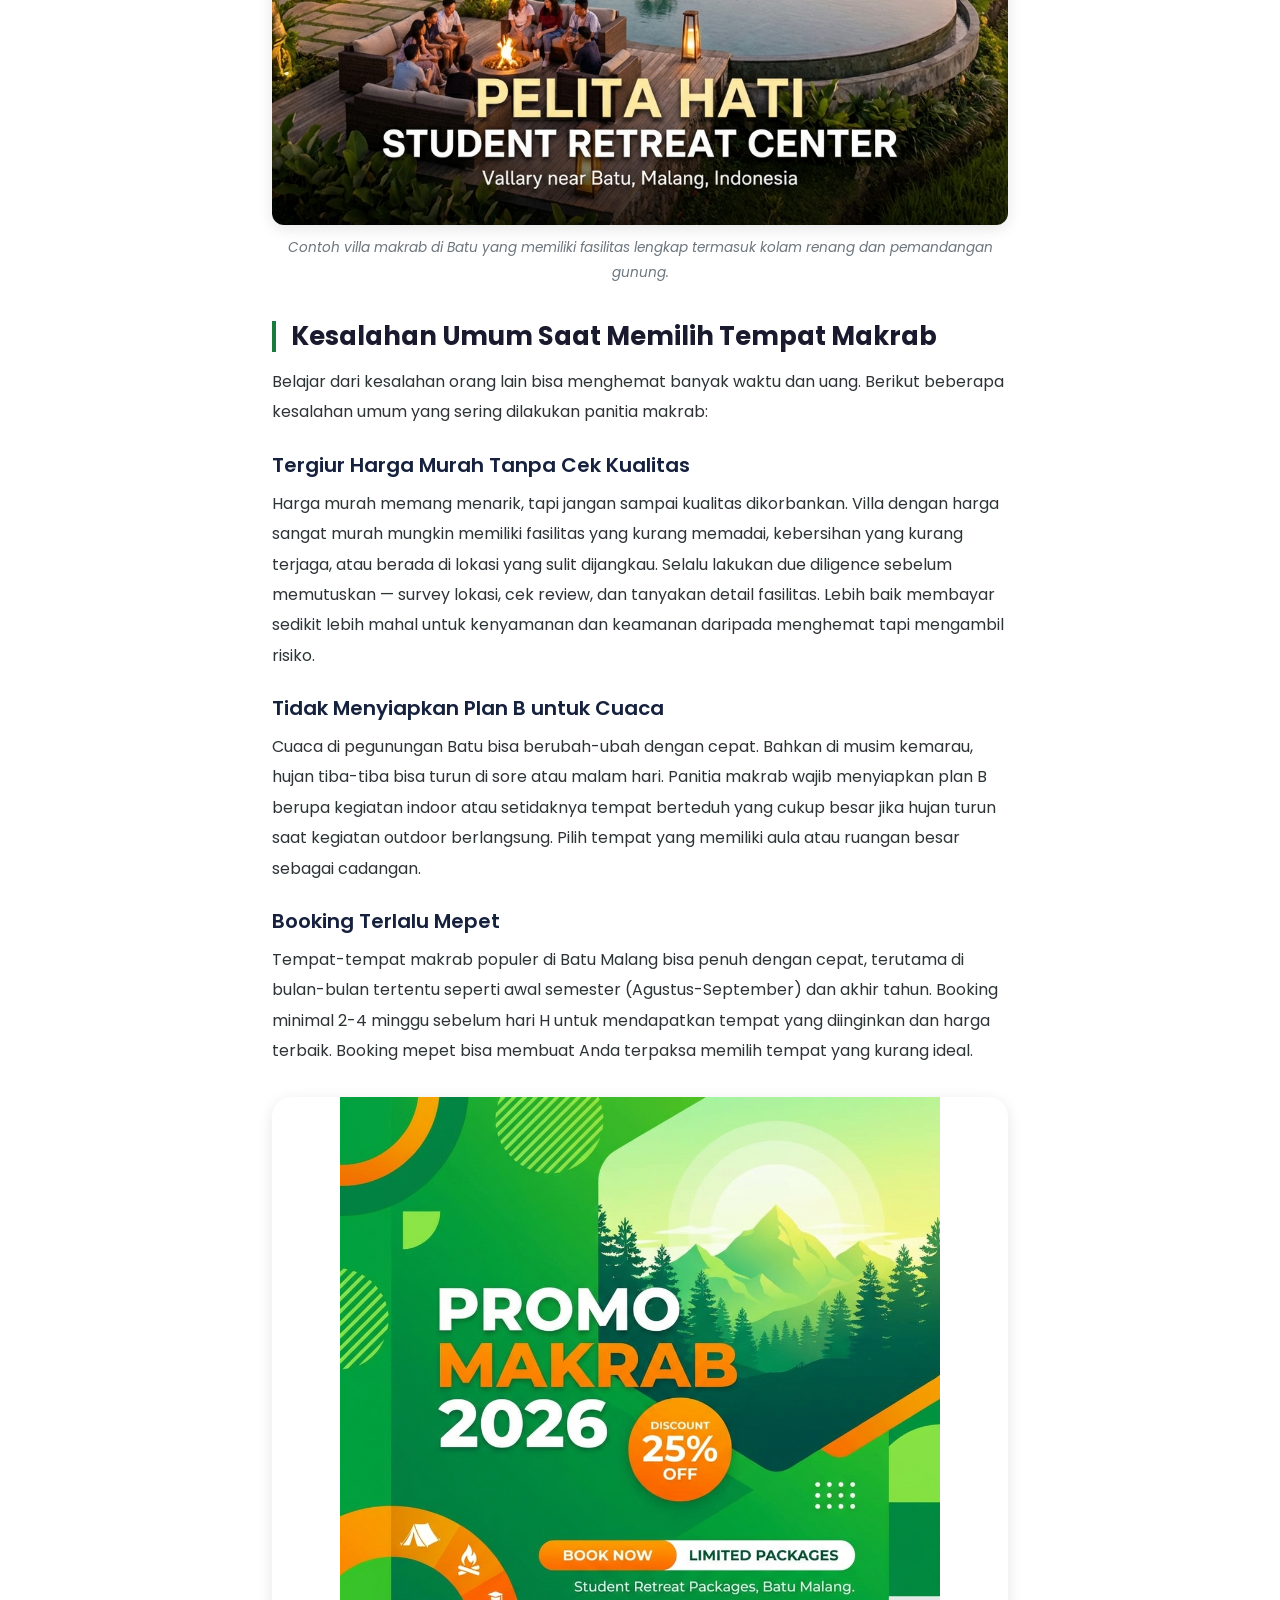
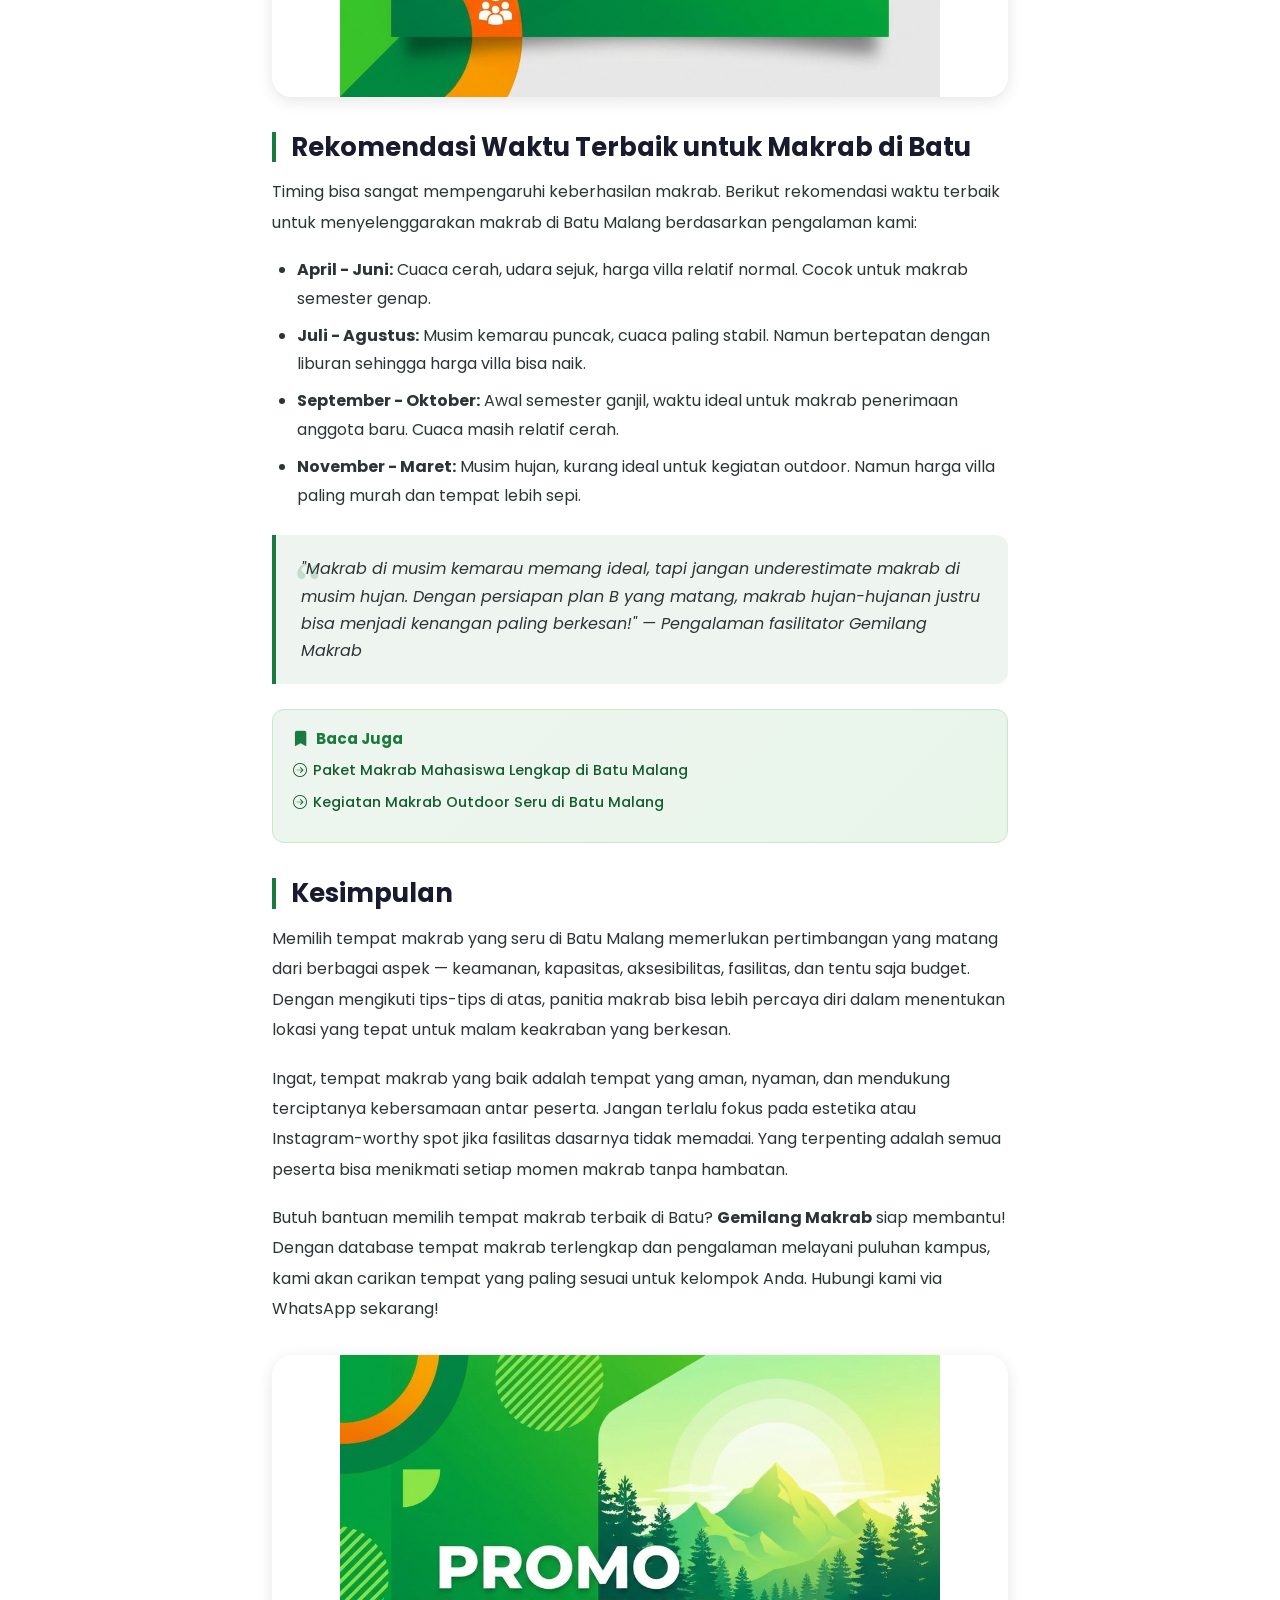
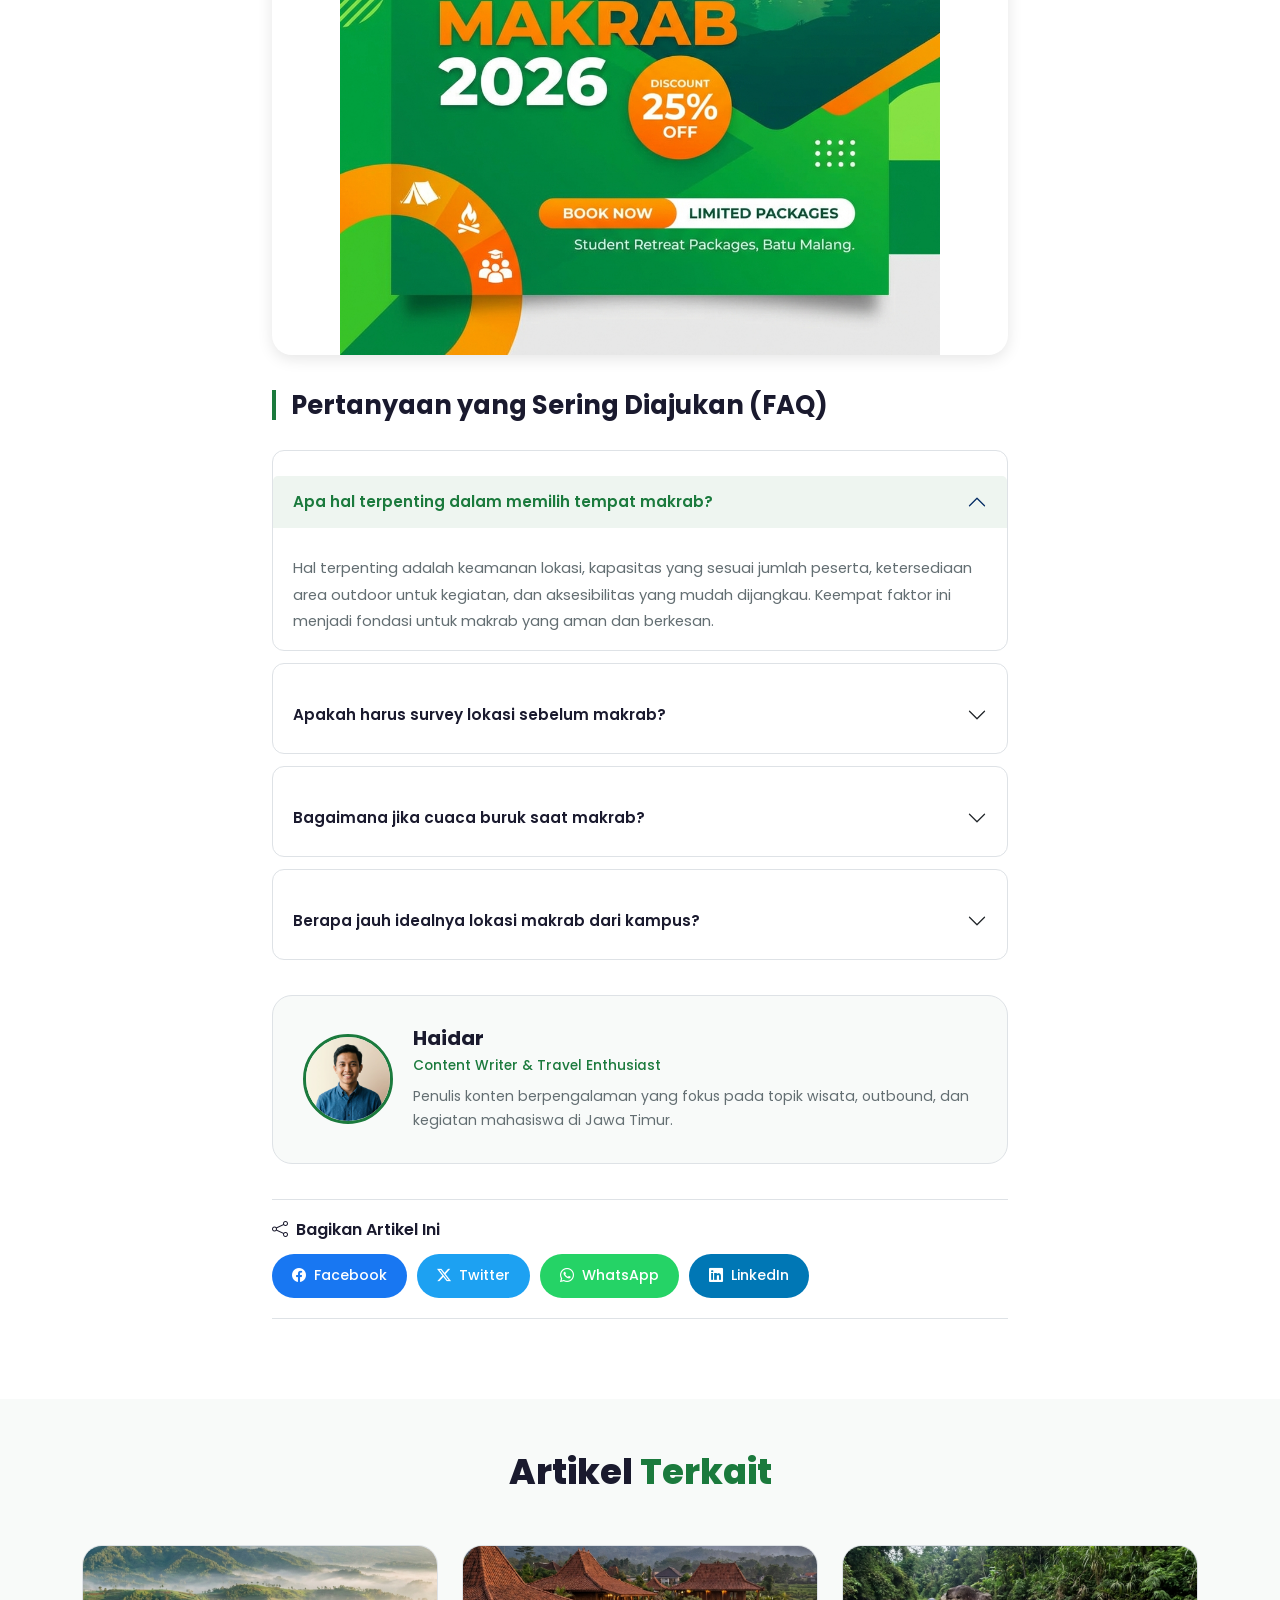
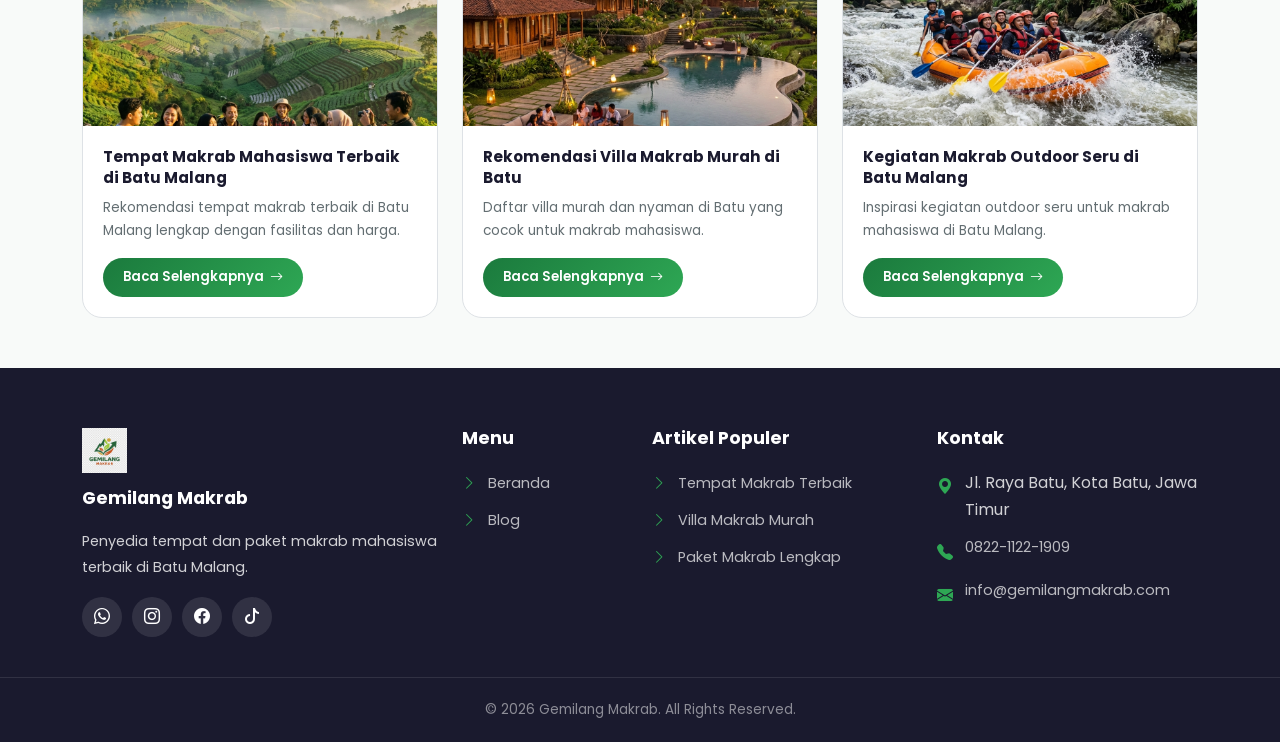
<file: tips-memilih-tempat-makrab-yang-seru-di-batu.html>
<!DOCTYPE html>
<html lang="id">

<head>
    <meta charset="UTF-8">
    <meta name="viewport" content="width=device-width, initial-scale=1.0">
    <meta http-equiv="X-UA-Compatible" content="IE=edge">
    <title>Tips Memilih Tempat Makrab yang Seru di Batu 2026 | Gemilang Makrab</title>
    <meta name="description"
        content="Panduan lengkap tips dan trik memilih tempat makrab yang seru untuk mahasiswa di Batu Malang. Jangan sampai salah pilih tempat makrab!">
    <meta name="keywords"
        content="tips memilih tempat makrab, tips makrab seru, cara pilih tempat makrab batu, panduan makrab mahasiswa, tempat makrab ideal batu malang">
    <meta name="author" content="haidar">
    <meta name="robots" content="index, follow, max-snippet:-1, max-image-preview:large">
    <link rel="canonical" href="https://gemilangmakrab.com/tips-memilih-tempat-makrab-yang-seru-di-batu.html">
    <meta property="og:type" content="article">
    <meta property="og:title" content="Tips Memilih Tempat Makrab yang Seru di Batu">
    <meta property="og:description" content="Panduan tips memilih tempat makrab seru untuk mahasiswa di Batu Malang.">
    <meta property="og:image" content="https://gemilangmakrab.com/images/campfire.png">
    <meta property="og:url" content="https://gemilangmakrab.com/tips-memilih-tempat-makrab-yang-seru-di-batu.html">
    <meta property="article:published_time" content="2026-02-12T08:00:00+07:00">
    <meta property="article:author" content="haidar">
    <meta name="twitter:card" content="summary_large_image">
    <meta name="twitter:title" content="Tips Memilih Tempat Makrab yang Seru di Batu">
    <meta name="twitter:image" content="https://gemilangmakrab.com/images/campfire.png">
    <link rel="icon" type="image/png" href="images/logo.png">
    <link rel="apple-touch-icon" href="images/logo.png">
    <link href="https://cdn.jsdelivr.net/npm/bootstrap@5.3.2/dist/css/bootstrap.min.css" rel="stylesheet">
    <link href="https://cdn.jsdelivr.net/npm/bootstrap-icons@1.11.2/font/bootstrap-icons.min.css" rel="stylesheet">
    <link href="css/style.css" rel="stylesheet">
    <script type="application/ld+json">
    {"@context":"https://schema.org","@type":"Article","headline":"Tips Memilih Tempat Makrab yang Seru di Batu","description":"Panduan lengkap tips memilih tempat makrab seru di Batu Malang.","image":"https://gemilangmakrab.com/images/campfire.png","datePublished":"2026-02-12T08:00:00+07:00","dateModified":"2026-02-23T08:00:00+07:00","author":{"@type":"Person","name":"haidar"},"publisher":{"@type":"Organization","name":"Gemilang Makrab","logo":{"@type":"ImageObject","url":"https://gemilangmakrab.com/images/logo.png"}},"mainEntityOfPage":{"@type":"WebPage","@id":"https://gemilangmakrab.com/tips-memilih-tempat-makrab-yang-seru-di-batu.html"}}
    </script>
    <script type="application/ld+json">
    {"@context":"https://schema.org","@type":"FAQPage","mainEntity":[{"@type":"Question","name":"Apa hal terpenting dalam memilih tempat makrab?","acceptedAnswer":{"@type":"Answer","text":"Hal terpenting adalah keamanan lokasi, kapasitas yang sesuai jumlah peserta, ketersediaan area outdoor untuk kegiatan, dan aksesibilitas yang mudah dijangkau."}},{"@type":"Question","name":"Apakah harus survey lokasi sebelum makrab?","acceptedAnswer":{"@type":"Answer","text":"Sangat disarankan untuk survey lokasi minimal 1-2 minggu sebelum hari H. Survey membantu memastikan kondisi tempat sesuai ekspektasi dan mengidentifikasi potensi masalah."}},{"@type":"Question","name":"Bagaimana jika cuaca buruk saat makrab?","acceptedAnswer":{"@type":"Answer","text":"Selalu siapkan plan B berupa kegiatan indoor. Pilih tempat yang memiliki aula atau ruangan besar sebagai cadangan jika hujan."}},{"@type":"Question","name":"Berapa jauh idealnya lokasi makrab dari kampus?","acceptedAnswer":{"@type":"Answer","text":"Idealnya 1-3 jam perjalanan dari kampus agar peserta tidak terlalu lelah di perjalanan namun tetap terasa seperti berpetualang ke tempat baru."}}]}
    </script>
</head>

<body>
    <nav class="navbar navbar-expand-lg navbar-custom fixed-top" id="mainNavbar">
        <div class="container">
            <a class="navbar-brand" href="index.html"><img src="images/logo.png" alt="Gemilang Makrab Logo" width="42"
                    height="42"> Gemilang Makrab</a>
            <button class="navbar-toggler" type="button" data-bs-toggle="collapse" data-bs-target="#navbarNav"><i
                    class="bi bi-list"></i></button>
            <div class="collapse navbar-collapse" id="navbarNav">
                <ul class="navbar-nav ms-auto align-items-lg-center gap-1">
                    <li class="nav-item"><a class="nav-link" href="index.html">Beranda</a></li>
                    <li class="nav-item"><a class="nav-link active" href="blog.html">Blog</a></li>
                    <li class="nav-item ms-lg-2"><a class="btn btn-nav-cta"
                            href="https://wa.me/6282211221909?text=Halo%20Gemilang%20Makrab" target="_blank"
                            rel="noopener"><i class="bi bi-whatsapp"></i> Hubungi Kami</a></li>
                </ul>
            </div>
        </div>
    </nav>

    <section class="article-hero">
        <div class="container position-relative" style="z-index:2;">
            <nav aria-label="breadcrumb">
                <ol class="breadcrumb breadcrumb-custom">
                    <li class="breadcrumb-item"><a href="index.html">Beranda</a></li>
                    <li class="breadcrumb-item"><a href="blog.html">Blog</a></li>
                    <li class="breadcrumb-item active">Tips Memilih Tempat Makrab</li>
                </ol>
            </nav>
            <h1>Tips Memilih Tempat Makrab yang Seru di Batu</h1>
            <div class="article-meta">
                <span><i class="bi bi-person-fill"></i> haidar</span>
                <span><i class="bi bi-calendar3"></i> 12 Februari 2026</span>
                <span><i class="bi bi-clock"></i> 8 min read</span>
            </div>
        </div>
    </section>

    <section class="article-content">
        <div class="container">
            <div class="row justify-content-center">
                <div class="col-lg-8">

                    <div class="main-image"><img src="images/campfire.png"
                            alt="Suasana campfire makrab mahasiswa di Batu Malang sebagai contoh tempat makrab yang seru"
                            width="800" height="450"></div>
                    <p class="img-caption">Suasana campfire yang seru dan berkesan di salah satu tempat makrab favorit
                        di Batu Malang.</p>

                    <div class="toc-wrapper" id="tocWrapper">
                        <div class="toc-header" id="tocHeader"><span><i class="bi bi-list-ul me-2"></i> Daftar
                                Isi</span><i class="bi bi-chevron-up"></i></div>
                        <div class="toc-body" id="tocBody"></div>
                    </div>

                    <p>Memilih tempat makrab yang tepat bisa menjadi penentu sukses tidaknya keseluruhan acara malam
                        keakraban. Tempat yang salah bisa membuat kegiatan terasa membosankan, tidak nyaman, atau bahkan
                        berpotensi membahayakan peserta. Sebaliknya, tempat yang tepat akan membuat setiap momen makrab
                        terasa istimewa dan berkesan untuk seluruh peserta. Oleh karena itu, panitia makrab perlu
                        memperhatikan berbagai faktor sebelum menentukan lokasi.</p>

                    <p>Di <strong>Batu Malang</strong>, terdapat ratusan pilihan tempat yang bisa dijadikan lokasi
                        makrab. Namun, tidak semua tempat cocok untuk setiap kelompok. Yang cocok untuk kelompok kecil
                        20 orang belum tentu ideal untuk kelompok besar 100 orang. Yang cocok untuk makrab dengan budget
                        mahasiswa belum tentu sesuai dengan makrab organisasi profesional. Maka dari itu, tips-tips
                        berikut akan membantu Anda memilih tempat makrab yang paling sesuai.</p>

                    <h2 id="faktor-utama">Faktor Utama dalam Memilih Tempat Makrab</h2>

                    <p>Ada beberapa faktor krusial yang harus dipertimbangkan ketika memilih tempat makrab. Mengabaikan
                        salah satu faktor ini bisa berakibat fatal pada kelancaran acara.</p>

                    <h3 id="keamanan-lokasi">Keamanan dan Keselamatan Lokasi</h3>
                    <p>Ini adalah faktor nomor satu yang tidak boleh dikompromikan. Tempat makrab harus memenuhi standar
                        keselamatan dasar. Periksa apakah lokasi memiliki jalur evakuasi yang jelas, tidak berada di
                        area rawan longsor atau banjir, memiliki penerangan yang cukup di malam hari, dan jauh dari
                        tebing atau jurang yang berbahaya. Untuk kegiatan outdoor, pastikan area bermain relatif datar
                        dan bebas dari batu-batu tajam atau lubang yang bisa menyebabkan cedera.</p>

                    <p>Jangan lupa untuk mengecek ketersediaan fasilitas kesehatan terdekat. Pastikan ada klinik atau
                        rumah sakit yang bisa dijangkau dalam waktu 15-30 menit dari lokasi makrab. Selalu siapkan kotak
                        P3K dan minimal satu orang yang terlatih pertolongan pertama. Faktor keselamatan ini sering
                        diabaikan oleh panitia makrab yang fokus pada keseruan kegiatan semata.</p>

                    <h3 id="kapasitas-area">Kapasitas dan Luas Area</h3>
                    <p>Tempat makrab harus mampu menampung seluruh peserta dengan nyaman. Jangan memaksakan menyewa
                        tempat yang terlalu kecil hanya karena harganya murah. Ketidaknyamanan akibat tempat yang sempit
                        akan merusak seluruh pengalaman makrab. Sebagai patokan, setiap peserta idealnya membutuhkan
                        minimal 4-5 meter persegi ruang bergerak untuk kegiatan outdoor.</p>

                    <p>Selain kapasitas penginapan, perhatikan juga luas area outdoor yang tersedia. Kegiatan outbound
                        membutuhkan lapangan yang cukup luas — minimal berukuran lapangan futsal untuk kelompok 30-50
                        orang. Jika peserta lebih dari 50 orang, diperlukan area yang lebih besar atau bisa dibagi
                        menjadi beberapa zona kegiatan.</p>

                    <blockquote>
                        "Kenyamanan peserta adalah investasi terbaik untuk keberhasilan makrab. Jangan pernah
                        berkompromi dengan ruang dan kapasitas demi menghemat biaya." — Tim Gemilang Makrab
                    </blockquote>

                    <div class="support-image"><img src="images/hero.png"
                            alt="Pemandangan alam Batu Malang yang indah dengan gunung sebagai latar belakang tempat makrab ideal"
                            loading="lazy" width="800" height="450"></div>
                    <p class="img-caption">Pemandangan alam Batu Malang yang menjadi daya tarik utama sebagai lokasi
                        makrab mahasiswa.</p>

                    <h3 id="aksesibilitas">Aksesibilitas dan Jarak Tempuh</h3>
                    <p>Pertimbangkan jarak dan aksesibilitas menuju lokasi makrab. Idealnya, lokasi makrab berjarak 1-3
                        jam perjalanan dari kampus. Terlalu dekat membuat makrab kurang terasa sebagai adventure,
                        terlalu jauh membuat peserta kelelahan di perjalanan. Batu Malang sendiri memiliki posisi ideal
                        — cukup dekat dari berbagai kota di Jawa Timur namun tetap memberikan suasana yang sangat
                        berbeda dari kehidupan kampus sehari-hari.</p>

                    <p>Pastikan akses jalan menuju villa atau lokasi makrab cukup baik untuk kendaraan besar seperti bus
                        pariwisata. Beberapa villa di kawasan pegunungan memiliki akses jalan yang sempit dan berkelok,
                        yang mungkin sulit untuk bus besar. Jika menggunakan bus, pastikan untuk mengecek kondisi jalan
                        terlebih dahulu atau pertimbangkan untuk menggunakan kendaraan yang lebih kecil dari titik
                        tertentu.</p>

                    <div class="baca-juga">
                        <h5><i class="bi bi-bookmark-fill"></i> Baca Juga</h5>
                        <ul>
                            <li><a href="tempat-makrab-mahasiswa-terbaik-di-batu-malang.html"><i
                                        class="bi bi-arrow-right-circle"></i> Tempat Makrab Mahasiswa Terbaik di Batu
                                    Malang</a></li>
                            <li><a href="rekomendasi-villa-makrab-murah-di-batu.html"><i
                                        class="bi bi-arrow-right-circle"></i> Rekomendasi Villa Makrab Murah di Batu
                                    untuk Mahasiswa</a></li>
                        </ul>
                    </div>

                    <h2 id="tips-praktis">Tips Praktis Memilih Tempat Makrab</h2>

                    <h3 id="survey-lokasi">Lakukan Survey Lokasi Terlebih Dahulu</h3>
                    <p>Jangan pernah booking tempat makrab tanpa survey lokasi terlebih dahulu. Survey sangat penting
                        untuk memastikan kondisi tempat sesuai dengan ekspektasi dan foto-foto yang tersedia di
                        internet. Selama survey, perhatikan kondisi bangunan, kebersihan, kelayakan fasilitas, luas area
                        outdoor, kondisi jalan, signal telepon, dan ketersediaan air bersih.</p>

                    <p>Manfaatkan juga kesempatan survey untuk berbicara langsung dengan pemilik atau pengelola tempat.
                        Tanyakan tentang aturan-aturan khusus, jam malam, kapasitas maksimal, dan fasilitas tambahan
                        yang tersedia. Informasi langsung dari pengelola biasanya lebih akurat daripada informasi yang
                        tersedia di internet atau brosur.</p>

                    <h3 id="baca-review">Baca Review dan Testimoni</h3>
                    <p>Sebelum memutuskan, cari review dan testimoni dari kelompok-kelompok yang pernah makrab di tempat
                        tersebut. Review dari sesama mahasiswa akan memberikan perspektif yang lebih relevan
                        dibandingkan review wisatawan umum. Perhatikan review yang membahas tentang kebersihan,
                        keamanan, responsivitas pengelola, dan kesesuaian fasilitas dengan yang dijanjikan.</p>

                    <p>Selain review online, Anda juga bisa bertanya kepada teman-teman dari kampus lain yang pernah
                        makrab di Batu. Rekomendasi word-of-mouth dari sesama mahasiswa biasanya lebih bisa dipercaya
                        dan memberikan insight yang lebih detail tentang pengalaman sebenarnya.</p>

                    <h3 id="periksa-fasilitas">Periksa Kelengkapan Fasilitas</h3>
                    <p>Buat checklist fasilitas yang Anda butuhkan dan cocokkan dengan fasilitas yang tersedia di tempat
                        yang dipilih. Berikut checklist dasar yang bisa Anda gunakan:</p>

                    <ul>
                        <li><strong>Kamar tidur</strong> — Cukup untuk semua peserta, dengan kasur/matras yang layak
                        </li>
                        <li><strong>Kamar mandi</strong> — Air bersih mengalir, toilet berfungsi baik</li>
                        <li><strong>Ruang bersama/aula</strong> — Untuk kegiatan indoor dan kumpul bersama</li>
                        <li><strong>Halaman/lapangan</strong> — Area datar untuk outbound dan games</li>
                        <li><strong>Dapur</strong> — Peralatan masak, kompor, kulkas (jika perlu)</li>
                        <li><strong>Listrik</strong> — Stabil, minimal untuk lampu dan charging device</li>
                        <li><strong>Signal telepon</strong> — Setidaknya ada satu operator yang bisa di lokasi</li>
                        <li><strong>Parkir</strong> — Cukup untuk kendaraan peserta atau bus</li>
                        <li><strong>Area campfire</strong> — Spot aman untuk api unggun</li>
                    </ul>

                    <div class="support-image"><img src="images/villa-makrab.png"
                            alt="Villa makrab di Batu dengan fasilitas lengkap kolam renang dan pemandangan"
                            loading="lazy" width="800" height="450"></div>
                    <p class="img-caption">Contoh villa makrab di Batu yang memiliki fasilitas lengkap termasuk kolam
                        renang dan pemandangan gunung.</p>

                    <h2 id="kesalahan-umum">Kesalahan Umum Saat Memilih Tempat Makrab</h2>

                    <p>Belajar dari kesalahan orang lain bisa menghemat banyak waktu dan uang. Berikut beberapa
                        kesalahan umum yang sering dilakukan panitia makrab:</p>

                    <h3 id="tergiur-harga">Tergiur Harga Murah Tanpa Cek Kualitas</h3>
                    <p>Harga murah memang menarik, tapi jangan sampai kualitas dikorbankan. Villa dengan harga sangat
                        murah mungkin memiliki fasilitas yang kurang memadai, kebersihan yang kurang terjaga, atau
                        berada di lokasi yang sulit dijangkau. Selalu lakukan due diligence sebelum memutuskan — survey
                        lokasi, cek review, dan tanyakan detail fasilitas. Lebih baik membayar sedikit lebih mahal untuk
                        kenyamanan dan keamanan daripada menghemat tapi mengambil risiko.</p>

                    <h3 id="tidak-plan-b">Tidak Menyiapkan Plan B untuk Cuaca</h3>
                    <p>Cuaca di pegunungan Batu bisa berubah-ubah dengan cepat. Bahkan di musim kemarau, hujan tiba-tiba
                        bisa turun di sore atau malam hari. Panitia makrab wajib menyiapkan plan B berupa kegiatan
                        indoor atau setidaknya tempat berteduh yang cukup besar jika hujan turun saat kegiatan outdoor
                        berlangsung. Pilih tempat yang memiliki aula atau ruangan besar sebagai cadangan.</p>

                    <h3 id="booking-mepet">Booking Terlalu Mepet</h3>
                    <p>Tempat-tempat makrab populer di Batu Malang bisa penuh dengan cepat, terutama di bulan-bulan
                        tertentu seperti awal semester (Agustus-September) dan akhir tahun. Booking minimal 2-4 minggu
                        sebelum hari H untuk mendapatkan tempat yang diinginkan dan harga terbaik. Booking mepet bisa
                        membuat Anda terpaksa memilih tempat yang kurang ideal.</p>

                    <div class="promo-image"><img src="images/promo-banner.png"
                            alt="Promo paket makrab mahasiswa 2026 di Batu Malang" loading="lazy" width="600"
                            height="600"></div>

                    <h2 id="rekomendasi-waktu">Rekomendasi Waktu Terbaik untuk Makrab di Batu</h2>

                    <p>Timing bisa sangat mempengaruhi keberhasilan makrab. Berikut rekomendasi waktu terbaik untuk
                        menyelenggarakan makrab di Batu Malang berdasarkan pengalaman kami:</p>

                    <ul>
                        <li><strong>April - Juni:</strong> Cuaca cerah, udara sejuk, harga villa relatif normal. Cocok
                            untuk makrab semester genap.</li>
                        <li><strong>Juli - Agustus:</strong> Musim kemarau puncak, cuaca paling stabil. Namun bertepatan
                            dengan liburan sehingga harga villa bisa naik.</li>
                        <li><strong>September - Oktober:</strong> Awal semester ganjil, waktu ideal untuk makrab
                            penerimaan anggota baru. Cuaca masih relatif cerah.</li>
                        <li><strong>November - Maret:</strong> Musim hujan, kurang ideal untuk kegiatan outdoor. Namun
                            harga villa paling murah dan tempat lebih sepi.</li>
                    </ul>

                    <blockquote>
                        "Makrab di musim kemarau memang ideal, tapi jangan underestimate makrab di musim hujan. Dengan
                        persiapan plan B yang matang, makrab hujan-hujanan justru bisa menjadi kenangan paling
                        berkesan!" — Pengalaman fasilitator Gemilang Makrab
                    </blockquote>

                    <div class="baca-juga">
                        <h5><i class="bi bi-bookmark-fill"></i> Baca Juga</h5>
                        <ul>
                            <li><a href="paket-makrab-mahasiswa-lengkap-di-batu-malang.html"><i
                                        class="bi bi-arrow-right-circle"></i> Paket Makrab Mahasiswa Lengkap di Batu
                                    Malang</a></li>
                            <li><a href="kegiatan-makrab-outdoor-di-batu-malang.html"><i
                                        class="bi bi-arrow-right-circle"></i> Kegiatan Makrab Outdoor Seru di Batu
                                    Malang</a></li>
                        </ul>
                    </div>

                    <h2 id="kesimpulan">Kesimpulan</h2>

                    <p>Memilih tempat makrab yang seru di Batu Malang memerlukan pertimbangan yang matang dari berbagai
                        aspek — keamanan, kapasitas, aksesibilitas, fasilitas, dan tentu saja budget. Dengan mengikuti
                        tips-tips di atas, panitia makrab bisa lebih percaya diri dalam menentukan lokasi yang tepat
                        untuk malam keakraban yang berkesan.</p>

                    <p>Ingat, tempat makrab yang baik adalah tempat yang aman, nyaman, dan mendukung terciptanya
                        kebersamaan antar peserta. Jangan terlalu fokus pada estetika atau Instagram-worthy spot jika
                        fasilitas dasarnya tidak memadai. Yang terpenting adalah semua peserta bisa menikmati setiap
                        momen makrab tanpa hambatan.</p>

                    <p>Butuh bantuan memilih tempat makrab terbaik di Batu? <strong>Gemilang Makrab</strong> siap
                        membantu! Dengan database tempat makrab terlengkap dan pengalaman melayani puluhan kampus, kami
                        akan carikan tempat yang paling sesuai untuk kelompok Anda. Hubungi kami via WhatsApp sekarang!
                    </p>

                    <div class="promo-image"><img src="images/promo-banner.png"
                            alt="Hubungi Gemilang Makrab untuk konsultasi gratis tempat makrab" loading="lazy"
                            width="600" height="600"></div>

                    <h2 id="faq">Pertanyaan yang Sering Diajukan (FAQ)</h2>
                    <div class="faq-section">
                        <div class="accordion" id="faqAccordion">
                            <div class="accordion-item">
                                <h3 class="accordion-header"><button class="accordion-button" type="button"
                                        data-bs-toggle="collapse" data-bs-target="#faq1">Apa hal terpenting dalam
                                        memilih tempat makrab?</button></h3>
                                <div id="faq1" class="accordion-collapse collapse show" data-bs-parent="#faqAccordion">
                                    <div class="accordion-body">Hal terpenting adalah keamanan lokasi, kapasitas yang
                                        sesuai jumlah peserta, ketersediaan area outdoor untuk kegiatan, dan
                                        aksesibilitas yang mudah dijangkau. Keempat faktor ini menjadi fondasi untuk
                                        makrab yang aman dan berkesan.</div>
                                </div>
                            </div>
                            <div class="accordion-item">
                                <h3 class="accordion-header"><button class="accordion-button collapsed" type="button"
                                        data-bs-toggle="collapse" data-bs-target="#faq2">Apakah harus survey lokasi
                                        sebelum makrab?</button></h3>
                                <div id="faq2" class="accordion-collapse collapse" data-bs-parent="#faqAccordion">
                                    <div class="accordion-body">Sangat disarankan! Survey lokasi minimal 1-2 minggu
                                        sebelum hari H membantu memastikan kondisi tempat sesuai ekspektasi,
                                        mengidentifikasi potensi masalah, dan mempersiapkan layout kegiatan.</div>
                                </div>
                            </div>
                            <div class="accordion-item">
                                <h3 class="accordion-header"><button class="accordion-button collapsed" type="button"
                                        data-bs-toggle="collapse" data-bs-target="#faq3">Bagaimana jika cuaca buruk saat
                                        makrab?</button></h3>
                                <div id="faq3" class="accordion-collapse collapse" data-bs-parent="#faqAccordion">
                                    <div class="accordion-body">Selalu siapkan plan B berupa kegiatan indoor seperti
                                        games campfire di dalam ruangan, sesi sharing, atau quiz competition. Pilih
                                        tempat yang memiliki aula besar sebagai cadangan.</div>
                                </div>
                            </div>
                            <div class="accordion-item">
                                <h3 class="accordion-header"><button class="accordion-button collapsed" type="button"
                                        data-bs-toggle="collapse" data-bs-target="#faq4">Berapa jauh idealnya lokasi
                                        makrab dari kampus?</button></h3>
                                <div id="faq4" class="accordion-collapse collapse" data-bs-parent="#faqAccordion">
                                    <div class="accordion-body">Idealnya 1-3 jam perjalanan. Cukup jauh untuk memberikan
                                        sensasi adventure namun tidak terlalu jauh sehingga melelahkan peserta di
                                        perjalanan. Batu Malang ideal dari berbagai kota di Jawa Timur.</div>
                                </div>
                            </div>
                        </div>
                    </div>

                    <div class="author-box"><img src="images/author.png" alt="Foto profil penulis haidar" width="90"
                            height="90">
                        <div class="author-info">
                            <h5>Haidar</h5>
                            <div class="author-role">Content Writer & Travel Enthusiast</div>
                            <p>Penulis konten berpengalaman yang fokus pada topik wisata, outbound, dan kegiatan
                                mahasiswa di Jawa Timur.</p>
                        </div>
                    </div>

                    <div class="share-section">
                        <h5><i class="bi bi-share me-2"></i>Bagikan Artikel Ini</h5>
                        <div class="share-buttons" id="shareButtons">
                            <a href="#" class="share-btn facebook" data-platform="facebook"><i
                                    class="bi bi-facebook"></i> Facebook</a>
                            <a href="#" class="share-btn twitter" data-platform="twitter"><i
                                    class="bi bi-twitter-x"></i> Twitter</a>
                            <a href="#" class="share-btn whatsapp" data-platform="whatsapp"><i
                                    class="bi bi-whatsapp"></i> WhatsApp</a>
                            <a href="#" class="share-btn linkedin" data-platform="linkedin"><i
                                    class="bi bi-linkedin"></i> LinkedIn</a>
                        </div>
                    </div>

                </div>
            </div>
        </div>
    </section>

    <section class="related-articles">
        <div class="container">
            <div class="section-title">
                <h2>Artikel <span>Terkait</span></h2>
            </div>
            <div class="row g-4">
                <div class="col-md-6 col-lg-4">
                    <div class="related-card"><img src="images/hero.png" alt="Tempat makrab terbaik" loading="lazy"
                            width="400" height="180">
                        <div class="card-body">
                            <h5>Tempat Makrab Mahasiswa Terbaik di Batu Malang</h5>
                            <p>Rekomendasi tempat makrab terbaik di Batu Malang lengkap dengan fasilitas dan harga.</p>
                            <a href="tempat-makrab-mahasiswa-terbaik-di-batu-malang.html" class="btn-related">Baca
                                Selengkapnya <i class="bi bi-arrow-right"></i></a>
                        </div>
                    </div>
                </div>
                <div class="col-md-6 col-lg-4">
                    <div class="related-card"><img src="images/villa-makrab.png" alt="Villa makrab murah" loading="lazy"
                            width="400" height="180">
                        <div class="card-body">
                            <h5>Rekomendasi Villa Makrab Murah di Batu</h5>
                            <p>Daftar villa murah dan nyaman di Batu yang cocok untuk makrab mahasiswa.</p><a
                                href="rekomendasi-villa-makrab-murah-di-batu.html" class="btn-related">Baca Selengkapnya
                                <i class="bi bi-arrow-right"></i></a>
                        </div>
                    </div>
                </div>
                <div class="col-md-6 col-lg-4">
                    <div class="related-card"><img src="images/rafting.png" alt="Kegiatan outdoor makrab" loading="lazy"
                            width="400" height="180">
                        <div class="card-body">
                            <h5>Kegiatan Makrab Outdoor Seru di Batu Malang</h5>
                            <p>Inspirasi kegiatan outdoor seru untuk makrab mahasiswa di Batu Malang.</p><a
                                href="kegiatan-makrab-outdoor-di-batu-malang.html" class="btn-related">Baca Selengkapnya
                                <i class="bi bi-arrow-right"></i></a>
                        </div>
                    </div>
                </div>
            </div>
        </div>
    </section>

    <footer class="footer">
        <div class="container">
            <div class="row g-4">
                <div class="col-lg-4">
                    <div class="footer-brand"><img src="images/logo.png" alt="Logo" width="45" height="45"></div>
                    <h5>Gemilang Makrab</h5>
                    <p>Penyedia tempat dan paket makrab mahasiswa terbaik di Batu Malang.</p>
                    <div class="footer-social"><a href="https://wa.me/6282211221909" target="_blank" rel="noopener"
                            aria-label="WhatsApp"><i class="bi bi-whatsapp"></i></a><a href="#"
                            aria-label="Instagram"><i class="bi bi-instagram"></i></a><a href="#"
                            aria-label="Facebook"><i class="bi bi-facebook"></i></a><a href="#" aria-label="TikTok"><i
                                class="bi bi-tiktok"></i></a></div>
                </div>
                <div class="col-lg-2 col-md-4">
                    <h5>Menu</h5>
                    <ul class="footer-links">
                        <li><a href="index.html"><i class="bi bi-chevron-right"></i> Beranda</a></li>
                        <li><a href="blog.html"><i class="bi bi-chevron-right"></i> Blog</a></li>
                    </ul>
                </div>
                <div class="col-lg-3 col-md-4">
                    <h5>Artikel Populer</h5>
                    <ul class="footer-links">
                        <li><a href="tempat-makrab-mahasiswa-terbaik-di-batu-malang.html"><i
                                    class="bi bi-chevron-right"></i> Tempat Makrab Terbaik</a></li>
                        <li><a href="rekomendasi-villa-makrab-murah-di-batu.html"><i class="bi bi-chevron-right"></i>
                                Villa Makrab Murah</a></li>
                        <li><a href="paket-makrab-mahasiswa-lengkap-di-batu-malang.html"><i
                                    class="bi bi-chevron-right"></i> Paket Makrab Lengkap</a></li>
                    </ul>
                </div>
                <div class="col-lg-3 col-md-4">
                    <h5>Kontak</h5>
                    <ul class="footer-links footer-contact">
                        <li><i class="bi bi-geo-alt-fill"></i> <span>Jl. Raya Batu, Kota Batu, Jawa Timur</span></li>
                        <li><i class="bi bi-telephone-fill"></i> <a href="tel:+6282211221909">0822-1122-1909</a></li>
                        <li><i class="bi bi-envelope-fill"></i> <a
                                href="mailto:info@gemilangmakrab.com">info@gemilangmakrab.com</a></li>
                    </ul>
                </div>
            </div>
        </div>
        <div class="footer-bottom">
            <div class="container">
                <p>&copy; 2026 Gemilang Makrab. All Rights Reserved.</p>
            </div>
        </div>
    </footer>

    <div class="wa-floating"><a href="https://wa.me/6282211221909?text=Halo%20Gemilang%20Makrab" class="wa-btn"
            target="_blank" rel="noopener" aria-label="Chat WhatsApp"><i class="bi bi-whatsapp"></i></a><span
            class="wa-tooltip">Chat Kami!</span></div>
    <button class="scroll-top" id="scrollTop" aria-label="Scroll to top"><i class="bi bi-chevron-up"></i></button>

    <script src="https://cdn.jsdelivr.net/npm/bootstrap@5.3.2/dist/js/bootstrap.bundle.min.js"></script>
    <script>
        window.addEventListener('scroll', function () { document.getElementById('mainNavbar').classList.toggle('scrolled', window.scrollY > 50); document.getElementById('scrollTop').classList.toggle('active', window.scrollY > 300); });
        document.getElementById('scrollTop').addEventListener('click', () => window.scrollTo({ top: 0, behavior: 'smooth' }));
        (function () { const h = document.querySelector('.article-content').querySelectorAll('h2[id],h3[id]'); const t = document.getElementById('tocBody'); if (h.length && t) { let html = '<ol>', s = false; h.forEach(function (e) { if (e.tagName === 'H3') { if (!s) { html += '<ol>'; s = true; } html += '<li><a href="#' + e.id + '">' + e.textContent + '</a></li>'; } else { if (s) { html += '</ol>'; s = false; } html += '<li><a href="#' + e.id + '">' + e.textContent + '</a></li>'; } }); if (s) html += '</ol>'; html += '</ol>'; t.innerHTML = html; } })();
        document.getElementById('tocHeader').addEventListener('click', function () { const b = document.getElementById('tocBody'); this.classList.toggle('collapsed'); b.style.display = b.style.display === 'none' ? 'block' : 'none'; });
        (function () { const u = encodeURIComponent(window.location.href), t = encodeURIComponent(document.title); document.querySelectorAll('#shareButtons .share-btn').forEach(function (btn) { btn.addEventListener('click', function (e) { e.preventDefault(); const p = this.dataset.platform; let s = ''; if (p === 'facebook') s = 'https://www.facebook.com/sharer/sharer.php?u=' + u; else if (p === 'twitter') s = 'https://twitter.com/intent/tweet?url=' + u + '&text=' + t; else if (p === 'whatsapp') s = 'https://wa.me/?text=' + t + '%20' + u; else if (p === 'linkedin') s = 'https://www.linkedin.com/sharing/share-offsite/?url=' + u; window.open(s, '_blank', 'width=600,height=400'); }); }); })();
        document.querySelectorAll('.navbar-nav .nav-link').forEach(function (l) { l.addEventListener('click', function () { var c = bootstrap.Collapse.getInstance(document.getElementById('navbarNav')); if (c) c.hide(); }); });
    </script>
</body>

</html>
</file>
<file: css/style.css>
/* ===== GOOGLE FONTS ===== */
@import url('https://fonts.googleapis.com/css2?family=Poppins:wght@300;400;500;600;700;800;900&display=swap');

/* ===== CSS VARIABLES ===== */
:root {
    --primary: #1b7a3d;
    --primary-dark: #145c2e;
    --primary-light: #2ea754;
    --secondary: #e8792f;
    --secondary-light: #f59e5e;
    --accent: #f5a623;
    --dark: #1a1a2e;
    --dark-2: #16213e;
    --light: #f8faf9;
    --light-2: #eef5f0;
    --white: #ffffff;
    --gray: #6c757d;
    --gray-light: #dee2e6;
    --text: #2d3436;
    --text-light: #636e72;
    --shadow: 0 4px 15px rgba(0,0,0,0.1);
    --shadow-lg: 0 10px 30px rgba(0,0,0,0.15);
    --radius: 12px;
    --radius-lg: 20px;
    --transition: all 0.3s ease;
    --gradient-primary: linear-gradient(135deg, var(--primary) 0%, var(--primary-light) 100%);
    --gradient-hero: linear-gradient(135deg, rgba(27,122,61,0.9) 0%, rgba(46,167,84,0.7) 50%, rgba(245,166,35,0.5) 100%);
}

/* ===== GLOBAL RESET ===== */
*, *::before, *::after {
    margin: 0;
    padding: 0;
    box-sizing: border-box;
}

html {
    scroll-behavior: smooth;
    overflow-x: hidden;
}

body {
    font-family: 'Poppins', sans-serif;
    color: var(--text);
    background-color: var(--white);
    line-height: 1.7;
    overflow-x: hidden;
    max-width: 100vw;
}

a {
    text-decoration: none;
    color: inherit;
    transition: var(--transition);
}

img {
    max-width: 100%;
    height: auto;
}

/* ===== NAVBAR ===== */
.navbar-custom {
    background: rgba(255,255,255,0.97);
    backdrop-filter: blur(20px);
    -webkit-backdrop-filter: blur(20px);
    box-shadow: 0 2px 20px rgba(0,0,0,0.08);
    padding: 12px 0;
    transition: var(--transition);
    z-index: 1050;
}

.navbar-custom.scrolled {
    padding: 8px 0;
    box-shadow: 0 4px 25px rgba(0,0,0,0.12);
}

.navbar-custom .navbar-brand {
    display: flex;
    align-items: center;
    gap: 10px;
    font-weight: 700;
    font-size: 1.3rem;
    color: var(--primary);
}

.navbar-custom .navbar-brand img {
    height: 42px;
    width: auto;
}

.navbar-custom .nav-link {
    color: var(--text) !important;
    font-weight: 500;
    font-size: 0.95rem;
    padding: 8px 16px !important;
    border-radius: 8px;
    transition: var(--transition);
    position: relative;
    white-space: nowrap;
}

.navbar-custom .nav-link:hover,
.navbar-custom .nav-link.active {
    color: var(--primary) !important;
    background: var(--light-2);
}

.navbar-custom .nav-link.active::after {
    content: '';
    position: absolute;
    bottom: 2px;
    left: 50%;
    transform: translateX(-50%);
    width: 20px;
    height: 3px;
    background: var(--primary);
    border-radius: 2px;
}

.btn-nav-cta {
    background: var(--gradient-primary);
    color: var(--white) !important;
    padding: 10px 24px !important;
    border-radius: 50px;
    font-weight: 600;
    font-size: 0.9rem;
    border: none;
    box-shadow: 0 4px 15px rgba(27,122,61,0.3);
    transition: var(--transition);
}

.btn-nav-cta:hover {
    transform: translateY(-2px);
    box-shadow: 0 6px 20px rgba(27,122,61,0.4);
    color: var(--white) !important;
}

.navbar-toggler {
    border: none;
    padding: 4px 8px;
    font-size: 1.2rem;
    color: var(--primary);
}

.navbar-toggler:focus {
    box-shadow: none;
}

/* ===== HERO SECTION ===== */
.hero-section {
    position: relative;
    min-height: 100vh;
    display: flex;
    align-items: center;
    background-size: cover;
    background-position: center;
    background-attachment: fixed;
    overflow: hidden;
}

.hero-section::before {
    content: '';
    position: absolute;
    top: 0; left: 0; right: 0; bottom: 0;
    background: var(--gradient-hero);
    z-index: 1;
}

.hero-section .container {
    position: relative;
    z-index: 2;
}

.hero-section h1 {
    font-size: 3.2rem;
    font-weight: 800;
    color: var(--white);
    line-height: 1.2;
    margin-bottom: 20px;
    text-shadow: 2px 4px 10px rgba(0,0,0,0.2);
}

.hero-section h1 span {
    color: var(--accent);
}

.hero-section p {
    font-size: 1.15rem;
    color: rgba(255,255,255,0.9);
    max-width: 600px;
    margin-bottom: 30px;
}

.btn-hero {
    display: inline-flex;
    align-items: center;
    gap: 10px;
    background: var(--secondary);
    color: var(--white);
    padding: 14px 36px;
    border-radius: 50px;
    font-weight: 600;
    font-size: 1.05rem;
    border: none;
    box-shadow: 0 6px 20px rgba(232,121,47,0.4);
    transition: var(--transition);
}

.btn-hero:hover {
    background: var(--secondary-light);
    transform: translateY(-3px);
    box-shadow: 0 8px 25px rgba(232,121,47,0.5);
    color: var(--white);
}

.btn-hero-outline {
    display: inline-flex;
    align-items: center;
    gap: 10px;
    background: transparent;
    color: var(--white);
    padding: 14px 36px;
    border-radius: 50px;
    font-weight: 600;
    font-size: 1.05rem;
    border: 2px solid rgba(255,255,255,0.5);
    transition: var(--transition);
}

.btn-hero-outline:hover {
    background: rgba(255,255,255,0.15);
    border-color: var(--white);
    color: var(--white);
}

.hero-stats {
    display: flex;
    gap: 40px;
    margin-top: 50px;
}

.hero-stat {
    text-align: center;
}

.hero-stat h3 {
    font-size: 2rem;
    font-weight: 800;
    color: var(--accent);
}

.hero-stat p {
    font-size: 0.85rem;
    color: rgba(255,255,255,0.8);
    margin: 0;
}

/* ===== SECTION STYLES ===== */
.section-padding {
    padding: 80px 0;
}

.section-title {
    text-align: center;
    margin-bottom: 50px;
}

.section-title .badge-label {
    display: inline-block;
    background: var(--light-2);
    color: var(--primary);
    padding: 6px 20px;
    border-radius: 50px;
    font-size: 0.85rem;
    font-weight: 600;
    margin-bottom: 12px;
    letter-spacing: 1px;
    text-transform: uppercase;
}

.section-title h2 {
    font-size: 2.2rem;
    font-weight: 800;
    color: var(--dark);
    margin-bottom: 15px;
    line-height: 1.3;
}

.section-title h2 span {
    color: var(--primary);
}

.section-title p {
    color: var(--text-light);
    font-size: 1.05rem;
    max-width: 650px;
    margin: 0 auto;
}

/* ===== FEATURE CARDS ===== */
.feature-card {
    background: var(--white);
    border-radius: var(--radius-lg);
    padding: 35px 28px;
    text-align: center;
    border: 1px solid var(--gray-light);
    transition: var(--transition);
    height: 100%;
}

.feature-card:hover {
    transform: translateY(-8px);
    box-shadow: var(--shadow-lg);
    border-color: transparent;
}

.feature-card .icon-box {
    width: 70px; height: 70px;
    background: var(--gradient-primary);
    border-radius: 16px;
    display: flex;
    align-items: center;
    justify-content: center;
    margin: 0 auto 20px;
    font-size: 1.8rem;
    color: var(--white);
    transition: var(--transition);
}

.feature-card:hover .icon-box {
    transform: rotateY(180deg);
}

.feature-card h5 {
    font-weight: 700;
    color: var(--dark);
    margin-bottom: 12px;
}

.feature-card p {
    color: var(--text-light);
    font-size: 0.92rem;
    line-height: 1.7;
    margin: 0;
}

/* ===== PACKAGE CARDS ===== */
.package-card {
    background: var(--white);
    border-radius: var(--radius-lg);
    overflow: hidden;
    border: 1px solid var(--gray-light);
    transition: var(--transition);
    height: 100%;
    display: flex;
    flex-direction: column;
}

.package-card:hover {
    transform: translateY(-8px);
    box-shadow: var(--shadow-lg);
}

.package-card .card-img-wrapper {
    position: relative;
    overflow: hidden;
    height: 220px;
}

.package-card .card-img-wrapper img {
    width: 100%;
    height: 100%;
    object-fit: cover;
    transition: transform 0.5s ease;
}

.package-card:hover .card-img-wrapper img {
    transform: scale(1.08);
}

.package-card .card-badge {
    position: absolute;
    top: 15px; left: 15px;
    background: var(--secondary);
    color: var(--white);
    padding: 4px 14px;
    border-radius: 50px;
    font-size: 0.8rem;
    font-weight: 600;
}

.package-card .card-body {
    padding: 25px;
    flex: 1;
    display: flex;
    flex-direction: column;
}

.package-card h5 {
    font-weight: 700;
    color: var(--dark);
    margin-bottom: 10px;
}

.package-card p {
    color: var(--text-light);
    font-size: 0.9rem;
    flex: 1;
}

.package-card .price-tag {
    font-size: 1.4rem;
    font-weight: 800;
    color: var(--primary);
    margin-bottom: 15px;
}

.package-card .price-tag small {
    font-size: 0.8rem;
    font-weight: 400;
    color: var(--gray);
}

.btn-package {
    display: inline-flex;
    align-items: center;
    justify-content: center;
    gap: 8px;
    background: var(--gradient-primary);
    color: var(--white);
    padding: 12px 28px;
    border-radius: 50px;
    font-weight: 600;
    font-size: 0.9rem;
    border: none;
    transition: var(--transition);
    width: 100%;
}

.btn-package:hover {
    transform: translateY(-2px);
    box-shadow: 0 6px 20px rgba(27,122,61,0.3);
    color: var(--white);
}

/* ===== GALLERY ===== */
.gallery-item {
    position: relative;
    border-radius: var(--radius);
    overflow: hidden;
    cursor: pointer;
    height: 250px;
}

.gallery-item img {
    width: 100%;
    height: 100%;
    object-fit: cover;
    transition: transform 0.5s ease;
}

.gallery-item:hover img {
    transform: scale(1.1);
}

.gallery-item .gallery-overlay {
    position: absolute;
    top: 0; left: 0; right: 0; bottom: 0;
    background: linear-gradient(to top, rgba(0,0,0,0.6), transparent);
    opacity: 0;
    transition: var(--transition);
    display: flex;
    align-items: flex-end;
    padding: 20px;
}

.gallery-item:hover .gallery-overlay {
    opacity: 1;
}

.gallery-overlay p {
    color: var(--white);
    font-weight: 600;
    margin: 0;
}

/* ===== TESTIMONIAL ===== */
.testimonial-card {
    background: var(--white);
    border-radius: var(--radius-lg);
    padding: 30px;
    border: 1px solid var(--gray-light);
    transition: var(--transition);
    height: 100%;
}

.testimonial-card:hover {
    box-shadow: var(--shadow);
    border-color: transparent;
}

.testimonial-card .stars {
    color: var(--accent);
    font-size: 1rem;
    margin-bottom: 15px;
}

.testimonial-card .quote {
    color: var(--text-light);
    font-size: 0.95rem;
    font-style: italic;
    margin-bottom: 20px;
    line-height: 1.8;
}

.testimonial-card .client-info {
    display: flex;
    align-items: center;
    gap: 12px;
}

.testimonial-card .client-avatar {
    width: 48px; height: 48px;
    border-radius: 50%;
    background: var(--gradient-primary);
    display: flex;
    align-items: center;
    justify-content: center;
    color: var(--white);
    font-weight: 700;
    font-size: 1.1rem;
}

.testimonial-card .client-name {
    font-weight: 600;
    color: var(--dark);
    font-size: 0.95rem;
}

.testimonial-card .client-role {
    font-size: 0.82rem;
    color: var(--gray);
}

/* ===== CTA SECTION ===== */
.cta-section {
    background: var(--gradient-primary);
    padding: 80px 0;
    position: relative;
    overflow: hidden;
}

.cta-section::before {
    content: '';
    position: absolute;
    top: -50%; right: -10%;
    width: 400px; height: 400px;
    background: rgba(255,255,255,0.08);
    border-radius: 50%;
}

.cta-section::after {
    content: '';
    position: absolute;
    bottom: -30%; left: -5%;
    width: 300px; height: 300px;
    background: rgba(255,255,255,0.05);
    border-radius: 50%;
}

.cta-section h2 {
    font-size: 2.3rem;
    font-weight: 800;
    color: var(--white);
    margin-bottom: 15px;
}

.cta-section p {
    color: rgba(255,255,255,0.85);
    font-size: 1.1rem;
    max-width: 600px;
    margin: 0 auto 30px;
}

.btn-cta {
    display: inline-flex;
    align-items: center;
    gap: 10px;
    background: var(--white);
    color: var(--primary);
    padding: 14px 40px;
    border-radius: 50px;
    font-weight: 700;
    font-size: 1.05rem;
    border: none;
    box-shadow: 0 6px 20px rgba(0,0,0,0.15);
    transition: var(--transition);
}

.btn-cta:hover {
    transform: translateY(-3px);
    box-shadow: 0 8px 30px rgba(0,0,0,0.2);
    color: var(--primary);
}

/* ===== FOOTER ===== */
.footer {
    background: var(--dark);
    color: rgba(255,255,255,0.8);
    padding: 60px 0 0;
}

.footer h5 {
    color: var(--white);
    font-weight: 700;
    margin-bottom: 20px;
    font-size: 1.1rem;
}

.footer p {
    font-size: 0.9rem;
    line-height: 1.8;
}

.footer-brand img {
    height: 45px;
    margin-bottom: 15px;
}

.footer-links {
    list-style: none;
    padding: 0;
}

.footer-links li {
    margin-bottom: 10px;
}

.footer-links li a {
    color: rgba(255,255,255,0.7);
    font-size: 0.9rem;
    transition: var(--transition);
}

.footer-links li a:hover {
    color: var(--accent);
    padding-left: 5px;
}

.footer-links li a i {
    margin-right: 8px;
    color: var(--primary-light);
}

.footer-contact li {
    margin-bottom: 12px;
    display: flex;
    align-items: flex-start;
    gap: 12px;
}

.footer-contact li i {
    color: var(--primary-light);
    margin-top: 4px;
    font-size: 1rem;
}

.footer-social {
    display: flex;
    gap: 10px;
    margin-top: 15px;
}

.footer-social a {
    width: 40px; height: 40px;
    border-radius: 50%;
    background: rgba(255,255,255,0.1);
    display: flex;
    align-items: center;
    justify-content: center;
    color: var(--white);
    transition: var(--transition);
}

.footer-social a:hover {
    background: var(--primary);
    transform: translateY(-3px);
}

.footer-bottom {
    border-top: 1px solid rgba(255,255,255,0.1);
    padding: 20px 0;
    margin-top: 40px;
    text-align: center;
}

.footer-bottom p {
    margin: 0;
    font-size: 0.85rem;
    color: rgba(255,255,255,0.5);
}

/* ===== WHATSAPP FLOATING ===== */
.wa-floating {
    position: fixed;
    bottom: 30px;
    left: 25px;
    z-index: 1040;
    display: flex;
    align-items: center;
    gap: 10px;
}

.wa-floating .wa-btn {
    width: 55px; height: 55px;
    background: #25d366;
    border-radius: 50%;
    display: flex;
    align-items: center;
    justify-content: center;
    color: var(--white);
    font-size: 1.6rem;
    box-shadow: 0 4px 15px rgba(37,211,102,0.4);
    transition: var(--transition);
    animation: waPulse 2s infinite;
    flex-shrink: 0;
}

.wa-floating .wa-btn:hover {
    transform: scale(1.1);
    box-shadow: 0 6px 20px rgba(37,211,102,0.5);
    color: var(--white);
}

@keyframes waPulse {
    0% { box-shadow: 0 0 0 0 rgba(37,211,102,0.5); }
    70% { box-shadow: 0 0 0 15px rgba(37,211,102,0); }
    100% { box-shadow: 0 0 0 0 rgba(37,211,102,0); }
}

.wa-floating .wa-tooltip {
    background: var(--white);
    color: var(--text);
    padding: 8px 16px;
    border-radius: 8px;
    font-size: 0.85rem;
    font-weight: 500;
    box-shadow: var(--shadow);
    white-space: nowrap;
    display: none;
}

.wa-floating:hover .wa-tooltip {
    display: block;
}

/* ===== SCROLL TO TOP ===== */
.scroll-top {
    position: fixed;
    bottom: 30px;
    right: 25px;
    z-index: 1040;
    width: 45px; height: 45px;
    background: var(--gradient-primary);
    border-radius: 50%;
    display: flex;
    align-items: center;
    justify-content: center;
    color: var(--white);
    font-size: 1.2rem;
    cursor: pointer;
    opacity: 0;
    visibility: hidden;
    transition: var(--transition);
    box-shadow: 0 4px 15px rgba(27,122,61,0.3);
    border: none;
}

.scroll-top.active {
    opacity: 1;
    visibility: visible;
}

.scroll-top:hover {
    transform: translateY(-3px);
    box-shadow: 0 6px 20px rgba(27,122,61,0.4);
}

/* ===== BLOG CARDS ===== */
.blog-card {
    background: var(--white);
    border-radius: var(--radius-lg);
    overflow: hidden;
    border: 1px solid var(--gray-light);
    transition: var(--transition);
    height: 100%;
    display: flex;
    flex-direction: column;
}

.blog-card:hover {
    transform: translateY(-8px);
    box-shadow: var(--shadow-lg);
}

.blog-card .card-img-wrapper {
    position: relative;
    overflow: hidden;
    height: 200px;
}

.blog-card .card-img-wrapper img {
    width: 100%;
    height: 100%;
    object-fit: cover;
    transition: transform 0.5s ease;
}

.blog-card:hover .card-img-wrapper img {
    transform: scale(1.08);
}

.blog-card .card-category {
    position: absolute;
    top: 15px; left: 15px;
    background: var(--primary);
    color: var(--white);
    padding: 4px 14px;
    border-radius: 50px;
    font-size: 0.75rem;
    font-weight: 600;
}

.blog-card .card-body {
    padding: 25px;
    flex: 1;
    display: flex;
    flex-direction: column;
}

.blog-card .card-date {
    font-size: 0.82rem;
    color: var(--gray);
    margin-bottom: 8px;
    display: flex;
    align-items: center;
    gap: 5px;
}

.blog-card h5 {
    font-weight: 700;
    color: var(--dark);
    margin-bottom: 10px;
    line-height: 1.4;
    font-size: 1.05rem;
}

.blog-card p {
    color: var(--text-light);
    font-size: 0.88rem;
    flex: 1;
    line-height: 1.7;
}

.btn-read-more {
    display: inline-flex;
    align-items: center;
    gap: 6px;
    color: var(--primary);
    font-weight: 600;
    font-size: 0.9rem;
    margin-top: 10px;
    transition: var(--transition);
}

.btn-read-more:hover {
    color: var(--secondary);
    gap: 10px;
}

/* ===== BLOG HERO ===== */
.blog-hero {
    background: var(--gradient-primary);
    padding: 120px 0 60px;
    text-align: center;
    position: relative;
    overflow: hidden;
}

.blog-hero::before {
    content: '';
    position: absolute;
    top: -50%; right: -20%;
    width: 600px; height: 600px;
    background: rgba(255,255,255,0.05);
    border-radius: 50%;
}

.blog-hero h1 {
    font-size: 2.5rem;
    font-weight: 800;
    color: var(--white);
    margin-bottom: 15px;
}

.blog-hero p {
    color: rgba(255,255,255,0.85);
    font-size: 1.05rem;
    max-width: 600px;
    margin: 0 auto;
}

/* ===== BLOG DETAIL ===== */
.article-hero {
    background: var(--gradient-primary);
    padding: 120px 0 50px;
    position: relative;
    overflow: hidden;
}

.article-hero::before {
    content: '';
    position: absolute;
    top: -50%; right: -20%;
    width: 600px; height: 600px;
    background: rgba(255,255,255,0.05);
    border-radius: 50%;
}

.breadcrumb-custom {
    background: none;
    padding: 0;
    margin-bottom: 15px;
}

.breadcrumb-custom .breadcrumb-item a {
    color: rgba(255,255,255,0.7);
    font-size: 0.9rem;
}

.breadcrumb-custom .breadcrumb-item.active {
    color: rgba(255,255,255,0.9);
    font-size: 0.9rem;
}

.breadcrumb-custom .breadcrumb-item + .breadcrumb-item::before {
    color: rgba(255,255,255,0.5);
}

.article-hero h1 {
    font-size: 2.2rem;
    font-weight: 800;
    color: var(--white);
    line-height: 1.3;
    margin-bottom: 15px;
}

.article-meta {
    display: flex;
    align-items: center;
    gap: 20px;
    flex-wrap: wrap;
}

.article-meta span {
    color: rgba(255,255,255,0.8);
    font-size: 0.9rem;
    display: flex;
    align-items: center;
    gap: 6px;
}

.article-content {
    padding: 50px 0;
}

.article-content .main-image {
    border-radius: var(--radius-lg);
    overflow: hidden;
    margin-bottom: 15px;
    box-shadow: var(--shadow-lg);
}

.article-content .main-image img {
    width: 100%;
    height: auto;
    display: block;
}

.article-content .img-caption {
    text-align: center;
    font-size: 0.85rem;
    color: var(--gray);
    font-style: italic;
    margin-bottom: 30px;
}

.article-content h2 {
    font-size: 1.6rem;
    font-weight: 700;
    color: var(--dark);
    margin: 35px 0 15px;
    padding-left: 15px;
    border-left: 4px solid var(--primary);
}

.article-content h3 {
    font-size: 1.25rem;
    font-weight: 600;
    color: var(--dark-2);
    margin: 25px 0 12px;
}

.article-content p {
    font-size: 1rem;
    line-height: 1.9;
    color: var(--text);
    margin-bottom: 18px;
}

.article-content ul, .article-content ol {
    margin-bottom: 18px;
    padding-left: 25px;
}

.article-content li {
    margin-bottom: 8px;
    line-height: 1.8;
}

.article-content blockquote {
    background: var(--light-2);
    border-left: 4px solid var(--primary);
    padding: 20px 25px;
    margin: 25px 0;
    border-radius: 0 var(--radius) var(--radius) 0;
    font-style: italic;
    color: var(--text);
    position: relative;
}

.article-content blockquote::before {
    content: '\201C';
    font-size: 4rem;
    color: var(--primary);
    position: absolute;
    top: -5px;
    left: 12px;
    opacity: 0.2;
    font-family: Georgia, serif;
}

.article-content .support-image {
    border-radius: var(--radius);
    overflow: hidden;
    margin: 25px 0 10px;
    box-shadow: var(--shadow);
}

.article-content .support-image img {
    width: 100%;
    height: auto;
    display: block;
}

.article-content .promo-image {
    border-radius: var(--radius-lg);
    overflow: hidden;
    margin: 30px 0;
    box-shadow: var(--shadow);
    text-align: center;
}

.article-content .promo-image img {
    width: 100%;
    max-width: 600px;
    height: auto;
}

/* ===== TOC ===== */
.toc-wrapper {
    background: var(--light);
    border: 1px solid var(--gray-light);
    border-radius: var(--radius-lg);
    margin-bottom: 30px;
    overflow: hidden;
}

.toc-header {
    background: var(--gradient-primary);
    color: var(--white);
    padding: 15px 20px;
    display: flex;
    align-items: center;
    justify-content: space-between;
    cursor: pointer;
    font-weight: 600;
    font-size: 1rem;
}

.toc-header i {
    transition: var(--transition);
}

.toc-header.collapsed i {
    transform: rotate(180deg);
}

.toc-body {
    padding: 15px 20px;
}

.toc-body ol {
    list-style: none;
    padding: 0;
    margin: 0;
    counter-reset: toc-counter;
}

.toc-body ol li {
    counter-increment: toc-counter;
    margin-bottom: 6px;
}

.toc-body ol li a {
    color: var(--text);
    font-size: 0.92rem;
    display: block;
    padding: 6px 10px;
    border-radius: 6px;
    transition: var(--transition);
}

.toc-body ol li a::before {
    content: counter(toc-counter) ". ";
    color: var(--primary);
    font-weight: 600;
}

.toc-body ol li a:hover {
    background: var(--light-2);
    color: var(--primary);
}

.toc-body ol ol {
    padding-left: 20px;
    margin-top: 4px;
    counter-reset: toc-sub-counter;
}

.toc-body ol ol li {
    counter-increment: toc-sub-counter;
}

.toc-body ol ol li a::before {
    content: counter(toc-counter) "." counter(toc-sub-counter) " ";
}

/* ===== BACA JUGA ===== */
.baca-juga {
    background: linear-gradient(135deg, var(--light-2) 0%, #e8f5e9 100%);
    border: 1px solid #c8e6c9;
    border-radius: var(--radius);
    padding: 20px;
    margin: 25px 0;
}

.baca-juga h5 {
    color: var(--primary);
    font-weight: 700;
    font-size: 0.95rem;
    margin-bottom: 10px;
    display: flex;
    align-items: center;
    gap: 8px;
}

.baca-juga ul {
    list-style: none;
    padding: 0;
    margin: 0;
}

.baca-juga ul li {
    margin-bottom: 6px;
}

.baca-juga ul li a {
    color: var(--primary-dark);
    font-size: 0.9rem;
    font-weight: 500;
    transition: var(--transition);
    display: flex;
    align-items: center;
    gap: 6px;
}

.baca-juga ul li a:hover {
    color: var(--secondary);
}

/* ===== FAQ ===== */
.faq-section {
    margin: 30px 0;
}

.faq-section .accordion-item {
    border: 1px solid var(--gray-light);
    border-radius: var(--radius) !important;
    margin-bottom: 12px;
    overflow: hidden;
}

.faq-section .accordion-button {
    font-weight: 600;
    color: var(--dark);
    font-size: 0.95rem;
    padding: 16px 20px;
    background: var(--white);
}

.faq-section .accordion-button:not(.collapsed) {
    color: var(--primary);
    background: var(--light-2);
    box-shadow: none;
}

.faq-section .accordion-button:focus {
    box-shadow: none;
}

.faq-section .accordion-body {
    color: var(--text-light);
    font-size: 0.92rem;
    line-height: 1.8;
    padding: 15px 20px;
}

/* ===== AUTHOR PROFILE ===== */
.author-box {
    background: var(--light);
    border-radius: var(--radius-lg);
    padding: 30px;
    display: flex;
    align-items: center;
    gap: 20px;
    margin: 35px 0;
    border: 1px solid var(--gray-light);
}

.author-box img {
    width: 90px; height: 90px;
    border-radius: 50%;
    object-fit: cover;
    border: 3px solid var(--primary);
}

.author-box .author-info h5 {
    font-weight: 700;
    color: var(--dark);
    margin-bottom: 4px;
}

.author-box .author-info .author-role {
    font-size: 0.85rem;
    color: var(--primary);
    font-weight: 500;
    margin-bottom: 8px;
}

.author-box .author-info p {
    font-size: 0.88rem;
    color: var(--text-light);
    margin: 0;
    line-height: 1.7;
}

/* ===== SHARE BUTTONS ===== */
.share-section {
    margin: 30px 0;
    padding: 20px 0;
    border-top: 1px solid var(--gray-light);
    border-bottom: 1px solid var(--gray-light);
}

.share-section h5 {
    font-weight: 600;
    color: var(--dark);
    margin-bottom: 15px;
    font-size: 1rem;
}

.share-buttons {
    display: flex;
    gap: 10px;
    flex-wrap: wrap;
}

.share-btn {
    display: inline-flex;
    align-items: center;
    gap: 8px;
    padding: 10px 20px;
    border-radius: 50px;
    font-size: 0.88rem;
    font-weight: 500;
    color: var(--white);
    border: none;
    cursor: pointer;
    transition: var(--transition);
}

.share-btn:hover {
    transform: translateY(-2px);
    opacity: 0.9;
    color: var(--white);
}

.share-btn.facebook { background: #1877f2; }
.share-btn.twitter { background: #1da1f2; }
.share-btn.whatsapp { background: #25d366; }
.share-btn.linkedin { background: #0077b5; }

/* ===== RELATED ARTICLES ===== */
.related-articles {
    padding: 50px 0;
    background: var(--light);
}

.related-card {
    background: var(--white);
    border-radius: var(--radius-lg);
    overflow: hidden;
    border: 1px solid var(--gray-light);
    transition: var(--transition);
    height: 100%;
    display: flex;
    flex-direction: column;
}

.related-card:hover {
    transform: translateY(-5px);
    box-shadow: var(--shadow);
}

.related-card img {
    width: 100%;
    height: 180px;
    object-fit: cover;
}

.related-card .card-body {
    padding: 20px;
    flex: 1;
    display: flex;
    flex-direction: column;
}

.related-card h5 {
    font-weight: 700;
    font-size: 0.95rem;
    color: var(--dark);
    margin-bottom: 8px;
    line-height: 1.4;
}

.related-card p {
    font-size: 0.85rem;
    color: var(--text-light);
    flex: 1;
    line-height: 1.7;
}

.btn-related {
    display: inline-flex;
    align-items: center;
    gap: 6px;
    background: var(--gradient-primary);
    color: var(--white);
    padding: 8px 20px;
    border-radius: 50px;
    font-size: 0.82rem;
    font-weight: 600;
    border: none;
    transition: var(--transition);
    margin-top: auto;
    width: fit-content;
}

.btn-related:hover {
    transform: translateY(-2px);
    box-shadow: 0 4px 12px rgba(27,122,61,0.3);
    color: var(--white);
}

/* ===== BG PATTERNS ===== */
.bg-light-section {
    background: var(--light);
}

/* ===== RESPONSIVE ===== */
@media (max-width: 991.98px) {
    .hero-section h1 {
        font-size: 2.2rem;
    }
    .hero-stats {
        gap: 20px;
    }
    .hero-stat h3 {
        font-size: 1.5rem;
    }
    .section-title h2 {
        font-size: 1.8rem;
    }
    .navbar-collapse {
        background: var(--white);
        border-radius: var(--radius);
        padding: 15px;
        margin-top: 10px;
        box-shadow: var(--shadow);
    }
}

@media (max-width: 767.98px) {
    .hero-section {
        min-height: 90vh;
        background-attachment: scroll;
    }
    .hero-section h1 {
        font-size: 1.8rem;
    }
    .hero-section p {
        font-size: 1rem;
    }
    .btn-hero, .btn-hero-outline {
        padding: 12px 24px;
        font-size: 0.9rem;
    }
    .hero-stats {
        gap: 15px;
        flex-wrap: wrap;
    }
    .hero-stat h3 {
        font-size: 1.3rem;
    }
    .section-padding {
        padding: 50px 0;
    }
    .section-title h2 {
        font-size: 1.5rem;
    }
    .section-title p {
        font-size: 0.92rem;
    }
    .cta-section h2 {
        font-size: 1.6rem;
    }
    .article-hero h1 {
        font-size: 1.5rem;
    }
    .article-content h2 {
        font-size: 1.3rem;
    }
    .blog-hero h1 {
        font-size: 1.8rem;
    }
    .author-box {
        flex-direction: column;
        text-align: center;
    }
    .wa-floating {
        bottom: 20px;
        left: 15px;
    }
    .wa-floating .wa-btn {
        width: 48px;
        height: 48px;
        font-size: 1.3rem;
    }
    .wa-floating .wa-tooltip {
        display: none !important;
    }
    .scroll-top {
        bottom: 20px;
        right: 15px;
        width: 40px;
        height: 40px;
        font-size: 1rem;
    }
    .gallery-item {
        height: 180px;
    }
    .share-btn {
        padding: 8px 14px;
        font-size: 0.82rem;
    }
}

@media (max-width: 575.98px) {
    .hero-section h1 {
        font-size: 1.5rem;
    }
    .hero-stats {
        justify-content: center;
    }
    .package-card .card-img-wrapper {
        height: 180px;
    }
    .article-meta {
        gap: 10px;
    }
    .article-meta span {
        font-size: 0.8rem;
    }
}
</file>
